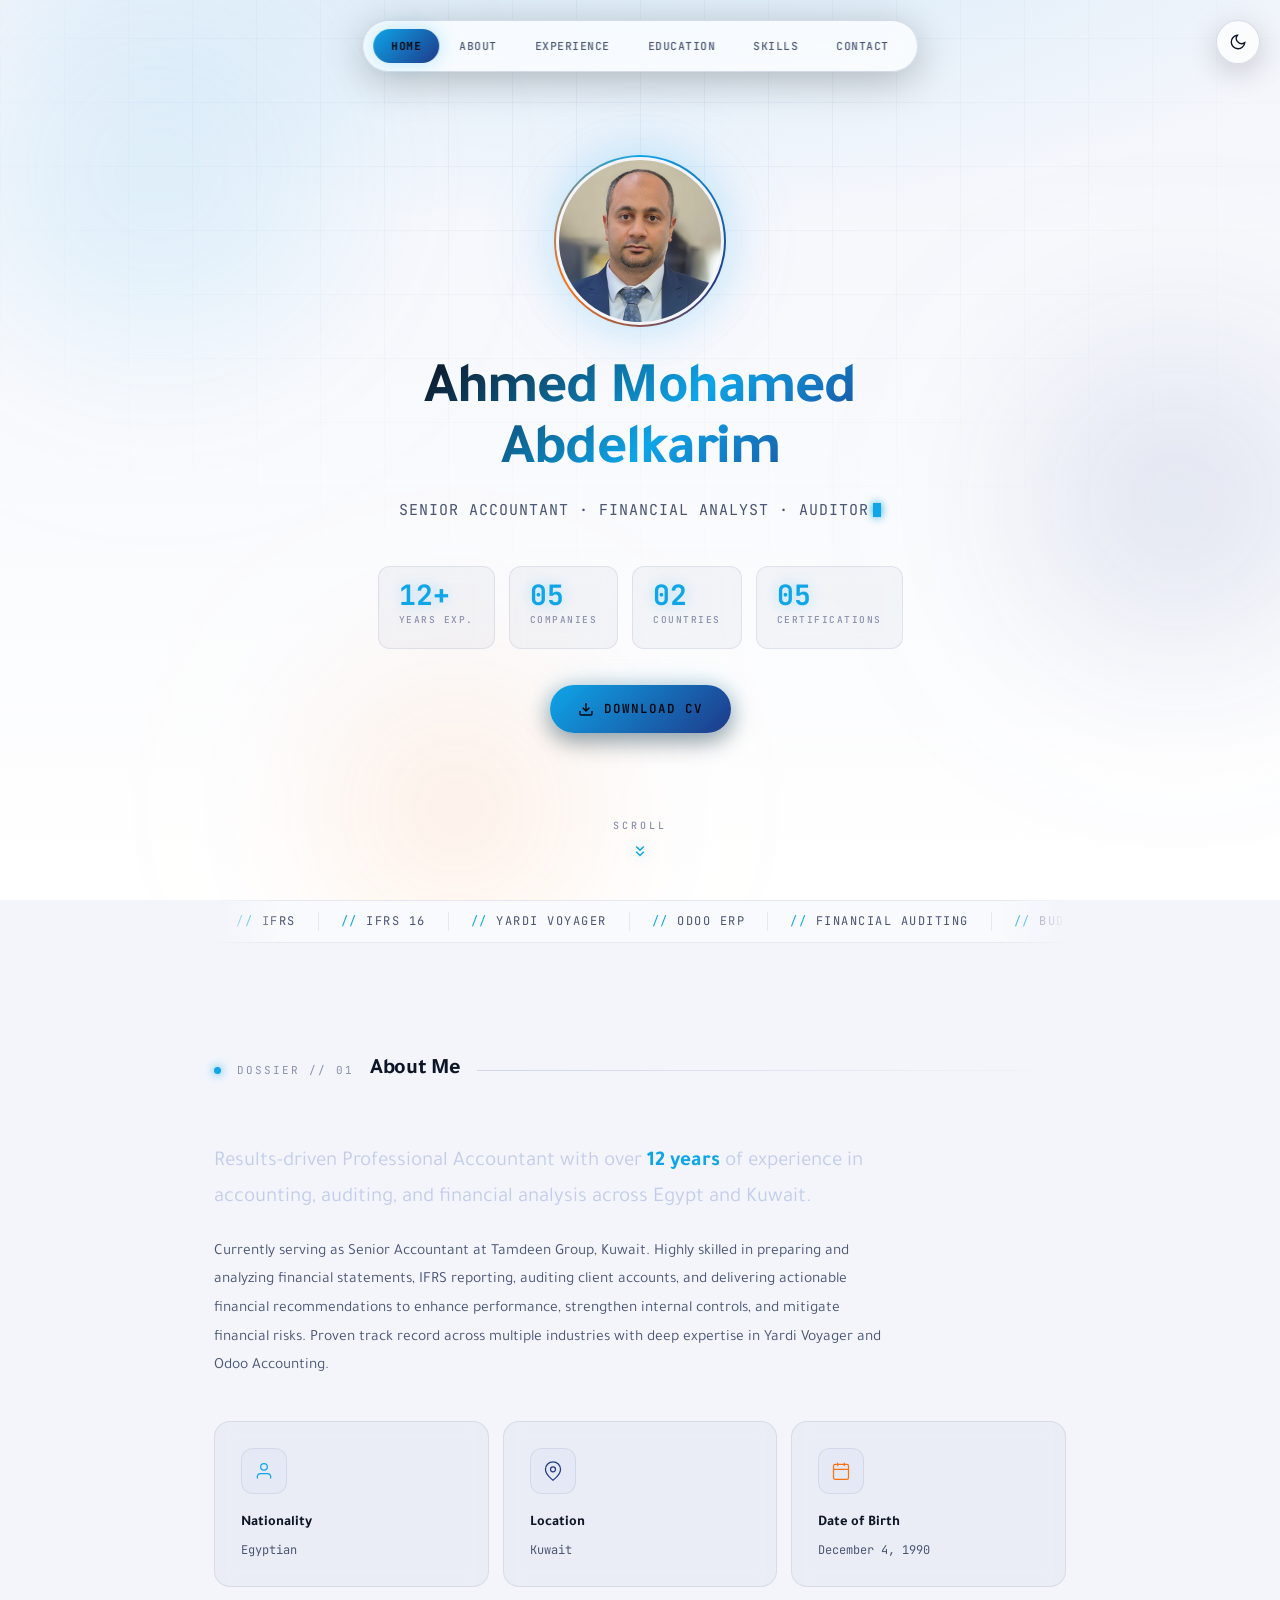
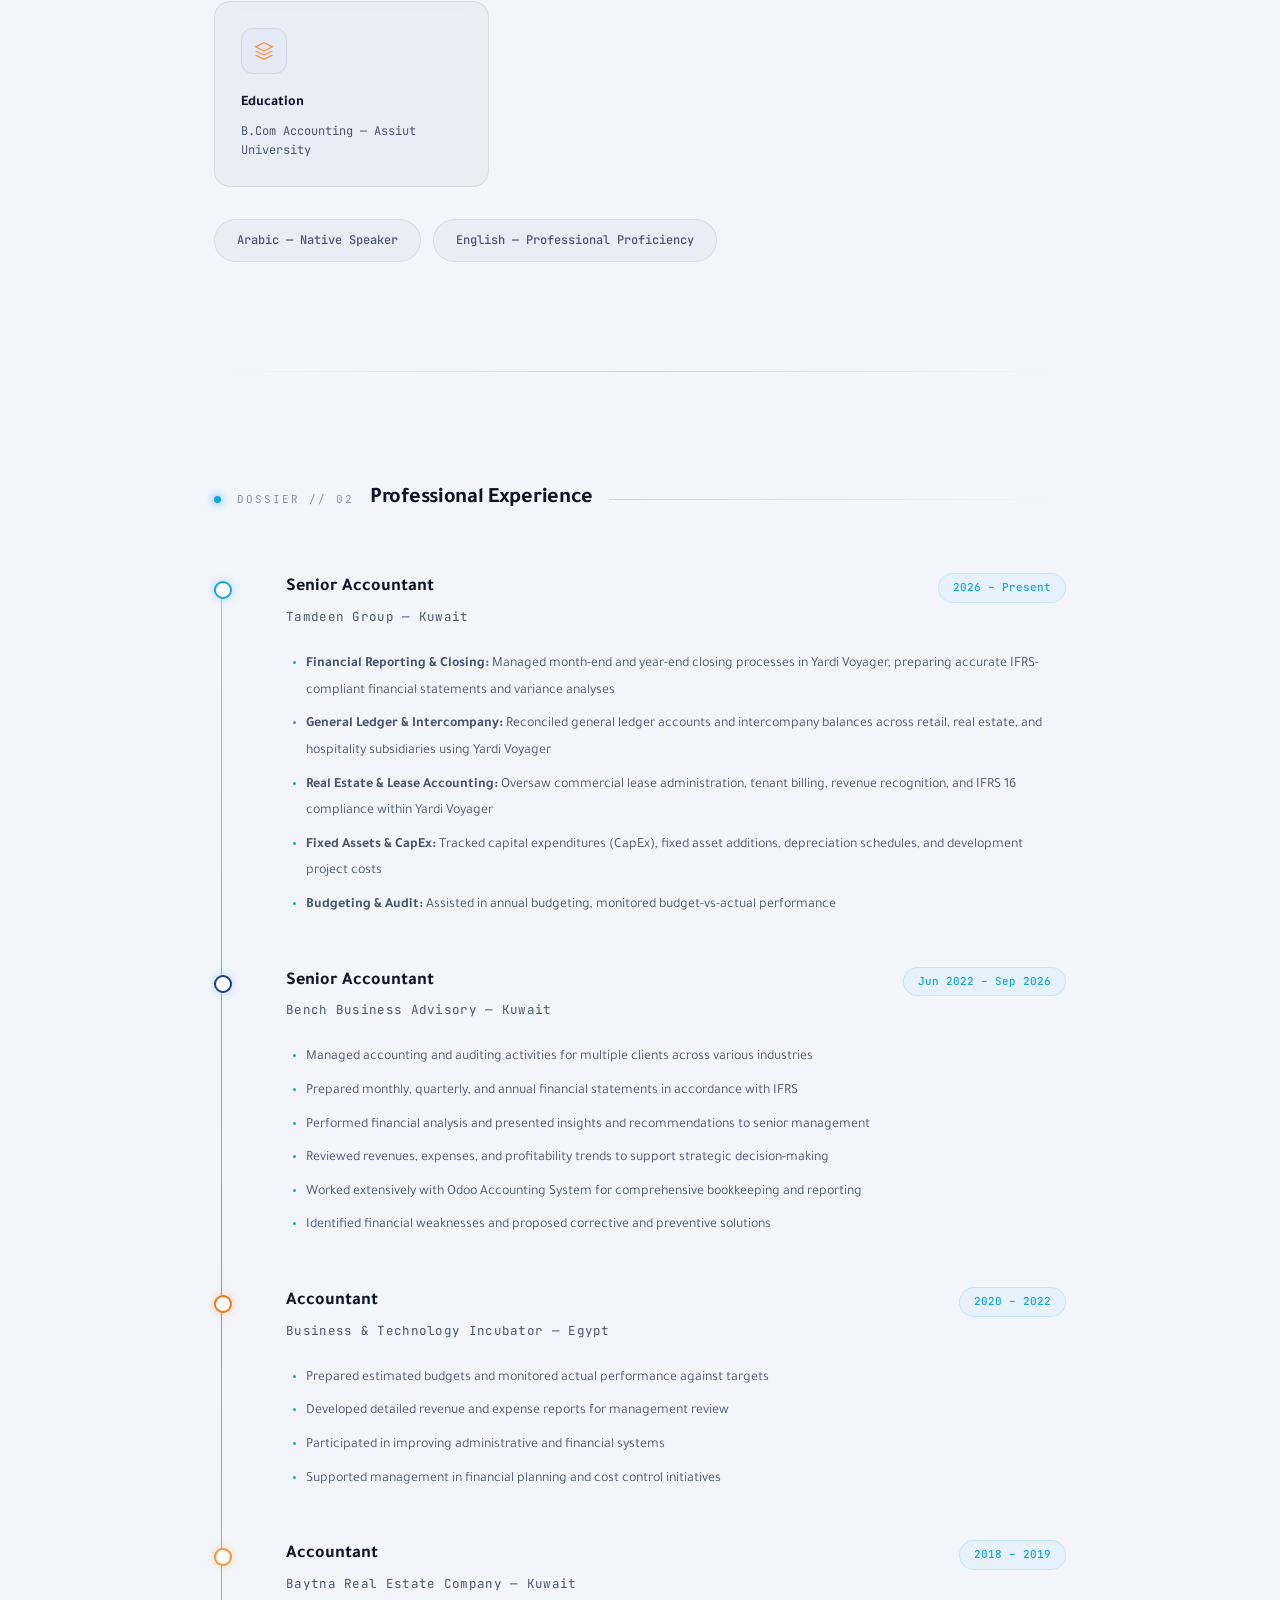
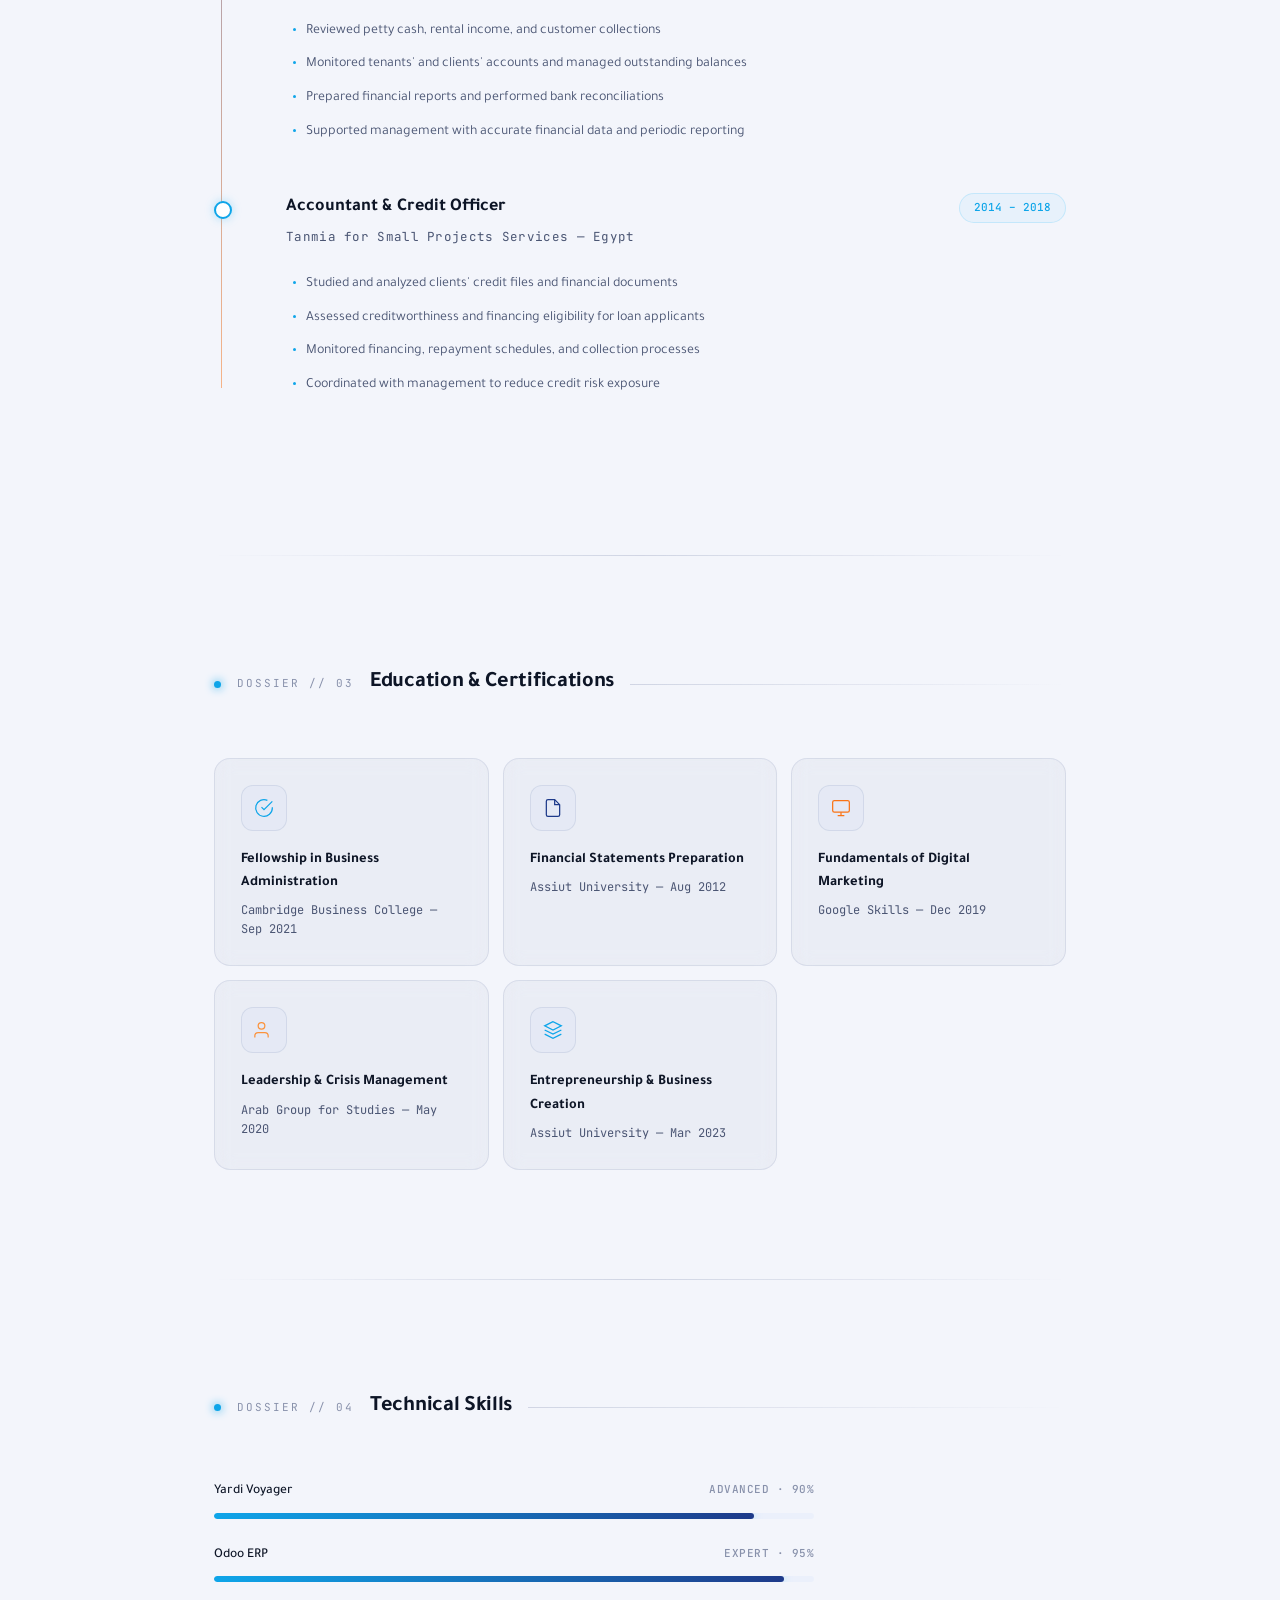
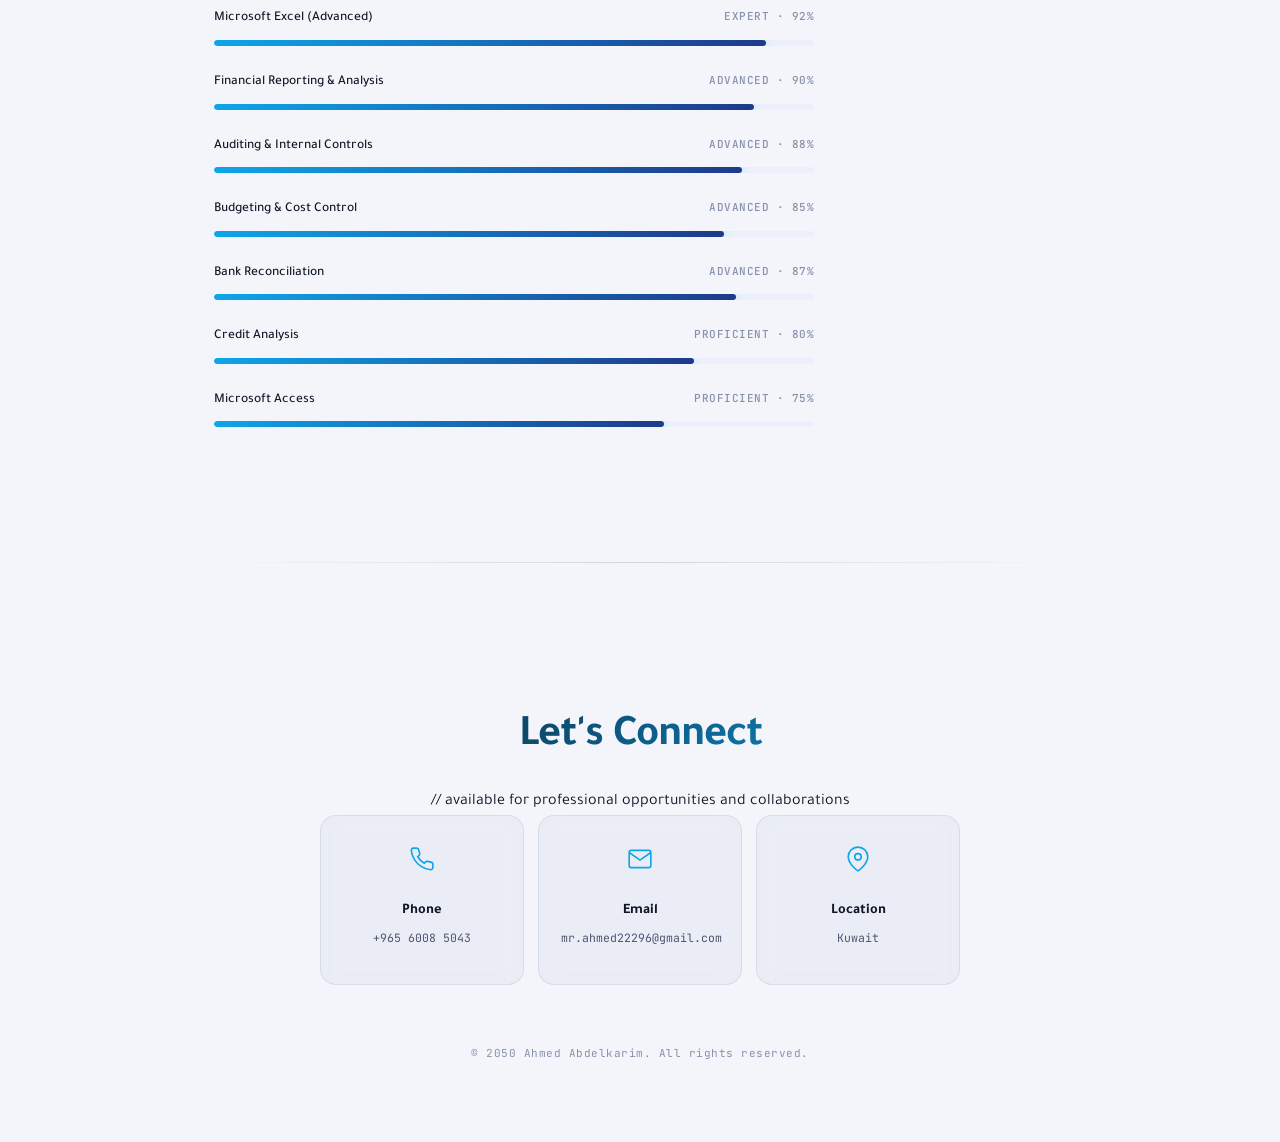
<file: index.html>
<!DOCTYPE html>
<html lang="en">
<head>
<meta charset="UTF-8">
<meta name="viewport" content="width=device-width, initial-scale=1.0">
<title>أحمد عبدالكريم | محاسب أول</title>
<meta name="description" content="الموقع الشخصي لأحمد عبدالكريم، محاسب أول: الخبرات والمهارات والتواصل.">
<link rel="preconnect" href="https://fonts.googleapis.com">
<link rel="preconnect" href="https://fonts.gstatic.com" crossorigin>
<link href="https://fonts.googleapis.com/css2?family=Tajawal:wght@300;400;500;700;800;900&family=Space+Grotesk:wght@500;600;700&family=Inter:wght@300;400;500;600;700&family=JetBrains+Mono:wght@400;500;600;700&display=swap" rel="stylesheet">
<script>try{if(localStorage.getItem('site-theme')==='dark'){document.documentElement.setAttribute('data-theme','dark');}}catch(e){}</script>
<style>
  :root{
    /* ===== Light theme (default) ===== */
    --void:#f3f5fb;
    --void2:#ffffff;
    --panel:rgba(20,30,80,0.035);
    --panel-hover:rgba(20,30,80,0.065);
    --border:rgba(30,50,110,0.16);
    --border-soft:rgba(30,50,110,0.09);
    --cyan:#0ea5e9;
    --violet:#1e3a8a;
    --magenta:#f97316;
    --gold:#fb923c;
    --text:#0d1526;
    --text-dim:#4a5573;
    --text-dimmer:#8891ab;
    --nav-bg:rgba(255,255,255,0.72);
    --ticker-bg:rgba(255,255,255,0.5);
    --top-glow:rgba(14,165,233,0.12);
    --grid-line:rgba(30,60,140,0.05);
    --heading-a:#0d1526;
    --blob-blend:multiply;
    --blob-opacity:0.14;
    --font-display:'Tajawal','Space Grotesk', sans-serif;
    --font-body:'Tajawal','Inter', -apple-system, BlinkMacSystemFont, sans-serif;
    --font-mono:'JetBrains Mono', monospace;
  }
  html[data-theme="dark"]{
    --void:#04060d;
    --void2:#080c18;
    --panel:rgba(150,180,255,0.045);
    --panel-hover:rgba(150,180,255,0.08);
    --border:rgba(140,180,255,0.16);
    --border-soft:rgba(140,180,255,0.09);
    --cyan:#38bdf8;
    --violet:#60a5fa;
    --magenta:#fb923c;
    --gold:#fbbf24;
    --text:#e9f0ff;
    --text-dim:#8b96b8;
    --text-dimmer:#525d80;
    --nav-bg:rgba(10,14,28,0.6);
    --ticker-bg:rgba(10,14,28,0.4);
    --top-glow:#0d1230;
    --grid-line:rgba(140,180,255,0.06);
    --heading-a:#ffffff;
    --blob-blend:screen;
    --blob-opacity:0.35;
  }
  *{margin:0;padding:0;box-sizing:border-box;}
  html{scroll-behavior:smooth;}
  body{
    font-family:var(--font-body);
    background:var(--void);
    color:var(--text);
    line-height:1.6;
    -webkit-font-smoothing:antialiased;
    overflow-x:hidden;
    transition:background 0.4s ease, color 0.4s ease;
  }
  ::selection{background:var(--violet);color:#fff;}

  /* ===== Theme toggle ===== */
  .theme-toggle{position:fixed;top:20px;right:20px;z-index:1001;width:44px;height:44px;
    border-radius:50%;background:var(--nav-bg);border:1px solid var(--border);
    backdrop-filter:blur(20px) saturate(1.4);display:flex;align-items:center;justify-content:center;
    cursor:pointer;color:var(--text);box-shadow:0 8px 30px rgba(0,0,0,0.18);transition:all 0.3s ease;}
  .theme-toggle:hover{border-color:var(--cyan);box-shadow:0 0 20px rgba(14,165,233,0.25), 0 8px 30px rgba(0,0,0,0.18);}
  .theme-toggle svg{width:18px;height:18px;stroke:currentColor;stroke-width:1.8;}
  @media (max-width:480px){.theme-toggle{top:14px;right:14px;width:38px;height:38px;}.theme-toggle svg{width:16px;height:16px;}}

  /* ===== Reduced motion ===== */
  @media (prefers-reduced-motion: reduce){
    *, *::before, *::after{
      animation-duration:0.01ms !important;
      animation-iteration-count:1 !important;
      transition-duration:0.01ms !important;
      scroll-behavior:auto !important;
    }
  }

  /* ===== Animated backdrop ===== */
  .bg-fixed{position:fixed;inset:0;z-index:0;pointer-events:none;overflow:hidden;background:
      radial-gradient(ellipse 100% 60% at 50% -10%, var(--top-glow) 0%, transparent 60%),
      linear-gradient(180deg,var(--void) 0%, var(--void2) 100%);}
  .bg-grid{position:absolute;inset:-10% -10%;
    background-image:linear-gradient(var(--grid-line) 1px, transparent 1px),
      linear-gradient(90deg, var(--grid-line) 1px, transparent 1px);
    background-size:64px 64px;
    mask-image:radial-gradient(ellipse 70% 60% at 50% 20%, #000 0%, transparent 75%);
    -webkit-mask-image:radial-gradient(ellipse 70% 60% at 50% 20%, #000 0%, transparent 75%);
    animation:grid-drift 60s linear infinite;}
  @keyframes grid-drift{from{background-position:0 0,0 0;}to{background-position:64px 128px,64px 128px;}}
  .blob{position:absolute;border-radius:50%;filter:blur(70px);opacity:var(--blob-opacity);mix-blend-mode:var(--blob-blend);}
  .blob-1{width:520px;height:520px;top:-10%;left:-8%;background:radial-gradient(circle,var(--cyan),transparent 70%);animation:drift1 22s ease-in-out infinite;}
  .blob-2{width:460px;height:460px;top:30%;right:-10%;background:radial-gradient(circle,var(--violet),transparent 70%);animation:drift2 26s ease-in-out infinite;}
  .blob-3{width:400px;height:400px;bottom:-12%;left:20%;background:radial-gradient(circle,var(--magenta),transparent 70%);animation:drift3 30s ease-in-out infinite;}
  @keyframes drift1{0%,100%{transform:translate(0,0) scale(1);}50%{transform:translate(80px,60px) scale(1.2);}}
  @keyframes drift2{0%,100%{transform:translate(0,0) scale(1);}50%{transform:translate(-70px,50px) scale(1.15);}}
  @keyframes drift3{0%,100%{transform:translate(0,0) scale(1);}50%{transform:translate(50px,-70px) scale(1.25);}}

  /* ===== Nav ===== */
  .cv-nav{
    position:fixed;top:20px;left:50%;transform:translateX(-50%);z-index:1000;
    background:var(--nav-bg);backdrop-filter:blur(20px) saturate(1.4);
    border:1px solid var(--border);border-radius:50px;
    padding:8px 10px;display:flex;gap:2px;
    box-shadow:0 8px 40px rgba(0,0,0,0.25), inset 0 1px 0 rgba(255,255,255,0.04);
    transition:all 0.3s ease;
  }
  .cv-nav.scrolled{top:12px;padding:6px 8px;}
  .cv-nav button{
    padding:10px 18px;border-radius:40px;border:none;background:transparent;
    font-family:var(--font-mono);font-size:11px;font-weight:500;letter-spacing:0.5px;
    color:var(--text-dim);cursor:pointer;text-transform:uppercase;
    transition:all 0.25s ease;white-space:nowrap;
  }
  .cv-nav button:hover{color:var(--cyan);}
  .cv-nav button.active{background:linear-gradient(135deg,var(--cyan),var(--violet));color:#05070f;font-weight:700;box-shadow:0 0 18px rgba(56,189,248,0.35);}

  /* ===== Ticker ===== */
  .ticker{position:relative;z-index:1;width:100%;overflow:hidden;border-top:1px solid var(--border-soft);border-bottom:1px solid var(--border-soft);
    background:var(--ticker-bg);padding:11px 0;
    mask-image:linear-gradient(90deg, transparent, #000 8%, #000 92%, transparent);
    -webkit-mask-image:linear-gradient(90deg, transparent, #000 8%, #000 92%, transparent);}
  .ticker-track{display:flex;width:max-content;animation:ticker-scroll 34s linear infinite;}
  @keyframes ticker-scroll{from{transform:translateX(0);}to{transform:translateX(-50%);}}
  .ticker-item{font-family:var(--font-mono);font-size:12px;letter-spacing:1.5px;color:var(--text-dim);
    text-transform:uppercase;padding:0 22px;white-space:nowrap;border-right:1px solid var(--border-soft);}
  .ticker-item span{color:var(--cyan);}

  /* ===== Content Wrapper ===== */
  .cv-content{position:relative;z-index:1;max-width:900px;margin:0 auto;padding:0 24px;}

  /* ===== Hero ===== */
  .hero-pro{min-height:100vh;display:flex;flex-direction:column;justify-content:center;align-items:center;text-align:center;position:relative;padding:120px 24px 80px;}
  .holo-ring{width:172px;height:172px;position:relative;margin-bottom:36px;}
  .holo-ring .ring-spin{position:absolute;inset:0;border-radius:50%;
    background:conic-gradient(from 0deg, var(--cyan), var(--violet), var(--magenta), var(--cyan));
    padding:2px;animation:spin-slow 18s linear infinite;
    box-shadow:0 0 40px rgba(56,189,248,0.25), 0 0 80px rgba(96,165,250,0.15);}
  @keyframes spin-slow{from{transform:rotate(0deg);}to{transform:rotate(360deg);}}
  .holo-ring .ring-inner{width:100%;height:100%;border-radius:50%;background:var(--void2);
    display:flex;align-items:center;justify-content:center;overflow:hidden;
    border:3px solid var(--void);position:relative;}
  .holo-ring .ring-inner img{width:100%;height:100%;object-fit:cover;filter:saturate(1.05) contrast(1.03);}
  .holo-ring .ring-inner::after{content:'';position:absolute;inset:0;border-radius:50%;
    background:linear-gradient(180deg, transparent 55%, rgba(56,189,248,0.14) 100%);pointer-events:none;}
  .orbit{position:absolute;inset:-30px;animation:orbit-spin 40s linear infinite;}
  @keyframes orbit-spin{from{transform:rotate(0deg);}to{transform:rotate(360deg);}}
  .orbit-tag{position:absolute;top:50%;left:50%;transform-origin:0 0;font-family:var(--font-mono);
    font-size:9px;letter-spacing:1px;color:var(--cyan);background:rgba(6,10,20,0.85);
    border:1px solid var(--border);padding:4px 8px;border-radius:20px;white-space:nowrap;
    animation:counter-spin 40s linear infinite;box-shadow:0 0 12px rgba(56,189,248,0.2);}
  @keyframes counter-spin{from{transform:rotate(0deg) translate(0,0) rotate(0deg);}to{transform:rotate(-360deg) translate(0,0) rotate(0deg);}}
  .ot-1{transform:rotate(30deg) translate(112px) rotate(-30deg);}
  .ot-2{transform:rotate(150deg) translate(112px) rotate(-150deg);color:var(--violet);}
  .ot-3{transform:rotate(270deg) translate(112px) rotate(-270deg);color:var(--magenta);}

  .hero-pro h1{font-family:var(--font-display);font-size:58px;font-weight:700;margin:0 0 12px;
    letter-spacing:-1.5px;line-height:1.06;
    background:linear-gradient(135deg,var(--heading-a) 0%, var(--cyan) 55%, var(--violet) 100%);
    -webkit-background-clip:text;-webkit-text-fill-color:transparent;background-clip:text;}
  .hero-pro .tagline{font-family:var(--font-mono);font-size:15px;color:var(--text-dim);
    margin-bottom:44px;letter-spacing:1px;text-transform:uppercase;}
  .hero-pro .tagline .cursor{display:inline-block;width:8px;height:14px;background:var(--cyan);
    margin-left:4px;vertical-align:-2px;animation:blink 1.1s steps(1) infinite;box-shadow:0 0 8px var(--cyan);}
  @keyframes blink{0%,49%{opacity:1;}50%,100%{opacity:0;}}

  .hero-stats{display:flex;gap:14px;margin-bottom:36px;flex-wrap:wrap;justify-content:center;}
  .hero-stat{text-align:left;background:var(--panel);border:1px solid var(--border-soft);
    border-radius:12px;padding:14px 20px;backdrop-filter:blur(10px);min-width:104px;}
  .hero-stat .num{font-family:var(--font-mono);font-size:28px;font-weight:700;display:block;line-height:1;color:var(--cyan);text-shadow:0 0 16px rgba(56,189,248,0.4);}
  .hero-stat .label{font-family:var(--font-mono);font-size:9.5px;color:var(--text-dimmer);margin-top:8px;
    text-transform:uppercase;letter-spacing:1.5px;font-weight:500;}

  .btn-download{display:inline-flex;align-items:center;gap:10px;font-family:var(--font-mono);
    font-size:12.5px;font-weight:600;letter-spacing:1px;text-transform:uppercase;color:#05070f;
    background:linear-gradient(135deg,var(--cyan),var(--violet));border:none;border-radius:40px;
    padding:14px 28px;cursor:pointer;text-decoration:none;margin-bottom:52px;
    box-shadow:0 0 24px rgba(56,189,248,0.25), 0 8px 24px rgba(0,0,0,0.4);
    transition:all 0.3s ease;}
  .btn-download:hover{transform:translateY(-3px);box-shadow:0 0 34px rgba(56,189,248,0.4), 0 12px 30px rgba(0,0,0,0.5);}
  .btn-download svg{width:16px;height:16px;stroke:#05070f;stroke-width:2.2;}

  .scroll-hint{position:absolute;bottom:40px;left:50%;transform:translateX(-50%);
    display:flex;flex-direction:column;align-items:center;gap:8px;color:var(--text-dimmer);
    font-family:var(--font-mono);font-size:10px;letter-spacing:3px;font-weight:500;
    animation:bounce 2.5s infinite ease-in-out;}
  @keyframes bounce{0%,20%,50%,80%,100%{transform:translateX(-50%) translateY(0);}40%{transform:translateX(-50%) translateY(-10px);}60%{transform:translateX(-50%) translateY(-5px);}}
  .scroll-hint svg{stroke:var(--cyan);filter:drop-shadow(0 0 6px rgba(56,189,248,0.5));}

  /* ===== Section Styling ===== */
  .section-pro{padding:110px 0;position:relative;}
  .section-pro:not(:last-child)::after{content:'';position:absolute;bottom:0;left:0;right:0;height:1px;
    background:linear-gradient(90deg, transparent, var(--border), transparent);}
  .section-header{display:flex;align-items:center;gap:16px;margin-bottom:56px;}
  .section-header .dot{width:7px;height:7px;border-radius:50%;background:var(--cyan);flex-shrink:0;
    box-shadow:0 0 10px var(--cyan);animation:pulse-dot 2.2s ease-in-out infinite;}
  @keyframes pulse-dot{0%,100%{opacity:1;transform:scale(1);}50%{opacity:0.4;transform:scale(0.7);}}
  .section-header .eyebrow{font-family:var(--font-mono);font-size:11px;color:var(--text-dimmer);letter-spacing:2px;text-transform:uppercase;white-space:nowrap;}
  .section-header h2{font-family:var(--font-display);font-size:22px;font-weight:600;color:var(--text);margin:0;white-space:nowrap;letter-spacing:-0.3px;}
  .section-header .line{flex:1;height:1px;background:linear-gradient(90deg, var(--border), transparent);}

  /* ===== About ===== */
  .about-text{max-width:680px;}
  .about-text .lead{font-size:21px;line-height:1.7;color:#c3cdea;margin-bottom:22px;font-weight:400;}
  .about-text .lead strong{color:var(--cyan);font-weight:600;}
  .about-text .sub{font-size:15.5px;line-height:1.85;color:var(--text-dim);margin-bottom:40px;}

  .cards-grid{display:grid;grid-template-columns:repeat(auto-fill, minmax(230px, 1fr));gap:14px;}
  .info-card{background:var(--panel);border:1px solid var(--border-soft);border-radius:16px;
    padding:26px;transition:all 0.35s cubic-bezier(0.25,0.46,0.45,0.94);position:relative;
    overflow:hidden;backdrop-filter:blur(10px);}
  .info-card::before{content:'';position:absolute;top:0;left:0;right:0;height:2px;
    background:linear-gradient(90deg,var(--cyan),var(--violet));transform:scaleX(0);transform-origin:left;
    transition:transform 0.35s cubic-bezier(0.25,0.46,0.45,0.94);}
  .info-card:hover{transform:translateY(-5px);background:var(--panel-hover);border-color:var(--border);
    box-shadow:0 16px 48px rgba(56,189,248,0.08);}
  .info-card:hover::before{transform:scaleX(1);}
  .info-card .icon-wrap{width:46px;height:46px;border-radius:12px;background:rgba(140,180,255,0.06);
    border:1px solid var(--border-soft);display:flex;align-items:center;justify-content:center;
    margin-bottom:18px;transition:all 0.3s;}
  .info-card .icon-wrap svg{width:20px;height:20px;stroke:var(--cyan);transition:stroke 0.3s;}
  .info-card:nth-child(4n+2) .icon-wrap svg{stroke:var(--violet);}
  .info-card:nth-child(4n+3) .icon-wrap svg{stroke:var(--magenta);}
  .info-card:nth-child(4n+4) .icon-wrap svg{stroke:var(--gold);}
  .info-card:hover .icon-wrap{box-shadow:0 0 16px currentColor;border-color:currentColor;}
  .info-card h4{font-family:var(--font-display);font-size:14.5px;font-weight:600;margin:0 0 6px;color:var(--text);}
  .info-card p{font-family:var(--font-mono);font-size:12px;color:var(--text-dim);margin:0;line-height:1.6;}

  .lang-pills{display:flex;gap:12px;flex-wrap:wrap;margin-top:32px;}
  .lang-pill{padding:11px 22px;border:1px solid var(--border-soft);border-radius:40px;
    font-family:var(--font-mono);font-size:12px;background:var(--panel);color:var(--text-dim);
    font-weight:500;transition:all 0.25s;}
  .lang-pill:hover{border-color:var(--cyan);color:var(--cyan);box-shadow:0 0 14px rgba(56,189,248,0.2);}

  /* ===== Timeline ===== */
  .timeline{position:relative;padding-left:36px;}
  .timeline::before{content:'';position:absolute;left:7px;top:10px;bottom:10px;width:1px;
    background:linear-gradient(180deg,var(--cyan),var(--violet),var(--magenta));opacity:0.5;}
  .timeline-item{position:relative;margin-bottom:48px;padding-left:36px;}
  .timeline-item::before{content:'';position:absolute;left:-36px;top:8px;width:14px;height:14px;
    border-radius:50%;background:var(--void2);border:2.5px solid var(--cyan);z-index:2;
    transition:all 0.3s ease;box-shadow:0 0 10px rgba(56,189,248,0.4);}
  .timeline-item:nth-child(2)::before{border-color:var(--violet);box-shadow:0 0 10px rgba(96,165,250,0.4);}
  .timeline-item:nth-child(3)::before{border-color:var(--magenta);box-shadow:0 0 10px rgba(251,146,60,0.4);}
  .timeline-item:nth-child(4)::before{border-color:var(--gold);box-shadow:0 0 10px rgba(251,191,36,0.4);}
  .timeline-item:hover::before{transform:scale(1.3);}
  .timeline-header{display:flex;justify-content:space-between;align-items:flex-start;margin-bottom:10px;flex-wrap:wrap;gap:10px;}
  .timeline-title{font-family:var(--font-display);font-size:18px;font-weight:600;margin:0;color:var(--text);}
  .timeline-company{font-family:var(--font-mono);font-size:12.5px;color:var(--text-dim);margin:5px 0 14px;letter-spacing:0.3px;}
  .timeline-date{font-family:var(--font-mono);font-size:11px;color:var(--cyan);background:rgba(56,189,248,0.06);
    border:1px solid rgba(56,189,248,0.2);padding:5px 14px;border-radius:20px;font-weight:500;white-space:nowrap;}
  .timeline-desc{color:var(--text-dim);font-size:14px;line-height:1.9;}
  .timeline-desc ul{margin:0;padding-left:20px;}
  .timeline-desc li{margin-bottom:7px;}
  .timeline-desc li::marker{color:var(--cyan);}

  /* ===== Skills ===== */
  .skill-bar{margin-bottom:26px;}
  .skill-bar-header{display:flex;justify-content:space-between;margin-bottom:10px;font-size:13.5px;}
  .skill-bar-header span:first-child{font-weight:500;color:var(--text);}
  .skill-bar-header span:last-child{font-family:var(--font-mono);color:var(--text-dimmer);font-weight:500;font-size:11px;letter-spacing:0.5px;}
  .skill-bar-track{height:6px;background:rgba(140,180,255,0.07);border-radius:3px;overflow:hidden;}
  .skill-bar-fill{height:100%;background:linear-gradient(90deg,var(--cyan),var(--violet));border-radius:3px;
    width:0;transition:width 1.3s cubic-bezier(0.25,0.46,0.45,0.94);box-shadow:0 0 10px rgba(56,189,248,0.4);}

  /* ===== Contact ===== */
  .contact-section{text-align:center;padding:140px 24px 80px;}
  .contact-section h2{font-family:var(--font-display);font-size:44px;font-weight:700;margin:0 0 16px;
    letter-spacing:-1px;background:linear-gradient(135deg,var(--heading-a), var(--cyan));-webkit-background-clip:text;-webkit-text-fill-color:transparent;}
  .contact-section>p{font-family:var(--font-mono);font-size:14px;color:var(--text-dim);margin-bottom:48px;letter-spacing:0.3px;}
  .contact-grid{display:grid;grid-template-columns:repeat(auto-fill, minmax(200px, 1fr));gap:14px;max-width:640px;margin:0 auto 48px;}
  .contact-card{padding:30px 22px;border:1px solid var(--border-soft);border-radius:16px;background:var(--panel);
    cursor:pointer;transition:all 0.35s ease;text-decoration:none;color:inherit;display:block;backdrop-filter:blur(10px);}
  .contact-card:hover{background:var(--panel-hover);border-color:var(--cyan);transform:translateY(-4px);
    box-shadow:0 16px 40px rgba(56,189,248,0.15);}
  .contact-card svg{width:26px;height:26px;margin-bottom:16px;stroke:var(--cyan);transition:all 0.35s;
    filter:drop-shadow(0 0 0 transparent);}
  .contact-card:hover svg{filter:drop-shadow(0 0 8px rgba(56,189,248,0.6));}
  .contact-card h4{font-family:var(--font-display);font-size:14.5px;font-weight:600;margin:0 0 5px;color:var(--text);}
  .contact-card span{font-family:var(--font-mono);font-size:11.5px;color:var(--text-dim);}
  .footer-note{font-family:var(--font-mono);font-size:11px;color:var(--text-dimmer);margin-top:60px;letter-spacing:0.5px;}

  /* ===== Scroll Reveal ===== */
  .reveal{opacity:0;transform:translateY(40px);transition:all 0.7s cubic-bezier(0.25,0.46,0.45,0.94);}
  .reveal.visible{opacity:1;transform:translateY(0);}

  :focus-visible{outline:2px solid var(--cyan);outline-offset:3px;border-radius:4px;}

  /* ===== Responsive ===== */
  @media (max-width:768px){
    .hero-pro h1{font-size:36px;letter-spacing:-0.8px;}
    .hero-stats{gap:10px;}
    .hero-stat{padding:11px 14px;min-width:80px;}
    .hero-stat .num{font-size:22px;}
    .section-pro{padding:64px 0;}
    .contact-section h2{font-size:32px;}
    .cv-nav{padding:6px 8px;gap:1px;max-width:92vw;overflow-x:auto;}
    .cv-nav button{padding:8px 12px;font-size:10px;}
    .timeline-header{flex-direction:column;}
    .cards-grid{grid-template-columns:1fr;}
    .holo-ring{width:140px;height:140px;}
    .orbit-tag{font-size:8px;}
  }
  @media (max-width:480px){
    .hero-pro h1{font-size:28px;}
    .hero-pro .tagline{font-size:12px;}
  }
</style>
</head>
<body>

<div class="bg-fixed">
  <div class="bg-grid"></div>
  <div class="blob blob-1"></div>
  <div class="blob blob-2"></div>
  <div class="blob blob-3"></div>
</div>

<button class="theme-toggle" id="themeToggle" aria-label="Toggle theme"></button>

<!-- Sticky Navigation -->
<nav class="cv-nav" id="mainNav">
  <button onclick="scrollToSec('hero')" class="active" id="nav-hero">Home</button>
  <button onclick="scrollToSec('about')" id="nav-about">About</button>
  <button onclick="scrollToSec('exp')" id="nav-exp">Experience</button>
  <button onclick="scrollToSec('certs')" id="nav-certs">Education</button>
  <button onclick="scrollToSec('skills')" id="nav-skills">Skills</button>
  <button onclick="scrollToSec('contact')" id="nav-contact">Contact</button>
</nav>

<div class="cv-content">

  <!-- ========== HERO ========== -->
  <section class="hero-pro" id="hero">
    <div class="holo-ring">
      <div class="ring-spin"><div class="ring-inner"><img src="[data-uri]" alt="Ahmed Mohamed Abdelkarim"></div></div>
      <div class="orbit">
      </div>
    </div>
    <h1>Ahmed Mohamed<br>Abdelkarim</h1>
    <p class="tagline">Senior Accountant · Financial Analyst · Auditor<span class="cursor"></span></p>
    <div class="hero-stats">
      <div class="hero-stat"><span class="num">12+</span><span class="label">Years Exp.</span></div>
      <div class="hero-stat"><span class="num">05</span><span class="label">Companies</span></div>
      <div class="hero-stat"><span class="num">02</span><span class="label">Countries</span></div>
      <div class="hero-stat"><span class="num">05</span><span class="label">Certifications</span></div>
    </div>
    <a href="[data-uri]" download="Ahmed_Abdelkarim_CV.pdf" class="btn-download">
      <svg viewBox="0 0 24 24" fill="none" stroke="currentColor"><path d="M21 15v4a2 2 0 0 1-2 2H5a2 2 0 0 1-2-2v-4"/><polyline points="7 10 12 15 17 10"/><line x1="12" y1="15" x2="12" y2="3"/></svg>
      Download CV
    </a>
    <div class="scroll-hint">
      <span>SCROLL</span>
      <svg width="18" height="18" viewBox="0 0 24 24" fill="none" stroke="currentColor" stroke-width="2">
        <path d="M7 13l5 5 5-5M7 6l5 5 5-5"/>
      </svg>
    </div>
  </section>

  <!-- ========== TICKER ========== -->
  <div class="ticker">
    <div class="ticker-track" id="tickerTrack"></div>
  </div>

  <!-- ========== ABOUT ========== -->
  <section class="section-pro" id="about">
    <div class="section-header reveal"><span class="dot"></span><span class="eyebrow">DOSSIER // 01</span><h2>About Me</h2><div class="line"></div></div>

    <div class="about-text reveal">
      <p class="lead">
        Results-driven Professional Accountant with over <strong>12 years</strong> of experience in accounting, auditing, and financial analysis across Egypt and Kuwait.
      </p>
      <p class="sub">
        Currently serving as Senior Accountant at Tamdeen Group, Kuwait. Highly skilled in preparing and analyzing financial statements, IFRS reporting, auditing client accounts, and delivering actionable financial recommendations to enhance performance, strengthen internal controls, and mitigate financial risks. Proven track record across multiple industries with deep expertise in Yardi Voyager and Odoo Accounting.
      </p>
    </div>

    <div class="cards-grid reveal">
      <div class="info-card">
        <div class="icon-wrap"><svg viewBox="0 0 24 24" fill="none" stroke="currentColor" stroke-width="1.5"><path d="M20 21v-2a4 4 0 0 0-4-4H8a4 4 0 0 0-4 4v2"/><circle cx="12" cy="7" r="4"/></svg></div>
        <h4>Nationality</h4><p>Egyptian</p>
      </div>
      <div class="info-card">
        <div class="icon-wrap"><svg viewBox="0 0 24 24" fill="none" stroke="currentColor" stroke-width="1.5"><path d="M21 10c0 7-9 13-9 13s-9-6-9-13a9 9 0 0 1 18 0z"/><circle cx="12" cy="10" r="3"/></svg></div>
        <h4>Location</h4><p>Kuwait</p>
      </div>
      <div class="info-card">
        <div class="icon-wrap"><svg viewBox="0 0 24 24" fill="none" stroke="currentColor" stroke-width="1.5"><rect x="3" y="4" width="18" height="18" rx="2"/><line x1="16" y1="2" x2="16" y2="6"/><line x1="8" y1="2" x2="8" y2="6"/><line x1="3" y1="10" x2="21" y2="10"/></svg></div>
        <h4>Date of Birth</h4><p>December 4, 1990</p>
      </div>
      <div class="info-card">
        <div class="icon-wrap"><svg viewBox="0 0 24 24" fill="none" stroke="currentColor" stroke-width="1.5"><path d="M12 2L2 7l10 5 10-5-10-5z"/><path d="M2 17l10 5 10-5"/><path d="M2 12l10 5 10-5"/></svg></div>
        <h4>Education</h4><p>B.Com Accounting — Assiut University</p>
      </div>
    </div>

    <div class="lang-pills reveal">
      <span class="lang-pill">Arabic — Native Speaker</span>
      <span class="lang-pill">English — Professional Proficiency</span>
    </div>
  </section>

  <!-- ========== EXPERIENCE ========== -->
  <section class="section-pro" id="exp">
    <div class="section-header reveal"><span class="dot"></span><span class="eyebrow">DOSSIER // 02</span><h2>Professional Experience</h2><div class="line"></div></div>

    <div class="timeline">
      <div class="timeline-item reveal">
        <div class="timeline-header">
          <div><h3 class="timeline-title">Senior Accountant</h3><div class="timeline-company">Tamdeen Group — Kuwait</div></div>
          <span class="timeline-date">2026 – Present</span>
        </div>
        <div class="timeline-desc"><ul>
          <li><strong>Financial Reporting & Closing:</strong> Managed month-end and year-end closing processes in Yardi Voyager, preparing accurate IFRS-compliant financial statements and variance analyses</li>
          <li><strong>General Ledger & Intercompany:</strong> Reconciled general ledger accounts and intercompany balances across retail, real estate, and hospitality subsidiaries using Yardi Voyager</li>
          <li><strong>Real Estate & Lease Accounting:</strong> Oversaw commercial lease administration, tenant billing, revenue recognition, and IFRS 16 compliance within Yardi Voyager</li>
          <li><strong>Fixed Assets & CapEx:</strong> Tracked capital expenditures (CapEx), fixed asset additions, depreciation schedules, and development project costs</li>
          <li><strong>Budgeting & Audit:</strong> Assisted in annual budgeting, monitored budget-vs-actual performance</li>
        </ul></div>
      </div>

      <div class="timeline-item reveal">
        <div class="timeline-header">
          <div><h3 class="timeline-title">Senior Accountant</h3><div class="timeline-company">Bench Business Advisory — Kuwait</div></div>
          <span class="timeline-date">Jun 2022 – Sep 2026</span>
        </div>
        <div class="timeline-desc"><ul>
          <li>Managed accounting and auditing activities for multiple clients across various industries</li>
          <li>Prepared monthly, quarterly, and annual financial statements in accordance with IFRS</li>
          <li>Performed financial analysis and presented insights and recommendations to senior management</li>
          <li>Reviewed revenues, expenses, and profitability trends to support strategic decision-making</li>
          <li>Worked extensively with Odoo Accounting System for comprehensive bookkeeping and reporting</li>
          <li>Identified financial weaknesses and proposed corrective and preventive solutions</li>
        </ul></div>
      </div>

      <div class="timeline-item reveal">
        <div class="timeline-header">
          <div><h3 class="timeline-title">Accountant</h3><div class="timeline-company">Business & Technology Incubator — Egypt</div></div>
          <span class="timeline-date">2020 – 2022</span>
        </div>
        <div class="timeline-desc"><ul>
          <li>Prepared estimated budgets and monitored actual performance against targets</li>
          <li>Developed detailed revenue and expense reports for management review</li>
          <li>Participated in improving administrative and financial systems</li>
          <li>Supported management in financial planning and cost control initiatives</li>
        </ul></div>
      </div>

      <div class="timeline-item reveal">
        <div class="timeline-header">
          <div><h3 class="timeline-title">Accountant</h3><div class="timeline-company">Baytna Real Estate Company — Kuwait</div></div>
          <span class="timeline-date">2018 – 2019</span>
        </div>
        <div class="timeline-desc"><ul>
          <li>Reviewed petty cash, rental income, and customer collections</li>
          <li>Monitored tenants' and clients' accounts and managed outstanding balances</li>
          <li>Prepared financial reports and performed bank reconciliations</li>
          <li>Supported management with accurate financial data and periodic reporting</li>
        </ul></div>
      </div>

      <div class="timeline-item reveal">
        <div class="timeline-header">
          <div><h3 class="timeline-title">Accountant & Credit Officer</h3><div class="timeline-company">Tanmia for Small Projects Services — Egypt</div></div>
          <span class="timeline-date">2014 – 2018</span>
        </div>
        <div class="timeline-desc"><ul>
          <li>Studied and analyzed clients' credit files and financial documents</li>
          <li>Assessed creditworthiness and financing eligibility for loan applicants</li>
          <li>Monitored financing, repayment schedules, and collection processes</li>
          <li>Coordinated with management to reduce credit risk exposure</li>
        </ul></div>
      </div>
    </div>
  </section>

  <!-- ========== EDUCATION & CERTS ========== -->
  <section class="section-pro" id="certs">
    <div class="section-header reveal"><span class="dot"></span><span class="eyebrow">DOSSIER // 03</span><h2>Education & Certifications</h2><div class="line"></div></div>

    <div class="cards-grid reveal">
      <div class="info-card">
        <div class="icon-wrap"><svg viewBox="0 0 24 24" fill="none" stroke="currentColor" stroke-width="1.5"><path d="M22 11.08V12a10 10 0 1 1-5.93-9.14"/><polyline points="22 4 12 14.01 9 11.01"/></svg></div>
        <h4>Fellowship in Business Administration</h4><p>Cambridge Business College — Sep 2021</p>
      </div>
      <div class="info-card">
        <div class="icon-wrap"><svg viewBox="0 0 24 24" fill="none" stroke="currentColor" stroke-width="1.5"><path d="M14 2H6a2 2 0 0 0-2 2v16a2 2 0 0 0 2 2h12a2 2 0 0 0 2-2V8z"/><polyline points="14 2 14 8 20 8"/></svg></div>
        <h4>Financial Statements Preparation</h4><p>Assiut University — Aug 2012</p>
      </div>
      <div class="info-card">
        <div class="icon-wrap"><svg viewBox="0 0 24 24" fill="none" stroke="currentColor" stroke-width="1.5"><rect x="2" y="3" width="20" height="14" rx="2"/><line x1="8" y1="21" x2="16" y2="21"/><line x1="12" y1="17" x2="12" y2="21"/></svg></div>
        <h4>Fundamentals of Digital Marketing</h4><p>Google Skills — Dec 2019</p>
      </div>
      <div class="info-card">
        <div class="icon-wrap"><svg viewBox="0 0 24 24" fill="none" stroke="currentColor" stroke-width="1.5"><path d="M17 21v-2a4 4 0 0 0-4-4H5a4 4 0 0 0-4 4v2"/><circle cx="9" cy="7" r="4"/></svg></div>
        <h4>Leadership & Crisis Management</h4><p>Arab Group for Studies — May 2020</p>
      </div>
      <div class="info-card">
        <div class="icon-wrap"><svg viewBox="0 0 24 24" fill="none" stroke="currentColor" stroke-width="1.5"><path d="M12 2L2 7l10 5 10-5-10-5z"/><path d="M2 17l10 5 10-5"/><path d="M2 12l10 5 10-5"/></svg></div>
        <h4>Entrepreneurship & Business Creation</h4><p>Assiut University — Mar 2023</p>
      </div>
    </div>
  </section>

  <!-- ========== SKILLS ========== -->
  <section class="section-pro" id="skills">
    <div class="section-header reveal"><span class="dot"></span><span class="eyebrow">DOSSIER // 04</span><h2>Technical Skills</h2><div class="line"></div></div>

    <div style="max-width:600px;" class="reveal">
      <div class="skill-bar"><div class="skill-bar-header"><span>Yardi Voyager</span><span>ADVANCED · 90%</span></div><div class="skill-bar-track"><div class="skill-bar-fill" data-width="90%"></div></div></div>
      <div class="skill-bar"><div class="skill-bar-header"><span>Odoo ERP</span><span>EXPERT · 95%</span></div><div class="skill-bar-track"><div class="skill-bar-fill" data-width="95%"></div></div></div>
      <div class="skill-bar"><div class="skill-bar-header"><span>Microsoft Excel (Advanced)</span><span>EXPERT · 92%</span></div><div class="skill-bar-track"><div class="skill-bar-fill" data-width="92%"></div></div></div>
      <div class="skill-bar"><div class="skill-bar-header"><span>Financial Reporting & Analysis</span><span>ADVANCED · 90%</span></div><div class="skill-bar-track"><div class="skill-bar-fill" data-width="90%"></div></div></div>
      <div class="skill-bar"><div class="skill-bar-header"><span>Auditing & Internal Controls</span><span>ADVANCED · 88%</span></div><div class="skill-bar-track"><div class="skill-bar-fill" data-width="88%"></div></div></div>
      <div class="skill-bar"><div class="skill-bar-header"><span>Budgeting & Cost Control</span><span>ADVANCED · 85%</span></div><div class="skill-bar-track"><div class="skill-bar-fill" data-width="85%"></div></div></div>
      <div class="skill-bar"><div class="skill-bar-header"><span>Bank Reconciliation</span><span>ADVANCED · 87%</span></div><div class="skill-bar-track"><div class="skill-bar-fill" data-width="87%"></div></div></div>
      <div class="skill-bar"><div class="skill-bar-header"><span>Credit Analysis</span><span>PROFICIENT · 80%</span></div><div class="skill-bar-track"><div class="skill-bar-fill" data-width="80%"></div></div></div>
      <div class="skill-bar"><div class="skill-bar-header"><span>Microsoft Access</span><span>PROFICIENT · 75%</span></div><div class="skill-bar-track"><div class="skill-bar-fill" data-width="75%"></div></div></div>
    </div>
  </section>

  <!-- ========== CONTACT ========== -->
  <section class="contact-section" id="contact">
    <div class="reveal">
      <h2>Let's Connect</h2>
      <p>// available for professional opportunities and collaborations</p>

      <div class="contact-grid">
        <a href="tel:+96560085043" class="contact-card">
          <svg viewBox="0 0 24 24" fill="none" stroke="currentColor" stroke-width="1.5"><path d="M22 16.92v3a2 2 0 0 1-2.18 2 19.79 19.79 0 0 1-8.63-3.07 19.5 19.5 0 0 1-6-6 19.79 19.79 0 0 1-3.07-8.67A2 2 0 0 1 4.11 2h3a2 2 0 0 1 2 1.72c.127.96.361 1.903.7 2.81a2 2 0 0 1-.45 2.11L8.09 9.91a16 16 0 0 0 6 6l1.27-1.27a2 2 0 0 1 2.11-.45c.907.339 1.85.573 2.81.7A2 2 0 0 1 22 16.92z"/></svg>
          <h4>Phone</h4><span>+965 6008 5043</span>
        </a>
        <a href="mailto:mr.ahmed22296@gmail.com" class="contact-card">
          <svg viewBox="0 0 24 24" fill="none" stroke="currentColor" stroke-width="1.5"><path d="M4 4h16c1.1 0 2 .9 2 2v12c0 1.1-.9 2-2 2H4c-1.1 0-2-.9-2-2V6c0-1.1.9-2 2-2z"/><polyline points="22,6 12,13 2,6"/></svg>
          <h4>Email</h4><span>mr.ahmed22296@gmail.com</span>
        </a>
        <a href="#" class="contact-card" onclick="alert('Location: Kuwait'); return false;">
          <svg viewBox="0 0 24 24" fill="none" stroke="currentColor" stroke-width="1.5"><path d="M21 10c0 7-9 13-9 13s-9-6-9-13a9 9 0 0 1 18 0z"/><circle cx="12" cy="10" r="3"/></svg>
          <h4>Location</h4><span>Kuwait</span>
        </a>
      </div>

      <p class="footer-note">© 2050 Ahmed Abdelkarim. All rights reserved.</p>
    </div>
  </section>

</div>

<script>
  // ===== Ticker content =====
  const tickerTerms = ['IFRS','IFRS 16','YARDI VOYAGER','ODOO ERP','FINANCIAL AUDITING','BUDGET CONTROL','BANK RECONCILIATION','CREDIT ANALYSIS','COST CONTROL','MS EXCEL ADVANCED','INTERNAL CONTROLS','FINANCIAL REPORTING'];
  const tickerTrack = document.getElementById('tickerTrack');
  const buildTicker = () => tickerTerms.map(t => `<span class="ticker-item"><span>//</span> ${t}</span>`).join('');
  tickerTrack.innerHTML = buildTicker() + buildTicker();

  // ===== Scroll Reveal Animation =====
  const reveals = document.querySelectorAll('.reveal');
  const revealObserver = new IntersectionObserver((entries) => {
    entries.forEach(entry => {
      if (entry.isIntersecting) {
        entry.target.classList.add('visible');
        entry.target.querySelectorAll('.skill-bar-fill').forEach(bar => {
          bar.style.width = bar.dataset.width;
        });
      }
    });
  }, { threshold: 0.12, rootMargin: '0px 0px -40px 0px' });
  reveals.forEach(el => revealObserver.observe(el));

  // ===== Nav Active State on Scroll =====
  const sections = ['hero','about','exp','certs','skills','contact'];
  const navObserver = new IntersectionObserver((entries) => {
    entries.forEach(entry => {
      if (entry.isIntersecting) {
        document.querySelectorAll('.cv-nav button').forEach(b => b.classList.remove('active'));
        const btn = document.getElementById('nav-' + entry.target.id);
        if (btn) btn.classList.add('active');
      }
    });
  }, { threshold: 0.25 });
  sections.forEach(id => {
    const el = document.getElementById(id);
    if (el) navObserver.observe(el);
  });

  // ===== Smooth Scroll =====
  function scrollToSec(id) {
    document.getElementById(id).scrollIntoView({ behavior: 'smooth' });
  }

  // ===== Nav shrink on scroll =====
  const nav = document.getElementById('mainNav');
  window.addEventListener('scroll', () => {
    if (window.scrollY > 100) nav.classList.add('scrolled');
    else nav.classList.remove('scrolled');
  });

  // ===== Theme toggle =====
  const root = document.documentElement;
  const themeBtn = document.getElementById('themeToggle');
  const sunSVG = '<svg viewBox="0 0 24 24" fill="none" stroke="currentColor" stroke-width="1.8"><circle cx="12" cy="12" r="4"/><path d="M12 2v2M12 20v2M4.93 4.93l1.41 1.41M17.66 17.66l1.41 1.41M2 12h2M20 12h2M4.93 19.07l1.41-1.41M17.66 6.34l1.41-1.41"/></svg>';
  const moonSVG = '<svg viewBox="0 0 24 24" fill="none" stroke="currentColor" stroke-width="1.8"><path d="M21 12.79A9 9 0 1 1 11.21 3 7 7 0 0 0 21 12.79z"/></svg>';
  function syncThemeIcon(){
    const isDark = root.getAttribute('data-theme') === 'dark';
    themeBtn.innerHTML = isDark ? sunSVG : moonSVG;
    themeBtn.setAttribute('aria-label', isDark ? 'Switch to light mode' : 'Switch to dark mode');
  }
  syncThemeIcon();
  themeBtn.addEventListener('click', () => {
    const isDark = root.getAttribute('data-theme') === 'dark';
    if (isDark) {
      root.removeAttribute('data-theme');
      try { localStorage.setItem('site-theme', 'light'); } catch(e) {}
    } else {
      root.setAttribute('data-theme', 'dark');
      try { localStorage.setItem('site-theme', 'dark'); } catch(e) {}
    }
    syncThemeIcon();
  });
</script>

</body>
</html>
</file>
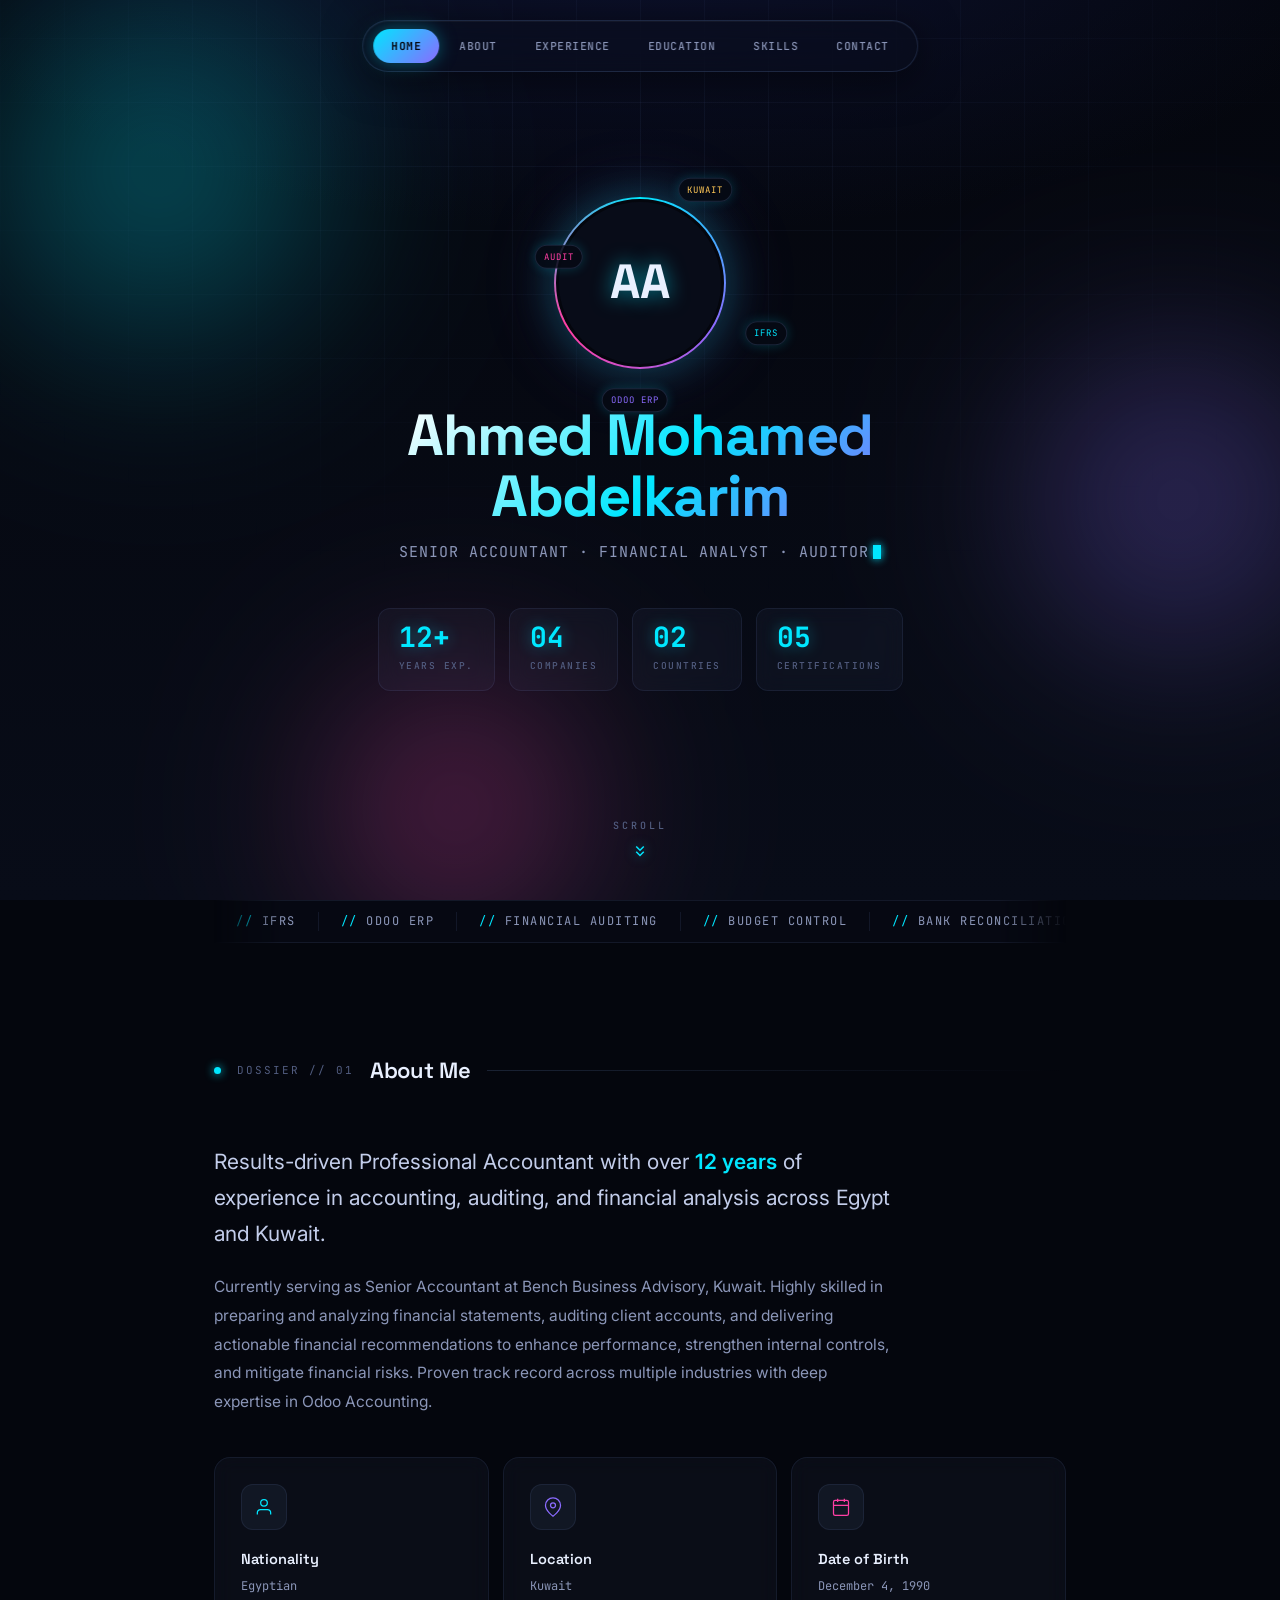
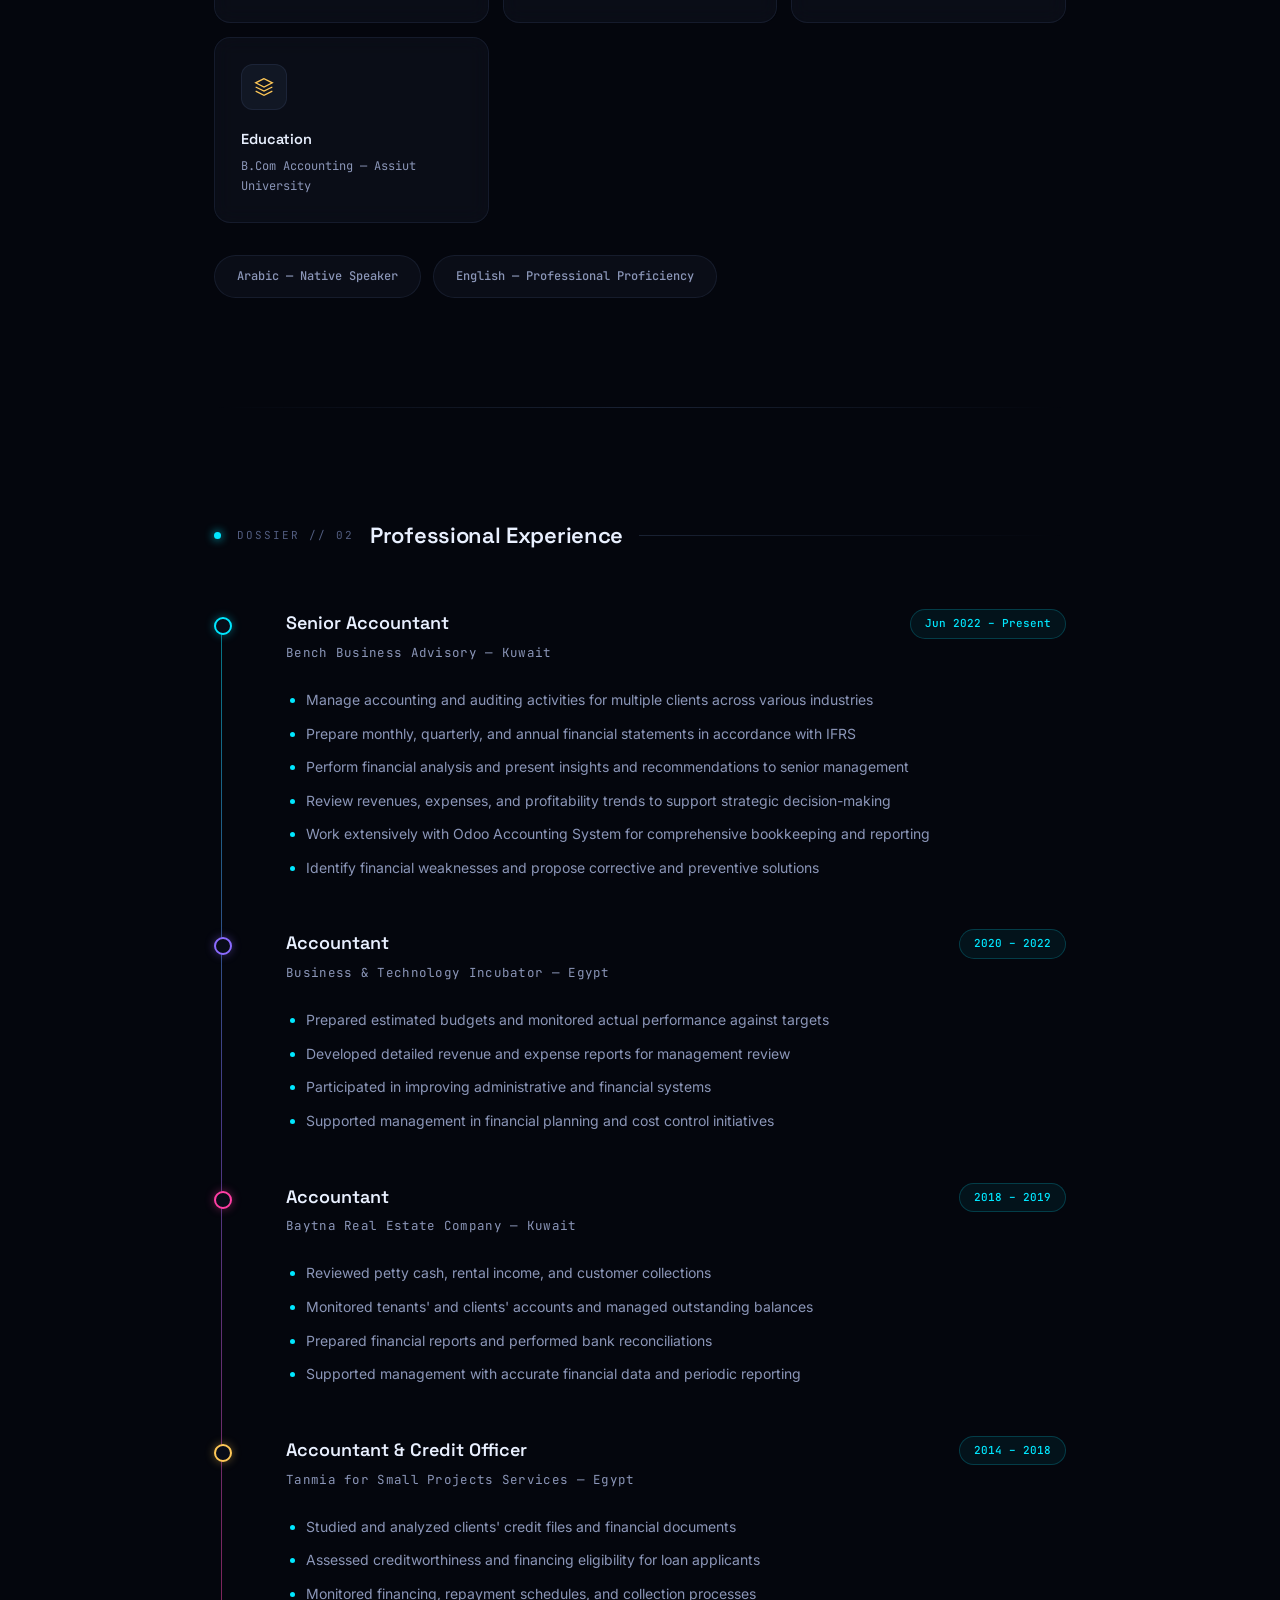
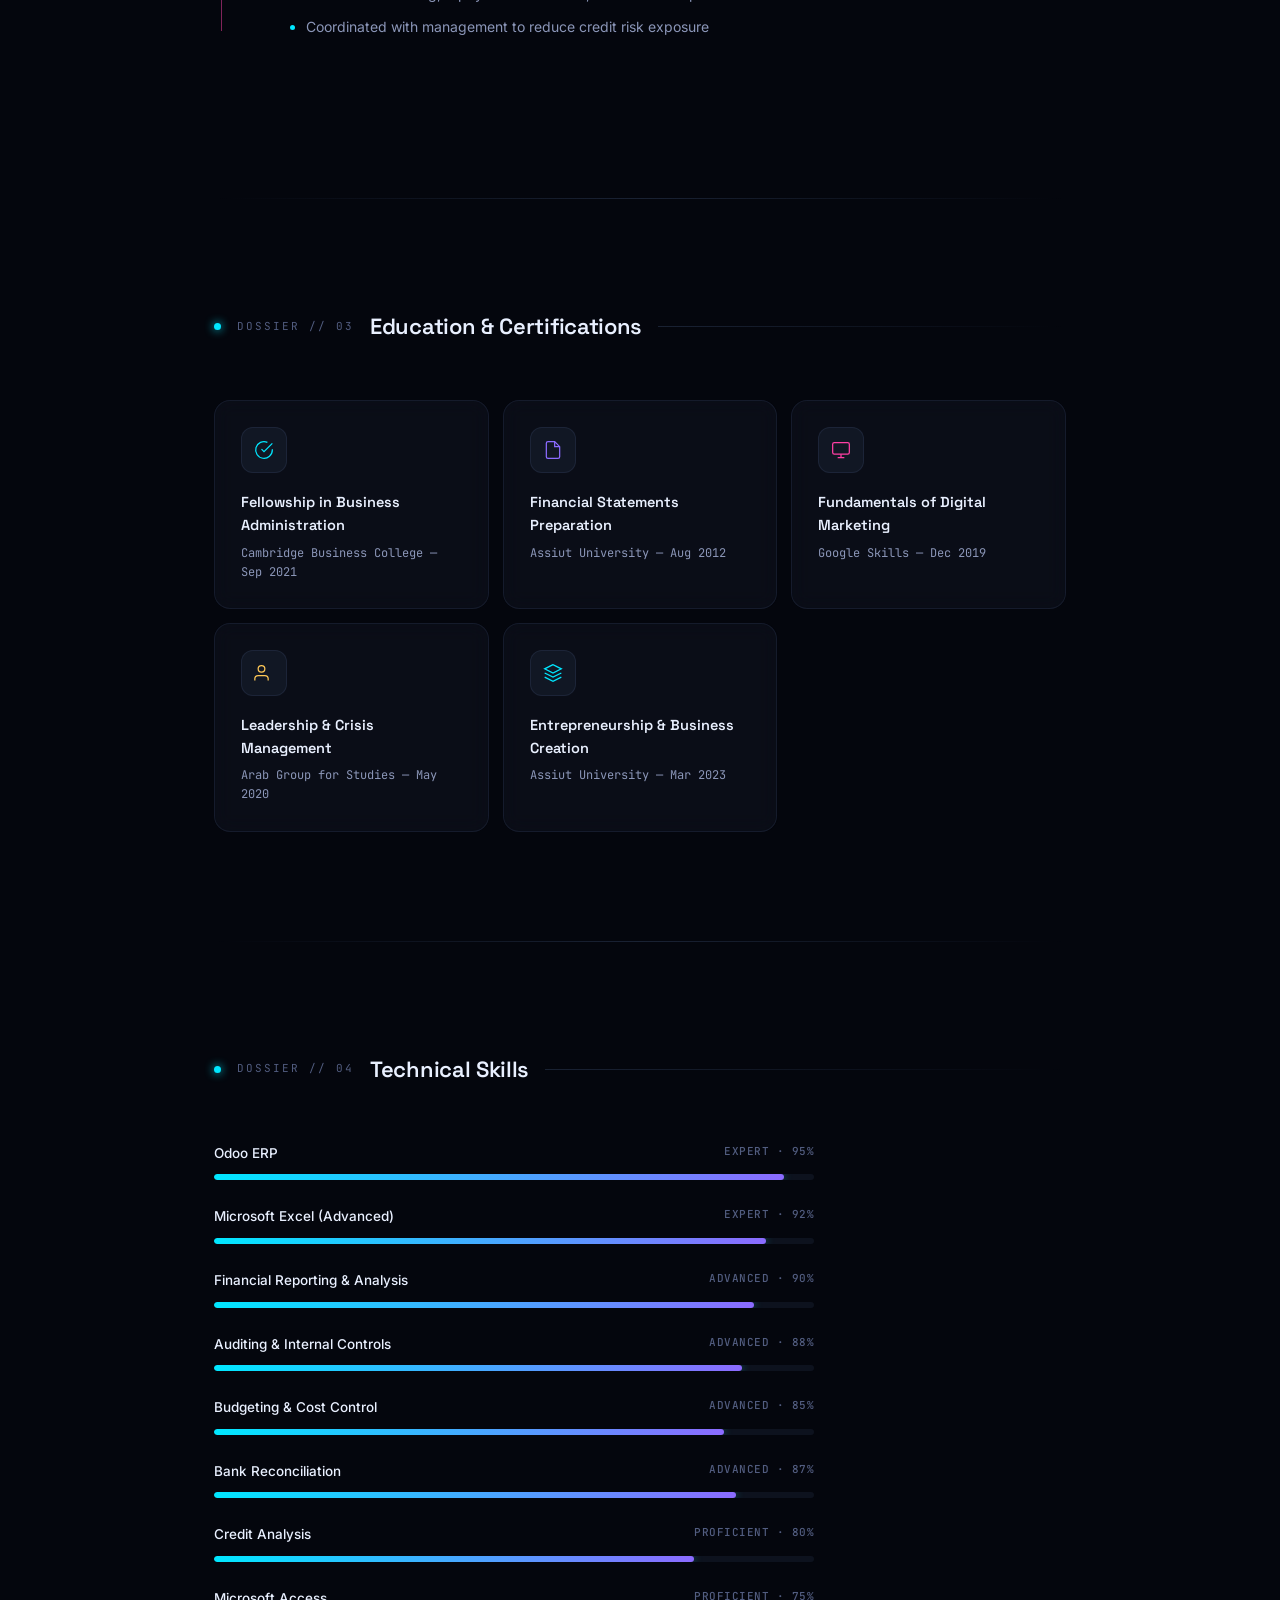
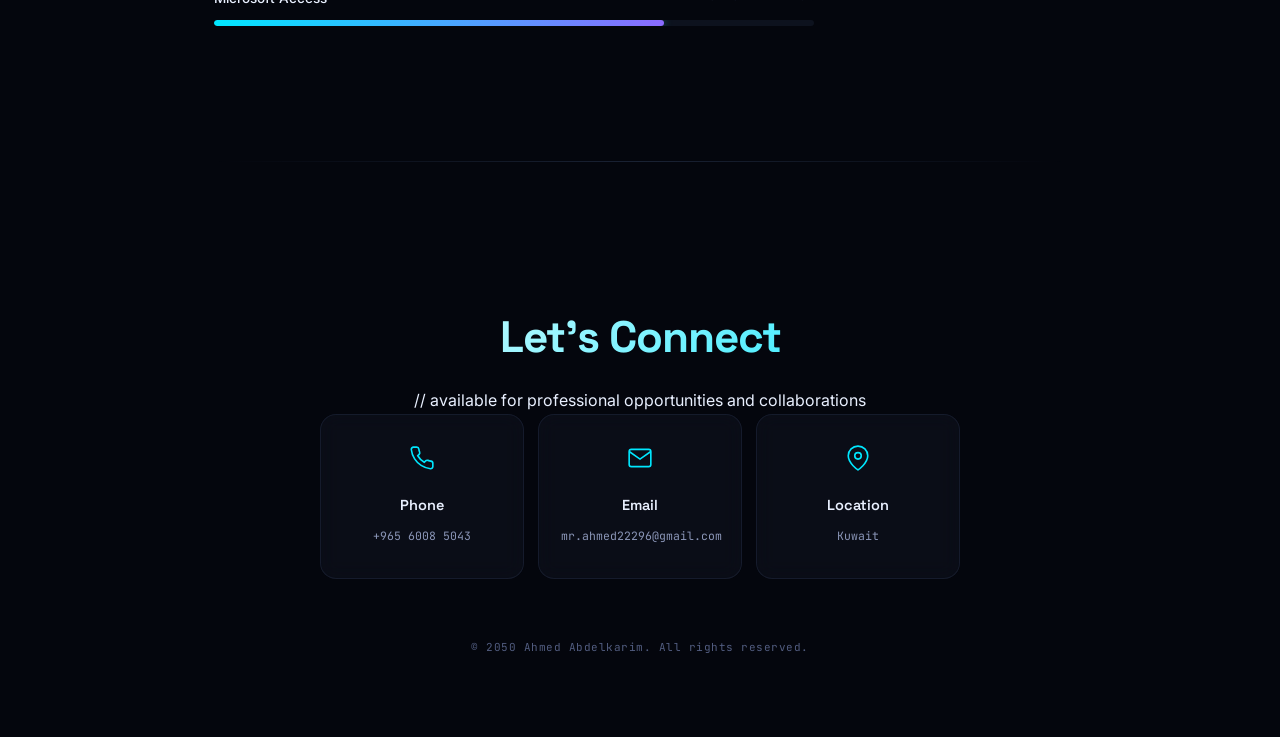
<file: index (1).html>
<!DOCTYPE html>
<html lang="en">
<head>
<meta charset="UTF-8">
<meta name="viewport" content="width=device-width, initial-scale=1.0">
<title>Ahmed Abdelkarim — Senior Accountant</title>
<link rel="preconnect" href="https://fonts.googleapis.com">
<link rel="preconnect" href="https://fonts.gstatic.com" crossorigin>
<link href="https://fonts.googleapis.com/css2?family=Space+Grotesk:wght@500;600;700&family=Inter:wght@300;400;500;600;700&family=JetBrains+Mono:wght@400;500;600;700&display=swap" rel="stylesheet">
<style>
  :root{
    --void:#04060d;
    --void2:#080c18;
    --panel:rgba(150,180,255,0.045);
    --panel-hover:rgba(150,180,255,0.08);
    --border:rgba(140,180,255,0.16);
    --border-soft:rgba(140,180,255,0.09);
    --cyan:#00e7ff;
    --violet:#8b6bff;
    --magenta:#ff3fa4;
    --gold:#ffc857;
    --text:#e9f0ff;
    --text-dim:#8b96b8;
    --text-dimmer:#525d80;
    --font-display:'Space Grotesk', sans-serif;
    --font-body:'Inter', -apple-system, BlinkMacSystemFont, sans-serif;
    --font-mono:'JetBrains Mono', monospace;
  }
  *{margin:0;padding:0;box-sizing:border-box;}
  html{scroll-behavior:smooth;}
  body{
    font-family:var(--font-body);
    background:var(--void);
    color:var(--text);
    line-height:1.6;
    -webkit-font-smoothing:antialiased;
    overflow-x:hidden;
  }
  ::selection{background:var(--violet);color:#fff;}

  /* ===== Reduced motion ===== */
  @media (prefers-reduced-motion: reduce){
    *, *::before, *::after{
      animation-duration:0.01ms !important;
      animation-iteration-count:1 !important;
      transition-duration:0.01ms !important;
      scroll-behavior:auto !important;
    }
  }

  /* ===== Animated backdrop ===== */
  .bg-fixed{position:fixed;inset:0;z-index:0;pointer-events:none;overflow:hidden;background:
      radial-gradient(ellipse 100% 60% at 50% -10%, #0d1230 0%, transparent 60%),
      linear-gradient(180deg,var(--void) 0%, var(--void2) 100%);}
  .bg-grid{position:absolute;inset:-10% -10%;
    background-image:linear-gradient(rgba(140,180,255,0.06) 1px, transparent 1px),
      linear-gradient(90deg, rgba(140,180,255,0.06) 1px, transparent 1px);
    background-size:64px 64px;
    mask-image:radial-gradient(ellipse 70% 60% at 50% 20%, #000 0%, transparent 75%);
    -webkit-mask-image:radial-gradient(ellipse 70% 60% at 50% 20%, #000 0%, transparent 75%);
    animation:grid-drift 60s linear infinite;}
  @keyframes grid-drift{from{background-position:0 0,0 0;}to{background-position:64px 128px,64px 128px;}}
  .blob{position:absolute;border-radius:50%;filter:blur(70px);opacity:0.35;mix-blend-mode:screen;}
  .blob-1{width:520px;height:520px;top:-10%;left:-8%;background:radial-gradient(circle,var(--cyan),transparent 70%);animation:drift1 22s ease-in-out infinite;}
  .blob-2{width:460px;height:460px;top:30%;right:-10%;background:radial-gradient(circle,var(--violet),transparent 70%);animation:drift2 26s ease-in-out infinite;}
  .blob-3{width:400px;height:400px;bottom:-12%;left:20%;background:radial-gradient(circle,var(--magenta),transparent 70%);animation:drift3 30s ease-in-out infinite;}
  @keyframes drift1{0%,100%{transform:translate(0,0) scale(1);}50%{transform:translate(80px,60px) scale(1.2);}}
  @keyframes drift2{0%,100%{transform:translate(0,0) scale(1);}50%{transform:translate(-70px,50px) scale(1.15);}}
  @keyframes drift3{0%,100%{transform:translate(0,0) scale(1);}50%{transform:translate(50px,-70px) scale(1.25);}}

  /* ===== Nav ===== */
  .cv-nav{
    position:fixed;top:20px;left:50%;transform:translateX(-50%);z-index:1000;
    background:rgba(10,14,28,0.6);backdrop-filter:blur(20px) saturate(1.4);
    border:1px solid var(--border);border-radius:50px;
    padding:8px 10px;display:flex;gap:2px;
    box-shadow:0 8px 40px rgba(0,0,0,0.5), inset 0 1px 0 rgba(255,255,255,0.04);
    transition:all 0.3s ease;
  }
  .cv-nav.scrolled{top:12px;padding:6px 8px;}
  .cv-nav button{
    padding:10px 18px;border-radius:40px;border:none;background:transparent;
    font-family:var(--font-mono);font-size:11px;font-weight:500;letter-spacing:0.5px;
    color:var(--text-dim);cursor:pointer;text-transform:uppercase;
    transition:all 0.25s ease;white-space:nowrap;
  }
  .cv-nav button:hover{color:var(--cyan);}
  .cv-nav button.active{background:linear-gradient(135deg,var(--cyan),var(--violet));color:#05070f;font-weight:700;box-shadow:0 0 18px rgba(0,231,255,0.35);}

  /* ===== Ticker ===== */
  .ticker{position:relative;z-index:1;width:100%;overflow:hidden;border-top:1px solid var(--border-soft);border-bottom:1px solid var(--border-soft);
    background:rgba(10,14,28,0.4);padding:11px 0;
    mask-image:linear-gradient(90deg, transparent, #000 8%, #000 92%, transparent);
    -webkit-mask-image:linear-gradient(90deg, transparent, #000 8%, #000 92%, transparent);}
  .ticker-track{display:flex;width:max-content;animation:ticker-scroll 34s linear infinite;}
  @keyframes ticker-scroll{from{transform:translateX(0);}to{transform:translateX(-50%);}}
  .ticker-item{font-family:var(--font-mono);font-size:12px;letter-spacing:1.5px;color:var(--text-dim);
    text-transform:uppercase;padding:0 22px;white-space:nowrap;border-right:1px solid var(--border-soft);}
  .ticker-item span{color:var(--cyan);}

  /* ===== Content Wrapper ===== */
  .cv-content{position:relative;z-index:1;max-width:900px;margin:0 auto;padding:0 24px;}

  /* ===== Hero ===== */
  .hero-pro{min-height:100vh;display:flex;flex-direction:column;justify-content:center;align-items:center;text-align:center;position:relative;padding:120px 24px 80px;}
  .holo-ring{width:172px;height:172px;position:relative;margin-bottom:36px;}
  .holo-ring .ring-spin{position:absolute;inset:0;border-radius:50%;
    background:conic-gradient(from 0deg, var(--cyan), var(--violet), var(--magenta), var(--cyan));
    padding:2px;animation:spin-slow 18s linear infinite;
    box-shadow:0 0 40px rgba(0,231,255,0.25), 0 0 80px rgba(139,107,255,0.15);}
  @keyframes spin-slow{from{transform:rotate(0deg);}to{transform:rotate(360deg);}}
  .holo-ring .ring-inner{width:100%;height:100%;border-radius:50%;background:var(--void2);
    display:flex;align-items:center;justify-content:center;font-family:var(--font-display);
    font-size:48px;font-weight:700;color:var(--text);border:3px solid var(--void);
    text-shadow:0 0 20px rgba(0,231,255,0.6);}
  .orbit{position:absolute;inset:-30px;animation:orbit-spin 40s linear infinite;}
  @keyframes orbit-spin{from{transform:rotate(0deg);}to{transform:rotate(360deg);}}
  .orbit-tag{position:absolute;top:50%;left:50%;transform-origin:0 0;font-family:var(--font-mono);
    font-size:9px;letter-spacing:1px;color:var(--cyan);background:rgba(6,10,20,0.85);
    border:1px solid var(--border);padding:4px 8px;border-radius:20px;white-space:nowrap;
    animation:counter-spin 40s linear infinite;box-shadow:0 0 12px rgba(0,231,255,0.2);}
  @keyframes counter-spin{from{transform:rotate(0deg) translate(0,0) rotate(0deg);}to{transform:rotate(-360deg) translate(0,0) rotate(0deg);}}
  .ot-1{transform:rotate(20deg) translate(112px) rotate(-20deg);}
  .ot-2{transform:rotate(110deg) translate(112px) rotate(-110deg);color:var(--violet);}
  .ot-3{transform:rotate(200deg) translate(112px) rotate(-200deg);color:var(--magenta);}
  .ot-4{transform:rotate(290deg) translate(112px) rotate(-290deg);color:var(--gold);}

  .hero-pro h1{font-family:var(--font-display);font-size:58px;font-weight:700;margin:0 0 12px;
    letter-spacing:-1.5px;line-height:1.06;
    background:linear-gradient(135deg,#ffffff 0%, var(--cyan) 55%, var(--violet) 100%);
    -webkit-background-clip:text;-webkit-text-fill-color:transparent;background-clip:text;}
  .hero-pro .tagline{font-family:var(--font-mono);font-size:15px;color:var(--text-dim);
    margin-bottom:44px;letter-spacing:1px;text-transform:uppercase;}
  .hero-pro .tagline .cursor{display:inline-block;width:8px;height:14px;background:var(--cyan);
    margin-left:4px;vertical-align:-2px;animation:blink 1.1s steps(1) infinite;box-shadow:0 0 8px var(--cyan);}
  @keyframes blink{0%,49%{opacity:1;}50%,100%{opacity:0;}}

  .hero-stats{display:flex;gap:14px;margin-bottom:52px;flex-wrap:wrap;justify-content:center;}
  .hero-stat{text-align:left;background:var(--panel);border:1px solid var(--border-soft);
    border-radius:12px;padding:14px 20px;backdrop-filter:blur(10px);min-width:104px;}
  .hero-stat .num{font-family:var(--font-mono);font-size:28px;font-weight:700;display:block;line-height:1;color:var(--cyan);text-shadow:0 0 16px rgba(0,231,255,0.4);}
  .hero-stat .label{font-family:var(--font-mono);font-size:9.5px;color:var(--text-dimmer);margin-top:8px;
    text-transform:uppercase;letter-spacing:1.5px;font-weight:500;}

  .scroll-hint{position:absolute;bottom:40px;left:50%;transform:translateX(-50%);
    display:flex;flex-direction:column;align-items:center;gap:8px;color:var(--text-dimmer);
    font-family:var(--font-mono);font-size:10px;letter-spacing:3px;font-weight:500;
    animation:bounce 2.5s infinite ease-in-out;}
  @keyframes bounce{0%,20%,50%,80%,100%{transform:translateX(-50%) translateY(0);}40%{transform:translateX(-50%) translateY(-10px);}60%{transform:translateX(-50%) translateY(-5px);}}
  .scroll-hint svg{stroke:var(--cyan);filter:drop-shadow(0 0 6px rgba(0,231,255,0.5));}

  /* ===== Section Styling ===== */
  .section-pro{padding:110px 0;position:relative;}
  .section-pro:not(:last-child)::after{content:'';position:absolute;bottom:0;left:0;right:0;height:1px;
    background:linear-gradient(90deg, transparent, var(--border), transparent);}
  .section-header{display:flex;align-items:center;gap:16px;margin-bottom:56px;}
  .section-header .dot{width:7px;height:7px;border-radius:50%;background:var(--cyan);flex-shrink:0;
    box-shadow:0 0 10px var(--cyan);animation:pulse-dot 2.2s ease-in-out infinite;}
  @keyframes pulse-dot{0%,100%{opacity:1;transform:scale(1);}50%{opacity:0.4;transform:scale(0.7);}}
  .section-header .eyebrow{font-family:var(--font-mono);font-size:11px;color:var(--text-dimmer);letter-spacing:2px;text-transform:uppercase;white-space:nowrap;}
  .section-header h2{font-family:var(--font-display);font-size:22px;font-weight:600;color:var(--text);margin:0;white-space:nowrap;letter-spacing:-0.3px;}
  .section-header .line{flex:1;height:1px;background:linear-gradient(90deg, var(--border), transparent);}

  /* ===== About ===== */
  .about-text{max-width:680px;}
  .about-text .lead{font-size:21px;line-height:1.7;color:#c3cdea;margin-bottom:22px;font-weight:400;}
  .about-text .lead strong{color:var(--cyan);font-weight:600;}
  .about-text .sub{font-size:15.5px;line-height:1.85;color:var(--text-dim);margin-bottom:40px;}

  .cards-grid{display:grid;grid-template-columns:repeat(auto-fill, minmax(230px, 1fr));gap:14px;}
  .info-card{background:var(--panel);border:1px solid var(--border-soft);border-radius:16px;
    padding:26px;transition:all 0.35s cubic-bezier(0.25,0.46,0.45,0.94);position:relative;
    overflow:hidden;backdrop-filter:blur(10px);}
  .info-card::before{content:'';position:absolute;top:0;left:0;right:0;height:2px;
    background:linear-gradient(90deg,var(--cyan),var(--violet));transform:scaleX(0);transform-origin:left;
    transition:transform 0.35s cubic-bezier(0.25,0.46,0.45,0.94);}
  .info-card:hover{transform:translateY(-5px);background:var(--panel-hover);border-color:var(--border);
    box-shadow:0 16px 48px rgba(0,231,255,0.08);}
  .info-card:hover::before{transform:scaleX(1);}
  .info-card .icon-wrap{width:46px;height:46px;border-radius:12px;background:rgba(140,180,255,0.06);
    border:1px solid var(--border-soft);display:flex;align-items:center;justify-content:center;
    margin-bottom:18px;transition:all 0.3s;}
  .info-card .icon-wrap svg{width:20px;height:20px;stroke:var(--cyan);transition:stroke 0.3s;}
  .info-card:nth-child(4n+2) .icon-wrap svg{stroke:var(--violet);}
  .info-card:nth-child(4n+3) .icon-wrap svg{stroke:var(--magenta);}
  .info-card:nth-child(4n+4) .icon-wrap svg{stroke:var(--gold);}
  .info-card:hover .icon-wrap{box-shadow:0 0 16px currentColor;border-color:currentColor;}
  .info-card h4{font-family:var(--font-display);font-size:14.5px;font-weight:600;margin:0 0 6px;color:var(--text);}
  .info-card p{font-family:var(--font-mono);font-size:12px;color:var(--text-dim);margin:0;line-height:1.6;}

  .lang-pills{display:flex;gap:12px;flex-wrap:wrap;margin-top:32px;}
  .lang-pill{padding:11px 22px;border:1px solid var(--border-soft);border-radius:40px;
    font-family:var(--font-mono);font-size:12px;background:var(--panel);color:var(--text-dim);
    font-weight:500;transition:all 0.25s;}
  .lang-pill:hover{border-color:var(--cyan);color:var(--cyan);box-shadow:0 0 14px rgba(0,231,255,0.2);}

  /* ===== Timeline ===== */
  .timeline{position:relative;padding-left:36px;}
  .timeline::before{content:'';position:absolute;left:7px;top:10px;bottom:10px;width:1px;
    background:linear-gradient(180deg,var(--cyan),var(--violet),var(--magenta));opacity:0.5;}
  .timeline-item{position:relative;margin-bottom:48px;padding-left:36px;}
  .timeline-item::before{content:'';position:absolute;left:-36px;top:8px;width:14px;height:14px;
    border-radius:50%;background:var(--void2);border:2.5px solid var(--cyan);z-index:2;
    transition:all 0.3s ease;box-shadow:0 0 10px rgba(0,231,255,0.4);}
  .timeline-item:nth-child(2)::before{border-color:var(--violet);box-shadow:0 0 10px rgba(139,107,255,0.4);}
  .timeline-item:nth-child(3)::before{border-color:var(--magenta);box-shadow:0 0 10px rgba(255,63,164,0.4);}
  .timeline-item:nth-child(4)::before{border-color:var(--gold);box-shadow:0 0 10px rgba(255,200,87,0.4);}
  .timeline-item:hover::before{transform:scale(1.3);}
  .timeline-header{display:flex;justify-content:space-between;align-items:flex-start;margin-bottom:10px;flex-wrap:wrap;gap:10px;}
  .timeline-title{font-family:var(--font-display);font-size:18px;font-weight:600;margin:0;color:var(--text);}
  .timeline-company{font-family:var(--font-mono);font-size:12.5px;color:var(--text-dim);margin:5px 0 14px;letter-spacing:0.3px;}
  .timeline-date{font-family:var(--font-mono);font-size:11px;color:var(--cyan);background:rgba(0,231,255,0.06);
    border:1px solid rgba(0,231,255,0.2);padding:5px 14px;border-radius:20px;font-weight:500;white-space:nowrap;}
  .timeline-desc{color:var(--text-dim);font-size:14px;line-height:1.9;}
  .timeline-desc ul{margin:0;padding-left:20px;}
  .timeline-desc li{margin-bottom:7px;}
  .timeline-desc li::marker{color:var(--cyan);}

  /* ===== Skills ===== */
  .skill-bar{margin-bottom:26px;}
  .skill-bar-header{display:flex;justify-content:space-between;margin-bottom:10px;font-size:13.5px;}
  .skill-bar-header span:first-child{font-weight:500;color:var(--text);}
  .skill-bar-header span:last-child{font-family:var(--font-mono);color:var(--text-dimmer);font-weight:500;font-size:11px;letter-spacing:0.5px;}
  .skill-bar-track{height:6px;background:rgba(140,180,255,0.07);border-radius:3px;overflow:hidden;}
  .skill-bar-fill{height:100%;background:linear-gradient(90deg,var(--cyan),var(--violet));border-radius:3px;
    width:0;transition:width 1.3s cubic-bezier(0.25,0.46,0.45,0.94);box-shadow:0 0 10px rgba(0,231,255,0.4);}

  /* ===== Contact ===== */
  .contact-section{text-align:center;padding:140px 24px 80px;}
  .contact-section h2{font-family:var(--font-display);font-size:44px;font-weight:700;margin:0 0 16px;
    letter-spacing:-1px;background:linear-gradient(135deg,#ffffff, var(--cyan));-webkit-background-clip:text;-webkit-text-fill-color:transparent;}
  .contact-section>p{font-family:var(--font-mono);font-size:14px;color:var(--text-dim);margin-bottom:48px;letter-spacing:0.3px;}
  .contact-grid{display:grid;grid-template-columns:repeat(auto-fill, minmax(200px, 1fr));gap:14px;max-width:640px;margin:0 auto 48px;}
  .contact-card{padding:30px 22px;border:1px solid var(--border-soft);border-radius:16px;background:var(--panel);
    cursor:pointer;transition:all 0.35s ease;text-decoration:none;color:inherit;display:block;backdrop-filter:blur(10px);}
  .contact-card:hover{background:var(--panel-hover);border-color:var(--cyan);transform:translateY(-4px);
    box-shadow:0 16px 40px rgba(0,231,255,0.15);}
  .contact-card svg{width:26px;height:26px;margin-bottom:16px;stroke:var(--cyan);transition:all 0.35s;
    filter:drop-shadow(0 0 0 transparent);}
  .contact-card:hover svg{filter:drop-shadow(0 0 8px rgba(0,231,255,0.6));}
  .contact-card h4{font-family:var(--font-display);font-size:14.5px;font-weight:600;margin:0 0 5px;color:var(--text);}
  .contact-card span{font-family:var(--font-mono);font-size:11.5px;color:var(--text-dim);}
  .footer-note{font-family:var(--font-mono);font-size:11px;color:var(--text-dimmer);margin-top:60px;letter-spacing:0.5px;}

  /* ===== Scroll Reveal ===== */
  .reveal{opacity:0;transform:translateY(40px);transition:all 0.7s cubic-bezier(0.25,0.46,0.45,0.94);}
  .reveal.visible{opacity:1;transform:translateY(0);}

  :focus-visible{outline:2px solid var(--cyan);outline-offset:3px;border-radius:4px;}

  /* ===== Responsive ===== */
  @media (max-width:768px){
    .hero-pro h1{font-size:36px;letter-spacing:-0.8px;}
    .hero-stats{gap:10px;}
    .hero-stat{padding:11px 14px;min-width:80px;}
    .hero-stat .num{font-size:22px;}
    .section-pro{padding:64px 0;}
    .contact-section h2{font-size:32px;}
    .cv-nav{padding:6px 8px;gap:1px;max-width:92vw;overflow-x:auto;}
    .cv-nav button{padding:8px 12px;font-size:10px;}
    .timeline-header{flex-direction:column;}
    .cards-grid{grid-template-columns:1fr;}
    .holo-ring{width:140px;height:140px;}
    .orbit-tag{font-size:8px;}
  }
  @media (max-width:480px){
    .hero-pro h1{font-size:28px;}
    .hero-pro .tagline{font-size:12px;}
  }
</style>
</head>
<body>

<div class="bg-fixed">
  <div class="bg-grid"></div>
  <div class="blob blob-1"></div>
  <div class="blob blob-2"></div>
  <div class="blob blob-3"></div>
</div>

<!-- Sticky Navigation -->
<nav class="cv-nav" id="mainNav">
  <button onclick="scrollToSec('hero')" class="active" id="nav-hero">Home</button>
  <button onclick="scrollToSec('about')" id="nav-about">About</button>
  <button onclick="scrollToSec('exp')" id="nav-exp">Experience</button>
  <button onclick="scrollToSec('certs')" id="nav-certs">Education</button>
  <button onclick="scrollToSec('skills')" id="nav-skills">Skills</button>
  <button onclick="scrollToSec('contact')" id="nav-contact">Contact</button>
</nav>

<div class="cv-content">

  <!-- ========== HERO ========== -->
  <section class="hero-pro" id="hero">
    <div class="holo-ring">
      <div class="ring-spin"><div class="ring-inner">AA</div></div>
      <div class="orbit">
        <span class="orbit-tag ot-1">IFRS</span>
        <span class="orbit-tag ot-2">ODOO ERP</span>
        <span class="orbit-tag ot-3">AUDIT</span>
        <span class="orbit-tag ot-4">KUWAIT</span>
      </div>
    </div>
    <h1>Ahmed Mohamed<br>Abdelkarim</h1>
    <p class="tagline">Senior Accountant · Financial Analyst · Auditor<span class="cursor"></span></p>
    <div class="hero-stats">
      <div class="hero-stat"><span class="num">12+</span><span class="label">Years Exp.</span></div>
      <div class="hero-stat"><span class="num">04</span><span class="label">Companies</span></div>
      <div class="hero-stat"><span class="num">02</span><span class="label">Countries</span></div>
      <div class="hero-stat"><span class="num">05</span><span class="label">Certifications</span></div>
    </div>
    <div class="scroll-hint">
      <span>SCROLL</span>
      <svg width="18" height="18" viewBox="0 0 24 24" fill="none" stroke="currentColor" stroke-width="2">
        <path d="M7 13l5 5 5-5M7 6l5 5 5-5"/>
      </svg>
    </div>
  </section>

  <!-- ========== TICKER ========== -->
  <div class="ticker">
    <div class="ticker-track" id="tickerTrack"></div>
  </div>

  <!-- ========== ABOUT ========== -->
  <section class="section-pro" id="about">
    <div class="section-header reveal"><span class="dot"></span><span class="eyebrow">DOSSIER // 01</span><h2>About Me</h2><div class="line"></div></div>

    <div class="about-text reveal">
      <p class="lead">
        Results-driven Professional Accountant with over <strong>12 years</strong> of experience in accounting, auditing, and financial analysis across Egypt and Kuwait.
      </p>
      <p class="sub">
        Currently serving as Senior Accountant at Bench Business Advisory, Kuwait. Highly skilled in preparing and analyzing financial statements, auditing client accounts, and delivering actionable financial recommendations to enhance performance, strengthen internal controls, and mitigate financial risks. Proven track record across multiple industries with deep expertise in Odoo Accounting.
      </p>
    </div>

    <div class="cards-grid reveal">
      <div class="info-card">
        <div class="icon-wrap"><svg viewBox="0 0 24 24" fill="none" stroke="currentColor" stroke-width="1.5"><path d="M20 21v-2a4 4 0 0 0-4-4H8a4 4 0 0 0-4 4v2"/><circle cx="12" cy="7" r="4"/></svg></div>
        <h4>Nationality</h4><p>Egyptian</p>
      </div>
      <div class="info-card">
        <div class="icon-wrap"><svg viewBox="0 0 24 24" fill="none" stroke="currentColor" stroke-width="1.5"><path d="M21 10c0 7-9 13-9 13s-9-6-9-13a9 9 0 0 1 18 0z"/><circle cx="12" cy="10" r="3"/></svg></div>
        <h4>Location</h4><p>Kuwait</p>
      </div>
      <div class="info-card">
        <div class="icon-wrap"><svg viewBox="0 0 24 24" fill="none" stroke="currentColor" stroke-width="1.5"><rect x="3" y="4" width="18" height="18" rx="2"/><line x1="16" y1="2" x2="16" y2="6"/><line x1="8" y1="2" x2="8" y2="6"/><line x1="3" y1="10" x2="21" y2="10"/></svg></div>
        <h4>Date of Birth</h4><p>December 4, 1990</p>
      </div>
      <div class="info-card">
        <div class="icon-wrap"><svg viewBox="0 0 24 24" fill="none" stroke="currentColor" stroke-width="1.5"><path d="M12 2L2 7l10 5 10-5-10-5z"/><path d="M2 17l10 5 10-5"/><path d="M2 12l10 5 10-5"/></svg></div>
        <h4>Education</h4><p>B.Com Accounting — Assiut University</p>
      </div>
    </div>

    <div class="lang-pills reveal">
      <span class="lang-pill">Arabic — Native Speaker</span>
      <span class="lang-pill">English — Professional Proficiency</span>
    </div>
  </section>

  <!-- ========== EXPERIENCE ========== -->
  <section class="section-pro" id="exp">
    <div class="section-header reveal"><span class="dot"></span><span class="eyebrow">DOSSIER // 02</span><h2>Professional Experience</h2><div class="line"></div></div>

    <div class="timeline">
      <div class="timeline-item reveal">
        <div class="timeline-header">
          <div><h3 class="timeline-title">Senior Accountant</h3><div class="timeline-company">Bench Business Advisory — Kuwait</div></div>
          <span class="timeline-date">Jun 2022 – Present</span>
        </div>
        <div class="timeline-desc"><ul>
          <li>Manage accounting and auditing activities for multiple clients across various industries</li>
          <li>Prepare monthly, quarterly, and annual financial statements in accordance with IFRS</li>
          <li>Perform financial analysis and present insights and recommendations to senior management</li>
          <li>Review revenues, expenses, and profitability trends to support strategic decision-making</li>
          <li>Work extensively with Odoo Accounting System for comprehensive bookkeeping and reporting</li>
          <li>Identify financial weaknesses and propose corrective and preventive solutions</li>
        </ul></div>
      </div>

      <div class="timeline-item reveal">
        <div class="timeline-header">
          <div><h3 class="timeline-title">Accountant</h3><div class="timeline-company">Business & Technology Incubator — Egypt</div></div>
          <span class="timeline-date">2020 – 2022</span>
        </div>
        <div class="timeline-desc"><ul>
          <li>Prepared estimated budgets and monitored actual performance against targets</li>
          <li>Developed detailed revenue and expense reports for management review</li>
          <li>Participated in improving administrative and financial systems</li>
          <li>Supported management in financial planning and cost control initiatives</li>
        </ul></div>
      </div>

      <div class="timeline-item reveal">
        <div class="timeline-header">
          <div><h3 class="timeline-title">Accountant</h3><div class="timeline-company">Baytna Real Estate Company — Kuwait</div></div>
          <span class="timeline-date">2018 – 2019</span>
        </div>
        <div class="timeline-desc"><ul>
          <li>Reviewed petty cash, rental income, and customer collections</li>
          <li>Monitored tenants' and clients' accounts and managed outstanding balances</li>
          <li>Prepared financial reports and performed bank reconciliations</li>
          <li>Supported management with accurate financial data and periodic reporting</li>
        </ul></div>
      </div>

      <div class="timeline-item reveal">
        <div class="timeline-header">
          <div><h3 class="timeline-title">Accountant & Credit Officer</h3><div class="timeline-company">Tanmia for Small Projects Services — Egypt</div></div>
          <span class="timeline-date">2014 – 2018</span>
        </div>
        <div class="timeline-desc"><ul>
          <li>Studied and analyzed clients' credit files and financial documents</li>
          <li>Assessed creditworthiness and financing eligibility for loan applicants</li>
          <li>Monitored financing, repayment schedules, and collection processes</li>
          <li>Coordinated with management to reduce credit risk exposure</li>
        </ul></div>
      </div>
    </div>
  </section>

  <!-- ========== EDUCATION & CERTS ========== -->
  <section class="section-pro" id="certs">
    <div class="section-header reveal"><span class="dot"></span><span class="eyebrow">DOSSIER // 03</span><h2>Education & Certifications</h2><div class="line"></div></div>

    <div class="cards-grid reveal">
      <div class="info-card">
        <div class="icon-wrap"><svg viewBox="0 0 24 24" fill="none" stroke="currentColor" stroke-width="1.5"><path d="M22 11.08V12a10 10 0 1 1-5.93-9.14"/><polyline points="22 4 12 14.01 9 11.01"/></svg></div>
        <h4>Fellowship in Business Administration</h4><p>Cambridge Business College — Sep 2021</p>
      </div>
      <div class="info-card">
        <div class="icon-wrap"><svg viewBox="0 0 24 24" fill="none" stroke="currentColor" stroke-width="1.5"><path d="M14 2H6a2 2 0 0 0-2 2v16a2 2 0 0 0 2 2h12a2 2 0 0 0 2-2V8z"/><polyline points="14 2 14 8 20 8"/></svg></div>
        <h4>Financial Statements Preparation</h4><p>Assiut University — Aug 2012</p>
      </div>
      <div class="info-card">
        <div class="icon-wrap"><svg viewBox="0 0 24 24" fill="none" stroke="currentColor" stroke-width="1.5"><rect x="2" y="3" width="20" height="14" rx="2"/><line x1="8" y1="21" x2="16" y2="21"/><line x1="12" y1="17" x2="12" y2="21"/></svg></div>
        <h4>Fundamentals of Digital Marketing</h4><p>Google Skills — Dec 2019</p>
      </div>
      <div class="info-card">
        <div class="icon-wrap"><svg viewBox="0 0 24 24" fill="none" stroke="currentColor" stroke-width="1.5"><path d="M17 21v-2a4 4 0 0 0-4-4H5a4 4 0 0 0-4 4v2"/><circle cx="9" cy="7" r="4"/></svg></div>
        <h4>Leadership & Crisis Management</h4><p>Arab Group for Studies — May 2020</p>
      </div>
      <div class="info-card">
        <div class="icon-wrap"><svg viewBox="0 0 24 24" fill="none" stroke="currentColor" stroke-width="1.5"><path d="M12 2L2 7l10 5 10-5-10-5z"/><path d="M2 17l10 5 10-5"/><path d="M2 12l10 5 10-5"/></svg></div>
        <h4>Entrepreneurship & Business Creation</h4><p>Assiut University — Mar 2023</p>
      </div>
    </div>
  </section>

  <!-- ========== SKILLS ========== -->
  <section class="section-pro" id="skills">
    <div class="section-header reveal"><span class="dot"></span><span class="eyebrow">DOSSIER // 04</span><h2>Technical Skills</h2><div class="line"></div></div>

    <div style="max-width:600px;" class="reveal">
      <div class="skill-bar"><div class="skill-bar-header"><span>Odoo ERP</span><span>EXPERT · 95%</span></div><div class="skill-bar-track"><div class="skill-bar-fill" data-width="95%"></div></div></div>
      <div class="skill-bar"><div class="skill-bar-header"><span>Microsoft Excel (Advanced)</span><span>EXPERT · 92%</span></div><div class="skill-bar-track"><div class="skill-bar-fill" data-width="92%"></div></div></div>
      <div class="skill-bar"><div class="skill-bar-header"><span>Financial Reporting & Analysis</span><span>ADVANCED · 90%</span></div><div class="skill-bar-track"><div class="skill-bar-fill" data-width="90%"></div></div></div>
      <div class="skill-bar"><div class="skill-bar-header"><span>Auditing & Internal Controls</span><span>ADVANCED · 88%</span></div><div class="skill-bar-track"><div class="skill-bar-fill" data-width="88%"></div></div></div>
      <div class="skill-bar"><div class="skill-bar-header"><span>Budgeting & Cost Control</span><span>ADVANCED · 85%</span></div><div class="skill-bar-track"><div class="skill-bar-fill" data-width="85%"></div></div></div>
      <div class="skill-bar"><div class="skill-bar-header"><span>Bank Reconciliation</span><span>ADVANCED · 87%</span></div><div class="skill-bar-track"><div class="skill-bar-fill" data-width="87%"></div></div></div>
      <div class="skill-bar"><div class="skill-bar-header"><span>Credit Analysis</span><span>PROFICIENT · 80%</span></div><div class="skill-bar-track"><div class="skill-bar-fill" data-width="80%"></div></div></div>
      <div class="skill-bar"><div class="skill-bar-header"><span>Microsoft Access</span><span>PROFICIENT · 75%</span></div><div class="skill-bar-track"><div class="skill-bar-fill" data-width="75%"></div></div></div>
    </div>
  </section>

  <!-- ========== CONTACT ========== -->
  <section class="contact-section" id="contact">
    <div class="reveal">
      <h2>Let's Connect</h2>
      <p>// available for professional opportunities and collaborations</p>

      <div class="contact-grid">
        <a href="tel:+96560085043" class="contact-card">
          <svg viewBox="0 0 24 24" fill="none" stroke="currentColor" stroke-width="1.5"><path d="M22 16.92v3a2 2 0 0 1-2.18 2 19.79 19.79 0 0 1-8.63-3.07 19.5 19.5 0 0 1-6-6 19.79 19.79 0 0 1-3.07-8.67A2 2 0 0 1 4.11 2h3a2 2 0 0 1 2 1.72c.127.96.361 1.903.7 2.81a2 2 0 0 1-.45 2.11L8.09 9.91a16 16 0 0 0 6 6l1.27-1.27a2 2 0 0 1 2.11-.45c.907.339 1.85.573 2.81.7A2 2 0 0 1 22 16.92z"/></svg>
          <h4>Phone</h4><span>+965 6008 5043</span>
        </a>
        <a href="mailto:mr.ahmed22296@gmail.com" class="contact-card">
          <svg viewBox="0 0 24 24" fill="none" stroke="currentColor" stroke-width="1.5"><path d="M4 4h16c1.1 0 2 .9 2 2v12c0 1.1-.9 2-2 2H4c-1.1 0-2-.9-2-2V6c0-1.1.9-2 2-2z"/><polyline points="22,6 12,13 2,6"/></svg>
          <h4>Email</h4><span>mr.ahmed22296@gmail.com</span>
        </a>
        <a href="#" class="contact-card" onclick="alert('Location: Kuwait'); return false;">
          <svg viewBox="0 0 24 24" fill="none" stroke="currentColor" stroke-width="1.5"><path d="M21 10c0 7-9 13-9 13s-9-6-9-13a9 9 0 0 1 18 0z"/><circle cx="12" cy="10" r="3"/></svg>
          <h4>Location</h4><span>Kuwait</span>
        </a>
      </div>

      <p class="footer-note">© 2050 Ahmed Abdelkarim. All rights reserved.</p>
    </div>
  </section>

</div>

<script>
  // ===== Ticker content =====
  const tickerTerms = ['IFRS','ODOO ERP','FINANCIAL AUDITING','BUDGET CONTROL','BANK RECONCILIATION','CREDIT ANALYSIS','COST CONTROL','MS EXCEL ADVANCED','INTERNAL CONTROLS','FINANCIAL REPORTING'];
  const tickerTrack = document.getElementById('tickerTrack');
  const buildTicker = () => tickerTerms.map(t => `<span class="ticker-item"><span>//</span> ${t}</span>`).join('');
  tickerTrack.innerHTML = buildTicker() + buildTicker();

  // ===== Scroll Reveal Animation =====
  const reveals = document.querySelectorAll('.reveal');
  const revealObserver = new IntersectionObserver((entries) => {
    entries.forEach(entry => {
      if (entry.isIntersecting) {
        entry.target.classList.add('visible');
        entry.target.querySelectorAll('.skill-bar-fill').forEach(bar => {
          bar.style.width = bar.dataset.width;
        });
      }
    });
  }, { threshold: 0.12, rootMargin: '0px 0px -40px 0px' });
  reveals.forEach(el => revealObserver.observe(el));

  // ===== Nav Active State on Scroll =====
  const sections = ['hero','about','exp','certs','skills','contact'];
  const navObserver = new IntersectionObserver((entries) => {
    entries.forEach(entry => {
      if (entry.isIntersecting) {
        document.querySelectorAll('.cv-nav button').forEach(b => b.classList.remove('active'));
        const btn = document.getElementById('nav-' + entry.target.id);
        if (btn) btn.classList.add('active');
      }
    });
  }, { threshold: 0.25 });
  sections.forEach(id => {
    const el = document.getElementById(id);
    if (el) navObserver.observe(el);
  });

  // ===== Smooth Scroll =====
  function scrollToSec(id) {
    document.getElementById(id).scrollIntoView({ behavior: 'smooth' });
  }

  // ===== Nav shrink on scroll =====
  const nav = document.getElementById('mainNav');
  window.addEventListener('scroll', () => {
    if (window.scrollY > 100) nav.classList.add('scrolled');
    else nav.classList.remove('scrolled');
  });
</script>

</body>
</html>
</file>
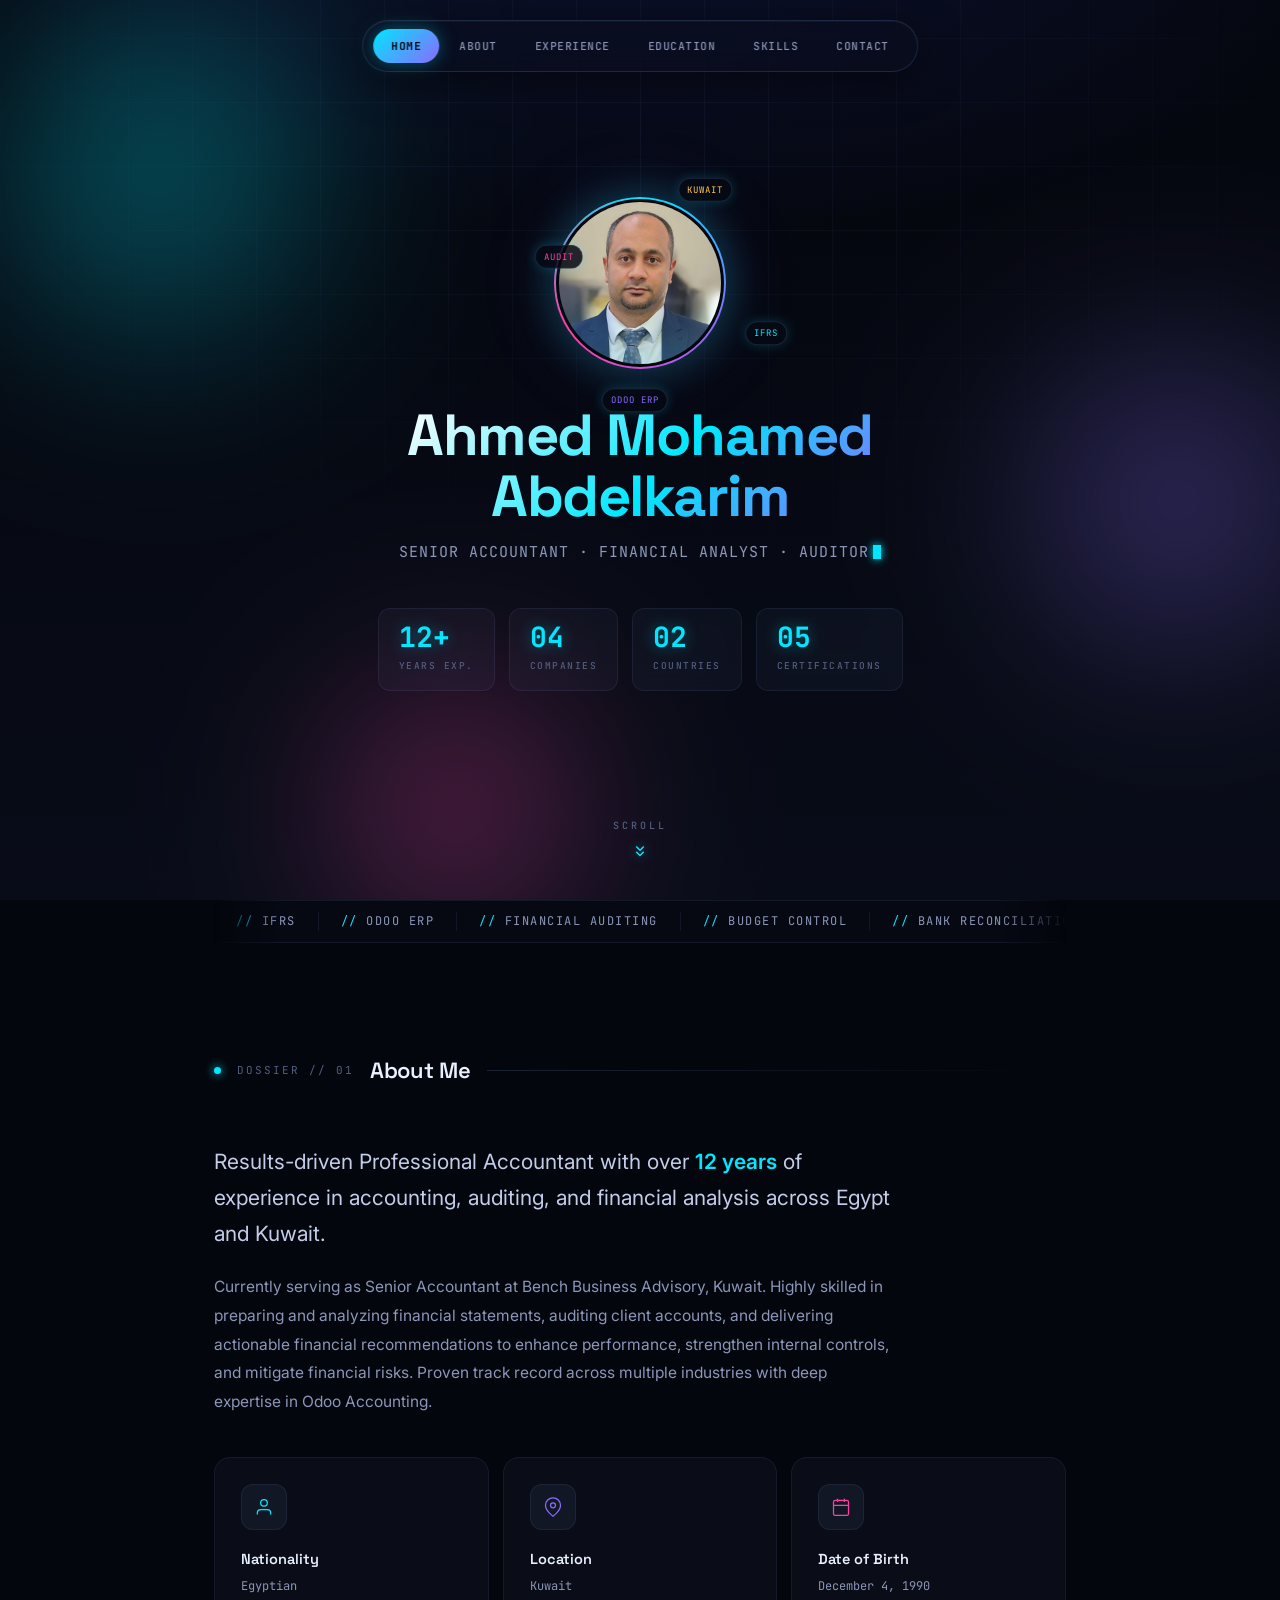
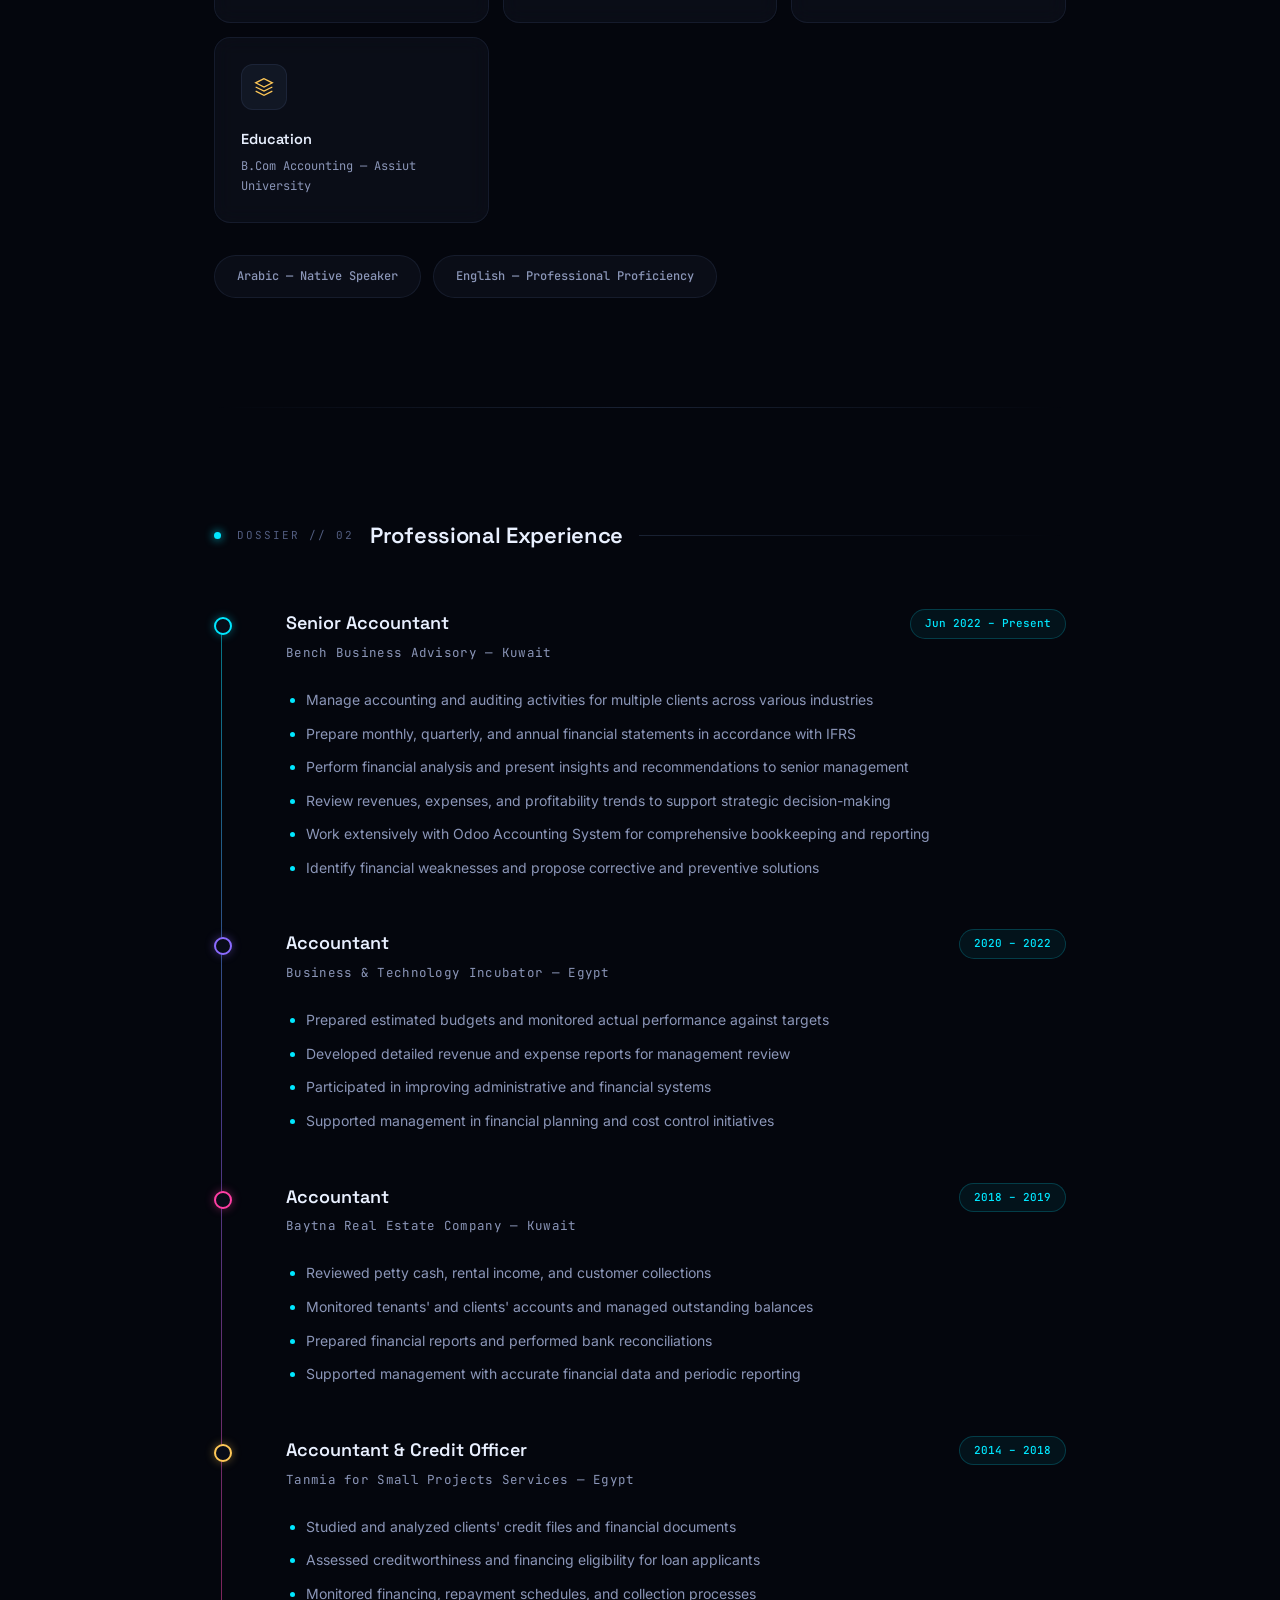
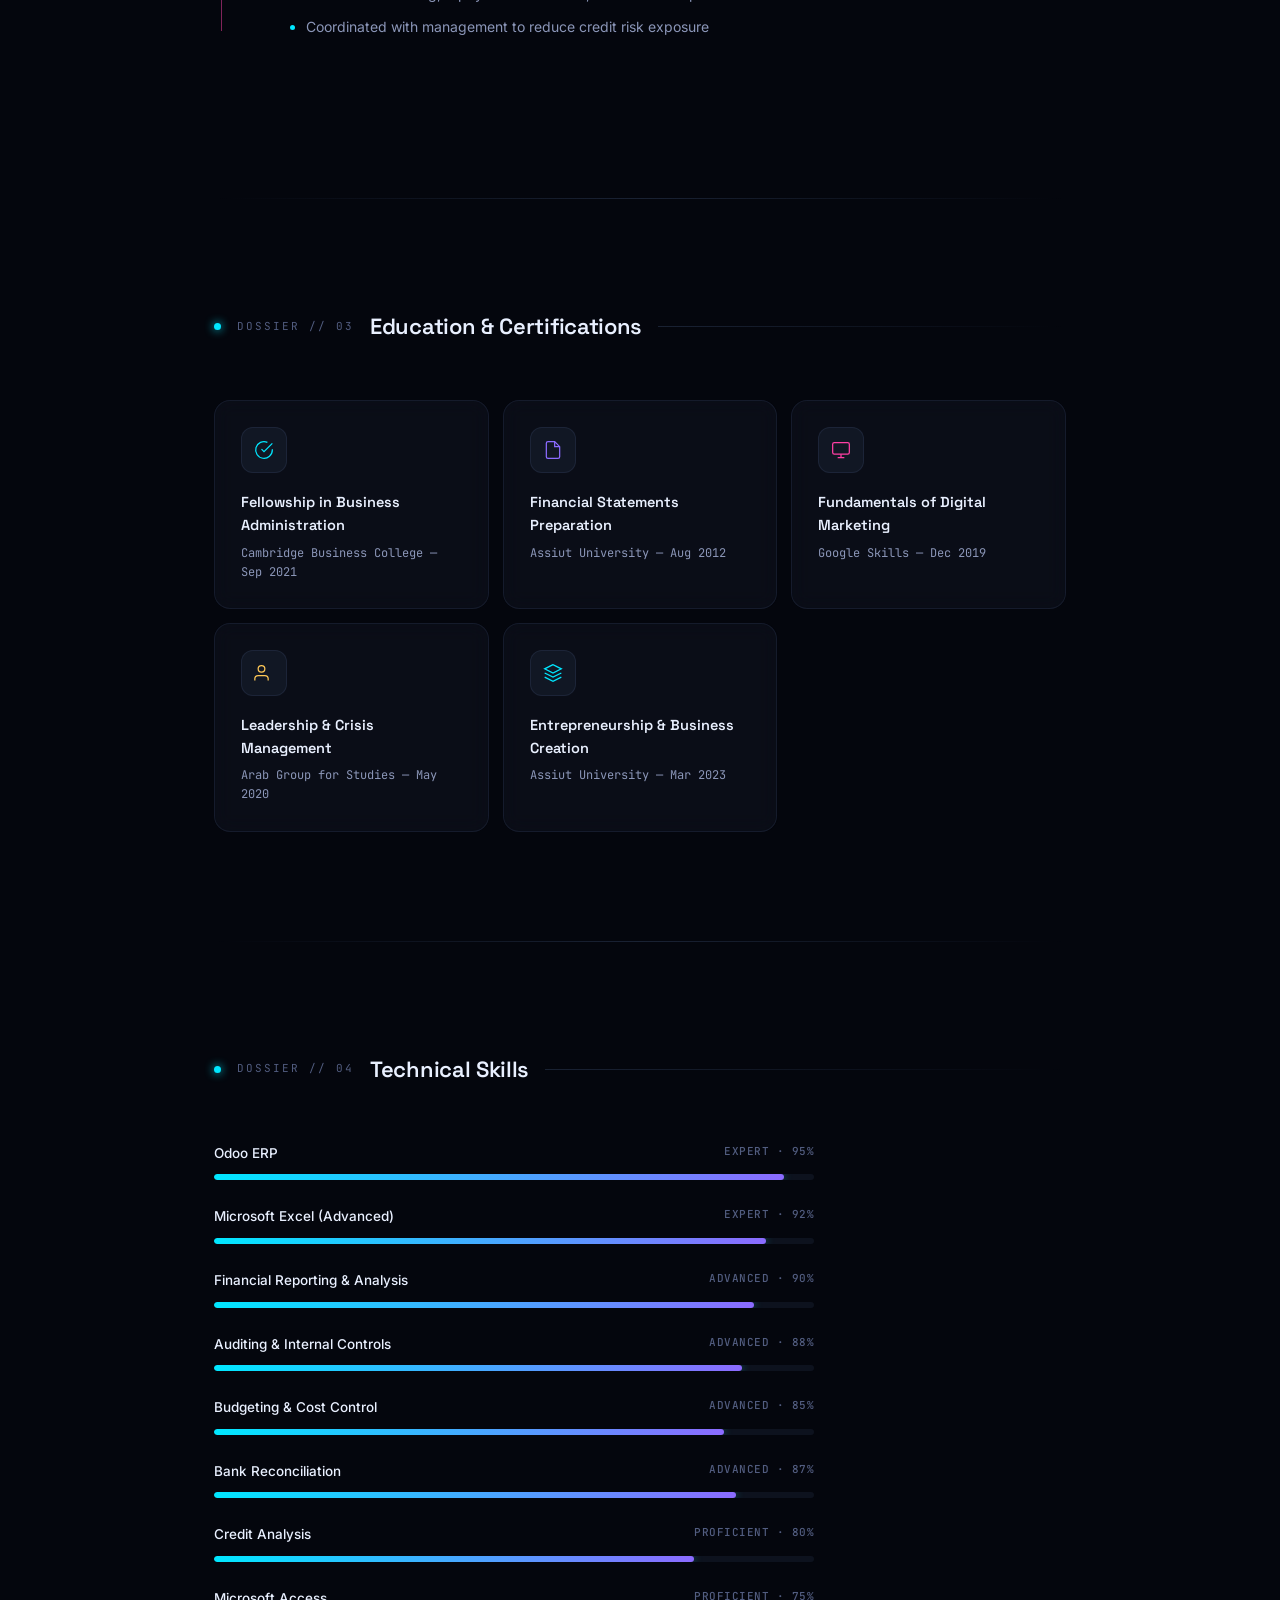
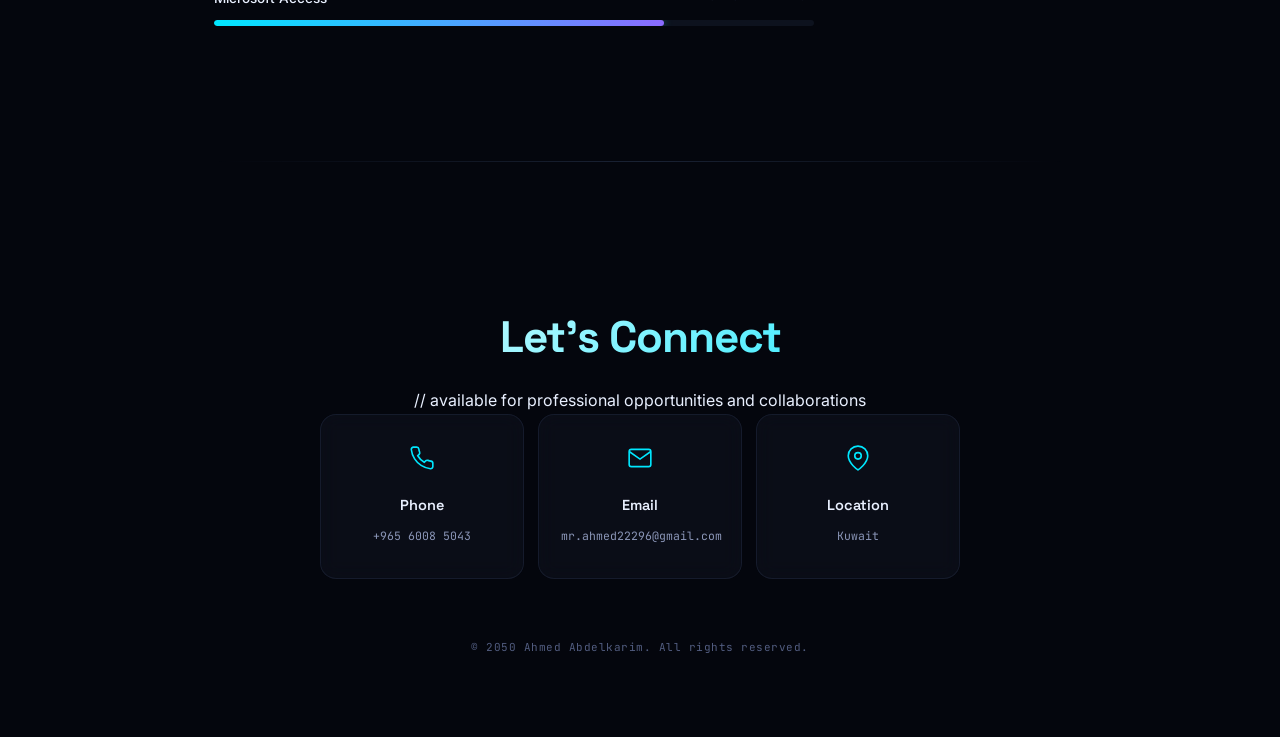
<file: index (2).html>
<!DOCTYPE html>
<html lang="en">
<head>
<meta charset="UTF-8">
<meta name="viewport" content="width=device-width, initial-scale=1.0">
<title>Ahmed Abdelkarim — Senior Accountant</title>
<link rel="preconnect" href="https://fonts.googleapis.com">
<link rel="preconnect" href="https://fonts.gstatic.com" crossorigin>
<link href="https://fonts.googleapis.com/css2?family=Space+Grotesk:wght@500;600;700&family=Inter:wght@300;400;500;600;700&family=JetBrains+Mono:wght@400;500;600;700&display=swap" rel="stylesheet">
<style>
  :root{
    --void:#04060d;
    --void2:#080c18;
    --panel:rgba(150,180,255,0.045);
    --panel-hover:rgba(150,180,255,0.08);
    --border:rgba(140,180,255,0.16);
    --border-soft:rgba(140,180,255,0.09);
    --cyan:#00e7ff;
    --violet:#8b6bff;
    --magenta:#ff3fa4;
    --gold:#ffc857;
    --text:#e9f0ff;
    --text-dim:#8b96b8;
    --text-dimmer:#525d80;
    --font-display:'Space Grotesk', sans-serif;
    --font-body:'Inter', -apple-system, BlinkMacSystemFont, sans-serif;
    --font-mono:'JetBrains Mono', monospace;
  }
  *{margin:0;padding:0;box-sizing:border-box;}
  html{scroll-behavior:smooth;}
  body{
    font-family:var(--font-body);
    background:var(--void);
    color:var(--text);
    line-height:1.6;
    -webkit-font-smoothing:antialiased;
    overflow-x:hidden;
  }
  ::selection{background:var(--violet);color:#fff;}

  /* ===== Reduced motion ===== */
  @media (prefers-reduced-motion: reduce){
    *, *::before, *::after{
      animation-duration:0.01ms !important;
      animation-iteration-count:1 !important;
      transition-duration:0.01ms !important;
      scroll-behavior:auto !important;
    }
  }

  /* ===== Animated backdrop ===== */
  .bg-fixed{position:fixed;inset:0;z-index:0;pointer-events:none;overflow:hidden;background:
      radial-gradient(ellipse 100% 60% at 50% -10%, #0d1230 0%, transparent 60%),
      linear-gradient(180deg,var(--void) 0%, var(--void2) 100%);}
  .bg-grid{position:absolute;inset:-10% -10%;
    background-image:linear-gradient(rgba(140,180,255,0.06) 1px, transparent 1px),
      linear-gradient(90deg, rgba(140,180,255,0.06) 1px, transparent 1px);
    background-size:64px 64px;
    mask-image:radial-gradient(ellipse 70% 60% at 50% 20%, #000 0%, transparent 75%);
    -webkit-mask-image:radial-gradient(ellipse 70% 60% at 50% 20%, #000 0%, transparent 75%);
    animation:grid-drift 60s linear infinite;}
  @keyframes grid-drift{from{background-position:0 0,0 0;}to{background-position:64px 128px,64px 128px;}}
  .blob{position:absolute;border-radius:50%;filter:blur(70px);opacity:0.35;mix-blend-mode:screen;}
  .blob-1{width:520px;height:520px;top:-10%;left:-8%;background:radial-gradient(circle,var(--cyan),transparent 70%);animation:drift1 22s ease-in-out infinite;}
  .blob-2{width:460px;height:460px;top:30%;right:-10%;background:radial-gradient(circle,var(--violet),transparent 70%);animation:drift2 26s ease-in-out infinite;}
  .blob-3{width:400px;height:400px;bottom:-12%;left:20%;background:radial-gradient(circle,var(--magenta),transparent 70%);animation:drift3 30s ease-in-out infinite;}
  @keyframes drift1{0%,100%{transform:translate(0,0) scale(1);}50%{transform:translate(80px,60px) scale(1.2);}}
  @keyframes drift2{0%,100%{transform:translate(0,0) scale(1);}50%{transform:translate(-70px,50px) scale(1.15);}}
  @keyframes drift3{0%,100%{transform:translate(0,0) scale(1);}50%{transform:translate(50px,-70px) scale(1.25);}}

  /* ===== Nav ===== */
  .cv-nav{
    position:fixed;top:20px;left:50%;transform:translateX(-50%);z-index:1000;
    background:rgba(10,14,28,0.6);backdrop-filter:blur(20px) saturate(1.4);
    border:1px solid var(--border);border-radius:50px;
    padding:8px 10px;display:flex;gap:2px;
    box-shadow:0 8px 40px rgba(0,0,0,0.5), inset 0 1px 0 rgba(255,255,255,0.04);
    transition:all 0.3s ease;
  }
  .cv-nav.scrolled{top:12px;padding:6px 8px;}
  .cv-nav button{
    padding:10px 18px;border-radius:40px;border:none;background:transparent;
    font-family:var(--font-mono);font-size:11px;font-weight:500;letter-spacing:0.5px;
    color:var(--text-dim);cursor:pointer;text-transform:uppercase;
    transition:all 0.25s ease;white-space:nowrap;
  }
  .cv-nav button:hover{color:var(--cyan);}
  .cv-nav button.active{background:linear-gradient(135deg,var(--cyan),var(--violet));color:#05070f;font-weight:700;box-shadow:0 0 18px rgba(0,231,255,0.35);}

  /* ===== Ticker ===== */
  .ticker{position:relative;z-index:1;width:100%;overflow:hidden;border-top:1px solid var(--border-soft);border-bottom:1px solid var(--border-soft);
    background:rgba(10,14,28,0.4);padding:11px 0;
    mask-image:linear-gradient(90deg, transparent, #000 8%, #000 92%, transparent);
    -webkit-mask-image:linear-gradient(90deg, transparent, #000 8%, #000 92%, transparent);}
  .ticker-track{display:flex;width:max-content;animation:ticker-scroll 34s linear infinite;}
  @keyframes ticker-scroll{from{transform:translateX(0);}to{transform:translateX(-50%);}}
  .ticker-item{font-family:var(--font-mono);font-size:12px;letter-spacing:1.5px;color:var(--text-dim);
    text-transform:uppercase;padding:0 22px;white-space:nowrap;border-right:1px solid var(--border-soft);}
  .ticker-item span{color:var(--cyan);}

  /* ===== Content Wrapper ===== */
  .cv-content{position:relative;z-index:1;max-width:900px;margin:0 auto;padding:0 24px;}

  /* ===== Hero ===== */
  .hero-pro{min-height:100vh;display:flex;flex-direction:column;justify-content:center;align-items:center;text-align:center;position:relative;padding:120px 24px 80px;}
  .holo-ring{width:172px;height:172px;position:relative;margin-bottom:36px;}
  .holo-ring .ring-spin{position:absolute;inset:0;border-radius:50%;
    background:conic-gradient(from 0deg, var(--cyan), var(--violet), var(--magenta), var(--cyan));
    padding:2px;animation:spin-slow 18s linear infinite;
    box-shadow:0 0 40px rgba(0,231,255,0.25), 0 0 80px rgba(139,107,255,0.15);}
  @keyframes spin-slow{from{transform:rotate(0deg);}to{transform:rotate(360deg);}}
  .holo-ring .ring-inner{width:100%;height:100%;border-radius:50%;background:var(--void2);
    display:flex;align-items:center;justify-content:center;overflow:hidden;
    border:3px solid var(--void);position:relative;}
  .holo-ring .ring-inner img{width:100%;height:100%;object-fit:cover;filter:saturate(1.05) contrast(1.03);}
  .holo-ring .ring-inner::after{content:'';position:absolute;inset:0;border-radius:50%;
    background:linear-gradient(180deg, transparent 55%, rgba(0,231,255,0.14) 100%);pointer-events:none;}
  .orbit{position:absolute;inset:-30px;animation:orbit-spin 40s linear infinite;}
  @keyframes orbit-spin{from{transform:rotate(0deg);}to{transform:rotate(360deg);}}
  .orbit-tag{position:absolute;top:50%;left:50%;transform-origin:0 0;font-family:var(--font-mono);
    font-size:9px;letter-spacing:1px;color:var(--cyan);background:rgba(6,10,20,0.85);
    border:1px solid var(--border);padding:4px 8px;border-radius:20px;white-space:nowrap;
    animation:counter-spin 40s linear infinite;box-shadow:0 0 12px rgba(0,231,255,0.2);}
  @keyframes counter-spin{from{transform:rotate(0deg) translate(0,0) rotate(0deg);}to{transform:rotate(-360deg) translate(0,0) rotate(0deg);}}
  .ot-1{transform:rotate(20deg) translate(112px) rotate(-20deg);}
  .ot-2{transform:rotate(110deg) translate(112px) rotate(-110deg);color:var(--violet);}
  .ot-3{transform:rotate(200deg) translate(112px) rotate(-200deg);color:var(--magenta);}
  .ot-4{transform:rotate(290deg) translate(112px) rotate(-290deg);color:var(--gold);}

  .hero-pro h1{font-family:var(--font-display);font-size:58px;font-weight:700;margin:0 0 12px;
    letter-spacing:-1.5px;line-height:1.06;
    background:linear-gradient(135deg,#ffffff 0%, var(--cyan) 55%, var(--violet) 100%);
    -webkit-background-clip:text;-webkit-text-fill-color:transparent;background-clip:text;}
  .hero-pro .tagline{font-family:var(--font-mono);font-size:15px;color:var(--text-dim);
    margin-bottom:44px;letter-spacing:1px;text-transform:uppercase;}
  .hero-pro .tagline .cursor{display:inline-block;width:8px;height:14px;background:var(--cyan);
    margin-left:4px;vertical-align:-2px;animation:blink 1.1s steps(1) infinite;box-shadow:0 0 8px var(--cyan);}
  @keyframes blink{0%,49%{opacity:1;}50%,100%{opacity:0;}}

  .hero-stats{display:flex;gap:14px;margin-bottom:52px;flex-wrap:wrap;justify-content:center;}
  .hero-stat{text-align:left;background:var(--panel);border:1px solid var(--border-soft);
    border-radius:12px;padding:14px 20px;backdrop-filter:blur(10px);min-width:104px;}
  .hero-stat .num{font-family:var(--font-mono);font-size:28px;font-weight:700;display:block;line-height:1;color:var(--cyan);text-shadow:0 0 16px rgba(0,231,255,0.4);}
  .hero-stat .label{font-family:var(--font-mono);font-size:9.5px;color:var(--text-dimmer);margin-top:8px;
    text-transform:uppercase;letter-spacing:1.5px;font-weight:500;}

  .scroll-hint{position:absolute;bottom:40px;left:50%;transform:translateX(-50%);
    display:flex;flex-direction:column;align-items:center;gap:8px;color:var(--text-dimmer);
    font-family:var(--font-mono);font-size:10px;letter-spacing:3px;font-weight:500;
    animation:bounce 2.5s infinite ease-in-out;}
  @keyframes bounce{0%,20%,50%,80%,100%{transform:translateX(-50%) translateY(0);}40%{transform:translateX(-50%) translateY(-10px);}60%{transform:translateX(-50%) translateY(-5px);}}
  .scroll-hint svg{stroke:var(--cyan);filter:drop-shadow(0 0 6px rgba(0,231,255,0.5));}

  /* ===== Section Styling ===== */
  .section-pro{padding:110px 0;position:relative;}
  .section-pro:not(:last-child)::after{content:'';position:absolute;bottom:0;left:0;right:0;height:1px;
    background:linear-gradient(90deg, transparent, var(--border), transparent);}
  .section-header{display:flex;align-items:center;gap:16px;margin-bottom:56px;}
  .section-header .dot{width:7px;height:7px;border-radius:50%;background:var(--cyan);flex-shrink:0;
    box-shadow:0 0 10px var(--cyan);animation:pulse-dot 2.2s ease-in-out infinite;}
  @keyframes pulse-dot{0%,100%{opacity:1;transform:scale(1);}50%{opacity:0.4;transform:scale(0.7);}}
  .section-header .eyebrow{font-family:var(--font-mono);font-size:11px;color:var(--text-dimmer);letter-spacing:2px;text-transform:uppercase;white-space:nowrap;}
  .section-header h2{font-family:var(--font-display);font-size:22px;font-weight:600;color:var(--text);margin:0;white-space:nowrap;letter-spacing:-0.3px;}
  .section-header .line{flex:1;height:1px;background:linear-gradient(90deg, var(--border), transparent);}

  /* ===== About ===== */
  .about-text{max-width:680px;}
  .about-text .lead{font-size:21px;line-height:1.7;color:#c3cdea;margin-bottom:22px;font-weight:400;}
  .about-text .lead strong{color:var(--cyan);font-weight:600;}
  .about-text .sub{font-size:15.5px;line-height:1.85;color:var(--text-dim);margin-bottom:40px;}

  .cards-grid{display:grid;grid-template-columns:repeat(auto-fill, minmax(230px, 1fr));gap:14px;}
  .info-card{background:var(--panel);border:1px solid var(--border-soft);border-radius:16px;
    padding:26px;transition:all 0.35s cubic-bezier(0.25,0.46,0.45,0.94);position:relative;
    overflow:hidden;backdrop-filter:blur(10px);}
  .info-card::before{content:'';position:absolute;top:0;left:0;right:0;height:2px;
    background:linear-gradient(90deg,var(--cyan),var(--violet));transform:scaleX(0);transform-origin:left;
    transition:transform 0.35s cubic-bezier(0.25,0.46,0.45,0.94);}
  .info-card:hover{transform:translateY(-5px);background:var(--panel-hover);border-color:var(--border);
    box-shadow:0 16px 48px rgba(0,231,255,0.08);}
  .info-card:hover::before{transform:scaleX(1);}
  .info-card .icon-wrap{width:46px;height:46px;border-radius:12px;background:rgba(140,180,255,0.06);
    border:1px solid var(--border-soft);display:flex;align-items:center;justify-content:center;
    margin-bottom:18px;transition:all 0.3s;}
  .info-card .icon-wrap svg{width:20px;height:20px;stroke:var(--cyan);transition:stroke 0.3s;}
  .info-card:nth-child(4n+2) .icon-wrap svg{stroke:var(--violet);}
  .info-card:nth-child(4n+3) .icon-wrap svg{stroke:var(--magenta);}
  .info-card:nth-child(4n+4) .icon-wrap svg{stroke:var(--gold);}
  .info-card:hover .icon-wrap{box-shadow:0 0 16px currentColor;border-color:currentColor;}
  .info-card h4{font-family:var(--font-display);font-size:14.5px;font-weight:600;margin:0 0 6px;color:var(--text);}
  .info-card p{font-family:var(--font-mono);font-size:12px;color:var(--text-dim);margin:0;line-height:1.6;}

  .lang-pills{display:flex;gap:12px;flex-wrap:wrap;margin-top:32px;}
  .lang-pill{padding:11px 22px;border:1px solid var(--border-soft);border-radius:40px;
    font-family:var(--font-mono);font-size:12px;background:var(--panel);color:var(--text-dim);
    font-weight:500;transition:all 0.25s;}
  .lang-pill:hover{border-color:var(--cyan);color:var(--cyan);box-shadow:0 0 14px rgba(0,231,255,0.2);}

  /* ===== Timeline ===== */
  .timeline{position:relative;padding-left:36px;}
  .timeline::before{content:'';position:absolute;left:7px;top:10px;bottom:10px;width:1px;
    background:linear-gradient(180deg,var(--cyan),var(--violet),var(--magenta));opacity:0.5;}
  .timeline-item{position:relative;margin-bottom:48px;padding-left:36px;}
  .timeline-item::before{content:'';position:absolute;left:-36px;top:8px;width:14px;height:14px;
    border-radius:50%;background:var(--void2);border:2.5px solid var(--cyan);z-index:2;
    transition:all 0.3s ease;box-shadow:0 0 10px rgba(0,231,255,0.4);}
  .timeline-item:nth-child(2)::before{border-color:var(--violet);box-shadow:0 0 10px rgba(139,107,255,0.4);}
  .timeline-item:nth-child(3)::before{border-color:var(--magenta);box-shadow:0 0 10px rgba(255,63,164,0.4);}
  .timeline-item:nth-child(4)::before{border-color:var(--gold);box-shadow:0 0 10px rgba(255,200,87,0.4);}
  .timeline-item:hover::before{transform:scale(1.3);}
  .timeline-header{display:flex;justify-content:space-between;align-items:flex-start;margin-bottom:10px;flex-wrap:wrap;gap:10px;}
  .timeline-title{font-family:var(--font-display);font-size:18px;font-weight:600;margin:0;color:var(--text);}
  .timeline-company{font-family:var(--font-mono);font-size:12.5px;color:var(--text-dim);margin:5px 0 14px;letter-spacing:0.3px;}
  .timeline-date{font-family:var(--font-mono);font-size:11px;color:var(--cyan);background:rgba(0,231,255,0.06);
    border:1px solid rgba(0,231,255,0.2);padding:5px 14px;border-radius:20px;font-weight:500;white-space:nowrap;}
  .timeline-desc{color:var(--text-dim);font-size:14px;line-height:1.9;}
  .timeline-desc ul{margin:0;padding-left:20px;}
  .timeline-desc li{margin-bottom:7px;}
  .timeline-desc li::marker{color:var(--cyan);}

  /* ===== Skills ===== */
  .skill-bar{margin-bottom:26px;}
  .skill-bar-header{display:flex;justify-content:space-between;margin-bottom:10px;font-size:13.5px;}
  .skill-bar-header span:first-child{font-weight:500;color:var(--text);}
  .skill-bar-header span:last-child{font-family:var(--font-mono);color:var(--text-dimmer);font-weight:500;font-size:11px;letter-spacing:0.5px;}
  .skill-bar-track{height:6px;background:rgba(140,180,255,0.07);border-radius:3px;overflow:hidden;}
  .skill-bar-fill{height:100%;background:linear-gradient(90deg,var(--cyan),var(--violet));border-radius:3px;
    width:0;transition:width 1.3s cubic-bezier(0.25,0.46,0.45,0.94);box-shadow:0 0 10px rgba(0,231,255,0.4);}

  /* ===== Contact ===== */
  .contact-section{text-align:center;padding:140px 24px 80px;}
  .contact-section h2{font-family:var(--font-display);font-size:44px;font-weight:700;margin:0 0 16px;
    letter-spacing:-1px;background:linear-gradient(135deg,#ffffff, var(--cyan));-webkit-background-clip:text;-webkit-text-fill-color:transparent;}
  .contact-section>p{font-family:var(--font-mono);font-size:14px;color:var(--text-dim);margin-bottom:48px;letter-spacing:0.3px;}
  .contact-grid{display:grid;grid-template-columns:repeat(auto-fill, minmax(200px, 1fr));gap:14px;max-width:640px;margin:0 auto 48px;}
  .contact-card{padding:30px 22px;border:1px solid var(--border-soft);border-radius:16px;background:var(--panel);
    cursor:pointer;transition:all 0.35s ease;text-decoration:none;color:inherit;display:block;backdrop-filter:blur(10px);}
  .contact-card:hover{background:var(--panel-hover);border-color:var(--cyan);transform:translateY(-4px);
    box-shadow:0 16px 40px rgba(0,231,255,0.15);}
  .contact-card svg{width:26px;height:26px;margin-bottom:16px;stroke:var(--cyan);transition:all 0.35s;
    filter:drop-shadow(0 0 0 transparent);}
  .contact-card:hover svg{filter:drop-shadow(0 0 8px rgba(0,231,255,0.6));}
  .contact-card h4{font-family:var(--font-display);font-size:14.5px;font-weight:600;margin:0 0 5px;color:var(--text);}
  .contact-card span{font-family:var(--font-mono);font-size:11.5px;color:var(--text-dim);}
  .footer-note{font-family:var(--font-mono);font-size:11px;color:var(--text-dimmer);margin-top:60px;letter-spacing:0.5px;}

  /* ===== Scroll Reveal ===== */
  .reveal{opacity:0;transform:translateY(40px);transition:all 0.7s cubic-bezier(0.25,0.46,0.45,0.94);}
  .reveal.visible{opacity:1;transform:translateY(0);}

  :focus-visible{outline:2px solid var(--cyan);outline-offset:3px;border-radius:4px;}

  /* ===== Responsive ===== */
  @media (max-width:768px){
    .hero-pro h1{font-size:36px;letter-spacing:-0.8px;}
    .hero-stats{gap:10px;}
    .hero-stat{padding:11px 14px;min-width:80px;}
    .hero-stat .num{font-size:22px;}
    .section-pro{padding:64px 0;}
    .contact-section h2{font-size:32px;}
    .cv-nav{padding:6px 8px;gap:1px;max-width:92vw;overflow-x:auto;}
    .cv-nav button{padding:8px 12px;font-size:10px;}
    .timeline-header{flex-direction:column;}
    .cards-grid{grid-template-columns:1fr;}
    .holo-ring{width:140px;height:140px;}
    .orbit-tag{font-size:8px;}
  }
  @media (max-width:480px){
    .hero-pro h1{font-size:28px;}
    .hero-pro .tagline{font-size:12px;}
  }
</style>
</head>
<body>

<div class="bg-fixed">
  <div class="bg-grid"></div>
  <div class="blob blob-1"></div>
  <div class="blob blob-2"></div>
  <div class="blob blob-3"></div>
</div>

<!-- Sticky Navigation -->
<nav class="cv-nav" id="mainNav">
  <button onclick="scrollToSec('hero')" class="active" id="nav-hero">Home</button>
  <button onclick="scrollToSec('about')" id="nav-about">About</button>
  <button onclick="scrollToSec('exp')" id="nav-exp">Experience</button>
  <button onclick="scrollToSec('certs')" id="nav-certs">Education</button>
  <button onclick="scrollToSec('skills')" id="nav-skills">Skills</button>
  <button onclick="scrollToSec('contact')" id="nav-contact">Contact</button>
</nav>

<div class="cv-content">

  <!-- ========== HERO ========== -->
  <section class="hero-pro" id="hero">
    <div class="holo-ring">
      <div class="ring-spin"><div class="ring-inner"><img src="[data-uri]" alt="Ahmed Mohamed Abdelkarim"></div></div>
      <div class="orbit">
        <span class="orbit-tag ot-1">IFRS</span>
        <span class="orbit-tag ot-2">ODOO ERP</span>
        <span class="orbit-tag ot-3">AUDIT</span>
        <span class="orbit-tag ot-4">KUWAIT</span>
      </div>
    </div>
    <h1>Ahmed Mohamed<br>Abdelkarim</h1>
    <p class="tagline">Senior Accountant · Financial Analyst · Auditor<span class="cursor"></span></p>
    <div class="hero-stats">
      <div class="hero-stat"><span class="num">12+</span><span class="label">Years Exp.</span></div>
      <div class="hero-stat"><span class="num">04</span><span class="label">Companies</span></div>
      <div class="hero-stat"><span class="num">02</span><span class="label">Countries</span></div>
      <div class="hero-stat"><span class="num">05</span><span class="label">Certifications</span></div>
    </div>
    <div class="scroll-hint">
      <span>SCROLL</span>
      <svg width="18" height="18" viewBox="0 0 24 24" fill="none" stroke="currentColor" stroke-width="2">
        <path d="M7 13l5 5 5-5M7 6l5 5 5-5"/>
      </svg>
    </div>
  </section>

  <!-- ========== TICKER ========== -->
  <div class="ticker">
    <div class="ticker-track" id="tickerTrack"></div>
  </div>

  <!-- ========== ABOUT ========== -->
  <section class="section-pro" id="about">
    <div class="section-header reveal"><span class="dot"></span><span class="eyebrow">DOSSIER // 01</span><h2>About Me</h2><div class="line"></div></div>

    <div class="about-text reveal">
      <p class="lead">
        Results-driven Professional Accountant with over <strong>12 years</strong> of experience in accounting, auditing, and financial analysis across Egypt and Kuwait.
      </p>
      <p class="sub">
        Currently serving as Senior Accountant at Bench Business Advisory, Kuwait. Highly skilled in preparing and analyzing financial statements, auditing client accounts, and delivering actionable financial recommendations to enhance performance, strengthen internal controls, and mitigate financial risks. Proven track record across multiple industries with deep expertise in Odoo Accounting.
      </p>
    </div>

    <div class="cards-grid reveal">
      <div class="info-card">
        <div class="icon-wrap"><svg viewBox="0 0 24 24" fill="none" stroke="currentColor" stroke-width="1.5"><path d="M20 21v-2a4 4 0 0 0-4-4H8a4 4 0 0 0-4 4v2"/><circle cx="12" cy="7" r="4"/></svg></div>
        <h4>Nationality</h4><p>Egyptian</p>
      </div>
      <div class="info-card">
        <div class="icon-wrap"><svg viewBox="0 0 24 24" fill="none" stroke="currentColor" stroke-width="1.5"><path d="M21 10c0 7-9 13-9 13s-9-6-9-13a9 9 0 0 1 18 0z"/><circle cx="12" cy="10" r="3"/></svg></div>
        <h4>Location</h4><p>Kuwait</p>
      </div>
      <div class="info-card">
        <div class="icon-wrap"><svg viewBox="0 0 24 24" fill="none" stroke="currentColor" stroke-width="1.5"><rect x="3" y="4" width="18" height="18" rx="2"/><line x1="16" y1="2" x2="16" y2="6"/><line x1="8" y1="2" x2="8" y2="6"/><line x1="3" y1="10" x2="21" y2="10"/></svg></div>
        <h4>Date of Birth</h4><p>December 4, 1990</p>
      </div>
      <div class="info-card">
        <div class="icon-wrap"><svg viewBox="0 0 24 24" fill="none" stroke="currentColor" stroke-width="1.5"><path d="M12 2L2 7l10 5 10-5-10-5z"/><path d="M2 17l10 5 10-5"/><path d="M2 12l10 5 10-5"/></svg></div>
        <h4>Education</h4><p>B.Com Accounting — Assiut University</p>
      </div>
    </div>

    <div class="lang-pills reveal">
      <span class="lang-pill">Arabic — Native Speaker</span>
      <span class="lang-pill">English — Professional Proficiency</span>
    </div>
  </section>

  <!-- ========== EXPERIENCE ========== -->
  <section class="section-pro" id="exp">
    <div class="section-header reveal"><span class="dot"></span><span class="eyebrow">DOSSIER // 02</span><h2>Professional Experience</h2><div class="line"></div></div>

    <div class="timeline">
      <div class="timeline-item reveal">
        <div class="timeline-header">
          <div><h3 class="timeline-title">Senior Accountant</h3><div class="timeline-company">Bench Business Advisory — Kuwait</div></div>
          <span class="timeline-date">Jun 2022 – Present</span>
        </div>
        <div class="timeline-desc"><ul>
          <li>Manage accounting and auditing activities for multiple clients across various industries</li>
          <li>Prepare monthly, quarterly, and annual financial statements in accordance with IFRS</li>
          <li>Perform financial analysis and present insights and recommendations to senior management</li>
          <li>Review revenues, expenses, and profitability trends to support strategic decision-making</li>
          <li>Work extensively with Odoo Accounting System for comprehensive bookkeeping and reporting</li>
          <li>Identify financial weaknesses and propose corrective and preventive solutions</li>
        </ul></div>
      </div>

      <div class="timeline-item reveal">
        <div class="timeline-header">
          <div><h3 class="timeline-title">Accountant</h3><div class="timeline-company">Business & Technology Incubator — Egypt</div></div>
          <span class="timeline-date">2020 – 2022</span>
        </div>
        <div class="timeline-desc"><ul>
          <li>Prepared estimated budgets and monitored actual performance against targets</li>
          <li>Developed detailed revenue and expense reports for management review</li>
          <li>Participated in improving administrative and financial systems</li>
          <li>Supported management in financial planning and cost control initiatives</li>
        </ul></div>
      </div>

      <div class="timeline-item reveal">
        <div class="timeline-header">
          <div><h3 class="timeline-title">Accountant</h3><div class="timeline-company">Baytna Real Estate Company — Kuwait</div></div>
          <span class="timeline-date">2018 – 2019</span>
        </div>
        <div class="timeline-desc"><ul>
          <li>Reviewed petty cash, rental income, and customer collections</li>
          <li>Monitored tenants' and clients' accounts and managed outstanding balances</li>
          <li>Prepared financial reports and performed bank reconciliations</li>
          <li>Supported management with accurate financial data and periodic reporting</li>
        </ul></div>
      </div>

      <div class="timeline-item reveal">
        <div class="timeline-header">
          <div><h3 class="timeline-title">Accountant & Credit Officer</h3><div class="timeline-company">Tanmia for Small Projects Services — Egypt</div></div>
          <span class="timeline-date">2014 – 2018</span>
        </div>
        <div class="timeline-desc"><ul>
          <li>Studied and analyzed clients' credit files and financial documents</li>
          <li>Assessed creditworthiness and financing eligibility for loan applicants</li>
          <li>Monitored financing, repayment schedules, and collection processes</li>
          <li>Coordinated with management to reduce credit risk exposure</li>
        </ul></div>
      </div>
    </div>
  </section>

  <!-- ========== EDUCATION & CERTS ========== -->
  <section class="section-pro" id="certs">
    <div class="section-header reveal"><span class="dot"></span><span class="eyebrow">DOSSIER // 03</span><h2>Education & Certifications</h2><div class="line"></div></div>

    <div class="cards-grid reveal">
      <div class="info-card">
        <div class="icon-wrap"><svg viewBox="0 0 24 24" fill="none" stroke="currentColor" stroke-width="1.5"><path d="M22 11.08V12a10 10 0 1 1-5.93-9.14"/><polyline points="22 4 12 14.01 9 11.01"/></svg></div>
        <h4>Fellowship in Business Administration</h4><p>Cambridge Business College — Sep 2021</p>
      </div>
      <div class="info-card">
        <div class="icon-wrap"><svg viewBox="0 0 24 24" fill="none" stroke="currentColor" stroke-width="1.5"><path d="M14 2H6a2 2 0 0 0-2 2v16a2 2 0 0 0 2 2h12a2 2 0 0 0 2-2V8z"/><polyline points="14 2 14 8 20 8"/></svg></div>
        <h4>Financial Statements Preparation</h4><p>Assiut University — Aug 2012</p>
      </div>
      <div class="info-card">
        <div class="icon-wrap"><svg viewBox="0 0 24 24" fill="none" stroke="currentColor" stroke-width="1.5"><rect x="2" y="3" width="20" height="14" rx="2"/><line x1="8" y1="21" x2="16" y2="21"/><line x1="12" y1="17" x2="12" y2="21"/></svg></div>
        <h4>Fundamentals of Digital Marketing</h4><p>Google Skills — Dec 2019</p>
      </div>
      <div class="info-card">
        <div class="icon-wrap"><svg viewBox="0 0 24 24" fill="none" stroke="currentColor" stroke-width="1.5"><path d="M17 21v-2a4 4 0 0 0-4-4H5a4 4 0 0 0-4 4v2"/><circle cx="9" cy="7" r="4"/></svg></div>
        <h4>Leadership & Crisis Management</h4><p>Arab Group for Studies — May 2020</p>
      </div>
      <div class="info-card">
        <div class="icon-wrap"><svg viewBox="0 0 24 24" fill="none" stroke="currentColor" stroke-width="1.5"><path d="M12 2L2 7l10 5 10-5-10-5z"/><path d="M2 17l10 5 10-5"/><path d="M2 12l10 5 10-5"/></svg></div>
        <h4>Entrepreneurship & Business Creation</h4><p>Assiut University — Mar 2023</p>
      </div>
    </div>
  </section>

  <!-- ========== SKILLS ========== -->
  <section class="section-pro" id="skills">
    <div class="section-header reveal"><span class="dot"></span><span class="eyebrow">DOSSIER // 04</span><h2>Technical Skills</h2><div class="line"></div></div>

    <div style="max-width:600px;" class="reveal">
      <div class="skill-bar"><div class="skill-bar-header"><span>Odoo ERP</span><span>EXPERT · 95%</span></div><div class="skill-bar-track"><div class="skill-bar-fill" data-width="95%"></div></div></div>
      <div class="skill-bar"><div class="skill-bar-header"><span>Microsoft Excel (Advanced)</span><span>EXPERT · 92%</span></div><div class="skill-bar-track"><div class="skill-bar-fill" data-width="92%"></div></div></div>
      <div class="skill-bar"><div class="skill-bar-header"><span>Financial Reporting & Analysis</span><span>ADVANCED · 90%</span></div><div class="skill-bar-track"><div class="skill-bar-fill" data-width="90%"></div></div></div>
      <div class="skill-bar"><div class="skill-bar-header"><span>Auditing & Internal Controls</span><span>ADVANCED · 88%</span></div><div class="skill-bar-track"><div class="skill-bar-fill" data-width="88%"></div></div></div>
      <div class="skill-bar"><div class="skill-bar-header"><span>Budgeting & Cost Control</span><span>ADVANCED · 85%</span></div><div class="skill-bar-track"><div class="skill-bar-fill" data-width="85%"></div></div></div>
      <div class="skill-bar"><div class="skill-bar-header"><span>Bank Reconciliation</span><span>ADVANCED · 87%</span></div><div class="skill-bar-track"><div class="skill-bar-fill" data-width="87%"></div></div></div>
      <div class="skill-bar"><div class="skill-bar-header"><span>Credit Analysis</span><span>PROFICIENT · 80%</span></div><div class="skill-bar-track"><div class="skill-bar-fill" data-width="80%"></div></div></div>
      <div class="skill-bar"><div class="skill-bar-header"><span>Microsoft Access</span><span>PROFICIENT · 75%</span></div><div class="skill-bar-track"><div class="skill-bar-fill" data-width="75%"></div></div></div>
    </div>
  </section>

  <!-- ========== CONTACT ========== -->
  <section class="contact-section" id="contact">
    <div class="reveal">
      <h2>Let's Connect</h2>
      <p>// available for professional opportunities and collaborations</p>

      <div class="contact-grid">
        <a href="tel:+96560085043" class="contact-card">
          <svg viewBox="0 0 24 24" fill="none" stroke="currentColor" stroke-width="1.5"><path d="M22 16.92v3a2 2 0 0 1-2.18 2 19.79 19.79 0 0 1-8.63-3.07 19.5 19.5 0 0 1-6-6 19.79 19.79 0 0 1-3.07-8.67A2 2 0 0 1 4.11 2h3a2 2 0 0 1 2 1.72c.127.96.361 1.903.7 2.81a2 2 0 0 1-.45 2.11L8.09 9.91a16 16 0 0 0 6 6l1.27-1.27a2 2 0 0 1 2.11-.45c.907.339 1.85.573 2.81.7A2 2 0 0 1 22 16.92z"/></svg>
          <h4>Phone</h4><span>+965 6008 5043</span>
        </a>
        <a href="mailto:mr.ahmed22296@gmail.com" class="contact-card">
          <svg viewBox="0 0 24 24" fill="none" stroke="currentColor" stroke-width="1.5"><path d="M4 4h16c1.1 0 2 .9 2 2v12c0 1.1-.9 2-2 2H4c-1.1 0-2-.9-2-2V6c0-1.1.9-2 2-2z"/><polyline points="22,6 12,13 2,6"/></svg>
          <h4>Email</h4><span>mr.ahmed22296@gmail.com</span>
        </a>
        <a href="#" class="contact-card" onclick="alert('Location: Kuwait'); return false;">
          <svg viewBox="0 0 24 24" fill="none" stroke="currentColor" stroke-width="1.5"><path d="M21 10c0 7-9 13-9 13s-9-6-9-13a9 9 0 0 1 18 0z"/><circle cx="12" cy="10" r="3"/></svg>
          <h4>Location</h4><span>Kuwait</span>
        </a>
      </div>

      <p class="footer-note">© 2050 Ahmed Abdelkarim. All rights reserved.</p>
    </div>
  </section>

</div>

<script>
  // ===== Ticker content =====
  const tickerTerms = ['IFRS','ODOO ERP','FINANCIAL AUDITING','BUDGET CONTROL','BANK RECONCILIATION','CREDIT ANALYSIS','COST CONTROL','MS EXCEL ADVANCED','INTERNAL CONTROLS','FINANCIAL REPORTING'];
  const tickerTrack = document.getElementById('tickerTrack');
  const buildTicker = () => tickerTerms.map(t => `<span class="ticker-item"><span>//</span> ${t}</span>`).join('');
  tickerTrack.innerHTML = buildTicker() + buildTicker();

  // ===== Scroll Reveal Animation =====
  const reveals = document.querySelectorAll('.reveal');
  const revealObserver = new IntersectionObserver((entries) => {
    entries.forEach(entry => {
      if (entry.isIntersecting) {
        entry.target.classList.add('visible');
        entry.target.querySelectorAll('.skill-bar-fill').forEach(bar => {
          bar.style.width = bar.dataset.width;
        });
      }
    });
  }, { threshold: 0.12, rootMargin: '0px 0px -40px 0px' });
  reveals.forEach(el => revealObserver.observe(el));

  // ===== Nav Active State on Scroll =====
  const sections = ['hero','about','exp','certs','skills','contact'];
  const navObserver = new IntersectionObserver((entries) => {
    entries.forEach(entry => {
      if (entry.isIntersecting) {
        document.querySelectorAll('.cv-nav button').forEach(b => b.classList.remove('active'));
        const btn = document.getElementById('nav-' + entry.target.id);
        if (btn) btn.classList.add('active');
      }
    });
  }, { threshold: 0.25 });
  sections.forEach(id => {
    const el = document.getElementById(id);
    if (el) navObserver.observe(el);
  });

  // ===== Smooth Scroll =====
  function scrollToSec(id) {
    document.getElementById(id).scrollIntoView({ behavior: 'smooth' });
  }

  // ===== Nav shrink on scroll =====
  const nav = document.getElementById('mainNav');
  window.addEventListener('scroll', () => {
    if (window.scrollY > 100) nav.classList.add('scrolled');
    else nav.classList.remove('scrolled');
  });
</script>

</body>
</html>
</file>
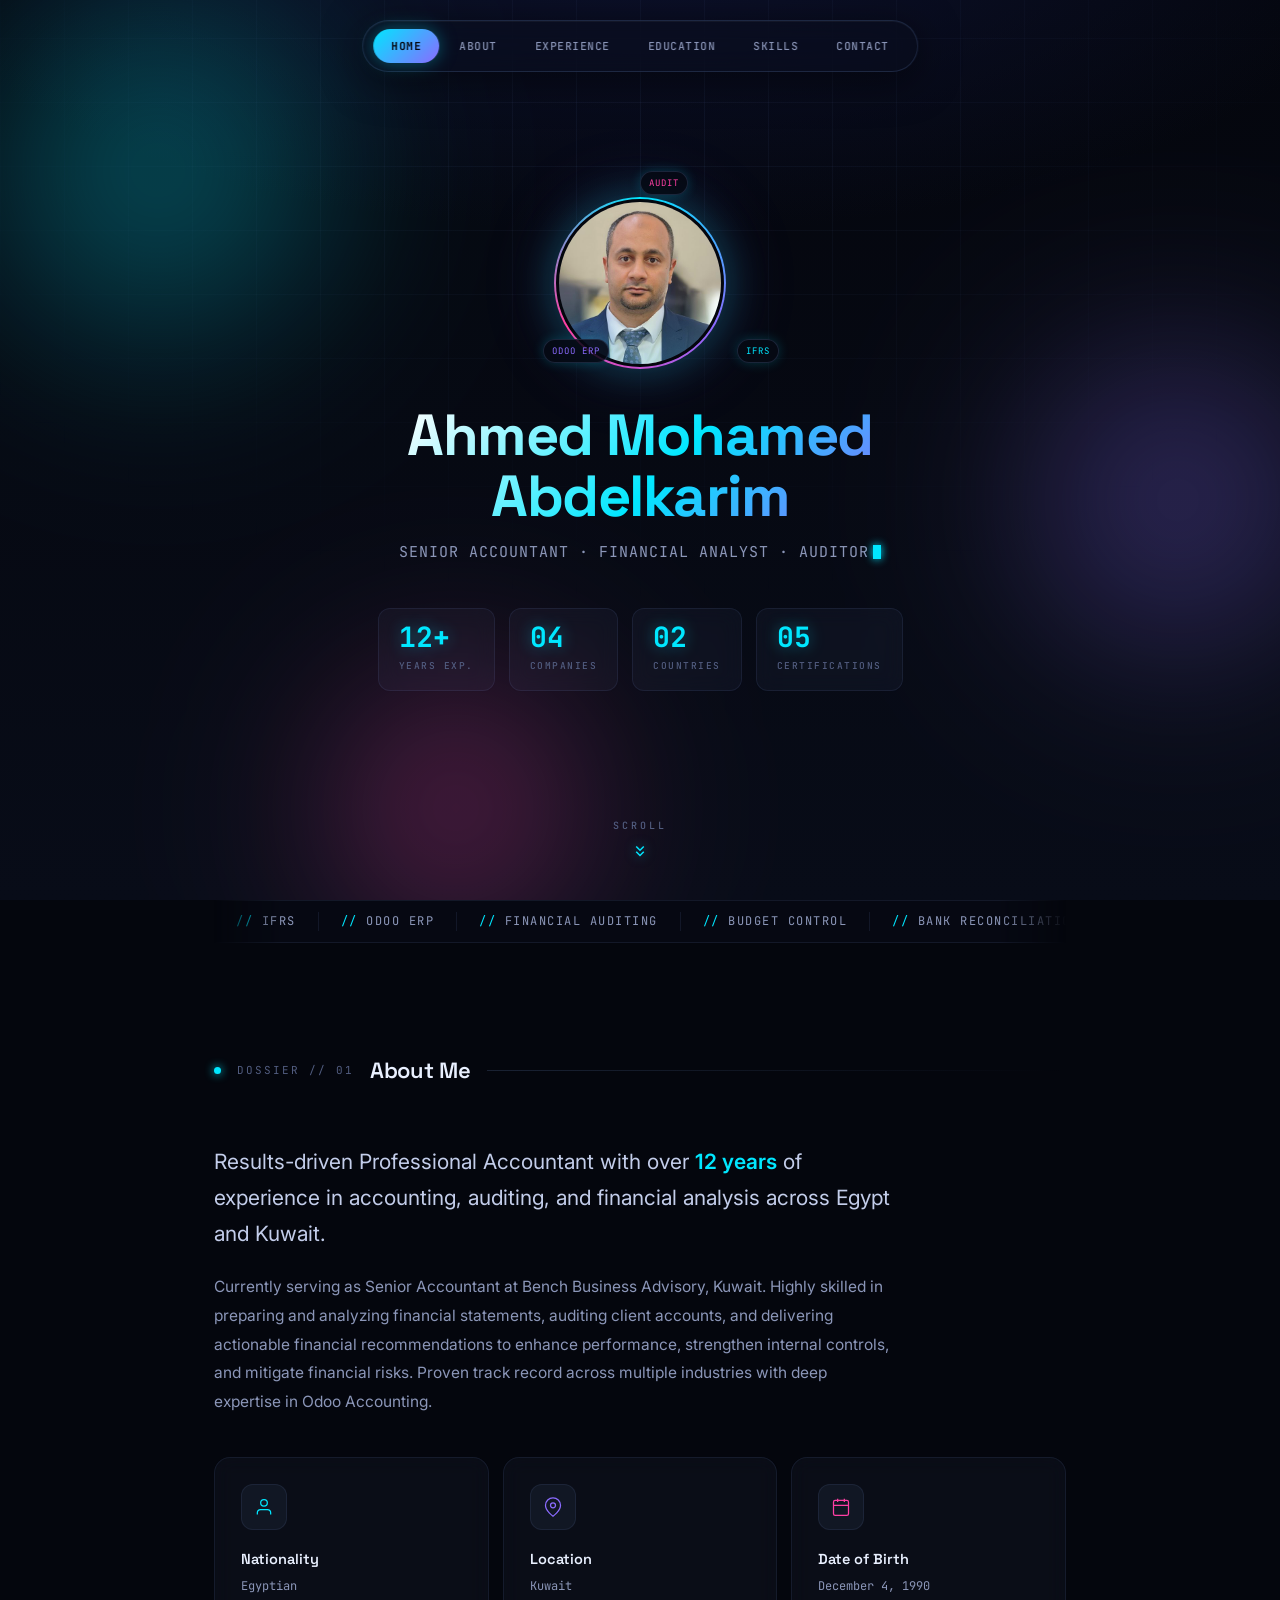
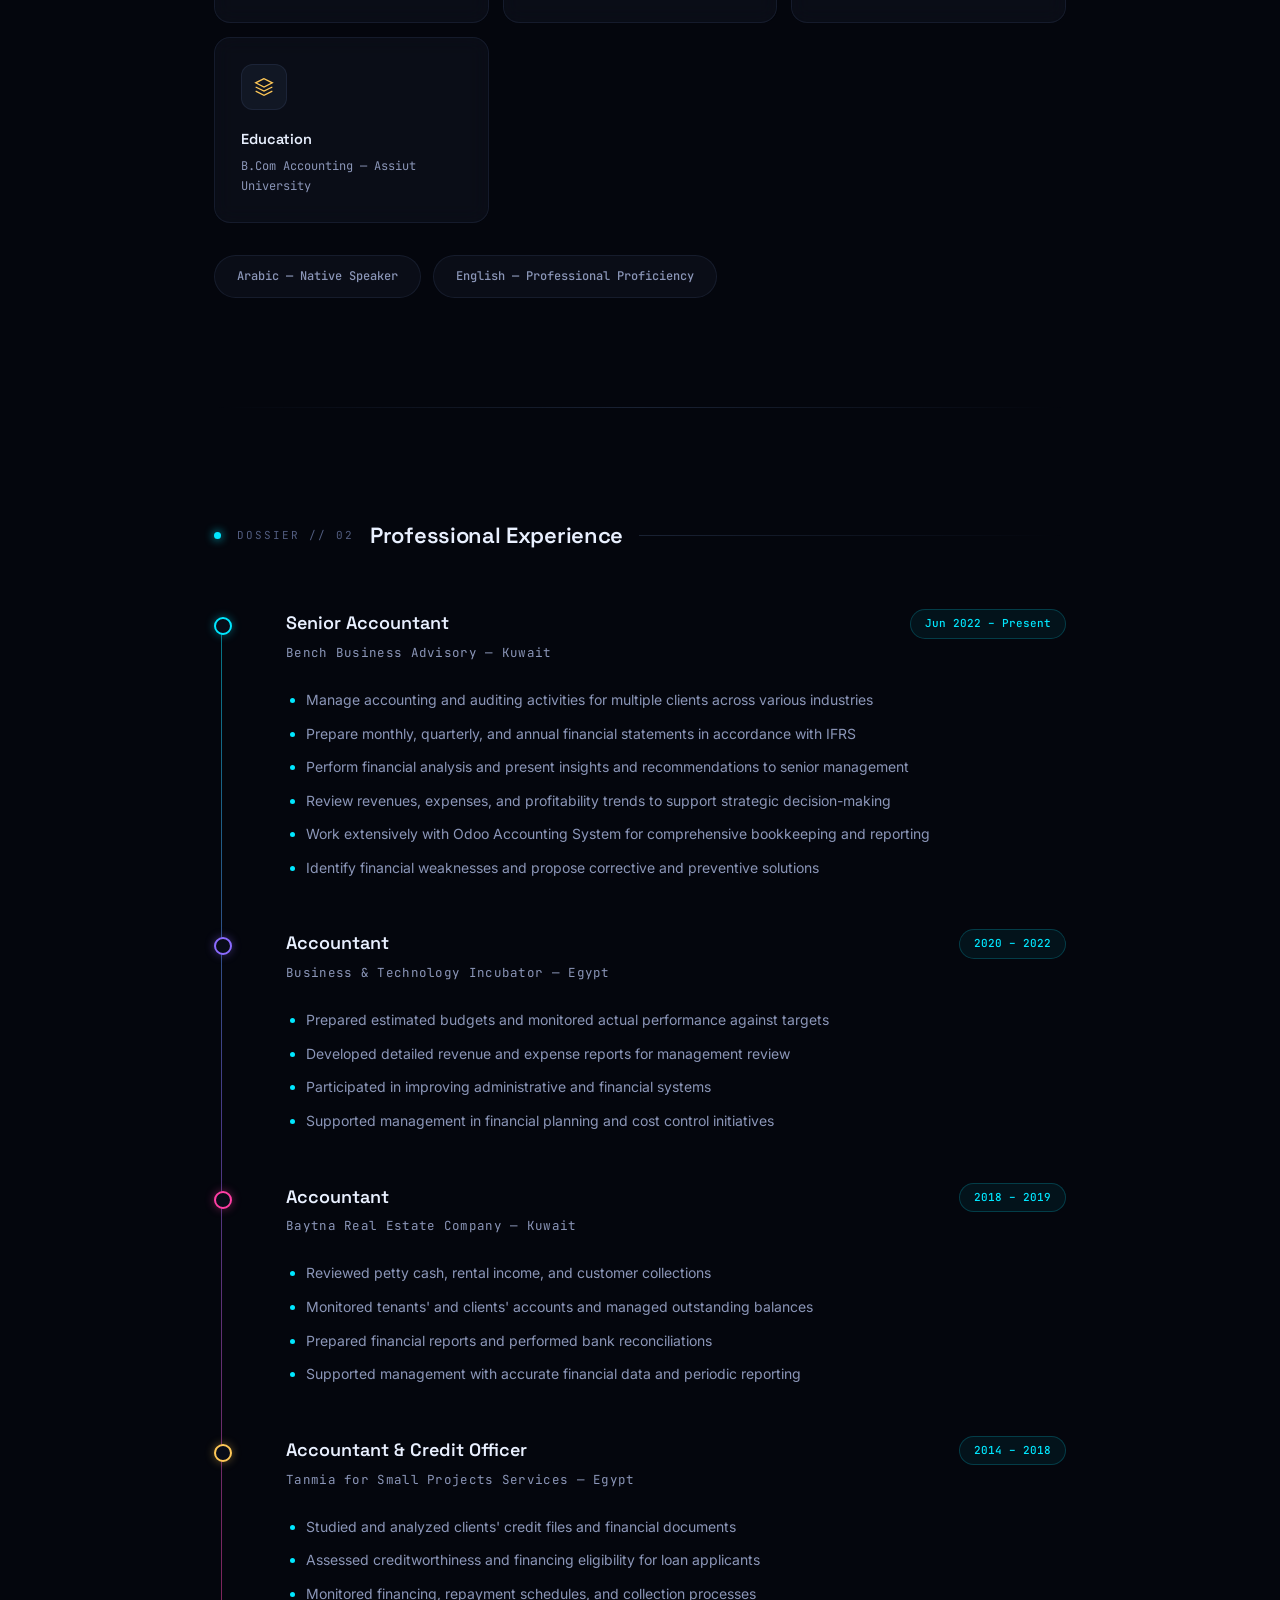
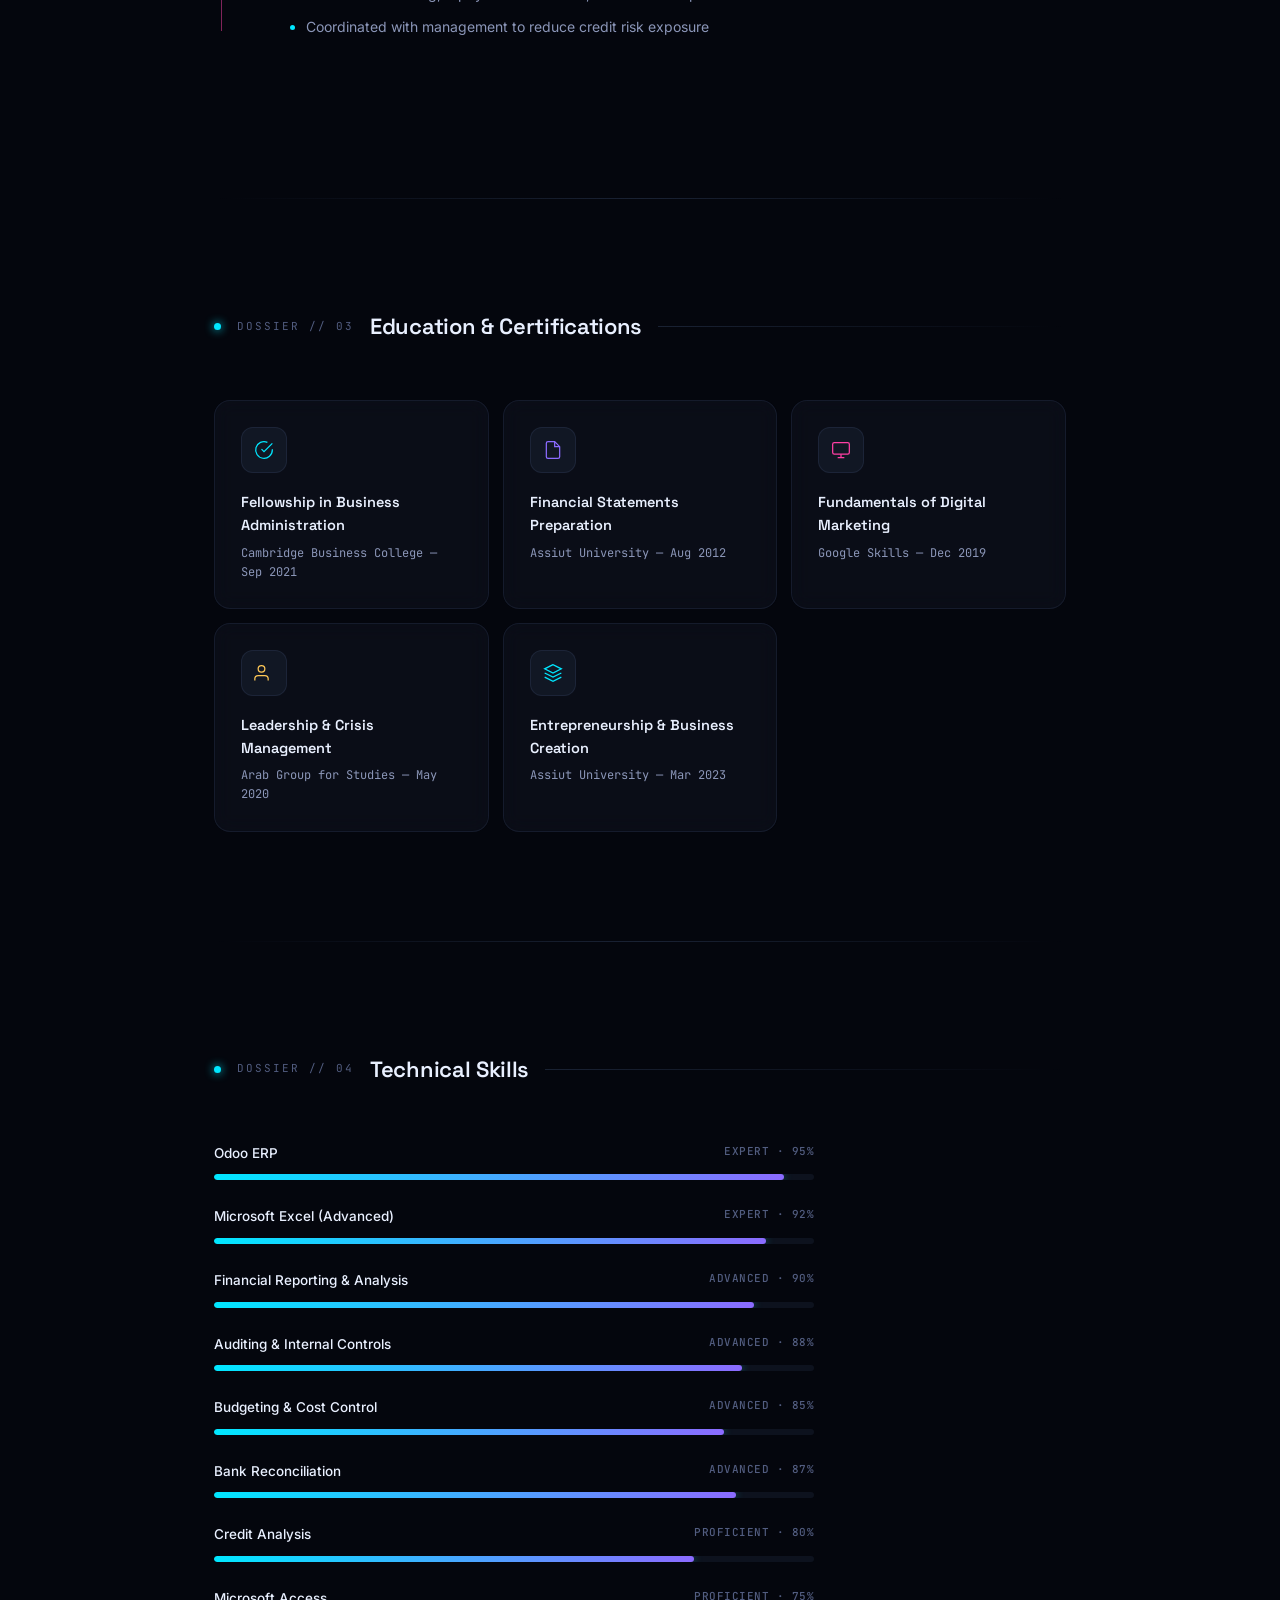
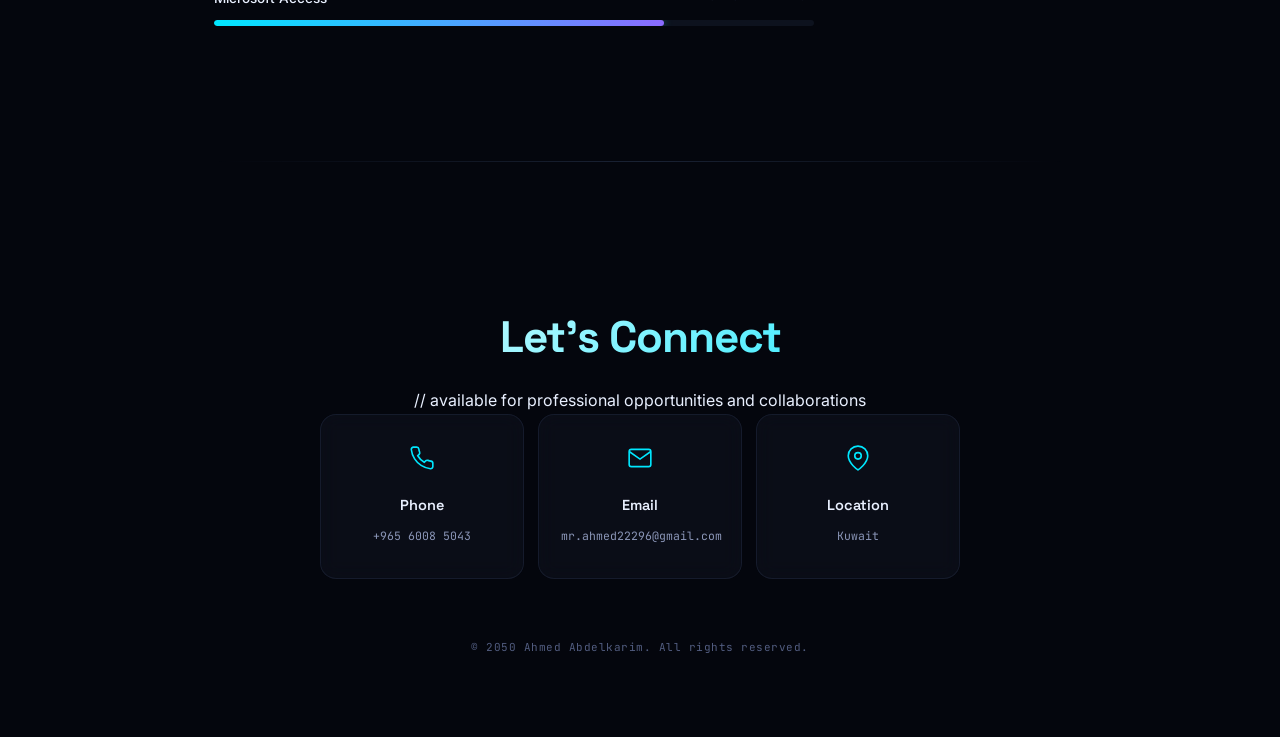
<file: index (3).html>
<!DOCTYPE html>
<html lang="en">
<head>
<meta charset="UTF-8">
<meta name="viewport" content="width=device-width, initial-scale=1.0">
<title>Ahmed Abdelkarim — Senior Accountant</title>
<link rel="preconnect" href="https://fonts.googleapis.com">
<link rel="preconnect" href="https://fonts.gstatic.com" crossorigin>
<link href="https://fonts.googleapis.com/css2?family=Space+Grotesk:wght@500;600;700&family=Inter:wght@300;400;500;600;700&family=JetBrains+Mono:wght@400;500;600;700&display=swap" rel="stylesheet">
<style>
  :root{
    --void:#04060d;
    --void2:#080c18;
    --panel:rgba(150,180,255,0.045);
    --panel-hover:rgba(150,180,255,0.08);
    --border:rgba(140,180,255,0.16);
    --border-soft:rgba(140,180,255,0.09);
    --cyan:#00e7ff;
    --violet:#8b6bff;
    --magenta:#ff3fa4;
    --gold:#ffc857;
    --text:#e9f0ff;
    --text-dim:#8b96b8;
    --text-dimmer:#525d80;
    --font-display:'Space Grotesk', sans-serif;
    --font-body:'Inter', -apple-system, BlinkMacSystemFont, sans-serif;
    --font-mono:'JetBrains Mono', monospace;
  }
  *{margin:0;padding:0;box-sizing:border-box;}
  html{scroll-behavior:smooth;}
  body{
    font-family:var(--font-body);
    background:var(--void);
    color:var(--text);
    line-height:1.6;
    -webkit-font-smoothing:antialiased;
    overflow-x:hidden;
  }
  ::selection{background:var(--violet);color:#fff;}

  /* ===== Reduced motion ===== */
  @media (prefers-reduced-motion: reduce){
    *, *::before, *::after{
      animation-duration:0.01ms !important;
      animation-iteration-count:1 !important;
      transition-duration:0.01ms !important;
      scroll-behavior:auto !important;
    }
  }

  /* ===== Animated backdrop ===== */
  .bg-fixed{position:fixed;inset:0;z-index:0;pointer-events:none;overflow:hidden;background:
      radial-gradient(ellipse 100% 60% at 50% -10%, #0d1230 0%, transparent 60%),
      linear-gradient(180deg,var(--void) 0%, var(--void2) 100%);}
  .bg-grid{position:absolute;inset:-10% -10%;
    background-image:linear-gradient(rgba(140,180,255,0.06) 1px, transparent 1px),
      linear-gradient(90deg, rgba(140,180,255,0.06) 1px, transparent 1px);
    background-size:64px 64px;
    mask-image:radial-gradient(ellipse 70% 60% at 50% 20%, #000 0%, transparent 75%);
    -webkit-mask-image:radial-gradient(ellipse 70% 60% at 50% 20%, #000 0%, transparent 75%);
    animation:grid-drift 60s linear infinite;}
  @keyframes grid-drift{from{background-position:0 0,0 0;}to{background-position:64px 128px,64px 128px;}}
  .blob{position:absolute;border-radius:50%;filter:blur(70px);opacity:0.35;mix-blend-mode:screen;}
  .blob-1{width:520px;height:520px;top:-10%;left:-8%;background:radial-gradient(circle,var(--cyan),transparent 70%);animation:drift1 22s ease-in-out infinite;}
  .blob-2{width:460px;height:460px;top:30%;right:-10%;background:radial-gradient(circle,var(--violet),transparent 70%);animation:drift2 26s ease-in-out infinite;}
  .blob-3{width:400px;height:400px;bottom:-12%;left:20%;background:radial-gradient(circle,var(--magenta),transparent 70%);animation:drift3 30s ease-in-out infinite;}
  @keyframes drift1{0%,100%{transform:translate(0,0) scale(1);}50%{transform:translate(80px,60px) scale(1.2);}}
  @keyframes drift2{0%,100%{transform:translate(0,0) scale(1);}50%{transform:translate(-70px,50px) scale(1.15);}}
  @keyframes drift3{0%,100%{transform:translate(0,0) scale(1);}50%{transform:translate(50px,-70px) scale(1.25);}}

  /* ===== Nav ===== */
  .cv-nav{
    position:fixed;top:20px;left:50%;transform:translateX(-50%);z-index:1000;
    background:rgba(10,14,28,0.6);backdrop-filter:blur(20px) saturate(1.4);
    border:1px solid var(--border);border-radius:50px;
    padding:8px 10px;display:flex;gap:2px;
    box-shadow:0 8px 40px rgba(0,0,0,0.5), inset 0 1px 0 rgba(255,255,255,0.04);
    transition:all 0.3s ease;
  }
  .cv-nav.scrolled{top:12px;padding:6px 8px;}
  .cv-nav button{
    padding:10px 18px;border-radius:40px;border:none;background:transparent;
    font-family:var(--font-mono);font-size:11px;font-weight:500;letter-spacing:0.5px;
    color:var(--text-dim);cursor:pointer;text-transform:uppercase;
    transition:all 0.25s ease;white-space:nowrap;
  }
  .cv-nav button:hover{color:var(--cyan);}
  .cv-nav button.active{background:linear-gradient(135deg,var(--cyan),var(--violet));color:#05070f;font-weight:700;box-shadow:0 0 18px rgba(0,231,255,0.35);}

  /* ===== Ticker ===== */
  .ticker{position:relative;z-index:1;width:100%;overflow:hidden;border-top:1px solid var(--border-soft);border-bottom:1px solid var(--border-soft);
    background:rgba(10,14,28,0.4);padding:11px 0;
    mask-image:linear-gradient(90deg, transparent, #000 8%, #000 92%, transparent);
    -webkit-mask-image:linear-gradient(90deg, transparent, #000 8%, #000 92%, transparent);}
  .ticker-track{display:flex;width:max-content;animation:ticker-scroll 34s linear infinite;}
  @keyframes ticker-scroll{from{transform:translateX(0);}to{transform:translateX(-50%);}}
  .ticker-item{font-family:var(--font-mono);font-size:12px;letter-spacing:1.5px;color:var(--text-dim);
    text-transform:uppercase;padding:0 22px;white-space:nowrap;border-right:1px solid var(--border-soft);}
  .ticker-item span{color:var(--cyan);}

  /* ===== Content Wrapper ===== */
  .cv-content{position:relative;z-index:1;max-width:900px;margin:0 auto;padding:0 24px;}

  /* ===== Hero ===== */
  .hero-pro{min-height:100vh;display:flex;flex-direction:column;justify-content:center;align-items:center;text-align:center;position:relative;padding:120px 24px 80px;}
  .holo-ring{width:172px;height:172px;position:relative;margin-bottom:36px;}
  .holo-ring .ring-spin{position:absolute;inset:0;border-radius:50%;
    background:conic-gradient(from 0deg, var(--cyan), var(--violet), var(--magenta), var(--cyan));
    padding:2px;animation:spin-slow 18s linear infinite;
    box-shadow:0 0 40px rgba(0,231,255,0.25), 0 0 80px rgba(139,107,255,0.15);}
  @keyframes spin-slow{from{transform:rotate(0deg);}to{transform:rotate(360deg);}}
  .holo-ring .ring-inner{width:100%;height:100%;border-radius:50%;background:var(--void2);
    display:flex;align-items:center;justify-content:center;overflow:hidden;
    border:3px solid var(--void);position:relative;}
  .holo-ring .ring-inner img{width:100%;height:100%;object-fit:cover;filter:saturate(1.05) contrast(1.03);}
  .holo-ring .ring-inner::after{content:'';position:absolute;inset:0;border-radius:50%;
    background:linear-gradient(180deg, transparent 55%, rgba(0,231,255,0.14) 100%);pointer-events:none;}
  .orbit{position:absolute;inset:-30px;animation:orbit-spin 40s linear infinite;}
  @keyframes orbit-spin{from{transform:rotate(0deg);}to{transform:rotate(360deg);}}
  .orbit-tag{position:absolute;top:50%;left:50%;transform-origin:0 0;font-family:var(--font-mono);
    font-size:9px;letter-spacing:1px;color:var(--cyan);background:rgba(6,10,20,0.85);
    border:1px solid var(--border);padding:4px 8px;border-radius:20px;white-space:nowrap;
    animation:counter-spin 40s linear infinite;box-shadow:0 0 12px rgba(0,231,255,0.2);}
  @keyframes counter-spin{from{transform:rotate(0deg) translate(0,0) rotate(0deg);}to{transform:rotate(-360deg) translate(0,0) rotate(0deg);}}
  .ot-1{transform:rotate(30deg) translate(112px) rotate(-30deg);}
  .ot-2{transform:rotate(150deg) translate(112px) rotate(-150deg);color:var(--violet);}
  .ot-3{transform:rotate(270deg) translate(112px) rotate(-270deg);color:var(--magenta);}

  .hero-pro h1{font-family:var(--font-display);font-size:58px;font-weight:700;margin:0 0 12px;
    letter-spacing:-1.5px;line-height:1.06;
    background:linear-gradient(135deg,#ffffff 0%, var(--cyan) 55%, var(--violet) 100%);
    -webkit-background-clip:text;-webkit-text-fill-color:transparent;background-clip:text;}
  .hero-pro .tagline{font-family:var(--font-mono);font-size:15px;color:var(--text-dim);
    margin-bottom:44px;letter-spacing:1px;text-transform:uppercase;}
  .hero-pro .tagline .cursor{display:inline-block;width:8px;height:14px;background:var(--cyan);
    margin-left:4px;vertical-align:-2px;animation:blink 1.1s steps(1) infinite;box-shadow:0 0 8px var(--cyan);}
  @keyframes blink{0%,49%{opacity:1;}50%,100%{opacity:0;}}

  .hero-stats{display:flex;gap:14px;margin-bottom:52px;flex-wrap:wrap;justify-content:center;}
  .hero-stat{text-align:left;background:var(--panel);border:1px solid var(--border-soft);
    border-radius:12px;padding:14px 20px;backdrop-filter:blur(10px);min-width:104px;}
  .hero-stat .num{font-family:var(--font-mono);font-size:28px;font-weight:700;display:block;line-height:1;color:var(--cyan);text-shadow:0 0 16px rgba(0,231,255,0.4);}
  .hero-stat .label{font-family:var(--font-mono);font-size:9.5px;color:var(--text-dimmer);margin-top:8px;
    text-transform:uppercase;letter-spacing:1.5px;font-weight:500;}

  .scroll-hint{position:absolute;bottom:40px;left:50%;transform:translateX(-50%);
    display:flex;flex-direction:column;align-items:center;gap:8px;color:var(--text-dimmer);
    font-family:var(--font-mono);font-size:10px;letter-spacing:3px;font-weight:500;
    animation:bounce 2.5s infinite ease-in-out;}
  @keyframes bounce{0%,20%,50%,80%,100%{transform:translateX(-50%) translateY(0);}40%{transform:translateX(-50%) translateY(-10px);}60%{transform:translateX(-50%) translateY(-5px);}}
  .scroll-hint svg{stroke:var(--cyan);filter:drop-shadow(0 0 6px rgba(0,231,255,0.5));}

  /* ===== Section Styling ===== */
  .section-pro{padding:110px 0;position:relative;}
  .section-pro:not(:last-child)::after{content:'';position:absolute;bottom:0;left:0;right:0;height:1px;
    background:linear-gradient(90deg, transparent, var(--border), transparent);}
  .section-header{display:flex;align-items:center;gap:16px;margin-bottom:56px;}
  .section-header .dot{width:7px;height:7px;border-radius:50%;background:var(--cyan);flex-shrink:0;
    box-shadow:0 0 10px var(--cyan);animation:pulse-dot 2.2s ease-in-out infinite;}
  @keyframes pulse-dot{0%,100%{opacity:1;transform:scale(1);}50%{opacity:0.4;transform:scale(0.7);}}
  .section-header .eyebrow{font-family:var(--font-mono);font-size:11px;color:var(--text-dimmer);letter-spacing:2px;text-transform:uppercase;white-space:nowrap;}
  .section-header h2{font-family:var(--font-display);font-size:22px;font-weight:600;color:var(--text);margin:0;white-space:nowrap;letter-spacing:-0.3px;}
  .section-header .line{flex:1;height:1px;background:linear-gradient(90deg, var(--border), transparent);}

  /* ===== About ===== */
  .about-text{max-width:680px;}
  .about-text .lead{font-size:21px;line-height:1.7;color:#c3cdea;margin-bottom:22px;font-weight:400;}
  .about-text .lead strong{color:var(--cyan);font-weight:600;}
  .about-text .sub{font-size:15.5px;line-height:1.85;color:var(--text-dim);margin-bottom:40px;}

  .cards-grid{display:grid;grid-template-columns:repeat(auto-fill, minmax(230px, 1fr));gap:14px;}
  .info-card{background:var(--panel);border:1px solid var(--border-soft);border-radius:16px;
    padding:26px;transition:all 0.35s cubic-bezier(0.25,0.46,0.45,0.94);position:relative;
    overflow:hidden;backdrop-filter:blur(10px);}
  .info-card::before{content:'';position:absolute;top:0;left:0;right:0;height:2px;
    background:linear-gradient(90deg,var(--cyan),var(--violet));transform:scaleX(0);transform-origin:left;
    transition:transform 0.35s cubic-bezier(0.25,0.46,0.45,0.94);}
  .info-card:hover{transform:translateY(-5px);background:var(--panel-hover);border-color:var(--border);
    box-shadow:0 16px 48px rgba(0,231,255,0.08);}
  .info-card:hover::before{transform:scaleX(1);}
  .info-card .icon-wrap{width:46px;height:46px;border-radius:12px;background:rgba(140,180,255,0.06);
    border:1px solid var(--border-soft);display:flex;align-items:center;justify-content:center;
    margin-bottom:18px;transition:all 0.3s;}
  .info-card .icon-wrap svg{width:20px;height:20px;stroke:var(--cyan);transition:stroke 0.3s;}
  .info-card:nth-child(4n+2) .icon-wrap svg{stroke:var(--violet);}
  .info-card:nth-child(4n+3) .icon-wrap svg{stroke:var(--magenta);}
  .info-card:nth-child(4n+4) .icon-wrap svg{stroke:var(--gold);}
  .info-card:hover .icon-wrap{box-shadow:0 0 16px currentColor;border-color:currentColor;}
  .info-card h4{font-family:var(--font-display);font-size:14.5px;font-weight:600;margin:0 0 6px;color:var(--text);}
  .info-card p{font-family:var(--font-mono);font-size:12px;color:var(--text-dim);margin:0;line-height:1.6;}

  .lang-pills{display:flex;gap:12px;flex-wrap:wrap;margin-top:32px;}
  .lang-pill{padding:11px 22px;border:1px solid var(--border-soft);border-radius:40px;
    font-family:var(--font-mono);font-size:12px;background:var(--panel);color:var(--text-dim);
    font-weight:500;transition:all 0.25s;}
  .lang-pill:hover{border-color:var(--cyan);color:var(--cyan);box-shadow:0 0 14px rgba(0,231,255,0.2);}

  /* ===== Timeline ===== */
  .timeline{position:relative;padding-left:36px;}
  .timeline::before{content:'';position:absolute;left:7px;top:10px;bottom:10px;width:1px;
    background:linear-gradient(180deg,var(--cyan),var(--violet),var(--magenta));opacity:0.5;}
  .timeline-item{position:relative;margin-bottom:48px;padding-left:36px;}
  .timeline-item::before{content:'';position:absolute;left:-36px;top:8px;width:14px;height:14px;
    border-radius:50%;background:var(--void2);border:2.5px solid var(--cyan);z-index:2;
    transition:all 0.3s ease;box-shadow:0 0 10px rgba(0,231,255,0.4);}
  .timeline-item:nth-child(2)::before{border-color:var(--violet);box-shadow:0 0 10px rgba(139,107,255,0.4);}
  .timeline-item:nth-child(3)::before{border-color:var(--magenta);box-shadow:0 0 10px rgba(255,63,164,0.4);}
  .timeline-item:nth-child(4)::before{border-color:var(--gold);box-shadow:0 0 10px rgba(255,200,87,0.4);}
  .timeline-item:hover::before{transform:scale(1.3);}
  .timeline-header{display:flex;justify-content:space-between;align-items:flex-start;margin-bottom:10px;flex-wrap:wrap;gap:10px;}
  .timeline-title{font-family:var(--font-display);font-size:18px;font-weight:600;margin:0;color:var(--text);}
  .timeline-company{font-family:var(--font-mono);font-size:12.5px;color:var(--text-dim);margin:5px 0 14px;letter-spacing:0.3px;}
  .timeline-date{font-family:var(--font-mono);font-size:11px;color:var(--cyan);background:rgba(0,231,255,0.06);
    border:1px solid rgba(0,231,255,0.2);padding:5px 14px;border-radius:20px;font-weight:500;white-space:nowrap;}
  .timeline-desc{color:var(--text-dim);font-size:14px;line-height:1.9;}
  .timeline-desc ul{margin:0;padding-left:20px;}
  .timeline-desc li{margin-bottom:7px;}
  .timeline-desc li::marker{color:var(--cyan);}

  /* ===== Skills ===== */
  .skill-bar{margin-bottom:26px;}
  .skill-bar-header{display:flex;justify-content:space-between;margin-bottom:10px;font-size:13.5px;}
  .skill-bar-header span:first-child{font-weight:500;color:var(--text);}
  .skill-bar-header span:last-child{font-family:var(--font-mono);color:var(--text-dimmer);font-weight:500;font-size:11px;letter-spacing:0.5px;}
  .skill-bar-track{height:6px;background:rgba(140,180,255,0.07);border-radius:3px;overflow:hidden;}
  .skill-bar-fill{height:100%;background:linear-gradient(90deg,var(--cyan),var(--violet));border-radius:3px;
    width:0;transition:width 1.3s cubic-bezier(0.25,0.46,0.45,0.94);box-shadow:0 0 10px rgba(0,231,255,0.4);}

  /* ===== Contact ===== */
  .contact-section{text-align:center;padding:140px 24px 80px;}
  .contact-section h2{font-family:var(--font-display);font-size:44px;font-weight:700;margin:0 0 16px;
    letter-spacing:-1px;background:linear-gradient(135deg,#ffffff, var(--cyan));-webkit-background-clip:text;-webkit-text-fill-color:transparent;}
  .contact-section>p{font-family:var(--font-mono);font-size:14px;color:var(--text-dim);margin-bottom:48px;letter-spacing:0.3px;}
  .contact-grid{display:grid;grid-template-columns:repeat(auto-fill, minmax(200px, 1fr));gap:14px;max-width:640px;margin:0 auto 48px;}
  .contact-card{padding:30px 22px;border:1px solid var(--border-soft);border-radius:16px;background:var(--panel);
    cursor:pointer;transition:all 0.35s ease;text-decoration:none;color:inherit;display:block;backdrop-filter:blur(10px);}
  .contact-card:hover{background:var(--panel-hover);border-color:var(--cyan);transform:translateY(-4px);
    box-shadow:0 16px 40px rgba(0,231,255,0.15);}
  .contact-card svg{width:26px;height:26px;margin-bottom:16px;stroke:var(--cyan);transition:all 0.35s;
    filter:drop-shadow(0 0 0 transparent);}
  .contact-card:hover svg{filter:drop-shadow(0 0 8px rgba(0,231,255,0.6));}
  .contact-card h4{font-family:var(--font-display);font-size:14.5px;font-weight:600;margin:0 0 5px;color:var(--text);}
  .contact-card span{font-family:var(--font-mono);font-size:11.5px;color:var(--text-dim);}
  .footer-note{font-family:var(--font-mono);font-size:11px;color:var(--text-dimmer);margin-top:60px;letter-spacing:0.5px;}

  /* ===== Scroll Reveal ===== */
  .reveal{opacity:0;transform:translateY(40px);transition:all 0.7s cubic-bezier(0.25,0.46,0.45,0.94);}
  .reveal.visible{opacity:1;transform:translateY(0);}

  :focus-visible{outline:2px solid var(--cyan);outline-offset:3px;border-radius:4px;}

  /* ===== Responsive ===== */
  @media (max-width:768px){
    .hero-pro h1{font-size:36px;letter-spacing:-0.8px;}
    .hero-stats{gap:10px;}
    .hero-stat{padding:11px 14px;min-width:80px;}
    .hero-stat .num{font-size:22px;}
    .section-pro{padding:64px 0;}
    .contact-section h2{font-size:32px;}
    .cv-nav{padding:6px 8px;gap:1px;max-width:92vw;overflow-x:auto;}
    .cv-nav button{padding:8px 12px;font-size:10px;}
    .timeline-header{flex-direction:column;}
    .cards-grid{grid-template-columns:1fr;}
    .holo-ring{width:140px;height:140px;}
    .orbit-tag{font-size:8px;}
  }
  @media (max-width:480px){
    .hero-pro h1{font-size:28px;}
    .hero-pro .tagline{font-size:12px;}
  }
</style>
</head>
<body>

<div class="bg-fixed">
  <div class="bg-grid"></div>
  <div class="blob blob-1"></div>
  <div class="blob blob-2"></div>
  <div class="blob blob-3"></div>
</div>

<!-- Sticky Navigation -->
<nav class="cv-nav" id="mainNav">
  <button onclick="scrollToSec('hero')" class="active" id="nav-hero">Home</button>
  <button onclick="scrollToSec('about')" id="nav-about">About</button>
  <button onclick="scrollToSec('exp')" id="nav-exp">Experience</button>
  <button onclick="scrollToSec('certs')" id="nav-certs">Education</button>
  <button onclick="scrollToSec('skills')" id="nav-skills">Skills</button>
  <button onclick="scrollToSec('contact')" id="nav-contact">Contact</button>
</nav>

<div class="cv-content">

  <!-- ========== HERO ========== -->
  <section class="hero-pro" id="hero">
    <div class="holo-ring">
      <div class="ring-spin"><div class="ring-inner"><img src="[data-uri]" alt="Ahmed Mohamed Abdelkarim"></div></div>
      <div class="orbit">
        <span class="orbit-tag ot-1">IFRS</span>
        <span class="orbit-tag ot-2">ODOO ERP</span>
        <span class="orbit-tag ot-3">AUDIT</span>
      </div>
    </div>
    <h1>Ahmed Mohamed<br>Abdelkarim</h1>
    <p class="tagline">Senior Accountant · Financial Analyst · Auditor<span class="cursor"></span></p>
    <div class="hero-stats">
      <div class="hero-stat"><span class="num">12+</span><span class="label">Years Exp.</span></div>
      <div class="hero-stat"><span class="num">04</span><span class="label">Companies</span></div>
      <div class="hero-stat"><span class="num">02</span><span class="label">Countries</span></div>
      <div class="hero-stat"><span class="num">05</span><span class="label">Certifications</span></div>
    </div>
    <div class="scroll-hint">
      <span>SCROLL</span>
      <svg width="18" height="18" viewBox="0 0 24 24" fill="none" stroke="currentColor" stroke-width="2">
        <path d="M7 13l5 5 5-5M7 6l5 5 5-5"/>
      </svg>
    </div>
  </section>

  <!-- ========== TICKER ========== -->
  <div class="ticker">
    <div class="ticker-track" id="tickerTrack"></div>
  </div>

  <!-- ========== ABOUT ========== -->
  <section class="section-pro" id="about">
    <div class="section-header reveal"><span class="dot"></span><span class="eyebrow">DOSSIER // 01</span><h2>About Me</h2><div class="line"></div></div>

    <div class="about-text reveal">
      <p class="lead">
        Results-driven Professional Accountant with over <strong>12 years</strong> of experience in accounting, auditing, and financial analysis across Egypt and Kuwait.
      </p>
      <p class="sub">
        Currently serving as Senior Accountant at Bench Business Advisory, Kuwait. Highly skilled in preparing and analyzing financial statements, auditing client accounts, and delivering actionable financial recommendations to enhance performance, strengthen internal controls, and mitigate financial risks. Proven track record across multiple industries with deep expertise in Odoo Accounting.
      </p>
    </div>

    <div class="cards-grid reveal">
      <div class="info-card">
        <div class="icon-wrap"><svg viewBox="0 0 24 24" fill="none" stroke="currentColor" stroke-width="1.5"><path d="M20 21v-2a4 4 0 0 0-4-4H8a4 4 0 0 0-4 4v2"/><circle cx="12" cy="7" r="4"/></svg></div>
        <h4>Nationality</h4><p>Egyptian</p>
      </div>
      <div class="info-card">
        <div class="icon-wrap"><svg viewBox="0 0 24 24" fill="none" stroke="currentColor" stroke-width="1.5"><path d="M21 10c0 7-9 13-9 13s-9-6-9-13a9 9 0 0 1 18 0z"/><circle cx="12" cy="10" r="3"/></svg></div>
        <h4>Location</h4><p>Kuwait</p>
      </div>
      <div class="info-card">
        <div class="icon-wrap"><svg viewBox="0 0 24 24" fill="none" stroke="currentColor" stroke-width="1.5"><rect x="3" y="4" width="18" height="18" rx="2"/><line x1="16" y1="2" x2="16" y2="6"/><line x1="8" y1="2" x2="8" y2="6"/><line x1="3" y1="10" x2="21" y2="10"/></svg></div>
        <h4>Date of Birth</h4><p>December 4, 1990</p>
      </div>
      <div class="info-card">
        <div class="icon-wrap"><svg viewBox="0 0 24 24" fill="none" stroke="currentColor" stroke-width="1.5"><path d="M12 2L2 7l10 5 10-5-10-5z"/><path d="M2 17l10 5 10-5"/><path d="M2 12l10 5 10-5"/></svg></div>
        <h4>Education</h4><p>B.Com Accounting — Assiut University</p>
      </div>
    </div>

    <div class="lang-pills reveal">
      <span class="lang-pill">Arabic — Native Speaker</span>
      <span class="lang-pill">English — Professional Proficiency</span>
    </div>
  </section>

  <!-- ========== EXPERIENCE ========== -->
  <section class="section-pro" id="exp">
    <div class="section-header reveal"><span class="dot"></span><span class="eyebrow">DOSSIER // 02</span><h2>Professional Experience</h2><div class="line"></div></div>

    <div class="timeline">
      <div class="timeline-item reveal">
        <div class="timeline-header">
          <div><h3 class="timeline-title">Senior Accountant</h3><div class="timeline-company">Bench Business Advisory — Kuwait</div></div>
          <span class="timeline-date">Jun 2022 – Present</span>
        </div>
        <div class="timeline-desc"><ul>
          <li>Manage accounting and auditing activities for multiple clients across various industries</li>
          <li>Prepare monthly, quarterly, and annual financial statements in accordance with IFRS</li>
          <li>Perform financial analysis and present insights and recommendations to senior management</li>
          <li>Review revenues, expenses, and profitability trends to support strategic decision-making</li>
          <li>Work extensively with Odoo Accounting System for comprehensive bookkeeping and reporting</li>
          <li>Identify financial weaknesses and propose corrective and preventive solutions</li>
        </ul></div>
      </div>

      <div class="timeline-item reveal">
        <div class="timeline-header">
          <div><h3 class="timeline-title">Accountant</h3><div class="timeline-company">Business & Technology Incubator — Egypt</div></div>
          <span class="timeline-date">2020 – 2022</span>
        </div>
        <div class="timeline-desc"><ul>
          <li>Prepared estimated budgets and monitored actual performance against targets</li>
          <li>Developed detailed revenue and expense reports for management review</li>
          <li>Participated in improving administrative and financial systems</li>
          <li>Supported management in financial planning and cost control initiatives</li>
        </ul></div>
      </div>

      <div class="timeline-item reveal">
        <div class="timeline-header">
          <div><h3 class="timeline-title">Accountant</h3><div class="timeline-company">Baytna Real Estate Company — Kuwait</div></div>
          <span class="timeline-date">2018 – 2019</span>
        </div>
        <div class="timeline-desc"><ul>
          <li>Reviewed petty cash, rental income, and customer collections</li>
          <li>Monitored tenants' and clients' accounts and managed outstanding balances</li>
          <li>Prepared financial reports and performed bank reconciliations</li>
          <li>Supported management with accurate financial data and periodic reporting</li>
        </ul></div>
      </div>

      <div class="timeline-item reveal">
        <div class="timeline-header">
          <div><h3 class="timeline-title">Accountant & Credit Officer</h3><div class="timeline-company">Tanmia for Small Projects Services — Egypt</div></div>
          <span class="timeline-date">2014 – 2018</span>
        </div>
        <div class="timeline-desc"><ul>
          <li>Studied and analyzed clients' credit files and financial documents</li>
          <li>Assessed creditworthiness and financing eligibility for loan applicants</li>
          <li>Monitored financing, repayment schedules, and collection processes</li>
          <li>Coordinated with management to reduce credit risk exposure</li>
        </ul></div>
      </div>
    </div>
  </section>

  <!-- ========== EDUCATION & CERTS ========== -->
  <section class="section-pro" id="certs">
    <div class="section-header reveal"><span class="dot"></span><span class="eyebrow">DOSSIER // 03</span><h2>Education & Certifications</h2><div class="line"></div></div>

    <div class="cards-grid reveal">
      <div class="info-card">
        <div class="icon-wrap"><svg viewBox="0 0 24 24" fill="none" stroke="currentColor" stroke-width="1.5"><path d="M22 11.08V12a10 10 0 1 1-5.93-9.14"/><polyline points="22 4 12 14.01 9 11.01"/></svg></div>
        <h4>Fellowship in Business Administration</h4><p>Cambridge Business College — Sep 2021</p>
      </div>
      <div class="info-card">
        <div class="icon-wrap"><svg viewBox="0 0 24 24" fill="none" stroke="currentColor" stroke-width="1.5"><path d="M14 2H6a2 2 0 0 0-2 2v16a2 2 0 0 0 2 2h12a2 2 0 0 0 2-2V8z"/><polyline points="14 2 14 8 20 8"/></svg></div>
        <h4>Financial Statements Preparation</h4><p>Assiut University — Aug 2012</p>
      </div>
      <div class="info-card">
        <div class="icon-wrap"><svg viewBox="0 0 24 24" fill="none" stroke="currentColor" stroke-width="1.5"><rect x="2" y="3" width="20" height="14" rx="2"/><line x1="8" y1="21" x2="16" y2="21"/><line x1="12" y1="17" x2="12" y2="21"/></svg></div>
        <h4>Fundamentals of Digital Marketing</h4><p>Google Skills — Dec 2019</p>
      </div>
      <div class="info-card">
        <div class="icon-wrap"><svg viewBox="0 0 24 24" fill="none" stroke="currentColor" stroke-width="1.5"><path d="M17 21v-2a4 4 0 0 0-4-4H5a4 4 0 0 0-4 4v2"/><circle cx="9" cy="7" r="4"/></svg></div>
        <h4>Leadership & Crisis Management</h4><p>Arab Group for Studies — May 2020</p>
      </div>
      <div class="info-card">
        <div class="icon-wrap"><svg viewBox="0 0 24 24" fill="none" stroke="currentColor" stroke-width="1.5"><path d="M12 2L2 7l10 5 10-5-10-5z"/><path d="M2 17l10 5 10-5"/><path d="M2 12l10 5 10-5"/></svg></div>
        <h4>Entrepreneurship & Business Creation</h4><p>Assiut University — Mar 2023</p>
      </div>
    </div>
  </section>

  <!-- ========== SKILLS ========== -->
  <section class="section-pro" id="skills">
    <div class="section-header reveal"><span class="dot"></span><span class="eyebrow">DOSSIER // 04</span><h2>Technical Skills</h2><div class="line"></div></div>

    <div style="max-width:600px;" class="reveal">
      <div class="skill-bar"><div class="skill-bar-header"><span>Odoo ERP</span><span>EXPERT · 95%</span></div><div class="skill-bar-track"><div class="skill-bar-fill" data-width="95%"></div></div></div>
      <div class="skill-bar"><div class="skill-bar-header"><span>Microsoft Excel (Advanced)</span><span>EXPERT · 92%</span></div><div class="skill-bar-track"><div class="skill-bar-fill" data-width="92%"></div></div></div>
      <div class="skill-bar"><div class="skill-bar-header"><span>Financial Reporting & Analysis</span><span>ADVANCED · 90%</span></div><div class="skill-bar-track"><div class="skill-bar-fill" data-width="90%"></div></div></div>
      <div class="skill-bar"><div class="skill-bar-header"><span>Auditing & Internal Controls</span><span>ADVANCED · 88%</span></div><div class="skill-bar-track"><div class="skill-bar-fill" data-width="88%"></div></div></div>
      <div class="skill-bar"><div class="skill-bar-header"><span>Budgeting & Cost Control</span><span>ADVANCED · 85%</span></div><div class="skill-bar-track"><div class="skill-bar-fill" data-width="85%"></div></div></div>
      <div class="skill-bar"><div class="skill-bar-header"><span>Bank Reconciliation</span><span>ADVANCED · 87%</span></div><div class="skill-bar-track"><div class="skill-bar-fill" data-width="87%"></div></div></div>
      <div class="skill-bar"><div class="skill-bar-header"><span>Credit Analysis</span><span>PROFICIENT · 80%</span></div><div class="skill-bar-track"><div class="skill-bar-fill" data-width="80%"></div></div></div>
      <div class="skill-bar"><div class="skill-bar-header"><span>Microsoft Access</span><span>PROFICIENT · 75%</span></div><div class="skill-bar-track"><div class="skill-bar-fill" data-width="75%"></div></div></div>
    </div>
  </section>

  <!-- ========== CONTACT ========== -->
  <section class="contact-section" id="contact">
    <div class="reveal">
      <h2>Let's Connect</h2>
      <p>// available for professional opportunities and collaborations</p>

      <div class="contact-grid">
        <a href="tel:+96560085043" class="contact-card">
          <svg viewBox="0 0 24 24" fill="none" stroke="currentColor" stroke-width="1.5"><path d="M22 16.92v3a2 2 0 0 1-2.18 2 19.79 19.79 0 0 1-8.63-3.07 19.5 19.5 0 0 1-6-6 19.79 19.79 0 0 1-3.07-8.67A2 2 0 0 1 4.11 2h3a2 2 0 0 1 2 1.72c.127.96.361 1.903.7 2.81a2 2 0 0 1-.45 2.11L8.09 9.91a16 16 0 0 0 6 6l1.27-1.27a2 2 0 0 1 2.11-.45c.907.339 1.85.573 2.81.7A2 2 0 0 1 22 16.92z"/></svg>
          <h4>Phone</h4><span>+965 6008 5043</span>
        </a>
        <a href="mailto:mr.ahmed22296@gmail.com" class="contact-card">
          <svg viewBox="0 0 24 24" fill="none" stroke="currentColor" stroke-width="1.5"><path d="M4 4h16c1.1 0 2 .9 2 2v12c0 1.1-.9 2-2 2H4c-1.1 0-2-.9-2-2V6c0-1.1.9-2 2-2z"/><polyline points="22,6 12,13 2,6"/></svg>
          <h4>Email</h4><span>mr.ahmed22296@gmail.com</span>
        </a>
        <a href="#" class="contact-card" onclick="alert('Location: Kuwait'); return false;">
          <svg viewBox="0 0 24 24" fill="none" stroke="currentColor" stroke-width="1.5"><path d="M21 10c0 7-9 13-9 13s-9-6-9-13a9 9 0 0 1 18 0z"/><circle cx="12" cy="10" r="3"/></svg>
          <h4>Location</h4><span>Kuwait</span>
        </a>
      </div>

      <p class="footer-note">© 2050 Ahmed Abdelkarim. All rights reserved.</p>
    </div>
  </section>

</div>

<script>
  // ===== Ticker content =====
  const tickerTerms = ['IFRS','ODOO ERP','FINANCIAL AUDITING','BUDGET CONTROL','BANK RECONCILIATION','CREDIT ANALYSIS','COST CONTROL','MS EXCEL ADVANCED','INTERNAL CONTROLS','FINANCIAL REPORTING'];
  const tickerTrack = document.getElementById('tickerTrack');
  const buildTicker = () => tickerTerms.map(t => `<span class="ticker-item"><span>//</span> ${t}</span>`).join('');
  tickerTrack.innerHTML = buildTicker() + buildTicker();

  // ===== Scroll Reveal Animation =====
  const reveals = document.querySelectorAll('.reveal');
  const revealObserver = new IntersectionObserver((entries) => {
    entries.forEach(entry => {
      if (entry.isIntersecting) {
        entry.target.classList.add('visible');
        entry.target.querySelectorAll('.skill-bar-fill').forEach(bar => {
          bar.style.width = bar.dataset.width;
        });
      }
    });
  }, { threshold: 0.12, rootMargin: '0px 0px -40px 0px' });
  reveals.forEach(el => revealObserver.observe(el));

  // ===== Nav Active State on Scroll =====
  const sections = ['hero','about','exp','certs','skills','contact'];
  const navObserver = new IntersectionObserver((entries) => {
    entries.forEach(entry => {
      if (entry.isIntersecting) {
        document.querySelectorAll('.cv-nav button').forEach(b => b.classList.remove('active'));
        const btn = document.getElementById('nav-' + entry.target.id);
        if (btn) btn.classList.add('active');
      }
    });
  }, { threshold: 0.25 });
  sections.forEach(id => {
    const el = document.getElementById(id);
    if (el) navObserver.observe(el);
  });

  // ===== Smooth Scroll =====
  function scrollToSec(id) {
    document.getElementById(id).scrollIntoView({ behavior: 'smooth' });
  }

  // ===== Nav shrink on scroll =====
  const nav = document.getElementById('mainNav');
  window.addEventListener('scroll', () => {
    if (window.scrollY > 100) nav.classList.add('scrolled');
    else nav.classList.remove('scrolled');
  });
</script>

</body>
</html>
</file>
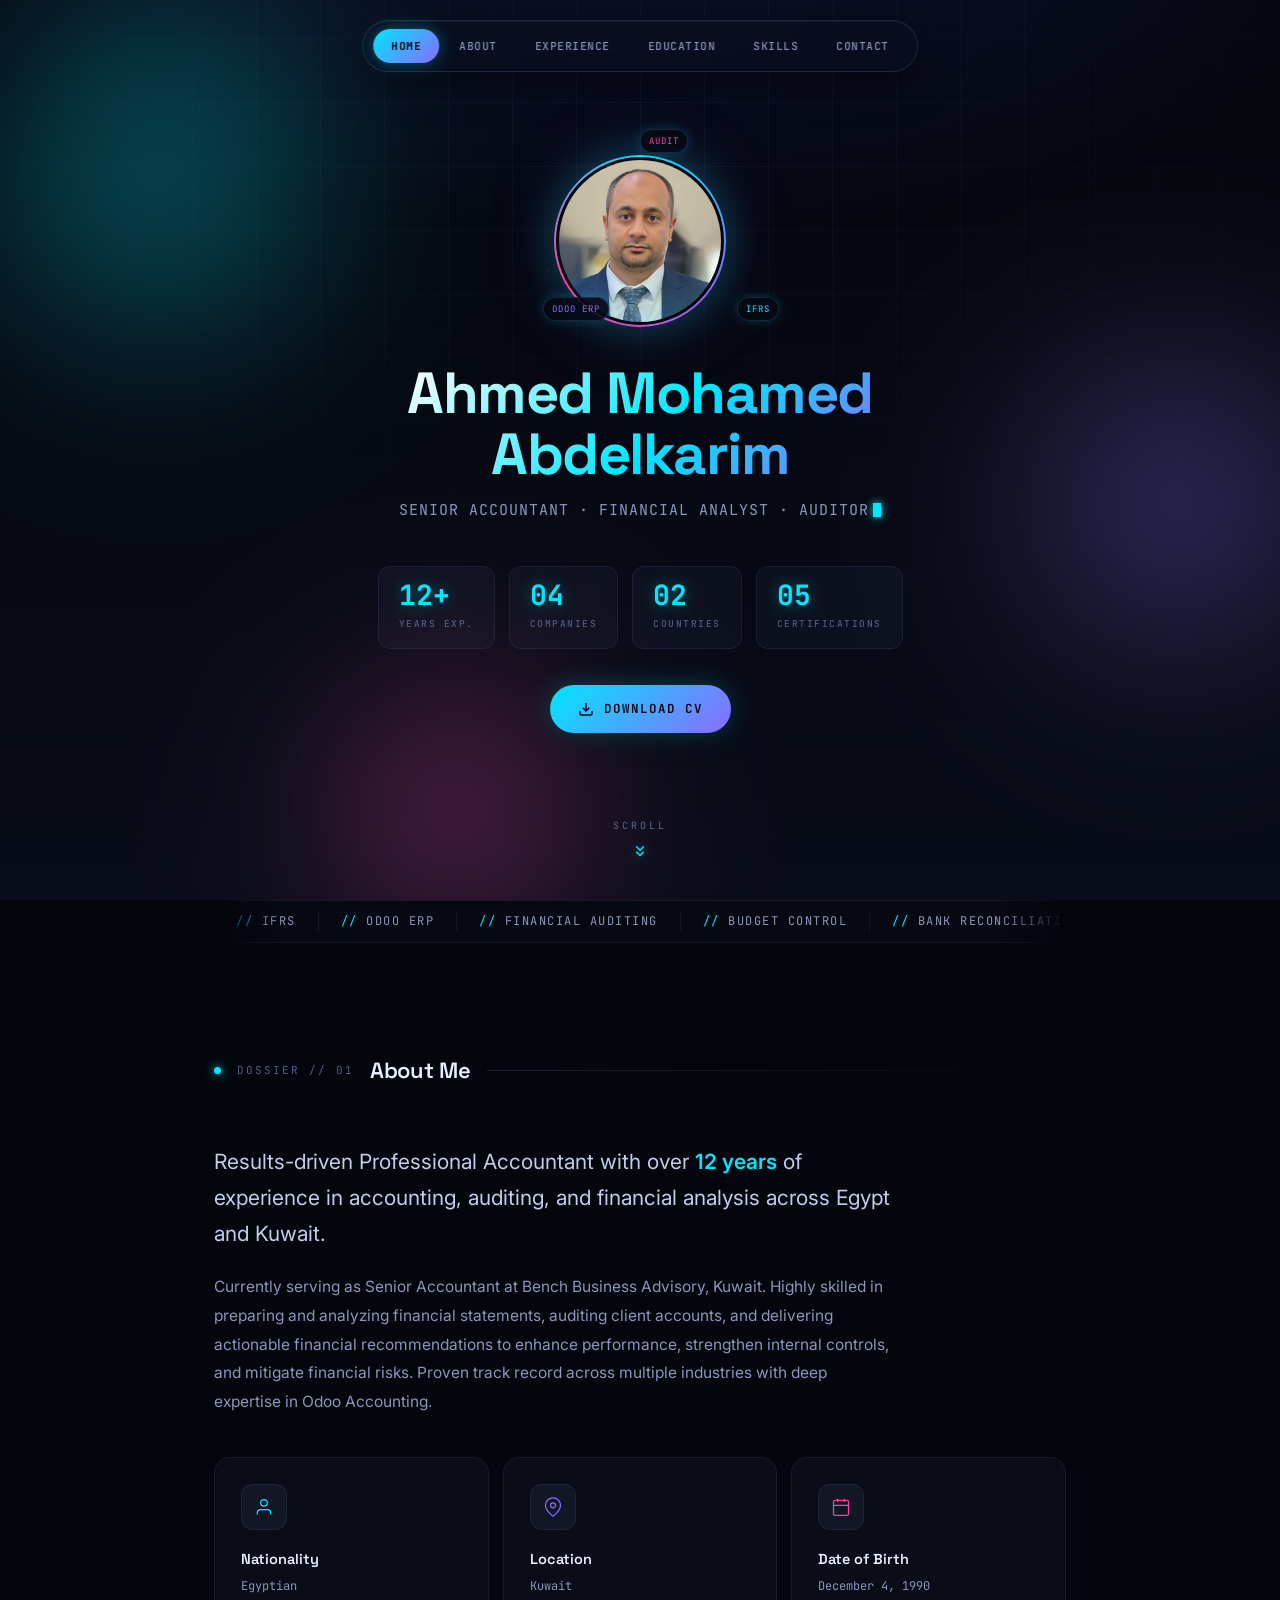
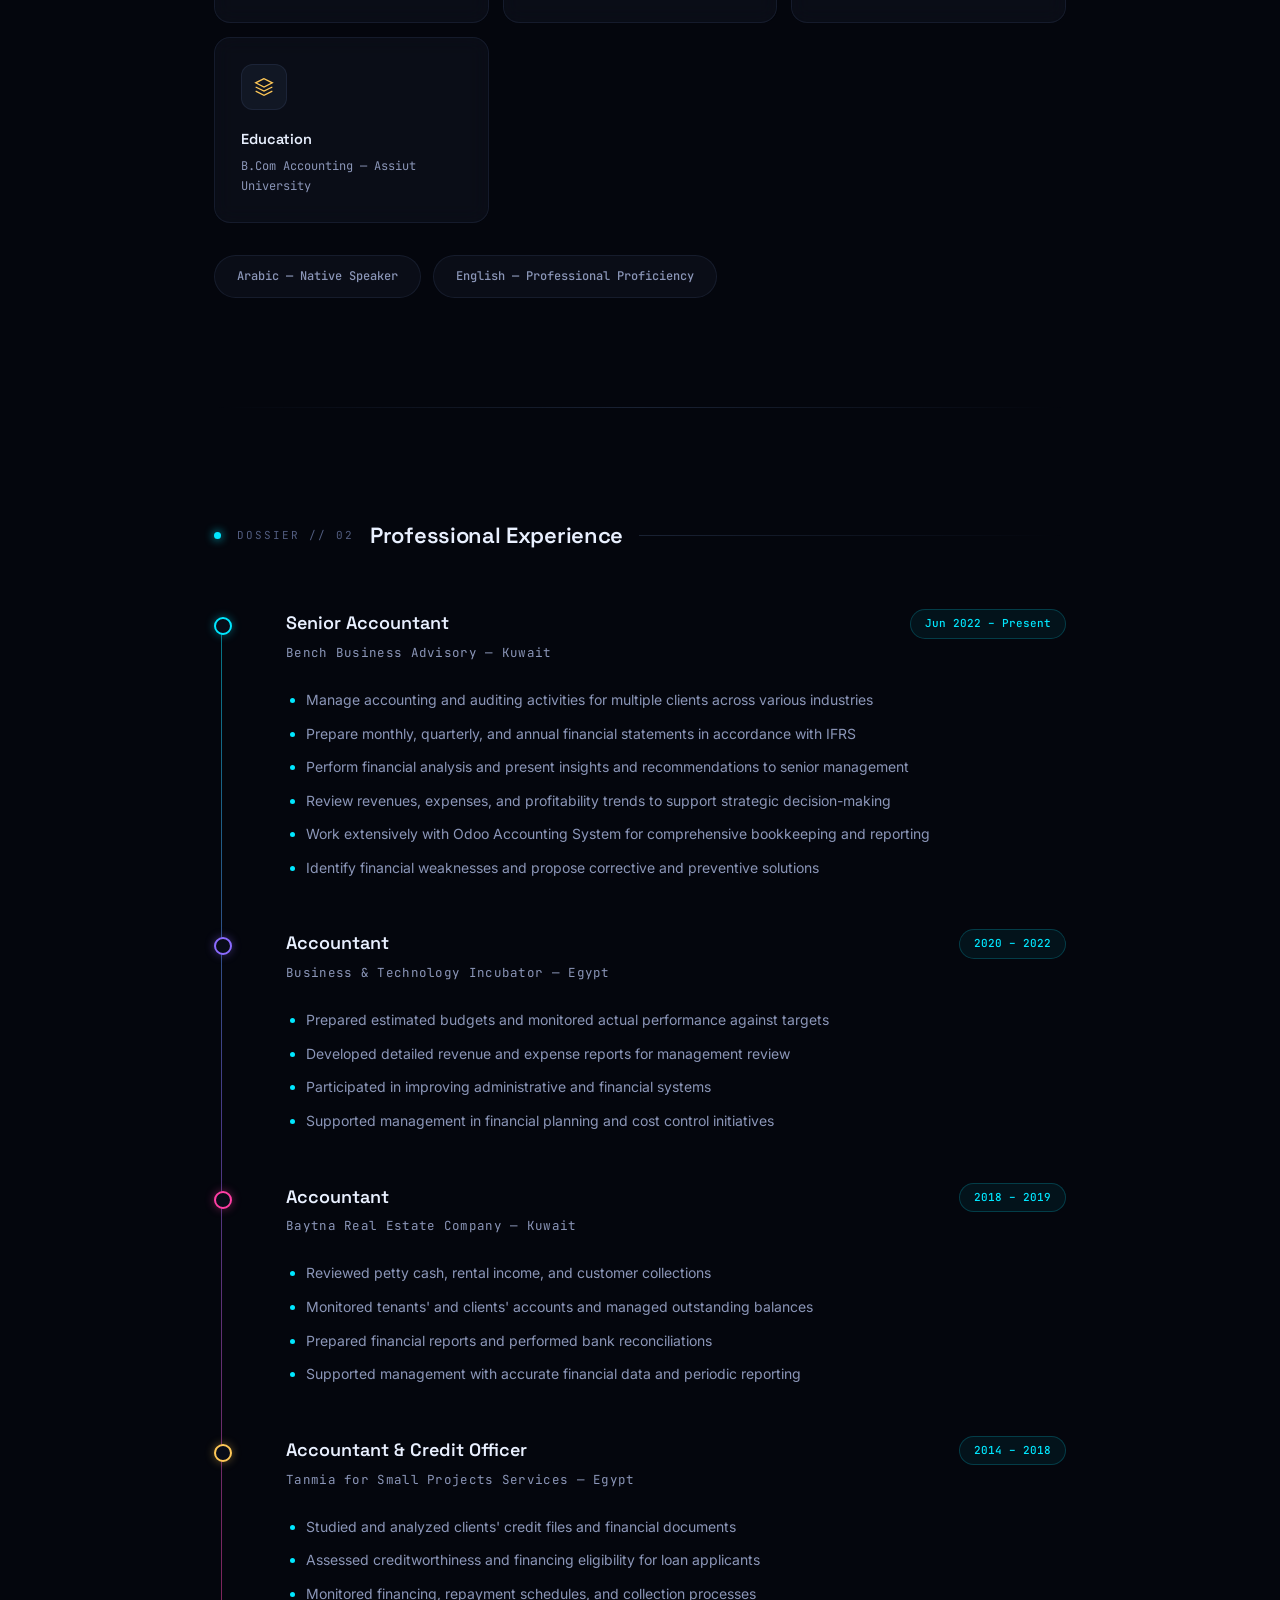
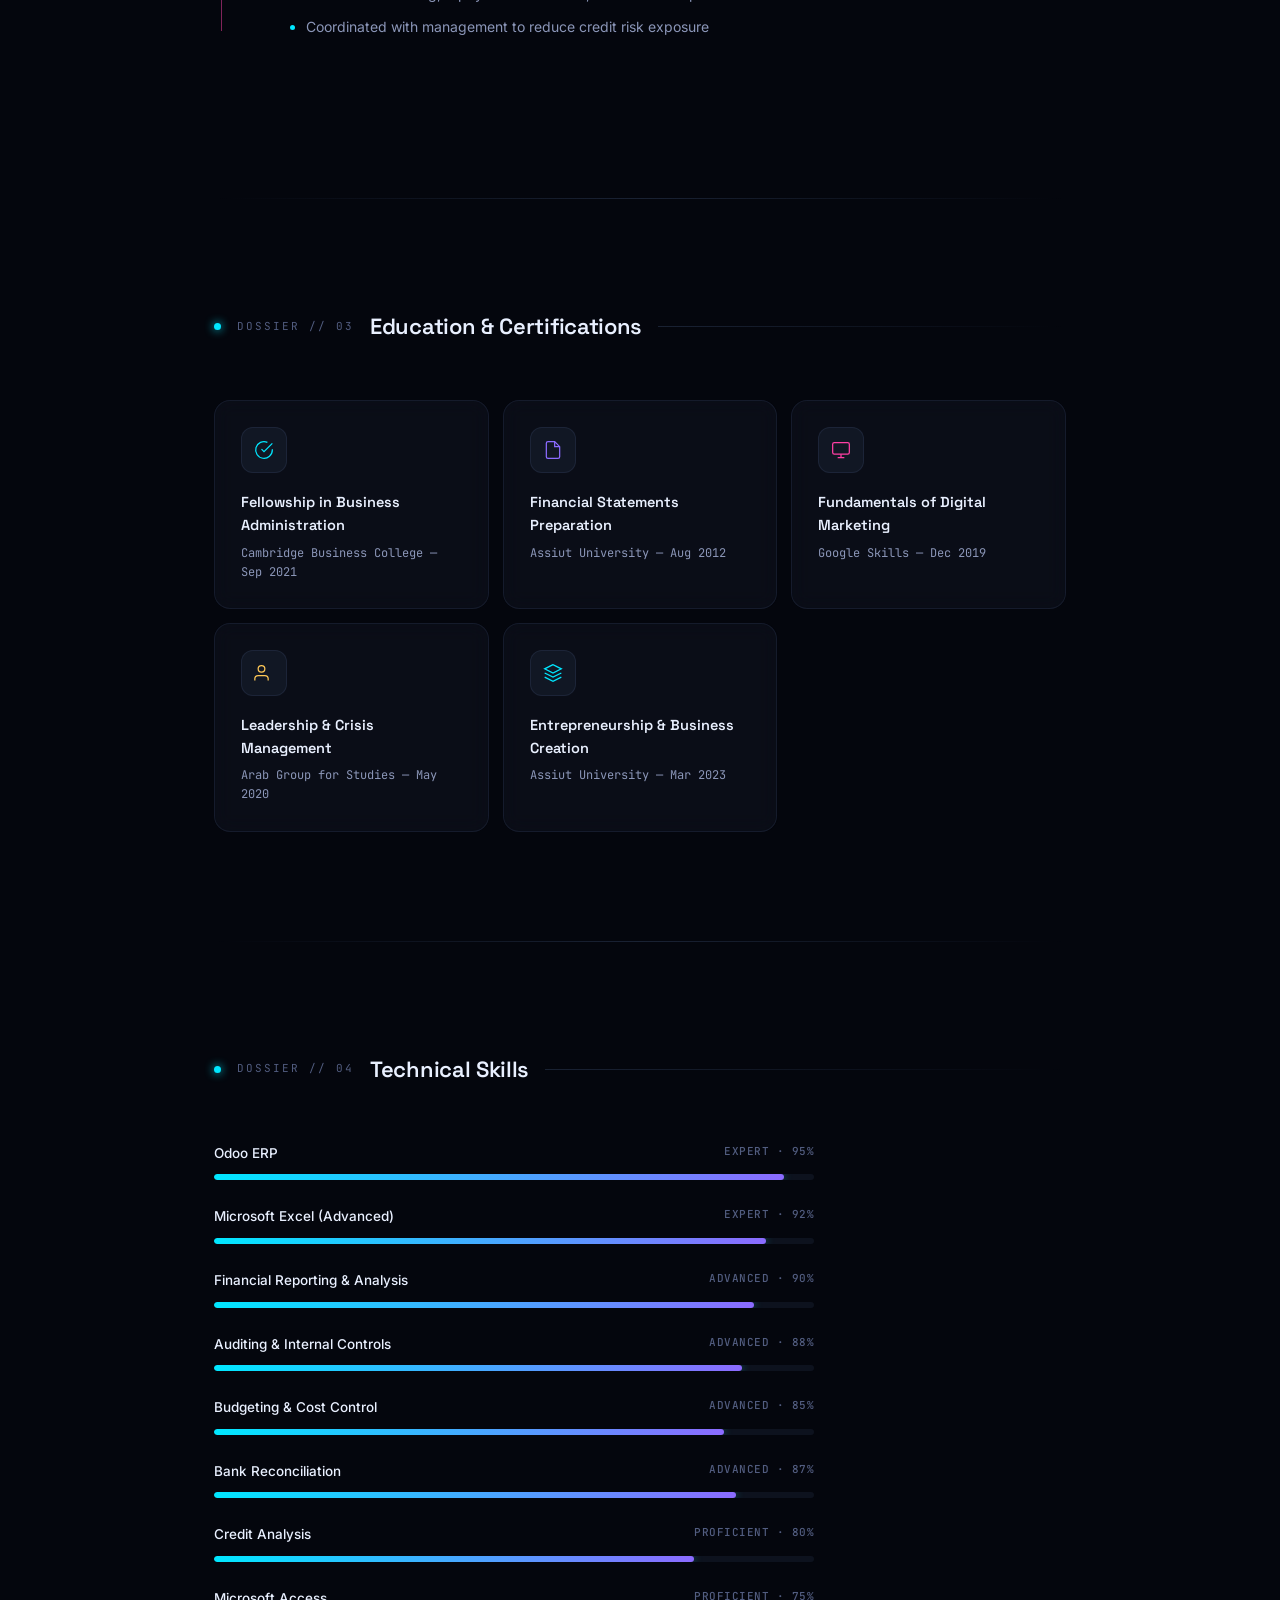
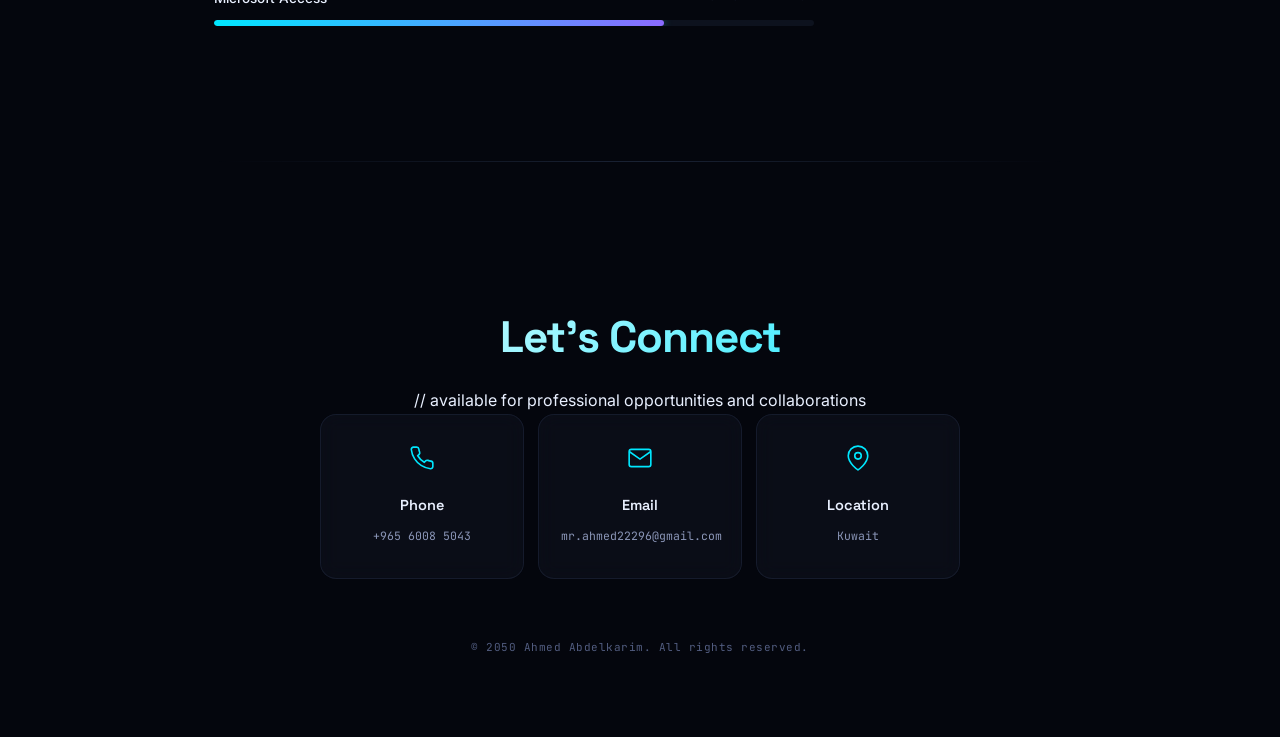
<file: index (4).html>
<!DOCTYPE html>
<html lang="en">
<head>
<meta charset="UTF-8">
<meta name="viewport" content="width=device-width, initial-scale=1.0">
<title>Ahmed Abdelkarim — Senior Accountant</title>
<link rel="preconnect" href="https://fonts.googleapis.com">
<link rel="preconnect" href="https://fonts.gstatic.com" crossorigin>
<link href="https://fonts.googleapis.com/css2?family=Space+Grotesk:wght@500;600;700&family=Inter:wght@300;400;500;600;700&family=JetBrains+Mono:wght@400;500;600;700&display=swap" rel="stylesheet">
<style>
  :root{
    --void:#04060d;
    --void2:#080c18;
    --panel:rgba(150,180,255,0.045);
    --panel-hover:rgba(150,180,255,0.08);
    --border:rgba(140,180,255,0.16);
    --border-soft:rgba(140,180,255,0.09);
    --cyan:#00e7ff;
    --violet:#8b6bff;
    --magenta:#ff3fa4;
    --gold:#ffc857;
    --text:#e9f0ff;
    --text-dim:#8b96b8;
    --text-dimmer:#525d80;
    --font-display:'Space Grotesk', sans-serif;
    --font-body:'Inter', -apple-system, BlinkMacSystemFont, sans-serif;
    --font-mono:'JetBrains Mono', monospace;
  }
  *{margin:0;padding:0;box-sizing:border-box;}
  html{scroll-behavior:smooth;}
  body{
    font-family:var(--font-body);
    background:var(--void);
    color:var(--text);
    line-height:1.6;
    -webkit-font-smoothing:antialiased;
    overflow-x:hidden;
  }
  ::selection{background:var(--violet);color:#fff;}

  /* ===== Reduced motion ===== */
  @media (prefers-reduced-motion: reduce){
    *, *::before, *::after{
      animation-duration:0.01ms !important;
      animation-iteration-count:1 !important;
      transition-duration:0.01ms !important;
      scroll-behavior:auto !important;
    }
  }

  /* ===== Animated backdrop ===== */
  .bg-fixed{position:fixed;inset:0;z-index:0;pointer-events:none;overflow:hidden;background:
      radial-gradient(ellipse 100% 60% at 50% -10%, #0d1230 0%, transparent 60%),
      linear-gradient(180deg,var(--void) 0%, var(--void2) 100%);}
  .bg-grid{position:absolute;inset:-10% -10%;
    background-image:linear-gradient(rgba(140,180,255,0.06) 1px, transparent 1px),
      linear-gradient(90deg, rgba(140,180,255,0.06) 1px, transparent 1px);
    background-size:64px 64px;
    mask-image:radial-gradient(ellipse 70% 60% at 50% 20%, #000 0%, transparent 75%);
    -webkit-mask-image:radial-gradient(ellipse 70% 60% at 50% 20%, #000 0%, transparent 75%);
    animation:grid-drift 60s linear infinite;}
  @keyframes grid-drift{from{background-position:0 0,0 0;}to{background-position:64px 128px,64px 128px;}}
  .blob{position:absolute;border-radius:50%;filter:blur(70px);opacity:0.35;mix-blend-mode:screen;}
  .blob-1{width:520px;height:520px;top:-10%;left:-8%;background:radial-gradient(circle,var(--cyan),transparent 70%);animation:drift1 22s ease-in-out infinite;}
  .blob-2{width:460px;height:460px;top:30%;right:-10%;background:radial-gradient(circle,var(--violet),transparent 70%);animation:drift2 26s ease-in-out infinite;}
  .blob-3{width:400px;height:400px;bottom:-12%;left:20%;background:radial-gradient(circle,var(--magenta),transparent 70%);animation:drift3 30s ease-in-out infinite;}
  @keyframes drift1{0%,100%{transform:translate(0,0) scale(1);}50%{transform:translate(80px,60px) scale(1.2);}}
  @keyframes drift2{0%,100%{transform:translate(0,0) scale(1);}50%{transform:translate(-70px,50px) scale(1.15);}}
  @keyframes drift3{0%,100%{transform:translate(0,0) scale(1);}50%{transform:translate(50px,-70px) scale(1.25);}}

  /* ===== Nav ===== */
  .cv-nav{
    position:fixed;top:20px;left:50%;transform:translateX(-50%);z-index:1000;
    background:rgba(10,14,28,0.6);backdrop-filter:blur(20px) saturate(1.4);
    border:1px solid var(--border);border-radius:50px;
    padding:8px 10px;display:flex;gap:2px;
    box-shadow:0 8px 40px rgba(0,0,0,0.5), inset 0 1px 0 rgba(255,255,255,0.04);
    transition:all 0.3s ease;
  }
  .cv-nav.scrolled{top:12px;padding:6px 8px;}
  .cv-nav button{
    padding:10px 18px;border-radius:40px;border:none;background:transparent;
    font-family:var(--font-mono);font-size:11px;font-weight:500;letter-spacing:0.5px;
    color:var(--text-dim);cursor:pointer;text-transform:uppercase;
    transition:all 0.25s ease;white-space:nowrap;
  }
  .cv-nav button:hover{color:var(--cyan);}
  .cv-nav button.active{background:linear-gradient(135deg,var(--cyan),var(--violet));color:#05070f;font-weight:700;box-shadow:0 0 18px rgba(0,231,255,0.35);}

  /* ===== Ticker ===== */
  .ticker{position:relative;z-index:1;width:100%;overflow:hidden;border-top:1px solid var(--border-soft);border-bottom:1px solid var(--border-soft);
    background:rgba(10,14,28,0.4);padding:11px 0;
    mask-image:linear-gradient(90deg, transparent, #000 8%, #000 92%, transparent);
    -webkit-mask-image:linear-gradient(90deg, transparent, #000 8%, #000 92%, transparent);}
  .ticker-track{display:flex;width:max-content;animation:ticker-scroll 34s linear infinite;}
  @keyframes ticker-scroll{from{transform:translateX(0);}to{transform:translateX(-50%);}}
  .ticker-item{font-family:var(--font-mono);font-size:12px;letter-spacing:1.5px;color:var(--text-dim);
    text-transform:uppercase;padding:0 22px;white-space:nowrap;border-right:1px solid var(--border-soft);}
  .ticker-item span{color:var(--cyan);}

  /* ===== Content Wrapper ===== */
  .cv-content{position:relative;z-index:1;max-width:900px;margin:0 auto;padding:0 24px;}

  /* ===== Hero ===== */
  .hero-pro{min-height:100vh;display:flex;flex-direction:column;justify-content:center;align-items:center;text-align:center;position:relative;padding:120px 24px 80px;}
  .holo-ring{width:172px;height:172px;position:relative;margin-bottom:36px;}
  .holo-ring .ring-spin{position:absolute;inset:0;border-radius:50%;
    background:conic-gradient(from 0deg, var(--cyan), var(--violet), var(--magenta), var(--cyan));
    padding:2px;animation:spin-slow 18s linear infinite;
    box-shadow:0 0 40px rgba(0,231,255,0.25), 0 0 80px rgba(139,107,255,0.15);}
  @keyframes spin-slow{from{transform:rotate(0deg);}to{transform:rotate(360deg);}}
  .holo-ring .ring-inner{width:100%;height:100%;border-radius:50%;background:var(--void2);
    display:flex;align-items:center;justify-content:center;overflow:hidden;
    border:3px solid var(--void);position:relative;}
  .holo-ring .ring-inner img{width:100%;height:100%;object-fit:cover;filter:saturate(1.05) contrast(1.03);}
  .holo-ring .ring-inner::after{content:'';position:absolute;inset:0;border-radius:50%;
    background:linear-gradient(180deg, transparent 55%, rgba(0,231,255,0.14) 100%);pointer-events:none;}
  .orbit{position:absolute;inset:-30px;animation:orbit-spin 40s linear infinite;}
  @keyframes orbit-spin{from{transform:rotate(0deg);}to{transform:rotate(360deg);}}
  .orbit-tag{position:absolute;top:50%;left:50%;transform-origin:0 0;font-family:var(--font-mono);
    font-size:9px;letter-spacing:1px;color:var(--cyan);background:rgba(6,10,20,0.85);
    border:1px solid var(--border);padding:4px 8px;border-radius:20px;white-space:nowrap;
    animation:counter-spin 40s linear infinite;box-shadow:0 0 12px rgba(0,231,255,0.2);}
  @keyframes counter-spin{from{transform:rotate(0deg) translate(0,0) rotate(0deg);}to{transform:rotate(-360deg) translate(0,0) rotate(0deg);}}
  .ot-1{transform:rotate(30deg) translate(112px) rotate(-30deg);}
  .ot-2{transform:rotate(150deg) translate(112px) rotate(-150deg);color:var(--violet);}
  .ot-3{transform:rotate(270deg) translate(112px) rotate(-270deg);color:var(--magenta);}

  .hero-pro h1{font-family:var(--font-display);font-size:58px;font-weight:700;margin:0 0 12px;
    letter-spacing:-1.5px;line-height:1.06;
    background:linear-gradient(135deg,#ffffff 0%, var(--cyan) 55%, var(--violet) 100%);
    -webkit-background-clip:text;-webkit-text-fill-color:transparent;background-clip:text;}
  .hero-pro .tagline{font-family:var(--font-mono);font-size:15px;color:var(--text-dim);
    margin-bottom:44px;letter-spacing:1px;text-transform:uppercase;}
  .hero-pro .tagline .cursor{display:inline-block;width:8px;height:14px;background:var(--cyan);
    margin-left:4px;vertical-align:-2px;animation:blink 1.1s steps(1) infinite;box-shadow:0 0 8px var(--cyan);}
  @keyframes blink{0%,49%{opacity:1;}50%,100%{opacity:0;}}

  .hero-stats{display:flex;gap:14px;margin-bottom:36px;flex-wrap:wrap;justify-content:center;}
  .hero-stat{text-align:left;background:var(--panel);border:1px solid var(--border-soft);
    border-radius:12px;padding:14px 20px;backdrop-filter:blur(10px);min-width:104px;}
  .hero-stat .num{font-family:var(--font-mono);font-size:28px;font-weight:700;display:block;line-height:1;color:var(--cyan);text-shadow:0 0 16px rgba(0,231,255,0.4);}
  .hero-stat .label{font-family:var(--font-mono);font-size:9.5px;color:var(--text-dimmer);margin-top:8px;
    text-transform:uppercase;letter-spacing:1.5px;font-weight:500;}

  .btn-download{display:inline-flex;align-items:center;gap:10px;font-family:var(--font-mono);
    font-size:12.5px;font-weight:600;letter-spacing:1px;text-transform:uppercase;color:var(--void);
    background:linear-gradient(135deg,var(--cyan),var(--violet));border:none;border-radius:40px;
    padding:14px 28px;cursor:pointer;text-decoration:none;margin-bottom:52px;
    box-shadow:0 0 24px rgba(0,231,255,0.25), 0 8px 24px rgba(0,0,0,0.4);
    transition:all 0.3s ease;}
  .btn-download:hover{transform:translateY(-3px);box-shadow:0 0 34px rgba(0,231,255,0.4), 0 12px 30px rgba(0,0,0,0.5);}
  .btn-download svg{width:16px;height:16px;stroke:var(--void);stroke-width:2.2;}

  .scroll-hint{position:absolute;bottom:40px;left:50%;transform:translateX(-50%);
    display:flex;flex-direction:column;align-items:center;gap:8px;color:var(--text-dimmer);
    font-family:var(--font-mono);font-size:10px;letter-spacing:3px;font-weight:500;
    animation:bounce 2.5s infinite ease-in-out;}
  @keyframes bounce{0%,20%,50%,80%,100%{transform:translateX(-50%) translateY(0);}40%{transform:translateX(-50%) translateY(-10px);}60%{transform:translateX(-50%) translateY(-5px);}}
  .scroll-hint svg{stroke:var(--cyan);filter:drop-shadow(0 0 6px rgba(0,231,255,0.5));}

  /* ===== Section Styling ===== */
  .section-pro{padding:110px 0;position:relative;}
  .section-pro:not(:last-child)::after{content:'';position:absolute;bottom:0;left:0;right:0;height:1px;
    background:linear-gradient(90deg, transparent, var(--border), transparent);}
  .section-header{display:flex;align-items:center;gap:16px;margin-bottom:56px;}
  .section-header .dot{width:7px;height:7px;border-radius:50%;background:var(--cyan);flex-shrink:0;
    box-shadow:0 0 10px var(--cyan);animation:pulse-dot 2.2s ease-in-out infinite;}
  @keyframes pulse-dot{0%,100%{opacity:1;transform:scale(1);}50%{opacity:0.4;transform:scale(0.7);}}
  .section-header .eyebrow{font-family:var(--font-mono);font-size:11px;color:var(--text-dimmer);letter-spacing:2px;text-transform:uppercase;white-space:nowrap;}
  .section-header h2{font-family:var(--font-display);font-size:22px;font-weight:600;color:var(--text);margin:0;white-space:nowrap;letter-spacing:-0.3px;}
  .section-header .line{flex:1;height:1px;background:linear-gradient(90deg, var(--border), transparent);}

  /* ===== About ===== */
  .about-text{max-width:680px;}
  .about-text .lead{font-size:21px;line-height:1.7;color:#c3cdea;margin-bottom:22px;font-weight:400;}
  .about-text .lead strong{color:var(--cyan);font-weight:600;}
  .about-text .sub{font-size:15.5px;line-height:1.85;color:var(--text-dim);margin-bottom:40px;}

  .cards-grid{display:grid;grid-template-columns:repeat(auto-fill, minmax(230px, 1fr));gap:14px;}
  .info-card{background:var(--panel);border:1px solid var(--border-soft);border-radius:16px;
    padding:26px;transition:all 0.35s cubic-bezier(0.25,0.46,0.45,0.94);position:relative;
    overflow:hidden;backdrop-filter:blur(10px);}
  .info-card::before{content:'';position:absolute;top:0;left:0;right:0;height:2px;
    background:linear-gradient(90deg,var(--cyan),var(--violet));transform:scaleX(0);transform-origin:left;
    transition:transform 0.35s cubic-bezier(0.25,0.46,0.45,0.94);}
  .info-card:hover{transform:translateY(-5px);background:var(--panel-hover);border-color:var(--border);
    box-shadow:0 16px 48px rgba(0,231,255,0.08);}
  .info-card:hover::before{transform:scaleX(1);}
  .info-card .icon-wrap{width:46px;height:46px;border-radius:12px;background:rgba(140,180,255,0.06);
    border:1px solid var(--border-soft);display:flex;align-items:center;justify-content:center;
    margin-bottom:18px;transition:all 0.3s;}
  .info-card .icon-wrap svg{width:20px;height:20px;stroke:var(--cyan);transition:stroke 0.3s;}
  .info-card:nth-child(4n+2) .icon-wrap svg{stroke:var(--violet);}
  .info-card:nth-child(4n+3) .icon-wrap svg{stroke:var(--magenta);}
  .info-card:nth-child(4n+4) .icon-wrap svg{stroke:var(--gold);}
  .info-card:hover .icon-wrap{box-shadow:0 0 16px currentColor;border-color:currentColor;}
  .info-card h4{font-family:var(--font-display);font-size:14.5px;font-weight:600;margin:0 0 6px;color:var(--text);}
  .info-card p{font-family:var(--font-mono);font-size:12px;color:var(--text-dim);margin:0;line-height:1.6;}

  .lang-pills{display:flex;gap:12px;flex-wrap:wrap;margin-top:32px;}
  .lang-pill{padding:11px 22px;border:1px solid var(--border-soft);border-radius:40px;
    font-family:var(--font-mono);font-size:12px;background:var(--panel);color:var(--text-dim);
    font-weight:500;transition:all 0.25s;}
  .lang-pill:hover{border-color:var(--cyan);color:var(--cyan);box-shadow:0 0 14px rgba(0,231,255,0.2);}

  /* ===== Timeline ===== */
  .timeline{position:relative;padding-left:36px;}
  .timeline::before{content:'';position:absolute;left:7px;top:10px;bottom:10px;width:1px;
    background:linear-gradient(180deg,var(--cyan),var(--violet),var(--magenta));opacity:0.5;}
  .timeline-item{position:relative;margin-bottom:48px;padding-left:36px;}
  .timeline-item::before{content:'';position:absolute;left:-36px;top:8px;width:14px;height:14px;
    border-radius:50%;background:var(--void2);border:2.5px solid var(--cyan);z-index:2;
    transition:all 0.3s ease;box-shadow:0 0 10px rgba(0,231,255,0.4);}
  .timeline-item:nth-child(2)::before{border-color:var(--violet);box-shadow:0 0 10px rgba(139,107,255,0.4);}
  .timeline-item:nth-child(3)::before{border-color:var(--magenta);box-shadow:0 0 10px rgba(255,63,164,0.4);}
  .timeline-item:nth-child(4)::before{border-color:var(--gold);box-shadow:0 0 10px rgba(255,200,87,0.4);}
  .timeline-item:hover::before{transform:scale(1.3);}
  .timeline-header{display:flex;justify-content:space-between;align-items:flex-start;margin-bottom:10px;flex-wrap:wrap;gap:10px;}
  .timeline-title{font-family:var(--font-display);font-size:18px;font-weight:600;margin:0;color:var(--text);}
  .timeline-company{font-family:var(--font-mono);font-size:12.5px;color:var(--text-dim);margin:5px 0 14px;letter-spacing:0.3px;}
  .timeline-date{font-family:var(--font-mono);font-size:11px;color:var(--cyan);background:rgba(0,231,255,0.06);
    border:1px solid rgba(0,231,255,0.2);padding:5px 14px;border-radius:20px;font-weight:500;white-space:nowrap;}
  .timeline-desc{color:var(--text-dim);font-size:14px;line-height:1.9;}
  .timeline-desc ul{margin:0;padding-left:20px;}
  .timeline-desc li{margin-bottom:7px;}
  .timeline-desc li::marker{color:var(--cyan);}

  /* ===== Skills ===== */
  .skill-bar{margin-bottom:26px;}
  .skill-bar-header{display:flex;justify-content:space-between;margin-bottom:10px;font-size:13.5px;}
  .skill-bar-header span:first-child{font-weight:500;color:var(--text);}
  .skill-bar-header span:last-child{font-family:var(--font-mono);color:var(--text-dimmer);font-weight:500;font-size:11px;letter-spacing:0.5px;}
  .skill-bar-track{height:6px;background:rgba(140,180,255,0.07);border-radius:3px;overflow:hidden;}
  .skill-bar-fill{height:100%;background:linear-gradient(90deg,var(--cyan),var(--violet));border-radius:3px;
    width:0;transition:width 1.3s cubic-bezier(0.25,0.46,0.45,0.94);box-shadow:0 0 10px rgba(0,231,255,0.4);}

  /* ===== Contact ===== */
  .contact-section{text-align:center;padding:140px 24px 80px;}
  .contact-section h2{font-family:var(--font-display);font-size:44px;font-weight:700;margin:0 0 16px;
    letter-spacing:-1px;background:linear-gradient(135deg,#ffffff, var(--cyan));-webkit-background-clip:text;-webkit-text-fill-color:transparent;}
  .contact-section>p{font-family:var(--font-mono);font-size:14px;color:var(--text-dim);margin-bottom:48px;letter-spacing:0.3px;}
  .contact-grid{display:grid;grid-template-columns:repeat(auto-fill, minmax(200px, 1fr));gap:14px;max-width:640px;margin:0 auto 48px;}
  .contact-card{padding:30px 22px;border:1px solid var(--border-soft);border-radius:16px;background:var(--panel);
    cursor:pointer;transition:all 0.35s ease;text-decoration:none;color:inherit;display:block;backdrop-filter:blur(10px);}
  .contact-card:hover{background:var(--panel-hover);border-color:var(--cyan);transform:translateY(-4px);
    box-shadow:0 16px 40px rgba(0,231,255,0.15);}
  .contact-card svg{width:26px;height:26px;margin-bottom:16px;stroke:var(--cyan);transition:all 0.35s;
    filter:drop-shadow(0 0 0 transparent);}
  .contact-card:hover svg{filter:drop-shadow(0 0 8px rgba(0,231,255,0.6));}
  .contact-card h4{font-family:var(--font-display);font-size:14.5px;font-weight:600;margin:0 0 5px;color:var(--text);}
  .contact-card span{font-family:var(--font-mono);font-size:11.5px;color:var(--text-dim);}
  .footer-note{font-family:var(--font-mono);font-size:11px;color:var(--text-dimmer);margin-top:60px;letter-spacing:0.5px;}

  /* ===== Scroll Reveal ===== */
  .reveal{opacity:0;transform:translateY(40px);transition:all 0.7s cubic-bezier(0.25,0.46,0.45,0.94);}
  .reveal.visible{opacity:1;transform:translateY(0);}

  :focus-visible{outline:2px solid var(--cyan);outline-offset:3px;border-radius:4px;}

  /* ===== Responsive ===== */
  @media (max-width:768px){
    .hero-pro h1{font-size:36px;letter-spacing:-0.8px;}
    .hero-stats{gap:10px;}
    .hero-stat{padding:11px 14px;min-width:80px;}
    .hero-stat .num{font-size:22px;}
    .section-pro{padding:64px 0;}
    .contact-section h2{font-size:32px;}
    .cv-nav{padding:6px 8px;gap:1px;max-width:92vw;overflow-x:auto;}
    .cv-nav button{padding:8px 12px;font-size:10px;}
    .timeline-header{flex-direction:column;}
    .cards-grid{grid-template-columns:1fr;}
    .holo-ring{width:140px;height:140px;}
    .orbit-tag{font-size:8px;}
  }
  @media (max-width:480px){
    .hero-pro h1{font-size:28px;}
    .hero-pro .tagline{font-size:12px;}
  }
</style>
</head>
<body>

<div class="bg-fixed">
  <div class="bg-grid"></div>
  <div class="blob blob-1"></div>
  <div class="blob blob-2"></div>
  <div class="blob blob-3"></div>
</div>

<!-- Sticky Navigation -->
<nav class="cv-nav" id="mainNav">
  <button onclick="scrollToSec('hero')" class="active" id="nav-hero">Home</button>
  <button onclick="scrollToSec('about')" id="nav-about">About</button>
  <button onclick="scrollToSec('exp')" id="nav-exp">Experience</button>
  <button onclick="scrollToSec('certs')" id="nav-certs">Education</button>
  <button onclick="scrollToSec('skills')" id="nav-skills">Skills</button>
  <button onclick="scrollToSec('contact')" id="nav-contact">Contact</button>
</nav>

<div class="cv-content">

  <!-- ========== HERO ========== -->
  <section class="hero-pro" id="hero">
    <div class="holo-ring">
      <div class="ring-spin"><div class="ring-inner"><img src="[data-uri]" alt="Ahmed Mohamed Abdelkarim"></div></div>
      <div class="orbit">
        <span class="orbit-tag ot-1">IFRS</span>
        <span class="orbit-tag ot-2">ODOO ERP</span>
        <span class="orbit-tag ot-3">AUDIT</span>
      </div>
    </div>
    <h1>Ahmed Mohamed<br>Abdelkarim</h1>
    <p class="tagline">Senior Accountant · Financial Analyst · Auditor<span class="cursor"></span></p>
    <div class="hero-stats">
      <div class="hero-stat"><span class="num">12+</span><span class="label">Years Exp.</span></div>
      <div class="hero-stat"><span class="num">04</span><span class="label">Companies</span></div>
      <div class="hero-stat"><span class="num">02</span><span class="label">Countries</span></div>
      <div class="hero-stat"><span class="num">05</span><span class="label">Certifications</span></div>
    </div>
    <a href="[data-uri]" download="Ahmed_Abdelkarim_CV.pdf" class="btn-download">
      <svg viewBox="0 0 24 24" fill="none" stroke="currentColor"><path d="M21 15v4a2 2 0 0 1-2 2H5a2 2 0 0 1-2-2v-4"/><polyline points="7 10 12 15 17 10"/><line x1="12" y1="15" x2="12" y2="3"/></svg>
      Download CV
    </a>
    <div class="scroll-hint">
      <span>SCROLL</span>
      <svg width="18" height="18" viewBox="0 0 24 24" fill="none" stroke="currentColor" stroke-width="2">
        <path d="M7 13l5 5 5-5M7 6l5 5 5-5"/>
      </svg>
    </div>
  </section>

  <!-- ========== TICKER ========== -->
  <div class="ticker">
    <div class="ticker-track" id="tickerTrack"></div>
  </div>

  <!-- ========== ABOUT ========== -->
  <section class="section-pro" id="about">
    <div class="section-header reveal"><span class="dot"></span><span class="eyebrow">DOSSIER // 01</span><h2>About Me</h2><div class="line"></div></div>

    <div class="about-text reveal">
      <p class="lead">
        Results-driven Professional Accountant with over <strong>12 years</strong> of experience in accounting, auditing, and financial analysis across Egypt and Kuwait.
      </p>
      <p class="sub">
        Currently serving as Senior Accountant at Bench Business Advisory, Kuwait. Highly skilled in preparing and analyzing financial statements, auditing client accounts, and delivering actionable financial recommendations to enhance performance, strengthen internal controls, and mitigate financial risks. Proven track record across multiple industries with deep expertise in Odoo Accounting.
      </p>
    </div>

    <div class="cards-grid reveal">
      <div class="info-card">
        <div class="icon-wrap"><svg viewBox="0 0 24 24" fill="none" stroke="currentColor" stroke-width="1.5"><path d="M20 21v-2a4 4 0 0 0-4-4H8a4 4 0 0 0-4 4v2"/><circle cx="12" cy="7" r="4"/></svg></div>
        <h4>Nationality</h4><p>Egyptian</p>
      </div>
      <div class="info-card">
        <div class="icon-wrap"><svg viewBox="0 0 24 24" fill="none" stroke="currentColor" stroke-width="1.5"><path d="M21 10c0 7-9 13-9 13s-9-6-9-13a9 9 0 0 1 18 0z"/><circle cx="12" cy="10" r="3"/></svg></div>
        <h4>Location</h4><p>Kuwait</p>
      </div>
      <div class="info-card">
        <div class="icon-wrap"><svg viewBox="0 0 24 24" fill="none" stroke="currentColor" stroke-width="1.5"><rect x="3" y="4" width="18" height="18" rx="2"/><line x1="16" y1="2" x2="16" y2="6"/><line x1="8" y1="2" x2="8" y2="6"/><line x1="3" y1="10" x2="21" y2="10"/></svg></div>
        <h4>Date of Birth</h4><p>December 4, 1990</p>
      </div>
      <div class="info-card">
        <div class="icon-wrap"><svg viewBox="0 0 24 24" fill="none" stroke="currentColor" stroke-width="1.5"><path d="M12 2L2 7l10 5 10-5-10-5z"/><path d="M2 17l10 5 10-5"/><path d="M2 12l10 5 10-5"/></svg></div>
        <h4>Education</h4><p>B.Com Accounting — Assiut University</p>
      </div>
    </div>

    <div class="lang-pills reveal">
      <span class="lang-pill">Arabic — Native Speaker</span>
      <span class="lang-pill">English — Professional Proficiency</span>
    </div>
  </section>

  <!-- ========== EXPERIENCE ========== -->
  <section class="section-pro" id="exp">
    <div class="section-header reveal"><span class="dot"></span><span class="eyebrow">DOSSIER // 02</span><h2>Professional Experience</h2><div class="line"></div></div>

    <div class="timeline">
      <div class="timeline-item reveal">
        <div class="timeline-header">
          <div><h3 class="timeline-title">Senior Accountant</h3><div class="timeline-company">Bench Business Advisory — Kuwait</div></div>
          <span class="timeline-date">Jun 2022 – Present</span>
        </div>
        <div class="timeline-desc"><ul>
          <li>Manage accounting and auditing activities for multiple clients across various industries</li>
          <li>Prepare monthly, quarterly, and annual financial statements in accordance with IFRS</li>
          <li>Perform financial analysis and present insights and recommendations to senior management</li>
          <li>Review revenues, expenses, and profitability trends to support strategic decision-making</li>
          <li>Work extensively with Odoo Accounting System for comprehensive bookkeeping and reporting</li>
          <li>Identify financial weaknesses and propose corrective and preventive solutions</li>
        </ul></div>
      </div>

      <div class="timeline-item reveal">
        <div class="timeline-header">
          <div><h3 class="timeline-title">Accountant</h3><div class="timeline-company">Business & Technology Incubator — Egypt</div></div>
          <span class="timeline-date">2020 – 2022</span>
        </div>
        <div class="timeline-desc"><ul>
          <li>Prepared estimated budgets and monitored actual performance against targets</li>
          <li>Developed detailed revenue and expense reports for management review</li>
          <li>Participated in improving administrative and financial systems</li>
          <li>Supported management in financial planning and cost control initiatives</li>
        </ul></div>
      </div>

      <div class="timeline-item reveal">
        <div class="timeline-header">
          <div><h3 class="timeline-title">Accountant</h3><div class="timeline-company">Baytna Real Estate Company — Kuwait</div></div>
          <span class="timeline-date">2018 – 2019</span>
        </div>
        <div class="timeline-desc"><ul>
          <li>Reviewed petty cash, rental income, and customer collections</li>
          <li>Monitored tenants' and clients' accounts and managed outstanding balances</li>
          <li>Prepared financial reports and performed bank reconciliations</li>
          <li>Supported management with accurate financial data and periodic reporting</li>
        </ul></div>
      </div>

      <div class="timeline-item reveal">
        <div class="timeline-header">
          <div><h3 class="timeline-title">Accountant & Credit Officer</h3><div class="timeline-company">Tanmia for Small Projects Services — Egypt</div></div>
          <span class="timeline-date">2014 – 2018</span>
        </div>
        <div class="timeline-desc"><ul>
          <li>Studied and analyzed clients' credit files and financial documents</li>
          <li>Assessed creditworthiness and financing eligibility for loan applicants</li>
          <li>Monitored financing, repayment schedules, and collection processes</li>
          <li>Coordinated with management to reduce credit risk exposure</li>
        </ul></div>
      </div>
    </div>
  </section>

  <!-- ========== EDUCATION & CERTS ========== -->
  <section class="section-pro" id="certs">
    <div class="section-header reveal"><span class="dot"></span><span class="eyebrow">DOSSIER // 03</span><h2>Education & Certifications</h2><div class="line"></div></div>

    <div class="cards-grid reveal">
      <div class="info-card">
        <div class="icon-wrap"><svg viewBox="0 0 24 24" fill="none" stroke="currentColor" stroke-width="1.5"><path d="M22 11.08V12a10 10 0 1 1-5.93-9.14"/><polyline points="22 4 12 14.01 9 11.01"/></svg></div>
        <h4>Fellowship in Business Administration</h4><p>Cambridge Business College — Sep 2021</p>
      </div>
      <div class="info-card">
        <div class="icon-wrap"><svg viewBox="0 0 24 24" fill="none" stroke="currentColor" stroke-width="1.5"><path d="M14 2H6a2 2 0 0 0-2 2v16a2 2 0 0 0 2 2h12a2 2 0 0 0 2-2V8z"/><polyline points="14 2 14 8 20 8"/></svg></div>
        <h4>Financial Statements Preparation</h4><p>Assiut University — Aug 2012</p>
      </div>
      <div class="info-card">
        <div class="icon-wrap"><svg viewBox="0 0 24 24" fill="none" stroke="currentColor" stroke-width="1.5"><rect x="2" y="3" width="20" height="14" rx="2"/><line x1="8" y1="21" x2="16" y2="21"/><line x1="12" y1="17" x2="12" y2="21"/></svg></div>
        <h4>Fundamentals of Digital Marketing</h4><p>Google Skills — Dec 2019</p>
      </div>
      <div class="info-card">
        <div class="icon-wrap"><svg viewBox="0 0 24 24" fill="none" stroke="currentColor" stroke-width="1.5"><path d="M17 21v-2a4 4 0 0 0-4-4H5a4 4 0 0 0-4 4v2"/><circle cx="9" cy="7" r="4"/></svg></div>
        <h4>Leadership & Crisis Management</h4><p>Arab Group for Studies — May 2020</p>
      </div>
      <div class="info-card">
        <div class="icon-wrap"><svg viewBox="0 0 24 24" fill="none" stroke="currentColor" stroke-width="1.5"><path d="M12 2L2 7l10 5 10-5-10-5z"/><path d="M2 17l10 5 10-5"/><path d="M2 12l10 5 10-5"/></svg></div>
        <h4>Entrepreneurship & Business Creation</h4><p>Assiut University — Mar 2023</p>
      </div>
    </div>
  </section>

  <!-- ========== SKILLS ========== -->
  <section class="section-pro" id="skills">
    <div class="section-header reveal"><span class="dot"></span><span class="eyebrow">DOSSIER // 04</span><h2>Technical Skills</h2><div class="line"></div></div>

    <div style="max-width:600px;" class="reveal">
      <div class="skill-bar"><div class="skill-bar-header"><span>Odoo ERP</span><span>EXPERT · 95%</span></div><div class="skill-bar-track"><div class="skill-bar-fill" data-width="95%"></div></div></div>
      <div class="skill-bar"><div class="skill-bar-header"><span>Microsoft Excel (Advanced)</span><span>EXPERT · 92%</span></div><div class="skill-bar-track"><div class="skill-bar-fill" data-width="92%"></div></div></div>
      <div class="skill-bar"><div class="skill-bar-header"><span>Financial Reporting & Analysis</span><span>ADVANCED · 90%</span></div><div class="skill-bar-track"><div class="skill-bar-fill" data-width="90%"></div></div></div>
      <div class="skill-bar"><div class="skill-bar-header"><span>Auditing & Internal Controls</span><span>ADVANCED · 88%</span></div><div class="skill-bar-track"><div class="skill-bar-fill" data-width="88%"></div></div></div>
      <div class="skill-bar"><div class="skill-bar-header"><span>Budgeting & Cost Control</span><span>ADVANCED · 85%</span></div><div class="skill-bar-track"><div class="skill-bar-fill" data-width="85%"></div></div></div>
      <div class="skill-bar"><div class="skill-bar-header"><span>Bank Reconciliation</span><span>ADVANCED · 87%</span></div><div class="skill-bar-track"><div class="skill-bar-fill" data-width="87%"></div></div></div>
      <div class="skill-bar"><div class="skill-bar-header"><span>Credit Analysis</span><span>PROFICIENT · 80%</span></div><div class="skill-bar-track"><div class="skill-bar-fill" data-width="80%"></div></div></div>
      <div class="skill-bar"><div class="skill-bar-header"><span>Microsoft Access</span><span>PROFICIENT · 75%</span></div><div class="skill-bar-track"><div class="skill-bar-fill" data-width="75%"></div></div></div>
    </div>
  </section>

  <!-- ========== CONTACT ========== -->
  <section class="contact-section" id="contact">
    <div class="reveal">
      <h2>Let's Connect</h2>
      <p>// available for professional opportunities and collaborations</p>

      <div class="contact-grid">
        <a href="tel:+96560085043" class="contact-card">
          <svg viewBox="0 0 24 24" fill="none" stroke="currentColor" stroke-width="1.5"><path d="M22 16.92v3a2 2 0 0 1-2.18 2 19.79 19.79 0 0 1-8.63-3.07 19.5 19.5 0 0 1-6-6 19.79 19.79 0 0 1-3.07-8.67A2 2 0 0 1 4.11 2h3a2 2 0 0 1 2 1.72c.127.96.361 1.903.7 2.81a2 2 0 0 1-.45 2.11L8.09 9.91a16 16 0 0 0 6 6l1.27-1.27a2 2 0 0 1 2.11-.45c.907.339 1.85.573 2.81.7A2 2 0 0 1 22 16.92z"/></svg>
          <h4>Phone</h4><span>+965 6008 5043</span>
        </a>
        <a href="mailto:mr.ahmed22296@gmail.com" class="contact-card">
          <svg viewBox="0 0 24 24" fill="none" stroke="currentColor" stroke-width="1.5"><path d="M4 4h16c1.1 0 2 .9 2 2v12c0 1.1-.9 2-2 2H4c-1.1 0-2-.9-2-2V6c0-1.1.9-2 2-2z"/><polyline points="22,6 12,13 2,6"/></svg>
          <h4>Email</h4><span>mr.ahmed22296@gmail.com</span>
        </a>
        <a href="#" class="contact-card" onclick="alert('Location: Kuwait'); return false;">
          <svg viewBox="0 0 24 24" fill="none" stroke="currentColor" stroke-width="1.5"><path d="M21 10c0 7-9 13-9 13s-9-6-9-13a9 9 0 0 1 18 0z"/><circle cx="12" cy="10" r="3"/></svg>
          <h4>Location</h4><span>Kuwait</span>
        </a>
      </div>

      <p class="footer-note">© 2050 Ahmed Abdelkarim. All rights reserved.</p>
    </div>
  </section>

</div>

<script>
  // ===== Ticker content =====
  const tickerTerms = ['IFRS','ODOO ERP','FINANCIAL AUDITING','BUDGET CONTROL','BANK RECONCILIATION','CREDIT ANALYSIS','COST CONTROL','MS EXCEL ADVANCED','INTERNAL CONTROLS','FINANCIAL REPORTING'];
  const tickerTrack = document.getElementById('tickerTrack');
  const buildTicker = () => tickerTerms.map(t => `<span class="ticker-item"><span>//</span> ${t}</span>`).join('');
  tickerTrack.innerHTML = buildTicker() + buildTicker();

  // ===== Scroll Reveal Animation =====
  const reveals = document.querySelectorAll('.reveal');
  const revealObserver = new IntersectionObserver((entries) => {
    entries.forEach(entry => {
      if (entry.isIntersecting) {
        entry.target.classList.add('visible');
        entry.target.querySelectorAll('.skill-bar-fill').forEach(bar => {
          bar.style.width = bar.dataset.width;
        });
      }
    });
  }, { threshold: 0.12, rootMargin: '0px 0px -40px 0px' });
  reveals.forEach(el => revealObserver.observe(el));

  // ===== Nav Active State on Scroll =====
  const sections = ['hero','about','exp','certs','skills','contact'];
  const navObserver = new IntersectionObserver((entries) => {
    entries.forEach(entry => {
      if (entry.isIntersecting) {
        document.querySelectorAll('.cv-nav button').forEach(b => b.classList.remove('active'));
        const btn = document.getElementById('nav-' + entry.target.id);
        if (btn) btn.classList.add('active');
      }
    });
  }, { threshold: 0.25 });
  sections.forEach(id => {
    const el = document.getElementById(id);
    if (el) navObserver.observe(el);
  });

  // ===== Smooth Scroll =====
  function scrollToSec(id) {
    document.getElementById(id).scrollIntoView({ behavior: 'smooth' });
  }

  // ===== Nav shrink on scroll =====
  const nav = document.getElementById('mainNav');
  window.addEventListener('scroll', () => {
    if (window.scrollY > 100) nav.classList.add('scrolled');
    else nav.classList.remove('scrolled');
  });
</script>

</body>
</html>
</file>
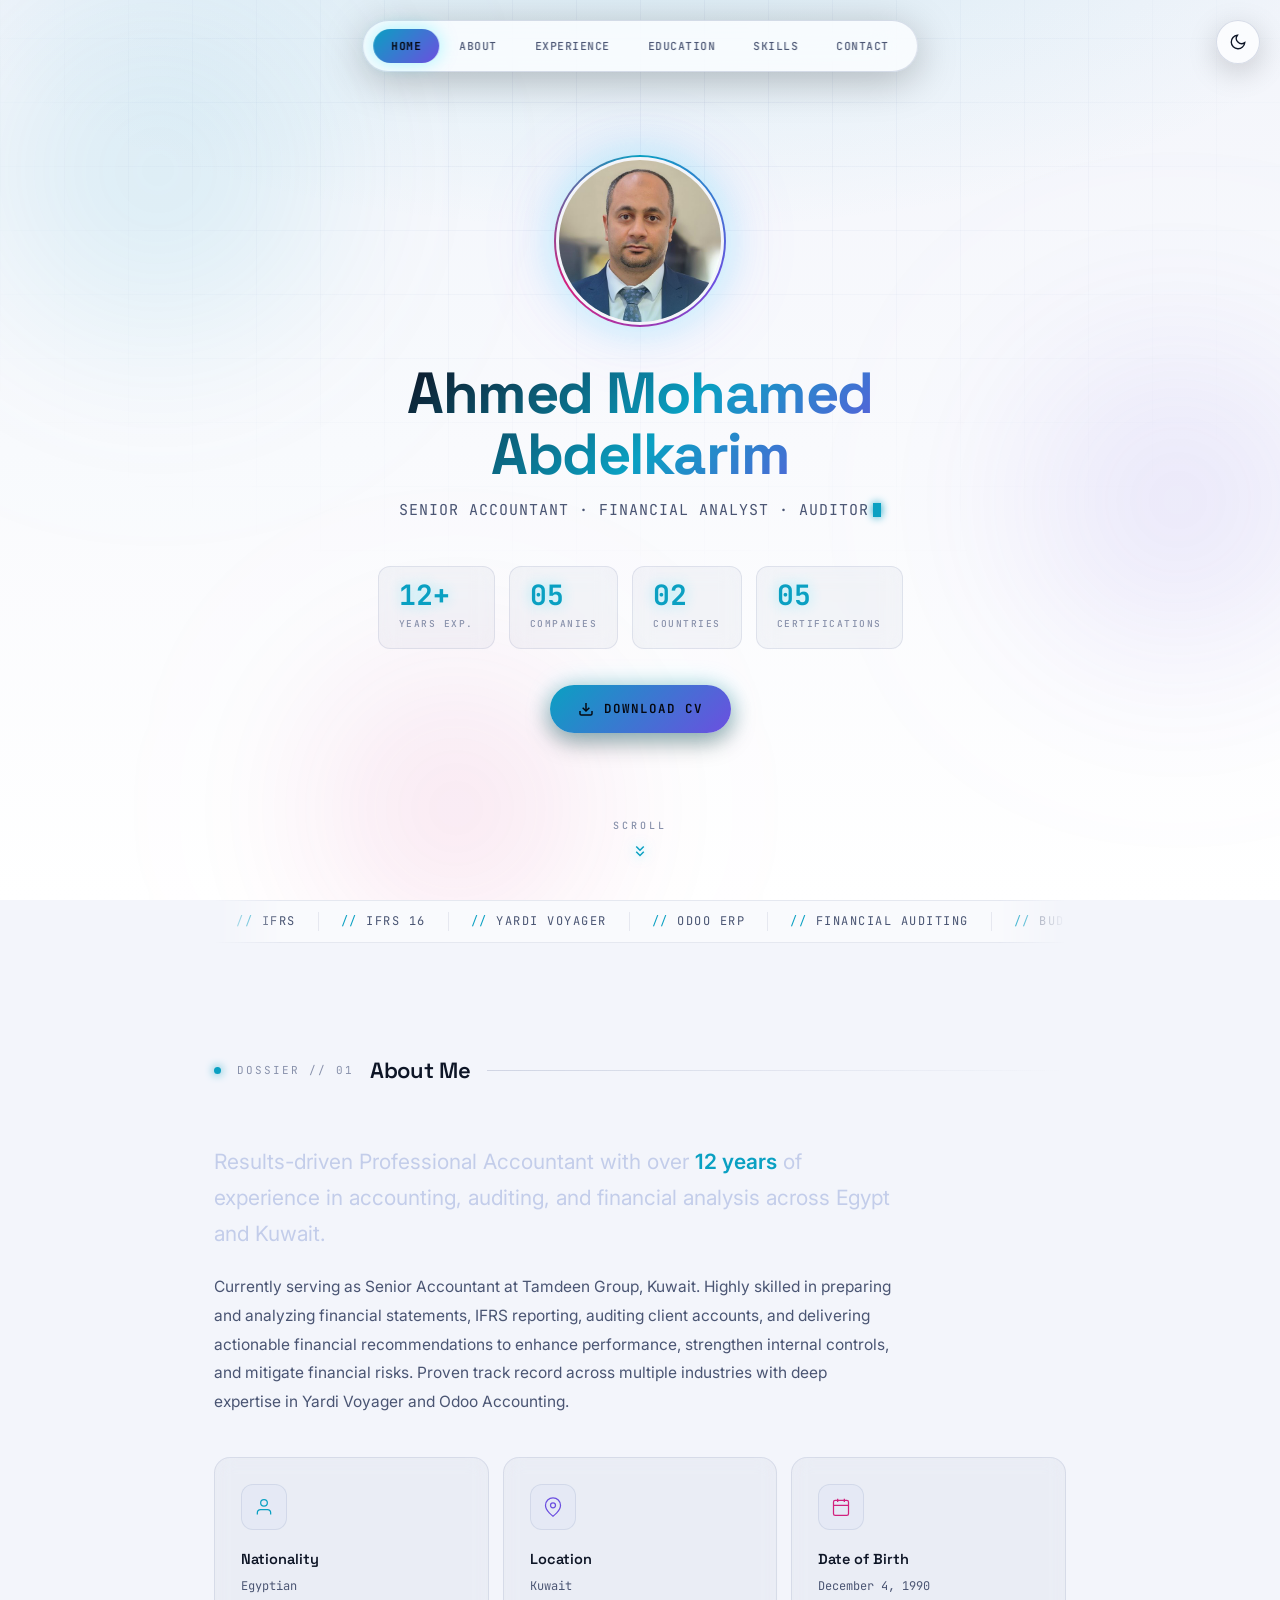
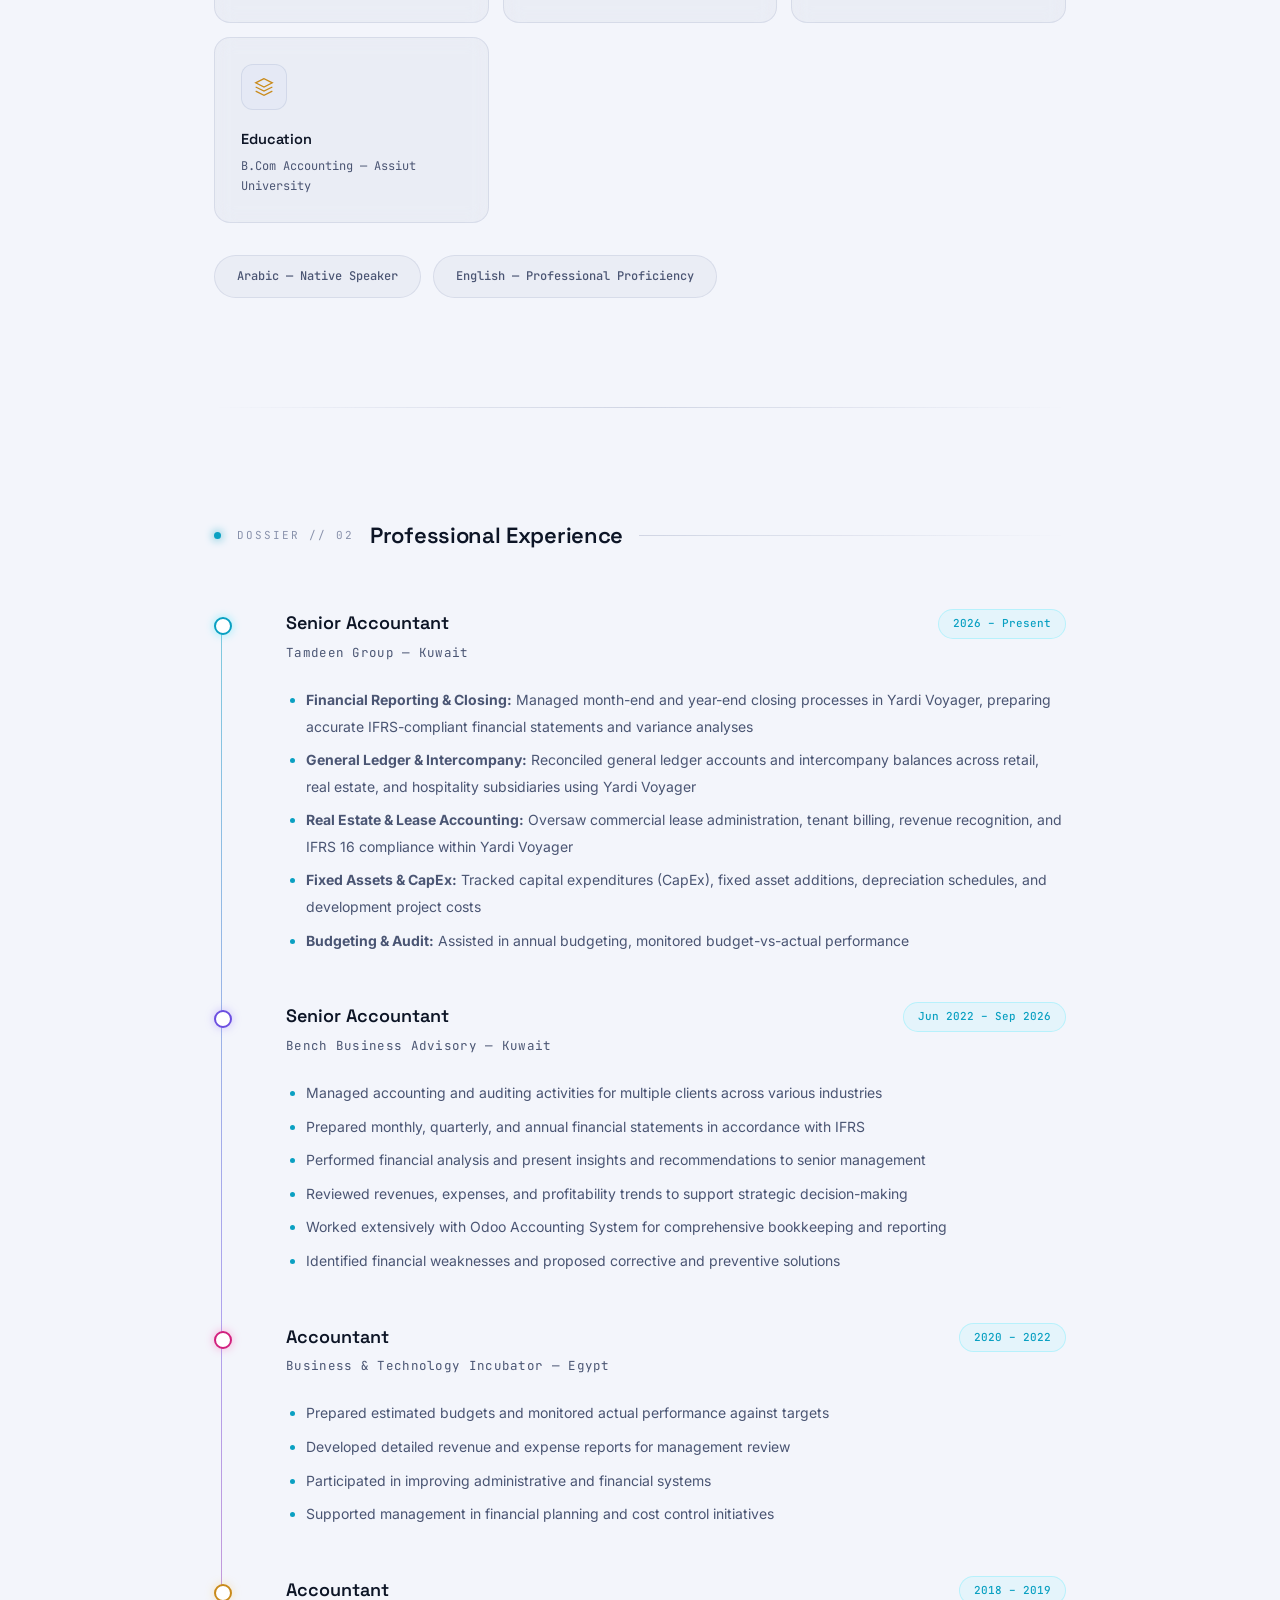
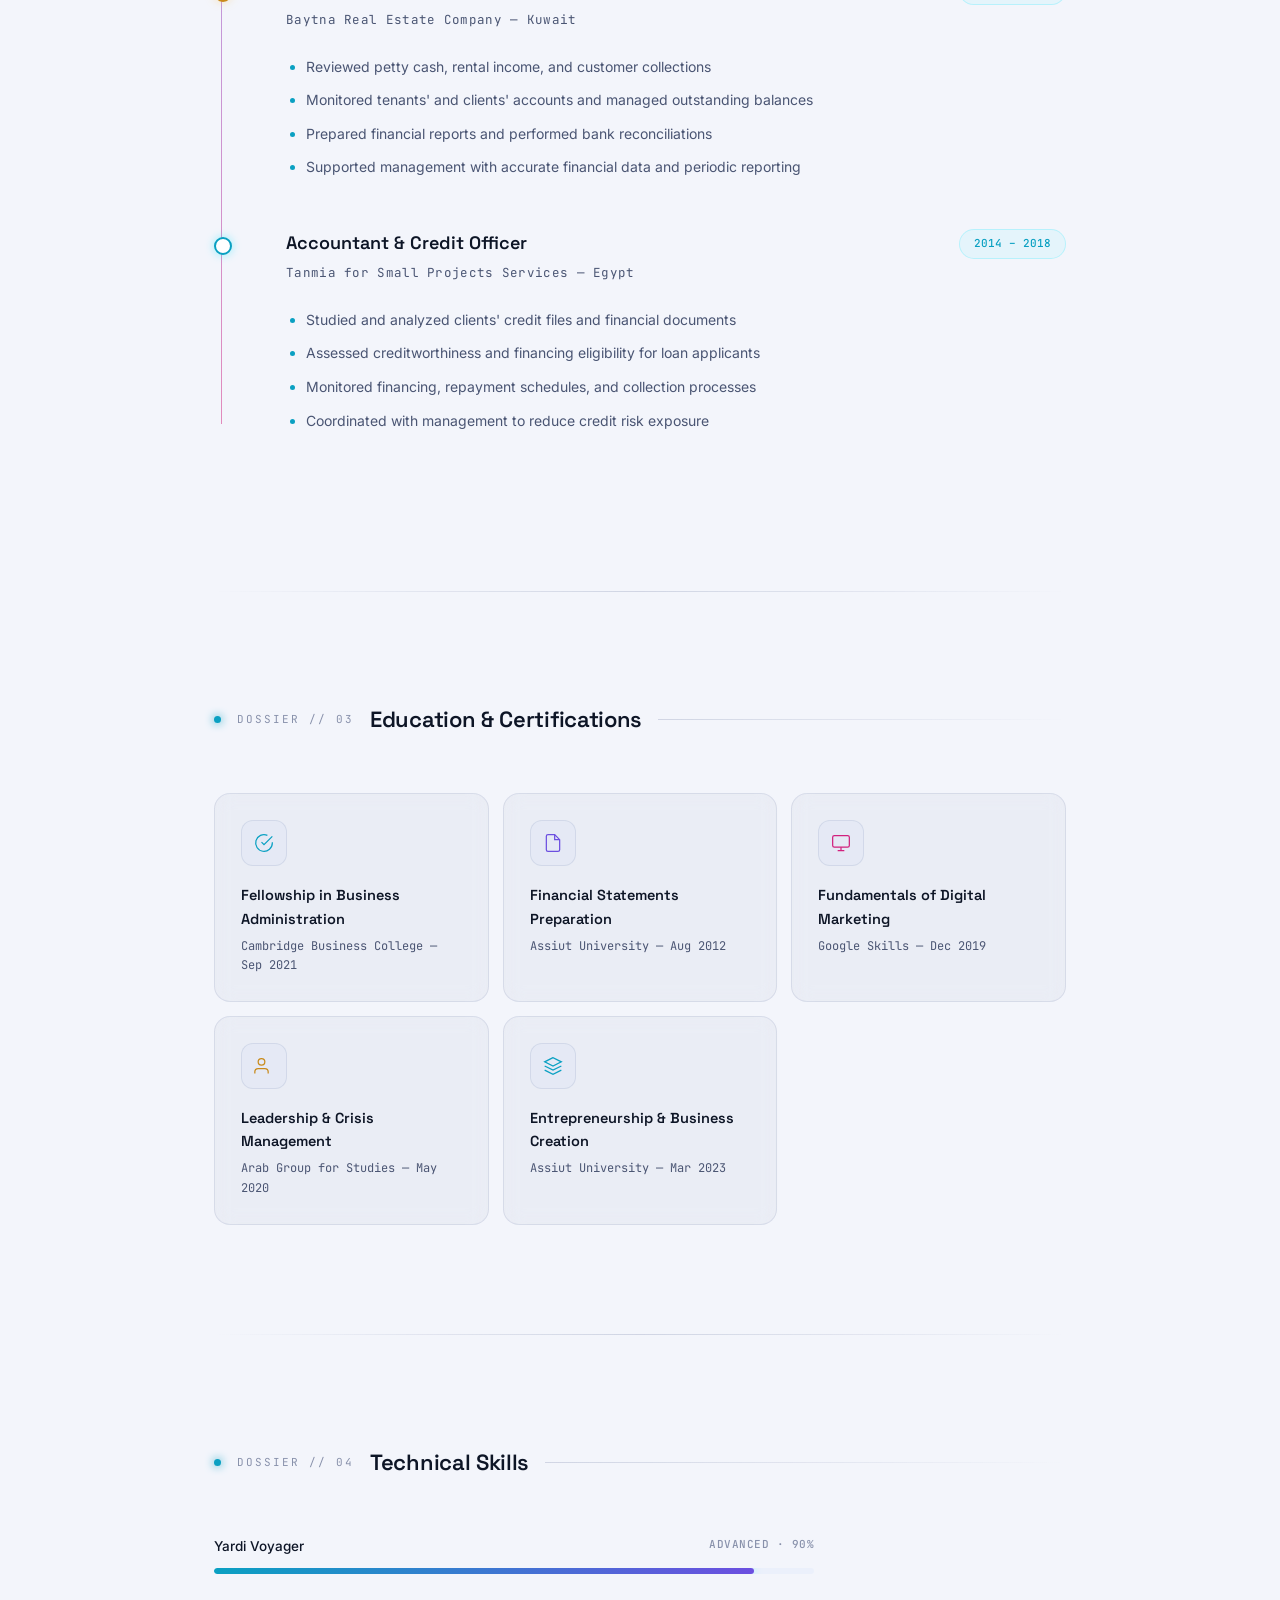
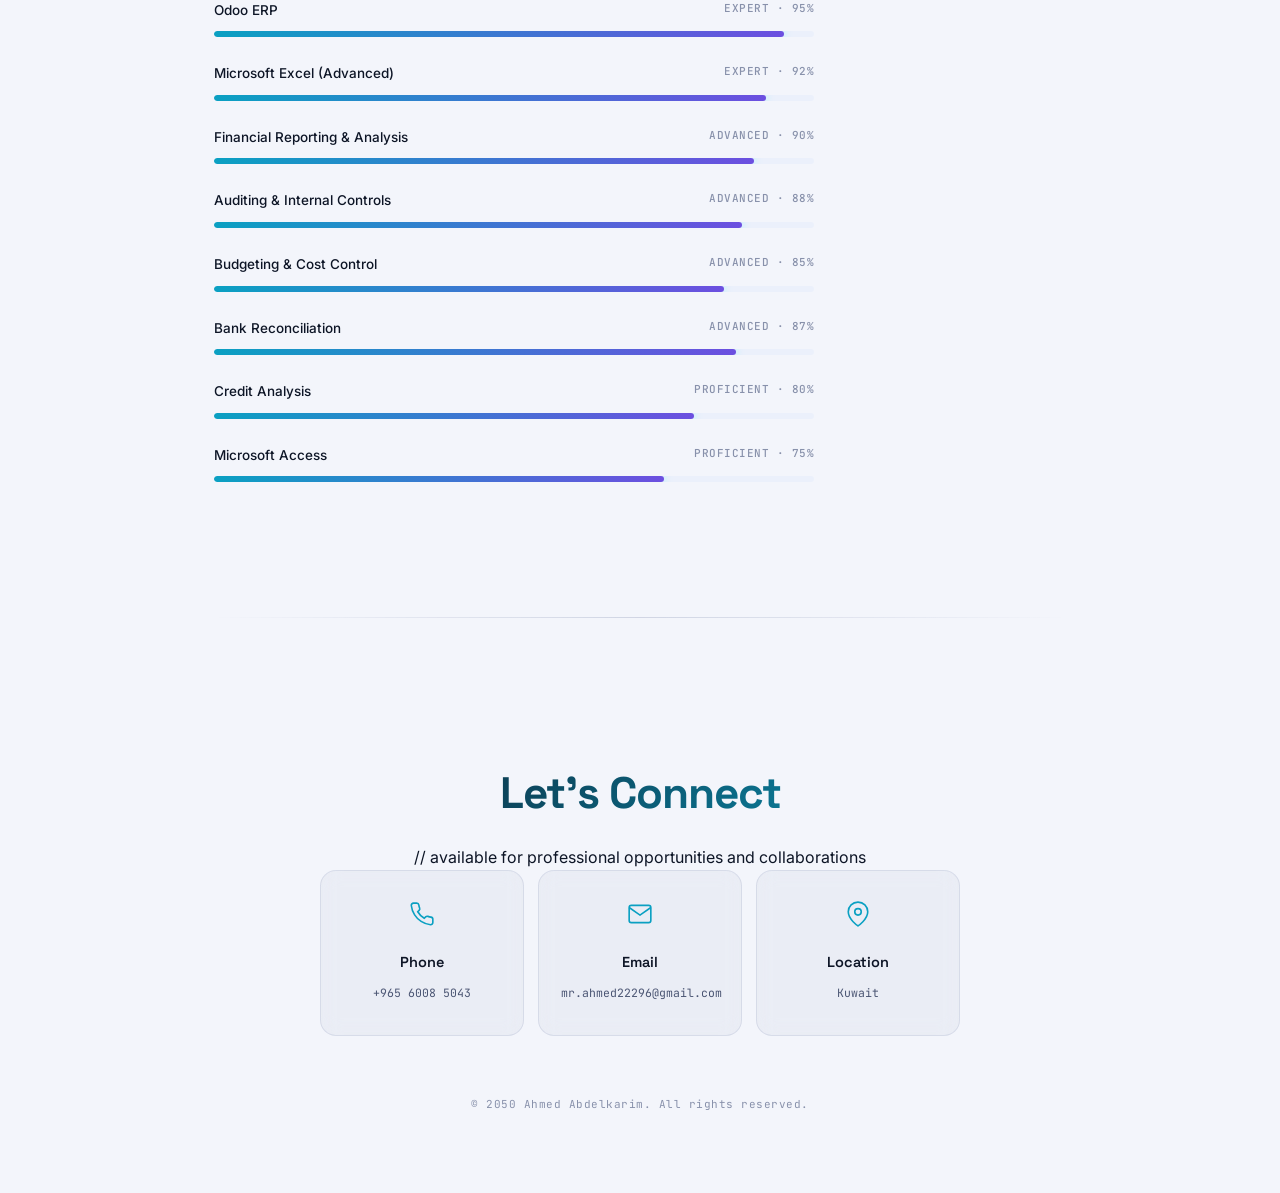
<file: index (5).html>
<!DOCTYPE html>
<html lang="en">
<head>
<meta charset="UTF-8">
<meta name="viewport" content="width=device-width, initial-scale=1.0">
<title>Ahmed Abdelkarim — Senior Accountant</title>
<link rel="preconnect" href="https://fonts.googleapis.com">
<link rel="preconnect" href="https://fonts.gstatic.com" crossorigin>
<link href="https://fonts.googleapis.com/css2?family=Space+Grotesk:wght@500;600;700&family=Inter:wght@300;400;500;600;700&family=JetBrains+Mono:wght@400;500;600;700&display=swap" rel="stylesheet">
<script>try{if(localStorage.getItem('site-theme')==='dark'){document.documentElement.setAttribute('data-theme','dark');}}catch(e){}</script>
<style>
  :root{
    /* ===== Light theme (default) ===== */
    --void:#f3f5fb;
    --void2:#ffffff;
    --panel:rgba(20,30,80,0.035);
    --panel-hover:rgba(20,30,80,0.065);
    --border:rgba(30,50,110,0.16);
    --border-soft:rgba(30,50,110,0.09);
    --cyan:#0aa0c2;
    --violet:#6c4fe0;
    --magenta:#d1217e;
    --gold:#c98a1a;
    --text:#0d1526;
    --text-dim:#4a5573;
    --text-dimmer:#8891ab;
    --nav-bg:rgba(255,255,255,0.72);
    --ticker-bg:rgba(255,255,255,0.5);
    --top-glow:rgba(10,160,194,0.12);
    --grid-line:rgba(30,60,140,0.05);
    --heading-a:#0d1526;
    --blob-blend:multiply;
    --blob-opacity:0.14;
    --font-display:'Space Grotesk', sans-serif;
    --font-body:'Inter', -apple-system, BlinkMacSystemFont, sans-serif;
    --font-mono:'JetBrains Mono', monospace;
  }
  html[data-theme="dark"]{
    --void:#04060d;
    --void2:#080c18;
    --panel:rgba(150,180,255,0.045);
    --panel-hover:rgba(150,180,255,0.08);
    --border:rgba(140,180,255,0.16);
    --border-soft:rgba(140,180,255,0.09);
    --cyan:#00e7ff;
    --violet:#8b6bff;
    --magenta:#ff3fa4;
    --gold:#ffc857;
    --text:#e9f0ff;
    --text-dim:#8b96b8;
    --text-dimmer:#525d80;
    --nav-bg:rgba(10,14,28,0.6);
    --ticker-bg:rgba(10,14,28,0.4);
    --top-glow:#0d1230;
    --grid-line:rgba(140,180,255,0.06);
    --heading-a:#ffffff;
    --blob-blend:screen;
    --blob-opacity:0.35;
  }
  *{margin:0;padding:0;box-sizing:border-box;}
  html{scroll-behavior:smooth;}
  body{
    font-family:var(--font-body);
    background:var(--void);
    color:var(--text);
    line-height:1.6;
    -webkit-font-smoothing:antialiased;
    overflow-x:hidden;
    transition:background 0.4s ease, color 0.4s ease;
  }
  ::selection{background:var(--violet);color:#fff;}

  /* ===== Theme toggle ===== */
  .theme-toggle{position:fixed;top:20px;right:20px;z-index:1001;width:44px;height:44px;
    border-radius:50%;background:var(--nav-bg);border:1px solid var(--border);
    backdrop-filter:blur(20px) saturate(1.4);display:flex;align-items:center;justify-content:center;
    cursor:pointer;color:var(--text);box-shadow:0 8px 30px rgba(0,0,0,0.18);transition:all 0.3s ease;}
  .theme-toggle:hover{border-color:var(--cyan);box-shadow:0 0 20px rgba(10,160,194,0.25), 0 8px 30px rgba(0,0,0,0.18);}
  .theme-toggle svg{width:18px;height:18px;stroke:currentColor;stroke-width:1.8;}
  @media (max-width:480px){.theme-toggle{top:14px;right:14px;width:38px;height:38px;}.theme-toggle svg{width:16px;height:16px;}}

  /* ===== Reduced motion ===== */
  @media (prefers-reduced-motion: reduce){
    *, *::before, *::after{
      animation-duration:0.01ms !important;
      animation-iteration-count:1 !important;
      transition-duration:0.01ms !important;
      scroll-behavior:auto !important;
    }
  }

  /* ===== Animated backdrop ===== */
  .bg-fixed{position:fixed;inset:0;z-index:0;pointer-events:none;overflow:hidden;background:
      radial-gradient(ellipse 100% 60% at 50% -10%, var(--top-glow) 0%, transparent 60%),
      linear-gradient(180deg,var(--void) 0%, var(--void2) 100%);}
  .bg-grid{position:absolute;inset:-10% -10%;
    background-image:linear-gradient(var(--grid-line) 1px, transparent 1px),
      linear-gradient(90deg, var(--grid-line) 1px, transparent 1px);
    background-size:64px 64px;
    mask-image:radial-gradient(ellipse 70% 60% at 50% 20%, #000 0%, transparent 75%);
    -webkit-mask-image:radial-gradient(ellipse 70% 60% at 50% 20%, #000 0%, transparent 75%);
    animation:grid-drift 60s linear infinite;}
  @keyframes grid-drift{from{background-position:0 0,0 0;}to{background-position:64px 128px,64px 128px;}}
  .blob{position:absolute;border-radius:50%;filter:blur(70px);opacity:var(--blob-opacity);mix-blend-mode:var(--blob-blend);}
  .blob-1{width:520px;height:520px;top:-10%;left:-8%;background:radial-gradient(circle,var(--cyan),transparent 70%);animation:drift1 22s ease-in-out infinite;}
  .blob-2{width:460px;height:460px;top:30%;right:-10%;background:radial-gradient(circle,var(--violet),transparent 70%);animation:drift2 26s ease-in-out infinite;}
  .blob-3{width:400px;height:400px;bottom:-12%;left:20%;background:radial-gradient(circle,var(--magenta),transparent 70%);animation:drift3 30s ease-in-out infinite;}
  @keyframes drift1{0%,100%{transform:translate(0,0) scale(1);}50%{transform:translate(80px,60px) scale(1.2);}}
  @keyframes drift2{0%,100%{transform:translate(0,0) scale(1);}50%{transform:translate(-70px,50px) scale(1.15);}}
  @keyframes drift3{0%,100%{transform:translate(0,0) scale(1);}50%{transform:translate(50px,-70px) scale(1.25);}}

  /* ===== Nav ===== */
  .cv-nav{
    position:fixed;top:20px;left:50%;transform:translateX(-50%);z-index:1000;
    background:var(--nav-bg);backdrop-filter:blur(20px) saturate(1.4);
    border:1px solid var(--border);border-radius:50px;
    padding:8px 10px;display:flex;gap:2px;
    box-shadow:0 8px 40px rgba(0,0,0,0.25), inset 0 1px 0 rgba(255,255,255,0.04);
    transition:all 0.3s ease;
  }
  .cv-nav.scrolled{top:12px;padding:6px 8px;}
  .cv-nav button{
    padding:10px 18px;border-radius:40px;border:none;background:transparent;
    font-family:var(--font-mono);font-size:11px;font-weight:500;letter-spacing:0.5px;
    color:var(--text-dim);cursor:pointer;text-transform:uppercase;
    transition:all 0.25s ease;white-space:nowrap;
  }
  .cv-nav button:hover{color:var(--cyan);}
  .cv-nav button.active{background:linear-gradient(135deg,var(--cyan),var(--violet));color:#05070f;font-weight:700;box-shadow:0 0 18px rgba(0,231,255,0.35);}

  /* ===== Ticker ===== */
  .ticker{position:relative;z-index:1;width:100%;overflow:hidden;border-top:1px solid var(--border-soft);border-bottom:1px solid var(--border-soft);
    background:var(--ticker-bg);padding:11px 0;
    mask-image:linear-gradient(90deg, transparent, #000 8%, #000 92%, transparent);
    -webkit-mask-image:linear-gradient(90deg, transparent, #000 8%, #000 92%, transparent);}
  .ticker-track{display:flex;width:max-content;animation:ticker-scroll 34s linear infinite;}
  @keyframes ticker-scroll{from{transform:translateX(0);}to{transform:translateX(-50%);}}
  .ticker-item{font-family:var(--font-mono);font-size:12px;letter-spacing:1.5px;color:var(--text-dim);
    text-transform:uppercase;padding:0 22px;white-space:nowrap;border-right:1px solid var(--border-soft);}
  .ticker-item span{color:var(--cyan);}

  /* ===== Content Wrapper ===== */
  .cv-content{position:relative;z-index:1;max-width:900px;margin:0 auto;padding:0 24px;}

  /* ===== Hero ===== */
  .hero-pro{min-height:100vh;display:flex;flex-direction:column;justify-content:center;align-items:center;text-align:center;position:relative;padding:120px 24px 80px;}
  .holo-ring{width:172px;height:172px;position:relative;margin-bottom:36px;}
  .holo-ring .ring-spin{position:absolute;inset:0;border-radius:50%;
    background:conic-gradient(from 0deg, var(--cyan), var(--violet), var(--magenta), var(--cyan));
    padding:2px;animation:spin-slow 18s linear infinite;
    box-shadow:0 0 40px rgba(0,231,255,0.25), 0 0 80px rgba(139,107,255,0.15);}
  @keyframes spin-slow{from{transform:rotate(0deg);}to{transform:rotate(360deg);}}
  .holo-ring .ring-inner{width:100%;height:100%;border-radius:50%;background:var(--void2);
    display:flex;align-items:center;justify-content:center;overflow:hidden;
    border:3px solid var(--void);position:relative;}
  .holo-ring .ring-inner img{width:100%;height:100%;object-fit:cover;filter:saturate(1.05) contrast(1.03);}
  .holo-ring .ring-inner::after{content:'';position:absolute;inset:0;border-radius:50%;
    background:linear-gradient(180deg, transparent 55%, rgba(0,231,255,0.14) 100%);pointer-events:none;}
  .orbit{position:absolute;inset:-30px;animation:orbit-spin 40s linear infinite;}
  @keyframes orbit-spin{from{transform:rotate(0deg);}to{transform:rotate(360deg);}}
  .orbit-tag{position:absolute;top:50%;left:50%;transform-origin:0 0;font-family:var(--font-mono);
    font-size:9px;letter-spacing:1px;color:var(--cyan);background:rgba(6,10,20,0.85);
    border:1px solid var(--border);padding:4px 8px;border-radius:20px;white-space:nowrap;
    animation:counter-spin 40s linear infinite;box-shadow:0 0 12px rgba(0,231,255,0.2);}
  @keyframes counter-spin{from{transform:rotate(0deg) translate(0,0) rotate(0deg);}to{transform:rotate(-360deg) translate(0,0) rotate(0deg);}}
  .ot-1{transform:rotate(30deg) translate(112px) rotate(-30deg);}
  .ot-2{transform:rotate(150deg) translate(112px) rotate(-150deg);color:var(--violet);}
  .ot-3{transform:rotate(270deg) translate(112px) rotate(-270deg);color:var(--magenta);}

  .hero-pro h1{font-family:var(--font-display);font-size:58px;font-weight:700;margin:0 0 12px;
    letter-spacing:-1.5px;line-height:1.06;
    background:linear-gradient(135deg,var(--heading-a) 0%, var(--cyan) 55%, var(--violet) 100%);
    -webkit-background-clip:text;-webkit-text-fill-color:transparent;background-clip:text;}
  .hero-pro .tagline{font-family:var(--font-mono);font-size:15px;color:var(--text-dim);
    margin-bottom:44px;letter-spacing:1px;text-transform:uppercase;}
  .hero-pro .tagline .cursor{display:inline-block;width:8px;height:14px;background:var(--cyan);
    margin-left:4px;vertical-align:-2px;animation:blink 1.1s steps(1) infinite;box-shadow:0 0 8px var(--cyan);}
  @keyframes blink{0%,49%{opacity:1;}50%,100%{opacity:0;}}

  .hero-stats{display:flex;gap:14px;margin-bottom:36px;flex-wrap:wrap;justify-content:center;}
  .hero-stat{text-align:left;background:var(--panel);border:1px solid var(--border-soft);
    border-radius:12px;padding:14px 20px;backdrop-filter:blur(10px);min-width:104px;}
  .hero-stat .num{font-family:var(--font-mono);font-size:28px;font-weight:700;display:block;line-height:1;color:var(--cyan);text-shadow:0 0 16px rgba(0,231,255,0.4);}
  .hero-stat .label{font-family:var(--font-mono);font-size:9.5px;color:var(--text-dimmer);margin-top:8px;
    text-transform:uppercase;letter-spacing:1.5px;font-weight:500;}

  .btn-download{display:inline-flex;align-items:center;gap:10px;font-family:var(--font-mono);
    font-size:12.5px;font-weight:600;letter-spacing:1px;text-transform:uppercase;color:#05070f;
    background:linear-gradient(135deg,var(--cyan),var(--violet));border:none;border-radius:40px;
    padding:14px 28px;cursor:pointer;text-decoration:none;margin-bottom:52px;
    box-shadow:0 0 24px rgba(0,231,255,0.25), 0 8px 24px rgba(0,0,0,0.4);
    transition:all 0.3s ease;}
  .btn-download:hover{transform:translateY(-3px);box-shadow:0 0 34px rgba(0,231,255,0.4), 0 12px 30px rgba(0,0,0,0.5);}
  .btn-download svg{width:16px;height:16px;stroke:#05070f;stroke-width:2.2;}

  .scroll-hint{position:absolute;bottom:40px;left:50%;transform:translateX(-50%);
    display:flex;flex-direction:column;align-items:center;gap:8px;color:var(--text-dimmer);
    font-family:var(--font-mono);font-size:10px;letter-spacing:3px;font-weight:500;
    animation:bounce 2.5s infinite ease-in-out;}
  @keyframes bounce{0%,20%,50%,80%,100%{transform:translateX(-50%) translateY(0);}40%{transform:translateX(-50%) translateY(-10px);}60%{transform:translateX(-50%) translateY(-5px);}}
  .scroll-hint svg{stroke:var(--cyan);filter:drop-shadow(0 0 6px rgba(0,231,255,0.5));}

  /* ===== Section Styling ===== */
  .section-pro{padding:110px 0;position:relative;}
  .section-pro:not(:last-child)::after{content:'';position:absolute;bottom:0;left:0;right:0;height:1px;
    background:linear-gradient(90deg, transparent, var(--border), transparent);}
  .section-header{display:flex;align-items:center;gap:16px;margin-bottom:56px;}
  .section-header .dot{width:7px;height:7px;border-radius:50%;background:var(--cyan);flex-shrink:0;
    box-shadow:0 0 10px var(--cyan);animation:pulse-dot 2.2s ease-in-out infinite;}
  @keyframes pulse-dot{0%,100%{opacity:1;transform:scale(1);}50%{opacity:0.4;transform:scale(0.7);}}
  .section-header .eyebrow{font-family:var(--font-mono);font-size:11px;color:var(--text-dimmer);letter-spacing:2px;text-transform:uppercase;white-space:nowrap;}
  .section-header h2{font-family:var(--font-display);font-size:22px;font-weight:600;color:var(--text);margin:0;white-space:nowrap;letter-spacing:-0.3px;}
  .section-header .line{flex:1;height:1px;background:linear-gradient(90deg, var(--border), transparent);}

  /* ===== About ===== */
  .about-text{max-width:680px;}
  .about-text .lead{font-size:21px;line-height:1.7;color:#c3cdea;margin-bottom:22px;font-weight:400;}
  .about-text .lead strong{color:var(--cyan);font-weight:600;}
  .about-text .sub{font-size:15.5px;line-height:1.85;color:var(--text-dim);margin-bottom:40px;}

  .cards-grid{display:grid;grid-template-columns:repeat(auto-fill, minmax(230px, 1fr));gap:14px;}
  .info-card{background:var(--panel);border:1px solid var(--border-soft);border-radius:16px;
    padding:26px;transition:all 0.35s cubic-bezier(0.25,0.46,0.45,0.94);position:relative;
    overflow:hidden;backdrop-filter:blur(10px);}
  .info-card::before{content:'';position:absolute;top:0;left:0;right:0;height:2px;
    background:linear-gradient(90deg,var(--cyan),var(--violet));transform:scaleX(0);transform-origin:left;
    transition:transform 0.35s cubic-bezier(0.25,0.46,0.45,0.94);}
  .info-card:hover{transform:translateY(-5px);background:var(--panel-hover);border-color:var(--border);
    box-shadow:0 16px 48px rgba(0,231,255,0.08);}
  .info-card:hover::before{transform:scaleX(1);}
  .info-card .icon-wrap{width:46px;height:46px;border-radius:12px;background:rgba(140,180,255,0.06);
    border:1px solid var(--border-soft);display:flex;align-items:center;justify-content:center;
    margin-bottom:18px;transition:all 0.3s;}
  .info-card .icon-wrap svg{width:20px;height:20px;stroke:var(--cyan);transition:stroke 0.3s;}
  .info-card:nth-child(4n+2) .icon-wrap svg{stroke:var(--violet);}
  .info-card:nth-child(4n+3) .icon-wrap svg{stroke:var(--magenta);}
  .info-card:nth-child(4n+4) .icon-wrap svg{stroke:var(--gold);}
  .info-card:hover .icon-wrap{box-shadow:0 0 16px currentColor;border-color:currentColor;}
  .info-card h4{font-family:var(--font-display);font-size:14.5px;font-weight:600;margin:0 0 6px;color:var(--text);}
  .info-card p{font-family:var(--font-mono);font-size:12px;color:var(--text-dim);margin:0;line-height:1.6;}

  .lang-pills{display:flex;gap:12px;flex-wrap:wrap;margin-top:32px;}
  .lang-pill{padding:11px 22px;border:1px solid var(--border-soft);border-radius:40px;
    font-family:var(--font-mono);font-size:12px;background:var(--panel);color:var(--text-dim);
    font-weight:500;transition:all 0.25s;}
  .lang-pill:hover{border-color:var(--cyan);color:var(--cyan);box-shadow:0 0 14px rgba(0,231,255,0.2);}

  /* ===== Timeline ===== */
  .timeline{position:relative;padding-left:36px;}
  .timeline::before{content:'';position:absolute;left:7px;top:10px;bottom:10px;width:1px;
    background:linear-gradient(180deg,var(--cyan),var(--violet),var(--magenta));opacity:0.5;}
  .timeline-item{position:relative;margin-bottom:48px;padding-left:36px;}
  .timeline-item::before{content:'';position:absolute;left:-36px;top:8px;width:14px;height:14px;
    border-radius:50%;background:var(--void2);border:2.5px solid var(--cyan);z-index:2;
    transition:all 0.3s ease;box-shadow:0 0 10px rgba(0,231,255,0.4);}
  .timeline-item:nth-child(2)::before{border-color:var(--violet);box-shadow:0 0 10px rgba(139,107,255,0.4);}
  .timeline-item:nth-child(3)::before{border-color:var(--magenta);box-shadow:0 0 10px rgba(255,63,164,0.4);}
  .timeline-item:nth-child(4)::before{border-color:var(--gold);box-shadow:0 0 10px rgba(255,200,87,0.4);}
  .timeline-item:hover::before{transform:scale(1.3);}
  .timeline-header{display:flex;justify-content:space-between;align-items:flex-start;margin-bottom:10px;flex-wrap:wrap;gap:10px;}
  .timeline-title{font-family:var(--font-display);font-size:18px;font-weight:600;margin:0;color:var(--text);}
  .timeline-company{font-family:var(--font-mono);font-size:12.5px;color:var(--text-dim);margin:5px 0 14px;letter-spacing:0.3px;}
  .timeline-date{font-family:var(--font-mono);font-size:11px;color:var(--cyan);background:rgba(0,231,255,0.06);
    border:1px solid rgba(0,231,255,0.2);padding:5px 14px;border-radius:20px;font-weight:500;white-space:nowrap;}
  .timeline-desc{color:var(--text-dim);font-size:14px;line-height:1.9;}
  .timeline-desc ul{margin:0;padding-left:20px;}
  .timeline-desc li{margin-bottom:7px;}
  .timeline-desc li::marker{color:var(--cyan);}

  /* ===== Skills ===== */
  .skill-bar{margin-bottom:26px;}
  .skill-bar-header{display:flex;justify-content:space-between;margin-bottom:10px;font-size:13.5px;}
  .skill-bar-header span:first-child{font-weight:500;color:var(--text);}
  .skill-bar-header span:last-child{font-family:var(--font-mono);color:var(--text-dimmer);font-weight:500;font-size:11px;letter-spacing:0.5px;}
  .skill-bar-track{height:6px;background:rgba(140,180,255,0.07);border-radius:3px;overflow:hidden;}
  .skill-bar-fill{height:100%;background:linear-gradient(90deg,var(--cyan),var(--violet));border-radius:3px;
    width:0;transition:width 1.3s cubic-bezier(0.25,0.46,0.45,0.94);box-shadow:0 0 10px rgba(0,231,255,0.4);}

  /* ===== Contact ===== */
  .contact-section{text-align:center;padding:140px 24px 80px;}
  .contact-section h2{font-family:var(--font-display);font-size:44px;font-weight:700;margin:0 0 16px;
    letter-spacing:-1px;background:linear-gradient(135deg,var(--heading-a), var(--cyan));-webkit-background-clip:text;-webkit-text-fill-color:transparent;}
  .contact-section>p{font-family:var(--font-mono);font-size:14px;color:var(--text-dim);margin-bottom:48px;letter-spacing:0.3px;}
  .contact-grid{display:grid;grid-template-columns:repeat(auto-fill, minmax(200px, 1fr));gap:14px;max-width:640px;margin:0 auto 48px;}
  .contact-card{padding:30px 22px;border:1px solid var(--border-soft);border-radius:16px;background:var(--panel);
    cursor:pointer;transition:all 0.35s ease;text-decoration:none;color:inherit;display:block;backdrop-filter:blur(10px);}
  .contact-card:hover{background:var(--panel-hover);border-color:var(--cyan);transform:translateY(-4px);
    box-shadow:0 16px 40px rgba(0,231,255,0.15);}
  .contact-card svg{width:26px;height:26px;margin-bottom:16px;stroke:var(--cyan);transition:all 0.35s;
    filter:drop-shadow(0 0 0 transparent);}
  .contact-card:hover svg{filter:drop-shadow(0 0 8px rgba(0,231,255,0.6));}
  .contact-card h4{font-family:var(--font-display);font-size:14.5px;font-weight:600;margin:0 0 5px;color:var(--text);}
  .contact-card span{font-family:var(--font-mono);font-size:11.5px;color:var(--text-dim);}
  .footer-note{font-family:var(--font-mono);font-size:11px;color:var(--text-dimmer);margin-top:60px;letter-spacing:0.5px;}

  /* ===== Scroll Reveal ===== */
  .reveal{opacity:0;transform:translateY(40px);transition:all 0.7s cubic-bezier(0.25,0.46,0.45,0.94);}
  .reveal.visible{opacity:1;transform:translateY(0);}

  :focus-visible{outline:2px solid var(--cyan);outline-offset:3px;border-radius:4px;}

  /* ===== Responsive ===== */
  @media (max-width:768px){
    .hero-pro h1{font-size:36px;letter-spacing:-0.8px;}
    .hero-stats{gap:10px;}
    .hero-stat{padding:11px 14px;min-width:80px;}
    .hero-stat .num{font-size:22px;}
    .section-pro{padding:64px 0;}
    .contact-section h2{font-size:32px;}
    .cv-nav{padding:6px 8px;gap:1px;max-width:92vw;overflow-x:auto;}
    .cv-nav button{padding:8px 12px;font-size:10px;}
    .timeline-header{flex-direction:column;}
    .cards-grid{grid-template-columns:1fr;}
    .holo-ring{width:140px;height:140px;}
    .orbit-tag{font-size:8px;}
  }
  @media (max-width:480px){
    .hero-pro h1{font-size:28px;}
    .hero-pro .tagline{font-size:12px;}
  }
</style>
</head>
<body>

<div class="bg-fixed">
  <div class="bg-grid"></div>
  <div class="blob blob-1"></div>
  <div class="blob blob-2"></div>
  <div class="blob blob-3"></div>
</div>

<button class="theme-toggle" id="themeToggle" aria-label="Toggle theme"></button>

<!-- Sticky Navigation -->
<nav class="cv-nav" id="mainNav">
  <button onclick="scrollToSec('hero')" class="active" id="nav-hero">Home</button>
  <button onclick="scrollToSec('about')" id="nav-about">About</button>
  <button onclick="scrollToSec('exp')" id="nav-exp">Experience</button>
  <button onclick="scrollToSec('certs')" id="nav-certs">Education</button>
  <button onclick="scrollToSec('skills')" id="nav-skills">Skills</button>
  <button onclick="scrollToSec('contact')" id="nav-contact">Contact</button>
</nav>

<div class="cv-content">

  <!-- ========== HERO ========== -->
  <section class="hero-pro" id="hero">
    <div class="holo-ring">
      <div class="ring-spin"><div class="ring-inner"><img src="[data-uri]" alt="Ahmed Mohamed Abdelkarim"></div></div>
      <div class="orbit">
      </div>
    </div>
    <h1>Ahmed Mohamed<br>Abdelkarim</h1>
    <p class="tagline">Senior Accountant · Financial Analyst · Auditor<span class="cursor"></span></p>
    <div class="hero-stats">
      <div class="hero-stat"><span class="num">12+</span><span class="label">Years Exp.</span></div>
      <div class="hero-stat"><span class="num">05</span><span class="label">Companies</span></div>
      <div class="hero-stat"><span class="num">02</span><span class="label">Countries</span></div>
      <div class="hero-stat"><span class="num">05</span><span class="label">Certifications</span></div>
    </div>
    <a href="[data-uri]" download="Ahmed_Abdelkarim_CV.pdf" class="btn-download">
      <svg viewBox="0 0 24 24" fill="none" stroke="currentColor"><path d="M21 15v4a2 2 0 0 1-2 2H5a2 2 0 0 1-2-2v-4"/><polyline points="7 10 12 15 17 10"/><line x1="12" y1="15" x2="12" y2="3"/></svg>
      Download CV
    </a>
    <div class="scroll-hint">
      <span>SCROLL</span>
      <svg width="18" height="18" viewBox="0 0 24 24" fill="none" stroke="currentColor" stroke-width="2">
        <path d="M7 13l5 5 5-5M7 6l5 5 5-5"/>
      </svg>
    </div>
  </section>

  <!-- ========== TICKER ========== -->
  <div class="ticker">
    <div class="ticker-track" id="tickerTrack"></div>
  </div>

  <!-- ========== ABOUT ========== -->
  <section class="section-pro" id="about">
    <div class="section-header reveal"><span class="dot"></span><span class="eyebrow">DOSSIER // 01</span><h2>About Me</h2><div class="line"></div></div>

    <div class="about-text reveal">
      <p class="lead">
        Results-driven Professional Accountant with over <strong>12 years</strong> of experience in accounting, auditing, and financial analysis across Egypt and Kuwait.
      </p>
      <p class="sub">
        Currently serving as Senior Accountant at Tamdeen Group, Kuwait. Highly skilled in preparing and analyzing financial statements, IFRS reporting, auditing client accounts, and delivering actionable financial recommendations to enhance performance, strengthen internal controls, and mitigate financial risks. Proven track record across multiple industries with deep expertise in Yardi Voyager and Odoo Accounting.
      </p>
    </div>

    <div class="cards-grid reveal">
      <div class="info-card">
        <div class="icon-wrap"><svg viewBox="0 0 24 24" fill="none" stroke="currentColor" stroke-width="1.5"><path d="M20 21v-2a4 4 0 0 0-4-4H8a4 4 0 0 0-4 4v2"/><circle cx="12" cy="7" r="4"/></svg></div>
        <h4>Nationality</h4><p>Egyptian</p>
      </div>
      <div class="info-card">
        <div class="icon-wrap"><svg viewBox="0 0 24 24" fill="none" stroke="currentColor" stroke-width="1.5"><path d="M21 10c0 7-9 13-9 13s-9-6-9-13a9 9 0 0 1 18 0z"/><circle cx="12" cy="10" r="3"/></svg></div>
        <h4>Location</h4><p>Kuwait</p>
      </div>
      <div class="info-card">
        <div class="icon-wrap"><svg viewBox="0 0 24 24" fill="none" stroke="currentColor" stroke-width="1.5"><rect x="3" y="4" width="18" height="18" rx="2"/><line x1="16" y1="2" x2="16" y2="6"/><line x1="8" y1="2" x2="8" y2="6"/><line x1="3" y1="10" x2="21" y2="10"/></svg></div>
        <h4>Date of Birth</h4><p>December 4, 1990</p>
      </div>
      <div class="info-card">
        <div class="icon-wrap"><svg viewBox="0 0 24 24" fill="none" stroke="currentColor" stroke-width="1.5"><path d="M12 2L2 7l10 5 10-5-10-5z"/><path d="M2 17l10 5 10-5"/><path d="M2 12l10 5 10-5"/></svg></div>
        <h4>Education</h4><p>B.Com Accounting — Assiut University</p>
      </div>
    </div>

    <div class="lang-pills reveal">
      <span class="lang-pill">Arabic — Native Speaker</span>
      <span class="lang-pill">English — Professional Proficiency</span>
    </div>
  </section>

  <!-- ========== EXPERIENCE ========== -->
  <section class="section-pro" id="exp">
    <div class="section-header reveal"><span class="dot"></span><span class="eyebrow">DOSSIER // 02</span><h2>Professional Experience</h2><div class="line"></div></div>

    <div class="timeline">
      <div class="timeline-item reveal">
        <div class="timeline-header">
          <div><h3 class="timeline-title">Senior Accountant</h3><div class="timeline-company">Tamdeen Group — Kuwait</div></div>
          <span class="timeline-date">2026 – Present</span>
        </div>
        <div class="timeline-desc"><ul>
          <li><strong>Financial Reporting & Closing:</strong> Managed month-end and year-end closing processes in Yardi Voyager, preparing accurate IFRS-compliant financial statements and variance analyses</li>
          <li><strong>General Ledger & Intercompany:</strong> Reconciled general ledger accounts and intercompany balances across retail, real estate, and hospitality subsidiaries using Yardi Voyager</li>
          <li><strong>Real Estate & Lease Accounting:</strong> Oversaw commercial lease administration, tenant billing, revenue recognition, and IFRS 16 compliance within Yardi Voyager</li>
          <li><strong>Fixed Assets & CapEx:</strong> Tracked capital expenditures (CapEx), fixed asset additions, depreciation schedules, and development project costs</li>
          <li><strong>Budgeting & Audit:</strong> Assisted in annual budgeting, monitored budget-vs-actual performance</li>
        </ul></div>
      </div>

      <div class="timeline-item reveal">
        <div class="timeline-header">
          <div><h3 class="timeline-title">Senior Accountant</h3><div class="timeline-company">Bench Business Advisory — Kuwait</div></div>
          <span class="timeline-date">Jun 2022 – Sep 2026</span>
        </div>
        <div class="timeline-desc"><ul>
          <li>Managed accounting and auditing activities for multiple clients across various industries</li>
          <li>Prepared monthly, quarterly, and annual financial statements in accordance with IFRS</li>
          <li>Performed financial analysis and present insights and recommendations to senior management</li>
          <li>Reviewed revenues, expenses, and profitability trends to support strategic decision-making</li>
          <li>Worked extensively with Odoo Accounting System for comprehensive bookkeeping and reporting</li>
          <li>Identified financial weaknesses and proposed corrective and preventive solutions</li>
        </ul></div>
      </div>

      <div class="timeline-item reveal">
        <div class="timeline-header">
          <div><h3 class="timeline-title">Accountant</h3><div class="timeline-company">Business & Technology Incubator — Egypt</div></div>
          <span class="timeline-date">2020 – 2022</span>
        </div>
        <div class="timeline-desc"><ul>
          <li>Prepared estimated budgets and monitored actual performance against targets</li>
          <li>Developed detailed revenue and expense reports for management review</li>
          <li>Participated in improving administrative and financial systems</li>
          <li>Supported management in financial planning and cost control initiatives</li>
        </ul></div>
      </div>

      <div class="timeline-item reveal">
        <div class="timeline-header">
          <div><h3 class="timeline-title">Accountant</h3><div class="timeline-company">Baytna Real Estate Company — Kuwait</div></div>
          <span class="timeline-date">2018 – 2019</span>
        </div>
        <div class="timeline-desc"><ul>
          <li>Reviewed petty cash, rental income, and customer collections</li>
          <li>Monitored tenants' and clients' accounts and managed outstanding balances</li>
          <li>Prepared financial reports and performed bank reconciliations</li>
          <li>Supported management with accurate financial data and periodic reporting</li>
        </ul></div>
      </div>

      <div class="timeline-item reveal">
        <div class="timeline-header">
          <div><h3 class="timeline-title">Accountant & Credit Officer</h3><div class="timeline-company">Tanmia for Small Projects Services — Egypt</div></div>
          <span class="timeline-date">2014 – 2018</span>
        </div>
        <div class="timeline-desc"><ul>
          <li>Studied and analyzed clients' credit files and financial documents</li>
          <li>Assessed creditworthiness and financing eligibility for loan applicants</li>
          <li>Monitored financing, repayment schedules, and collection processes</li>
          <li>Coordinated with management to reduce credit risk exposure</li>
        </ul></div>
      </div>
    </div>
  </section>

  <!-- ========== EDUCATION & CERTS ========== -->
  <section class="section-pro" id="certs">
    <div class="section-header reveal"><span class="dot"></span><span class="eyebrow">DOSSIER // 03</span><h2>Education & Certifications</h2><div class="line"></div></div>

    <div class="cards-grid reveal">
      <div class="info-card">
        <div class="icon-wrap"><svg viewBox="0 0 24 24" fill="none" stroke="currentColor" stroke-width="1.5"><path d="M22 11.08V12a10 10 0 1 1-5.93-9.14"/><polyline points="22 4 12 14.01 9 11.01"/></svg></div>
        <h4>Fellowship in Business Administration</h4><p>Cambridge Business College — Sep 2021</p>
      </div>
      <div class="info-card">
        <div class="icon-wrap"><svg viewBox="0 0 24 24" fill="none" stroke="currentColor" stroke-width="1.5"><path d="M14 2H6a2 2 0 0 0-2 2v16a2 2 0 0 0 2 2h12a2 2 0 0 0 2-2V8z"/><polyline points="14 2 14 8 20 8"/></svg></div>
        <h4>Financial Statements Preparation</h4><p>Assiut University — Aug 2012</p>
      </div>
      <div class="info-card">
        <div class="icon-wrap"><svg viewBox="0 0 24 24" fill="none" stroke="currentColor" stroke-width="1.5"><rect x="2" y="3" width="20" height="14" rx="2"/><line x1="8" y1="21" x2="16" y2="21"/><line x1="12" y1="17" x2="12" y2="21"/></svg></div>
        <h4>Fundamentals of Digital Marketing</h4><p>Google Skills — Dec 2019</p>
      </div>
      <div class="info-card">
        <div class="icon-wrap"><svg viewBox="0 0 24 24" fill="none" stroke="currentColor" stroke-width="1.5"><path d="M17 21v-2a4 4 0 0 0-4-4H5a4 4 0 0 0-4 4v2"/><circle cx="9" cy="7" r="4"/></svg></div>
        <h4>Leadership & Crisis Management</h4><p>Arab Group for Studies — May 2020</p>
      </div>
      <div class="info-card">
        <div class="icon-wrap"><svg viewBox="0 0 24 24" fill="none" stroke="currentColor" stroke-width="1.5"><path d="M12 2L2 7l10 5 10-5-10-5z"/><path d="M2 17l10 5 10-5"/><path d="M2 12l10 5 10-5"/></svg></div>
        <h4>Entrepreneurship & Business Creation</h4><p>Assiut University — Mar 2023</p>
      </div>
    </div>
  </section>

  <!-- ========== SKILLS ========== -->
  <section class="section-pro" id="skills">
    <div class="section-header reveal"><span class="dot"></span><span class="eyebrow">DOSSIER // 04</span><h2>Technical Skills</h2><div class="line"></div></div>

    <div style="max-width:600px;" class="reveal">
      <div class="skill-bar"><div class="skill-bar-header"><span>Yardi Voyager</span><span>ADVANCED · 90%</span></div><div class="skill-bar-track"><div class="skill-bar-fill" data-width="90%"></div></div></div>
      <div class="skill-bar"><div class="skill-bar-header"><span>Odoo ERP</span><span>EXPERT · 95%</span></div><div class="skill-bar-track"><div class="skill-bar-fill" data-width="95%"></div></div></div>
      <div class="skill-bar"><div class="skill-bar-header"><span>Microsoft Excel (Advanced)</span><span>EXPERT · 92%</span></div><div class="skill-bar-track"><div class="skill-bar-fill" data-width="92%"></div></div></div>
      <div class="skill-bar"><div class="skill-bar-header"><span>Financial Reporting & Analysis</span><span>ADVANCED · 90%</span></div><div class="skill-bar-track"><div class="skill-bar-fill" data-width="90%"></div></div></div>
      <div class="skill-bar"><div class="skill-bar-header"><span>Auditing & Internal Controls</span><span>ADVANCED · 88%</span></div><div class="skill-bar-track"><div class="skill-bar-fill" data-width="88%"></div></div></div>
      <div class="skill-bar"><div class="skill-bar-header"><span>Budgeting & Cost Control</span><span>ADVANCED · 85%</span></div><div class="skill-bar-track"><div class="skill-bar-fill" data-width="85%"></div></div></div>
      <div class="skill-bar"><div class="skill-bar-header"><span>Bank Reconciliation</span><span>ADVANCED · 87%</span></div><div class="skill-bar-track"><div class="skill-bar-fill" data-width="87%"></div></div></div>
      <div class="skill-bar"><div class="skill-bar-header"><span>Credit Analysis</span><span>PROFICIENT · 80%</span></div><div class="skill-bar-track"><div class="skill-bar-fill" data-width="80%"></div></div></div>
      <div class="skill-bar"><div class="skill-bar-header"><span>Microsoft Access</span><span>PROFICIENT · 75%</span></div><div class="skill-bar-track"><div class="skill-bar-fill" data-width="75%"></div></div></div>
    </div>
  </section>

  <!-- ========== CONTACT ========== -->
  <section class="contact-section" id="contact">
    <div class="reveal">
      <h2>Let's Connect</h2>
      <p>// available for professional opportunities and collaborations</p>

      <div class="contact-grid">
        <a href="tel:+96560085043" class="contact-card">
          <svg viewBox="0 0 24 24" fill="none" stroke="currentColor" stroke-width="1.5"><path d="M22 16.92v3a2 2 0 0 1-2.18 2 19.79 19.79 0 0 1-8.63-3.07 19.5 19.5 0 0 1-6-6 19.79 19.79 0 0 1-3.07-8.67A2 2 0 0 1 4.11 2h3a2 2 0 0 1 2 1.72c.127.96.361 1.903.7 2.81a2 2 0 0 1-.45 2.11L8.09 9.91a16 16 0 0 0 6 6l1.27-1.27a2 2 0 0 1 2.11-.45c.907.339 1.85.573 2.81.7A2 2 0 0 1 22 16.92z"/></svg>
          <h4>Phone</h4><span>+965 6008 5043</span>
        </a>
        <a href="mailto:mr.ahmed22296@gmail.com" class="contact-card">
          <svg viewBox="0 0 24 24" fill="none" stroke="currentColor" stroke-width="1.5"><path d="M4 4h16c1.1 0 2 .9 2 2v12c0 1.1-.9 2-2 2H4c-1.1 0-2-.9-2-2V6c0-1.1.9-2 2-2z"/><polyline points="22,6 12,13 2,6"/></svg>
          <h4>Email</h4><span>mr.ahmed22296@gmail.com</span>
        </a>
        <a href="#" class="contact-card" onclick="alert('Location: Kuwait'); return false;">
          <svg viewBox="0 0 24 24" fill="none" stroke="currentColor" stroke-width="1.5"><path d="M21 10c0 7-9 13-9 13s-9-6-9-13a9 9 0 0 1 18 0z"/><circle cx="12" cy="10" r="3"/></svg>
          <h4>Location</h4><span>Kuwait</span>
        </a>
      </div>

      <p class="footer-note">© 2050 Ahmed Abdelkarim. All rights reserved.</p>
    </div>
  </section>

</div>

<script>
  // ===== Ticker content =====
  const tickerTerms = ['IFRS','IFRS 16','YARDI VOYAGER','ODOO ERP','FINANCIAL AUDITING','BUDGET CONTROL','BANK RECONCILIATION','CREDIT ANALYSIS','COST CONTROL','MS EXCEL ADVANCED','INTERNAL CONTROLS','FINANCIAL REPORTING'];
  const tickerTrack = document.getElementById('tickerTrack');
  const buildTicker = () => tickerTerms.map(t => `<span class="ticker-item"><span>//</span> ${t}</span>`).join('');
  tickerTrack.innerHTML = buildTicker() + buildTicker();

  // ===== Scroll Reveal Animation =====
  const reveals = document.querySelectorAll('.reveal');
  const revealObserver = new IntersectionObserver((entries) => {
    entries.forEach(entry => {
      if (entry.isIntersecting) {
        entry.target.classList.add('visible');
        entry.target.querySelectorAll('.skill-bar-fill').forEach(bar => {
          bar.style.width = bar.dataset.width;
        });
      }
    });
  }, { threshold: 0.12, rootMargin: '0px 0px -40px 0px' });
  reveals.forEach(el => revealObserver.observe(el));

  // ===== Nav Active State on Scroll =====
  const sections = ['hero','about','exp','certs','skills','contact'];
  const navObserver = new IntersectionObserver((entries) => {
    entries.forEach(entry => {
      if (entry.isIntersecting) {
        document.querySelectorAll('.cv-nav button').forEach(b => b.classList.remove('active'));
        const btn = document.getElementById('nav-' + entry.target.id);
        if (btn) btn.classList.add('active');
      }
    });
  }, { threshold: 0.25 });
  sections.forEach(id => {
    const el = document.getElementById(id);
    if (el) navObserver.observe(el);
  });

  // ===== Smooth Scroll =====
  function scrollToSec(id) {
    document.getElementById(id).scrollIntoView({ behavior: 'smooth' });
  }

  // ===== Nav shrink on scroll =====
  const nav = document.getElementById('mainNav');
  window.addEventListener('scroll', () => {
    if (window.scrollY > 100) nav.classList.add('scrolled');
    else nav.classList.remove('scrolled');
  });

  // ===== Theme toggle =====
  const root = document.documentElement;
  const themeBtn = document.getElementById('themeToggle');
  const sunSVG = '<svg viewBox="0 0 24 24" fill="none" stroke="currentColor" stroke-width="1.8"><circle cx="12" cy="12" r="4"/><path d="M12 2v2M12 20v2M4.93 4.93l1.41 1.41M17.66 17.66l1.41 1.41M2 12h2M20 12h2M4.93 19.07l1.41-1.41M17.66 6.34l1.41-1.41"/></svg>';
  const moonSVG = '<svg viewBox="0 0 24 24" fill="none" stroke="currentColor" stroke-width="1.8"><path d="M21 12.79A9 9 0 1 1 11.21 3 7 7 0 0 0 21 12.79z"/></svg>';
  function syncThemeIcon(){
    const isDark = root.getAttribute('data-theme') === 'dark';
    themeBtn.innerHTML = isDark ? sunSVG : moonSVG;
    themeBtn.setAttribute('aria-label', isDark ? 'Switch to light mode' : 'Switch to dark mode');
  }
  syncThemeIcon();
  themeBtn.addEventListener('click', () => {
    const isDark = root.getAttribute('data-theme') === 'dark';
    if (isDark) {
      root.removeAttribute('data-theme');
      try { localStorage.setItem('site-theme', 'light'); } catch(e) {}
    } else {
      root.setAttribute('data-theme', 'dark');
      try { localStorage.setItem('site-theme', 'dark'); } catch(e) {}
    }
    syncThemeIcon();
  });
</script>

</body>
</html>
</file>
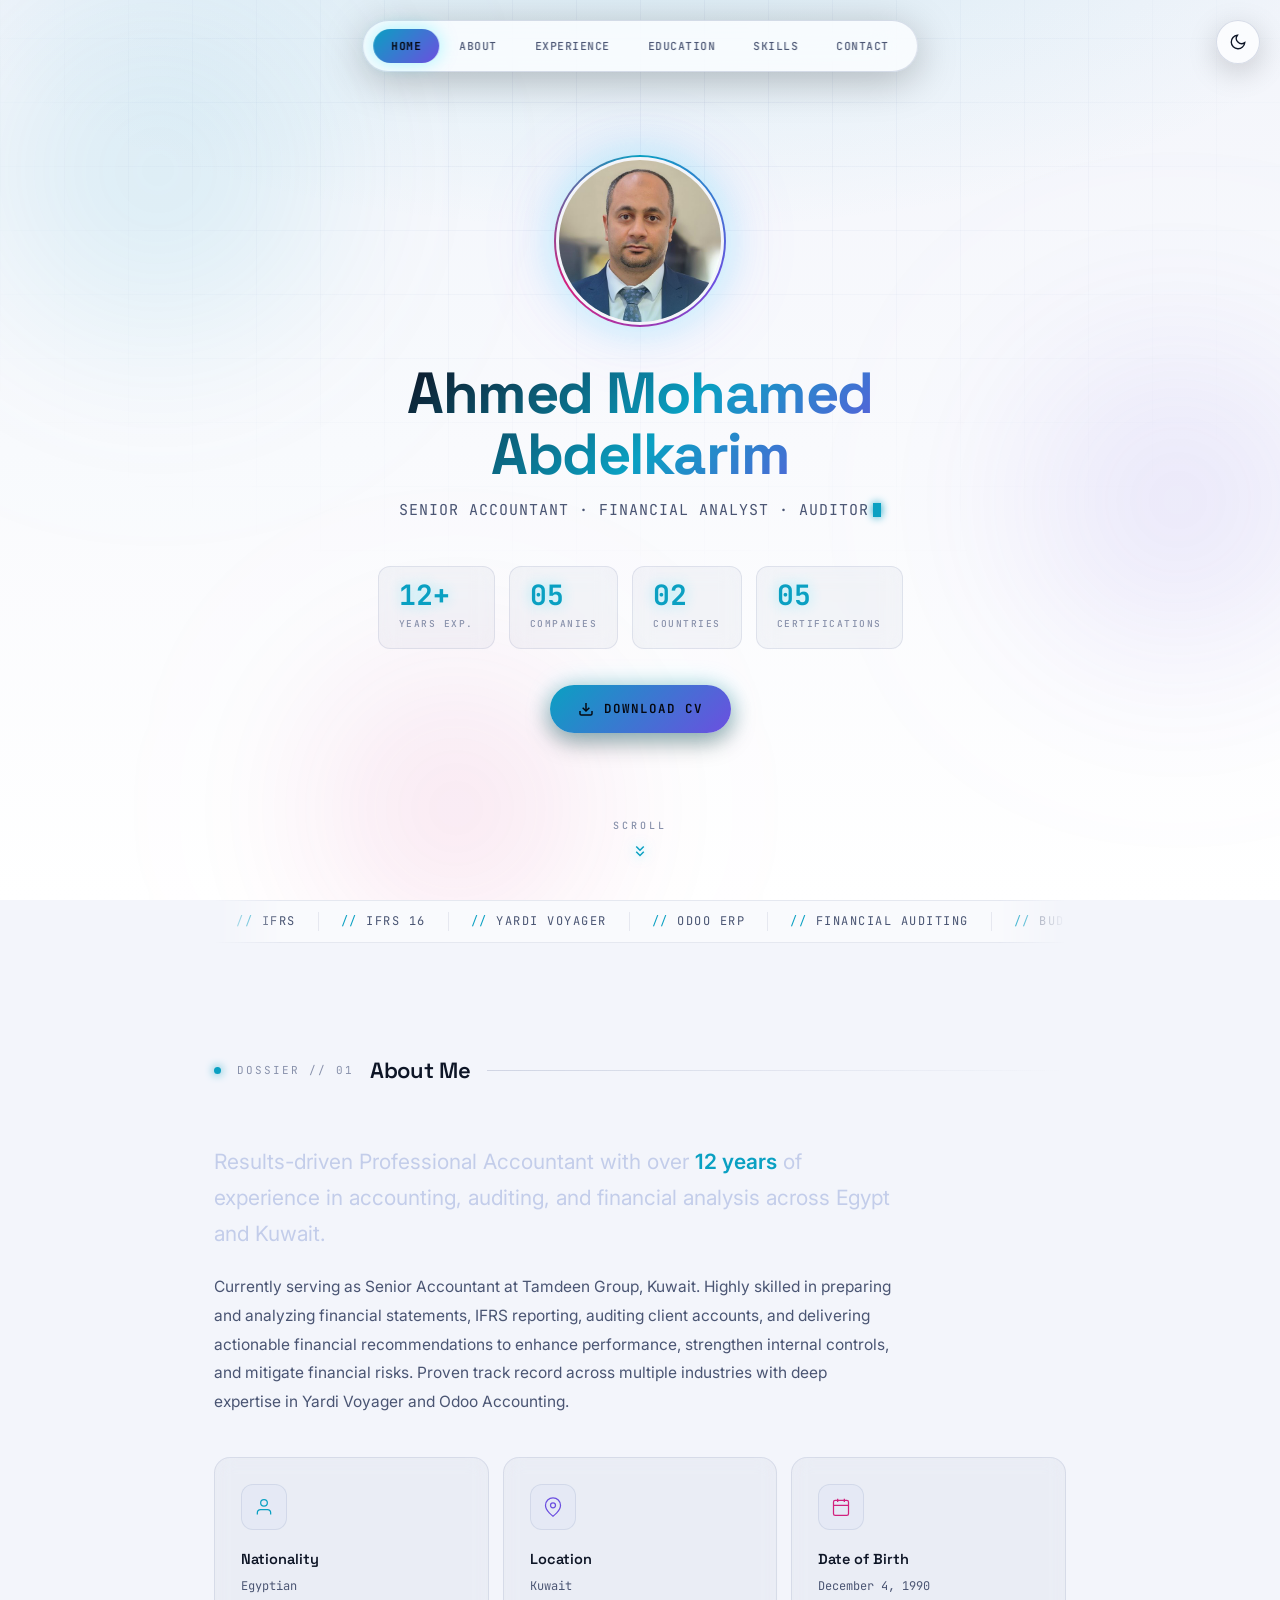
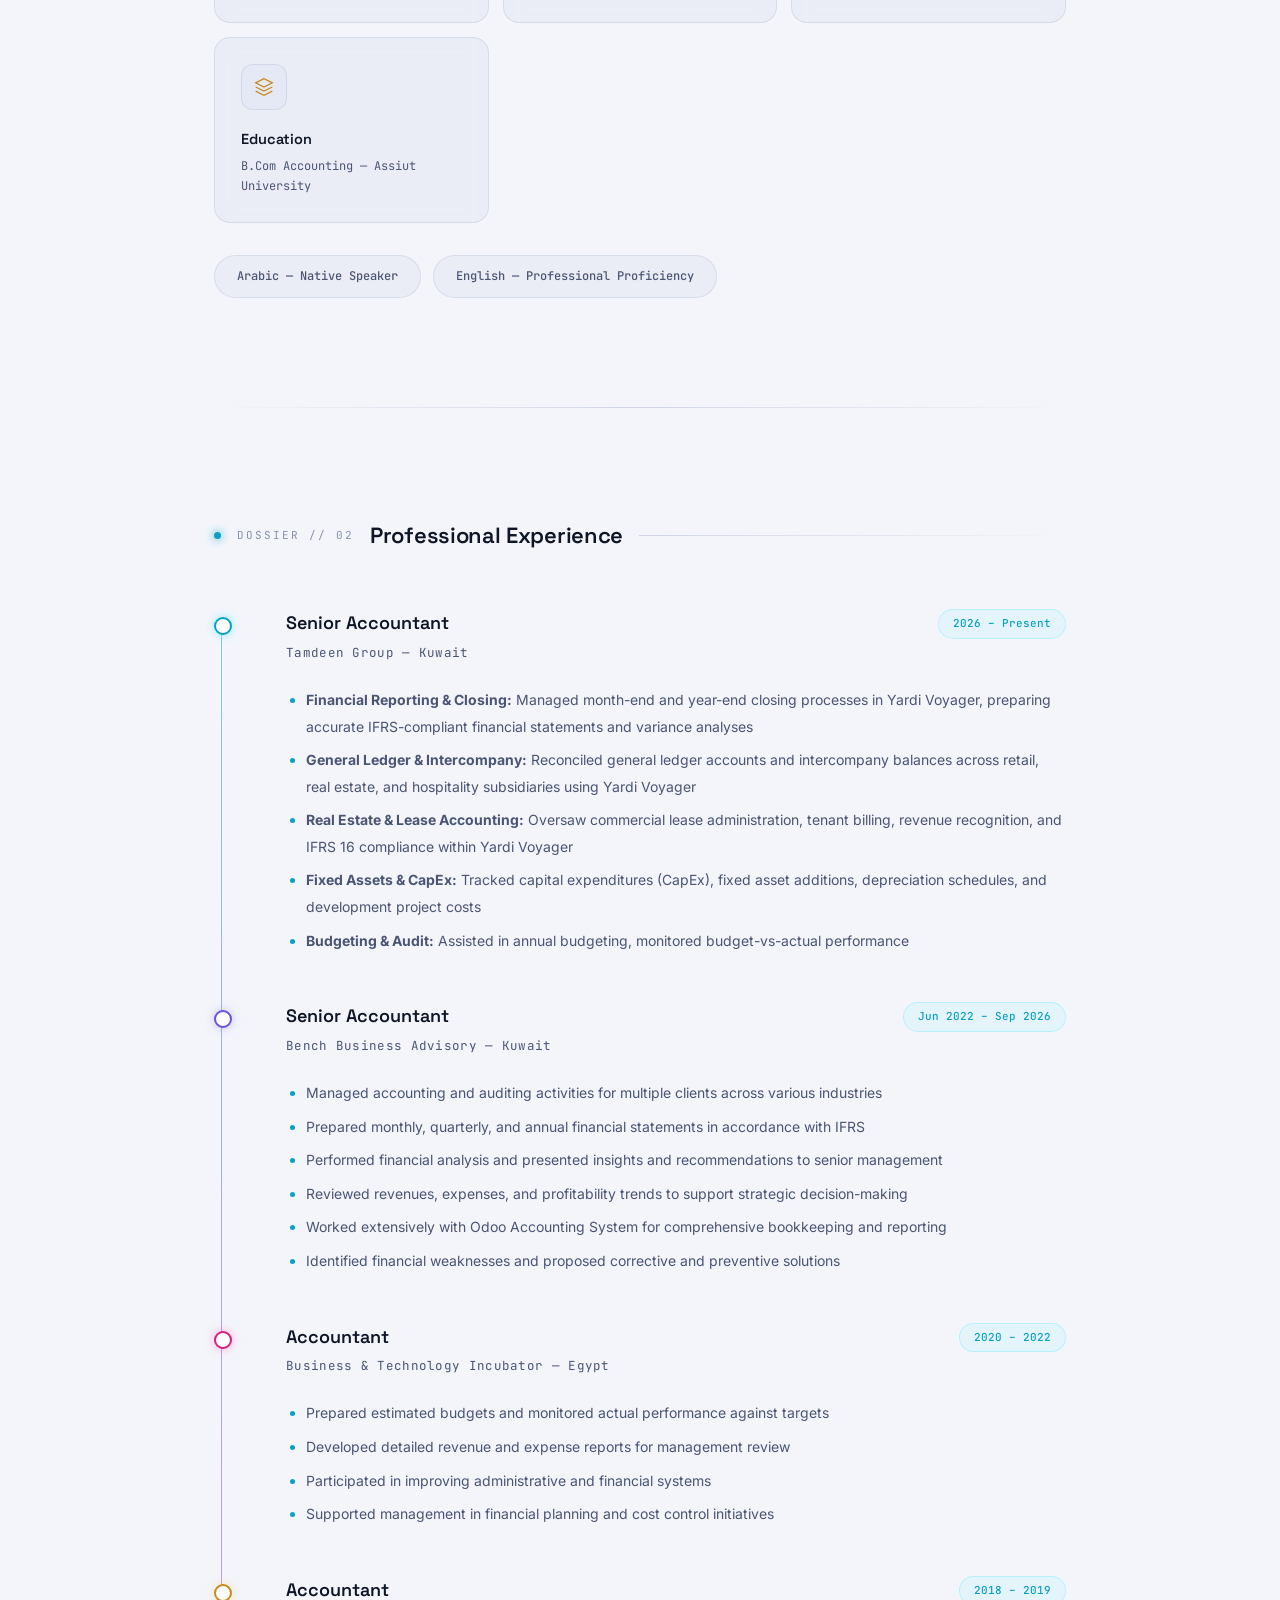
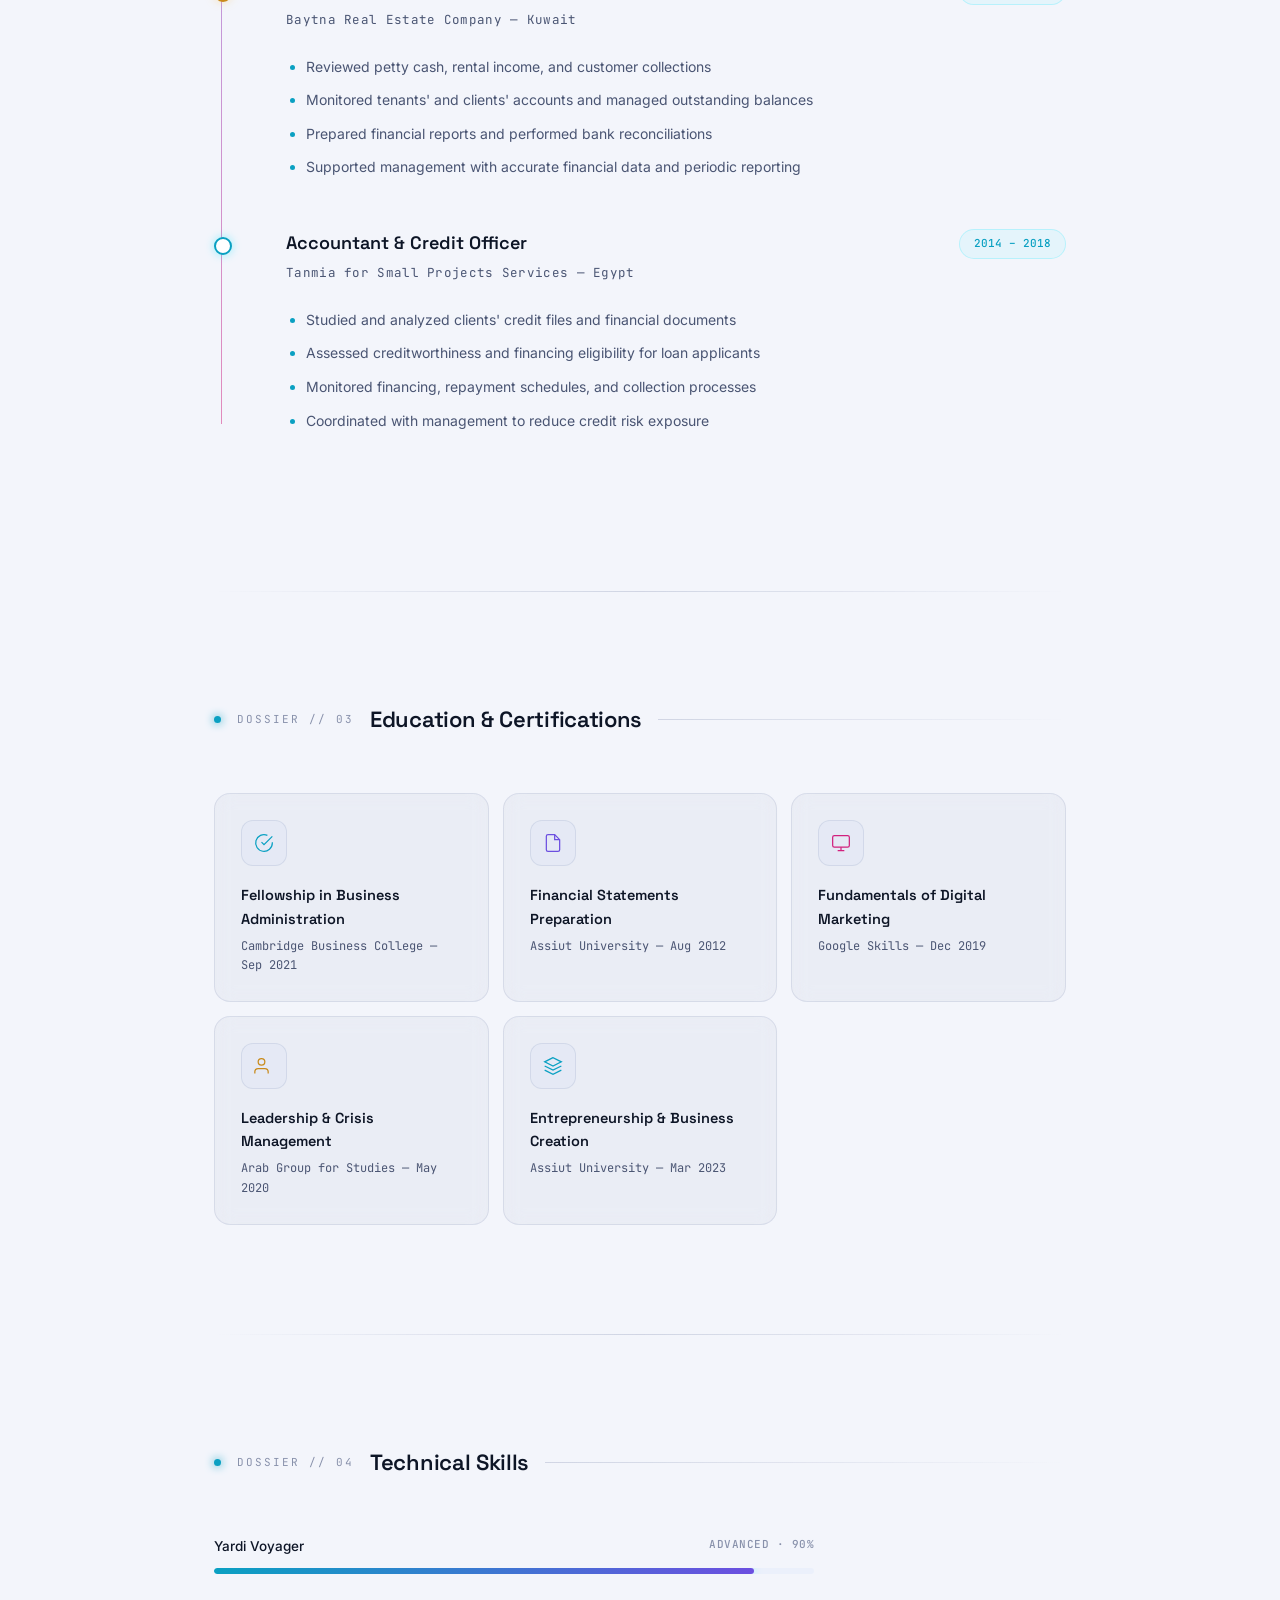
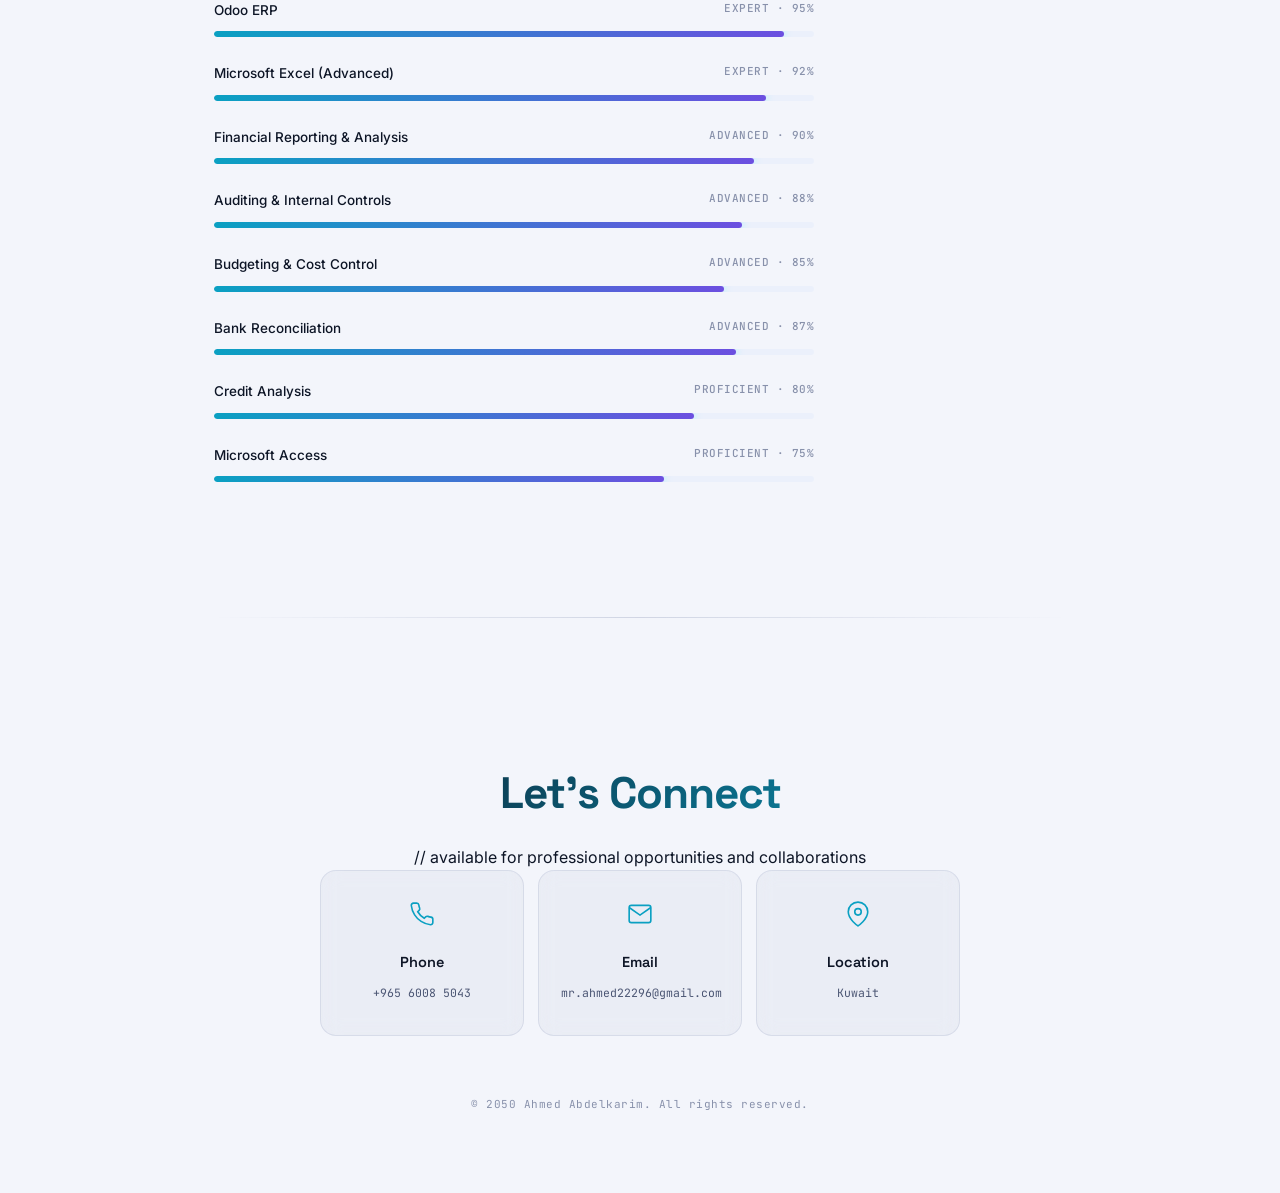
<file: index (6).html>
<!DOCTYPE html>
<html lang="en">
<head>
<meta charset="UTF-8">
<meta name="viewport" content="width=device-width, initial-scale=1.0">
<title>Ahmed Abdelkarim — Senior Accountant</title>
<link rel="preconnect" href="https://fonts.googleapis.com">
<link rel="preconnect" href="https://fonts.gstatic.com" crossorigin>
<link href="https://fonts.googleapis.com/css2?family=Space+Grotesk:wght@500;600;700&family=Inter:wght@300;400;500;600;700&family=JetBrains+Mono:wght@400;500;600;700&display=swap" rel="stylesheet">
<script>try{if(localStorage.getItem('site-theme')==='dark'){document.documentElement.setAttribute('data-theme','dark');}}catch(e){}</script>
<style>
  :root{
    /* ===== Light theme (default) ===== */
    --void:#f3f5fb;
    --void2:#ffffff;
    --panel:rgba(20,30,80,0.035);
    --panel-hover:rgba(20,30,80,0.065);
    --border:rgba(30,50,110,0.16);
    --border-soft:rgba(30,50,110,0.09);
    --cyan:#0aa0c2;
    --violet:#6c4fe0;
    --magenta:#d1217e;
    --gold:#c98a1a;
    --text:#0d1526;
    --text-dim:#4a5573;
    --text-dimmer:#8891ab;
    --nav-bg:rgba(255,255,255,0.72);
    --ticker-bg:rgba(255,255,255,0.5);
    --top-glow:rgba(10,160,194,0.12);
    --grid-line:rgba(30,60,140,0.05);
    --heading-a:#0d1526;
    --blob-blend:multiply;
    --blob-opacity:0.14;
    --font-display:'Space Grotesk', sans-serif;
    --font-body:'Inter', -apple-system, BlinkMacSystemFont, sans-serif;
    --font-mono:'JetBrains Mono', monospace;
  }
  html[data-theme="dark"]{
    --void:#04060d;
    --void2:#080c18;
    --panel:rgba(150,180,255,0.045);
    --panel-hover:rgba(150,180,255,0.08);
    --border:rgba(140,180,255,0.16);
    --border-soft:rgba(140,180,255,0.09);
    --cyan:#00e7ff;
    --violet:#8b6bff;
    --magenta:#ff3fa4;
    --gold:#ffc857;
    --text:#e9f0ff;
    --text-dim:#8b96b8;
    --text-dimmer:#525d80;
    --nav-bg:rgba(10,14,28,0.6);
    --ticker-bg:rgba(10,14,28,0.4);
    --top-glow:#0d1230;
    --grid-line:rgba(140,180,255,0.06);
    --heading-a:#ffffff;
    --blob-blend:screen;
    --blob-opacity:0.35;
  }
  *{margin:0;padding:0;box-sizing:border-box;}
  html{scroll-behavior:smooth;}
  body{
    font-family:var(--font-body);
    background:var(--void);
    color:var(--text);
    line-height:1.6;
    -webkit-font-smoothing:antialiased;
    overflow-x:hidden;
    transition:background 0.4s ease, color 0.4s ease;
  }
  ::selection{background:var(--violet);color:#fff;}

  /* ===== Theme toggle ===== */
  .theme-toggle{position:fixed;top:20px;right:20px;z-index:1001;width:44px;height:44px;
    border-radius:50%;background:var(--nav-bg);border:1px solid var(--border);
    backdrop-filter:blur(20px) saturate(1.4);display:flex;align-items:center;justify-content:center;
    cursor:pointer;color:var(--text);box-shadow:0 8px 30px rgba(0,0,0,0.18);transition:all 0.3s ease;}
  .theme-toggle:hover{border-color:var(--cyan);box-shadow:0 0 20px rgba(10,160,194,0.25), 0 8px 30px rgba(0,0,0,0.18);}
  .theme-toggle svg{width:18px;height:18px;stroke:currentColor;stroke-width:1.8;}
  @media (max-width:480px){.theme-toggle{top:14px;right:14px;width:38px;height:38px;}.theme-toggle svg{width:16px;height:16px;}}

  /* ===== Reduced motion ===== */
  @media (prefers-reduced-motion: reduce){
    *, *::before, *::after{
      animation-duration:0.01ms !important;
      animation-iteration-count:1 !important;
      transition-duration:0.01ms !important;
      scroll-behavior:auto !important;
    }
  }

  /* ===== Animated backdrop ===== */
  .bg-fixed{position:fixed;inset:0;z-index:0;pointer-events:none;overflow:hidden;background:
      radial-gradient(ellipse 100% 60% at 50% -10%, var(--top-glow) 0%, transparent 60%),
      linear-gradient(180deg,var(--void) 0%, var(--void2) 100%);}
  .bg-grid{position:absolute;inset:-10% -10%;
    background-image:linear-gradient(var(--grid-line) 1px, transparent 1px),
      linear-gradient(90deg, var(--grid-line) 1px, transparent 1px);
    background-size:64px 64px;
    mask-image:radial-gradient(ellipse 70% 60% at 50% 20%, #000 0%, transparent 75%);
    -webkit-mask-image:radial-gradient(ellipse 70% 60% at 50% 20%, #000 0%, transparent 75%);
    animation:grid-drift 60s linear infinite;}
  @keyframes grid-drift{from{background-position:0 0,0 0;}to{background-position:64px 128px,64px 128px;}}
  .blob{position:absolute;border-radius:50%;filter:blur(70px);opacity:var(--blob-opacity);mix-blend-mode:var(--blob-blend);}
  .blob-1{width:520px;height:520px;top:-10%;left:-8%;background:radial-gradient(circle,var(--cyan),transparent 70%);animation:drift1 22s ease-in-out infinite;}
  .blob-2{width:460px;height:460px;top:30%;right:-10%;background:radial-gradient(circle,var(--violet),transparent 70%);animation:drift2 26s ease-in-out infinite;}
  .blob-3{width:400px;height:400px;bottom:-12%;left:20%;background:radial-gradient(circle,var(--magenta),transparent 70%);animation:drift3 30s ease-in-out infinite;}
  @keyframes drift1{0%,100%{transform:translate(0,0) scale(1);}50%{transform:translate(80px,60px) scale(1.2);}}
  @keyframes drift2{0%,100%{transform:translate(0,0) scale(1);}50%{transform:translate(-70px,50px) scale(1.15);}}
  @keyframes drift3{0%,100%{transform:translate(0,0) scale(1);}50%{transform:translate(50px,-70px) scale(1.25);}}

  /* ===== Nav ===== */
  .cv-nav{
    position:fixed;top:20px;left:50%;transform:translateX(-50%);z-index:1000;
    background:var(--nav-bg);backdrop-filter:blur(20px) saturate(1.4);
    border:1px solid var(--border);border-radius:50px;
    padding:8px 10px;display:flex;gap:2px;
    box-shadow:0 8px 40px rgba(0,0,0,0.25), inset 0 1px 0 rgba(255,255,255,0.04);
    transition:all 0.3s ease;
  }
  .cv-nav.scrolled{top:12px;padding:6px 8px;}
  .cv-nav button{
    padding:10px 18px;border-radius:40px;border:none;background:transparent;
    font-family:var(--font-mono);font-size:11px;font-weight:500;letter-spacing:0.5px;
    color:var(--text-dim);cursor:pointer;text-transform:uppercase;
    transition:all 0.25s ease;white-space:nowrap;
  }
  .cv-nav button:hover{color:var(--cyan);}
  .cv-nav button.active{background:linear-gradient(135deg,var(--cyan),var(--violet));color:#05070f;font-weight:700;box-shadow:0 0 18px rgba(0,231,255,0.35);}

  /* ===== Ticker ===== */
  .ticker{position:relative;z-index:1;width:100%;overflow:hidden;border-top:1px solid var(--border-soft);border-bottom:1px solid var(--border-soft);
    background:var(--ticker-bg);padding:11px 0;
    mask-image:linear-gradient(90deg, transparent, #000 8%, #000 92%, transparent);
    -webkit-mask-image:linear-gradient(90deg, transparent, #000 8%, #000 92%, transparent);}
  .ticker-track{display:flex;width:max-content;animation:ticker-scroll 34s linear infinite;}
  @keyframes ticker-scroll{from{transform:translateX(0);}to{transform:translateX(-50%);}}
  .ticker-item{font-family:var(--font-mono);font-size:12px;letter-spacing:1.5px;color:var(--text-dim);
    text-transform:uppercase;padding:0 22px;white-space:nowrap;border-right:1px solid var(--border-soft);}
  .ticker-item span{color:var(--cyan);}

  /* ===== Content Wrapper ===== */
  .cv-content{position:relative;z-index:1;max-width:900px;margin:0 auto;padding:0 24px;}

  /* ===== Hero ===== */
  .hero-pro{min-height:100vh;display:flex;flex-direction:column;justify-content:center;align-items:center;text-align:center;position:relative;padding:120px 24px 80px;}
  .holo-ring{width:172px;height:172px;position:relative;margin-bottom:36px;}
  .holo-ring .ring-spin{position:absolute;inset:0;border-radius:50%;
    background:conic-gradient(from 0deg, var(--cyan), var(--violet), var(--magenta), var(--cyan));
    padding:2px;animation:spin-slow 18s linear infinite;
    box-shadow:0 0 40px rgba(0,231,255,0.25), 0 0 80px rgba(139,107,255,0.15);}
  @keyframes spin-slow{from{transform:rotate(0deg);}to{transform:rotate(360deg);}}
  .holo-ring .ring-inner{width:100%;height:100%;border-radius:50%;background:var(--void2);
    display:flex;align-items:center;justify-content:center;overflow:hidden;
    border:3px solid var(--void);position:relative;}
  .holo-ring .ring-inner img{width:100%;height:100%;object-fit:cover;filter:saturate(1.05) contrast(1.03);}
  .holo-ring .ring-inner::after{content:'';position:absolute;inset:0;border-radius:50%;
    background:linear-gradient(180deg, transparent 55%, rgba(0,231,255,0.14) 100%);pointer-events:none;}
  .orbit{position:absolute;inset:-30px;animation:orbit-spin 40s linear infinite;}
  @keyframes orbit-spin{from{transform:rotate(0deg);}to{transform:rotate(360deg);}}
  .orbit-tag{position:absolute;top:50%;left:50%;transform-origin:0 0;font-family:var(--font-mono);
    font-size:9px;letter-spacing:1px;color:var(--cyan);background:rgba(6,10,20,0.85);
    border:1px solid var(--border);padding:4px 8px;border-radius:20px;white-space:nowrap;
    animation:counter-spin 40s linear infinite;box-shadow:0 0 12px rgba(0,231,255,0.2);}
  @keyframes counter-spin{from{transform:rotate(0deg) translate(0,0) rotate(0deg);}to{transform:rotate(-360deg) translate(0,0) rotate(0deg);}}
  .ot-1{transform:rotate(30deg) translate(112px) rotate(-30deg);}
  .ot-2{transform:rotate(150deg) translate(112px) rotate(-150deg);color:var(--violet);}
  .ot-3{transform:rotate(270deg) translate(112px) rotate(-270deg);color:var(--magenta);}

  .hero-pro h1{font-family:var(--font-display);font-size:58px;font-weight:700;margin:0 0 12px;
    letter-spacing:-1.5px;line-height:1.06;
    background:linear-gradient(135deg,var(--heading-a) 0%, var(--cyan) 55%, var(--violet) 100%);
    -webkit-background-clip:text;-webkit-text-fill-color:transparent;background-clip:text;}
  .hero-pro .tagline{font-family:var(--font-mono);font-size:15px;color:var(--text-dim);
    margin-bottom:44px;letter-spacing:1px;text-transform:uppercase;}
  .hero-pro .tagline .cursor{display:inline-block;width:8px;height:14px;background:var(--cyan);
    margin-left:4px;vertical-align:-2px;animation:blink 1.1s steps(1) infinite;box-shadow:0 0 8px var(--cyan);}
  @keyframes blink{0%,49%{opacity:1;}50%,100%{opacity:0;}}

  .hero-stats{display:flex;gap:14px;margin-bottom:36px;flex-wrap:wrap;justify-content:center;}
  .hero-stat{text-align:left;background:var(--panel);border:1px solid var(--border-soft);
    border-radius:12px;padding:14px 20px;backdrop-filter:blur(10px);min-width:104px;}
  .hero-stat .num{font-family:var(--font-mono);font-size:28px;font-weight:700;display:block;line-height:1;color:var(--cyan);text-shadow:0 0 16px rgba(0,231,255,0.4);}
  .hero-stat .label{font-family:var(--font-mono);font-size:9.5px;color:var(--text-dimmer);margin-top:8px;
    text-transform:uppercase;letter-spacing:1.5px;font-weight:500;}

  .btn-download{display:inline-flex;align-items:center;gap:10px;font-family:var(--font-mono);
    font-size:12.5px;font-weight:600;letter-spacing:1px;text-transform:uppercase;color:#05070f;
    background:linear-gradient(135deg,var(--cyan),var(--violet));border:none;border-radius:40px;
    padding:14px 28px;cursor:pointer;text-decoration:none;margin-bottom:52px;
    box-shadow:0 0 24px rgba(0,231,255,0.25), 0 8px 24px rgba(0,0,0,0.4);
    transition:all 0.3s ease;}
  .btn-download:hover{transform:translateY(-3px);box-shadow:0 0 34px rgba(0,231,255,0.4), 0 12px 30px rgba(0,0,0,0.5);}
  .btn-download svg{width:16px;height:16px;stroke:#05070f;stroke-width:2.2;}

  .scroll-hint{position:absolute;bottom:40px;left:50%;transform:translateX(-50%);
    display:flex;flex-direction:column;align-items:center;gap:8px;color:var(--text-dimmer);
    font-family:var(--font-mono);font-size:10px;letter-spacing:3px;font-weight:500;
    animation:bounce 2.5s infinite ease-in-out;}
  @keyframes bounce{0%,20%,50%,80%,100%{transform:translateX(-50%) translateY(0);}40%{transform:translateX(-50%) translateY(-10px);}60%{transform:translateX(-50%) translateY(-5px);}}
  .scroll-hint svg{stroke:var(--cyan);filter:drop-shadow(0 0 6px rgba(0,231,255,0.5));}

  /* ===== Section Styling ===== */
  .section-pro{padding:110px 0;position:relative;}
  .section-pro:not(:last-child)::after{content:'';position:absolute;bottom:0;left:0;right:0;height:1px;
    background:linear-gradient(90deg, transparent, var(--border), transparent);}
  .section-header{display:flex;align-items:center;gap:16px;margin-bottom:56px;}
  .section-header .dot{width:7px;height:7px;border-radius:50%;background:var(--cyan);flex-shrink:0;
    box-shadow:0 0 10px var(--cyan);animation:pulse-dot 2.2s ease-in-out infinite;}
  @keyframes pulse-dot{0%,100%{opacity:1;transform:scale(1);}50%{opacity:0.4;transform:scale(0.7);}}
  .section-header .eyebrow{font-family:var(--font-mono);font-size:11px;color:var(--text-dimmer);letter-spacing:2px;text-transform:uppercase;white-space:nowrap;}
  .section-header h2{font-family:var(--font-display);font-size:22px;font-weight:600;color:var(--text);margin:0;white-space:nowrap;letter-spacing:-0.3px;}
  .section-header .line{flex:1;height:1px;background:linear-gradient(90deg, var(--border), transparent);}

  /* ===== About ===== */
  .about-text{max-width:680px;}
  .about-text .lead{font-size:21px;line-height:1.7;color:#c3cdea;margin-bottom:22px;font-weight:400;}
  .about-text .lead strong{color:var(--cyan);font-weight:600;}
  .about-text .sub{font-size:15.5px;line-height:1.85;color:var(--text-dim);margin-bottom:40px;}

  .cards-grid{display:grid;grid-template-columns:repeat(auto-fill, minmax(230px, 1fr));gap:14px;}
  .info-card{background:var(--panel);border:1px solid var(--border-soft);border-radius:16px;
    padding:26px;transition:all 0.35s cubic-bezier(0.25,0.46,0.45,0.94);position:relative;
    overflow:hidden;backdrop-filter:blur(10px);}
  .info-card::before{content:'';position:absolute;top:0;left:0;right:0;height:2px;
    background:linear-gradient(90deg,var(--cyan),var(--violet));transform:scaleX(0);transform-origin:left;
    transition:transform 0.35s cubic-bezier(0.25,0.46,0.45,0.94);}
  .info-card:hover{transform:translateY(-5px);background:var(--panel-hover);border-color:var(--border);
    box-shadow:0 16px 48px rgba(0,231,255,0.08);}
  .info-card:hover::before{transform:scaleX(1);}
  .info-card .icon-wrap{width:46px;height:46px;border-radius:12px;background:rgba(140,180,255,0.06);
    border:1px solid var(--border-soft);display:flex;align-items:center;justify-content:center;
    margin-bottom:18px;transition:all 0.3s;}
  .info-card .icon-wrap svg{width:20px;height:20px;stroke:var(--cyan);transition:stroke 0.3s;}
  .info-card:nth-child(4n+2) .icon-wrap svg{stroke:var(--violet);}
  .info-card:nth-child(4n+3) .icon-wrap svg{stroke:var(--magenta);}
  .info-card:nth-child(4n+4) .icon-wrap svg{stroke:var(--gold);}
  .info-card:hover .icon-wrap{box-shadow:0 0 16px currentColor;border-color:currentColor;}
  .info-card h4{font-family:var(--font-display);font-size:14.5px;font-weight:600;margin:0 0 6px;color:var(--text);}
  .info-card p{font-family:var(--font-mono);font-size:12px;color:var(--text-dim);margin:0;line-height:1.6;}

  .lang-pills{display:flex;gap:12px;flex-wrap:wrap;margin-top:32px;}
  .lang-pill{padding:11px 22px;border:1px solid var(--border-soft);border-radius:40px;
    font-family:var(--font-mono);font-size:12px;background:var(--panel);color:var(--text-dim);
    font-weight:500;transition:all 0.25s;}
  .lang-pill:hover{border-color:var(--cyan);color:var(--cyan);box-shadow:0 0 14px rgba(0,231,255,0.2);}

  /* ===== Timeline ===== */
  .timeline{position:relative;padding-left:36px;}
  .timeline::before{content:'';position:absolute;left:7px;top:10px;bottom:10px;width:1px;
    background:linear-gradient(180deg,var(--cyan),var(--violet),var(--magenta));opacity:0.5;}
  .timeline-item{position:relative;margin-bottom:48px;padding-left:36px;}
  .timeline-item::before{content:'';position:absolute;left:-36px;top:8px;width:14px;height:14px;
    border-radius:50%;background:var(--void2);border:2.5px solid var(--cyan);z-index:2;
    transition:all 0.3s ease;box-shadow:0 0 10px rgba(0,231,255,0.4);}
  .timeline-item:nth-child(2)::before{border-color:var(--violet);box-shadow:0 0 10px rgba(139,107,255,0.4);}
  .timeline-item:nth-child(3)::before{border-color:var(--magenta);box-shadow:0 0 10px rgba(255,63,164,0.4);}
  .timeline-item:nth-child(4)::before{border-color:var(--gold);box-shadow:0 0 10px rgba(255,200,87,0.4);}
  .timeline-item:hover::before{transform:scale(1.3);}
  .timeline-header{display:flex;justify-content:space-between;align-items:flex-start;margin-bottom:10px;flex-wrap:wrap;gap:10px;}
  .timeline-title{font-family:var(--font-display);font-size:18px;font-weight:600;margin:0;color:var(--text);}
  .timeline-company{font-family:var(--font-mono);font-size:12.5px;color:var(--text-dim);margin:5px 0 14px;letter-spacing:0.3px;}
  .timeline-date{font-family:var(--font-mono);font-size:11px;color:var(--cyan);background:rgba(0,231,255,0.06);
    border:1px solid rgba(0,231,255,0.2);padding:5px 14px;border-radius:20px;font-weight:500;white-space:nowrap;}
  .timeline-desc{color:var(--text-dim);font-size:14px;line-height:1.9;}
  .timeline-desc ul{margin:0;padding-left:20px;}
  .timeline-desc li{margin-bottom:7px;}
  .timeline-desc li::marker{color:var(--cyan);}

  /* ===== Skills ===== */
  .skill-bar{margin-bottom:26px;}
  .skill-bar-header{display:flex;justify-content:space-between;margin-bottom:10px;font-size:13.5px;}
  .skill-bar-header span:first-child{font-weight:500;color:var(--text);}
  .skill-bar-header span:last-child{font-family:var(--font-mono);color:var(--text-dimmer);font-weight:500;font-size:11px;letter-spacing:0.5px;}
  .skill-bar-track{height:6px;background:rgba(140,180,255,0.07);border-radius:3px;overflow:hidden;}
  .skill-bar-fill{height:100%;background:linear-gradient(90deg,var(--cyan),var(--violet));border-radius:3px;
    width:0;transition:width 1.3s cubic-bezier(0.25,0.46,0.45,0.94);box-shadow:0 0 10px rgba(0,231,255,0.4);}

  /* ===== Contact ===== */
  .contact-section{text-align:center;padding:140px 24px 80px;}
  .contact-section h2{font-family:var(--font-display);font-size:44px;font-weight:700;margin:0 0 16px;
    letter-spacing:-1px;background:linear-gradient(135deg,var(--heading-a), var(--cyan));-webkit-background-clip:text;-webkit-text-fill-color:transparent;}
  .contact-section>p{font-family:var(--font-mono);font-size:14px;color:var(--text-dim);margin-bottom:48px;letter-spacing:0.3px;}
  .contact-grid{display:grid;grid-template-columns:repeat(auto-fill, minmax(200px, 1fr));gap:14px;max-width:640px;margin:0 auto 48px;}
  .contact-card{padding:30px 22px;border:1px solid var(--border-soft);border-radius:16px;background:var(--panel);
    cursor:pointer;transition:all 0.35s ease;text-decoration:none;color:inherit;display:block;backdrop-filter:blur(10px);}
  .contact-card:hover{background:var(--panel-hover);border-color:var(--cyan);transform:translateY(-4px);
    box-shadow:0 16px 40px rgba(0,231,255,0.15);}
  .contact-card svg{width:26px;height:26px;margin-bottom:16px;stroke:var(--cyan);transition:all 0.35s;
    filter:drop-shadow(0 0 0 transparent);}
  .contact-card:hover svg{filter:drop-shadow(0 0 8px rgba(0,231,255,0.6));}
  .contact-card h4{font-family:var(--font-display);font-size:14.5px;font-weight:600;margin:0 0 5px;color:var(--text);}
  .contact-card span{font-family:var(--font-mono);font-size:11.5px;color:var(--text-dim);}
  .footer-note{font-family:var(--font-mono);font-size:11px;color:var(--text-dimmer);margin-top:60px;letter-spacing:0.5px;}

  /* ===== Scroll Reveal ===== */
  .reveal{opacity:0;transform:translateY(40px);transition:all 0.7s cubic-bezier(0.25,0.46,0.45,0.94);}
  .reveal.visible{opacity:1;transform:translateY(0);}

  :focus-visible{outline:2px solid var(--cyan);outline-offset:3px;border-radius:4px;}

  /* ===== Responsive ===== */
  @media (max-width:768px){
    .hero-pro h1{font-size:36px;letter-spacing:-0.8px;}
    .hero-stats{gap:10px;}
    .hero-stat{padding:11px 14px;min-width:80px;}
    .hero-stat .num{font-size:22px;}
    .section-pro{padding:64px 0;}
    .contact-section h2{font-size:32px;}
    .cv-nav{padding:6px 8px;gap:1px;max-width:92vw;overflow-x:auto;}
    .cv-nav button{padding:8px 12px;font-size:10px;}
    .timeline-header{flex-direction:column;}
    .cards-grid{grid-template-columns:1fr;}
    .holo-ring{width:140px;height:140px;}
    .orbit-tag{font-size:8px;}
  }
  @media (max-width:480px){
    .hero-pro h1{font-size:28px;}
    .hero-pro .tagline{font-size:12px;}
  }
</style>
</head>
<body>

<div class="bg-fixed">
  <div class="bg-grid"></div>
  <div class="blob blob-1"></div>
  <div class="blob blob-2"></div>
  <div class="blob blob-3"></div>
</div>

<button class="theme-toggle" id="themeToggle" aria-label="Toggle theme"></button>

<!-- Sticky Navigation -->
<nav class="cv-nav" id="mainNav">
  <button onclick="scrollToSec('hero')" class="active" id="nav-hero">Home</button>
  <button onclick="scrollToSec('about')" id="nav-about">About</button>
  <button onclick="scrollToSec('exp')" id="nav-exp">Experience</button>
  <button onclick="scrollToSec('certs')" id="nav-certs">Education</button>
  <button onclick="scrollToSec('skills')" id="nav-skills">Skills</button>
  <button onclick="scrollToSec('contact')" id="nav-contact">Contact</button>
</nav>

<div class="cv-content">

  <!-- ========== HERO ========== -->
  <section class="hero-pro" id="hero">
    <div class="holo-ring">
      <div class="ring-spin"><div class="ring-inner"><img src="[data-uri]" alt="Ahmed Mohamed Abdelkarim"></div></div>
      <div class="orbit">
      </div>
    </div>
    <h1>Ahmed Mohamed<br>Abdelkarim</h1>
    <p class="tagline">Senior Accountant · Financial Analyst · Auditor<span class="cursor"></span></p>
    <div class="hero-stats">
      <div class="hero-stat"><span class="num">12+</span><span class="label">Years Exp.</span></div>
      <div class="hero-stat"><span class="num">05</span><span class="label">Companies</span></div>
      <div class="hero-stat"><span class="num">02</span><span class="label">Countries</span></div>
      <div class="hero-stat"><span class="num">05</span><span class="label">Certifications</span></div>
    </div>
    <a href="[data-uri]" download="Ahmed_Abdelkarim_CV.pdf" class="btn-download">
      <svg viewBox="0 0 24 24" fill="none" stroke="currentColor"><path d="M21 15v4a2 2 0 0 1-2 2H5a2 2 0 0 1-2-2v-4"/><polyline points="7 10 12 15 17 10"/><line x1="12" y1="15" x2="12" y2="3"/></svg>
      Download CV
    </a>
    <div class="scroll-hint">
      <span>SCROLL</span>
      <svg width="18" height="18" viewBox="0 0 24 24" fill="none" stroke="currentColor" stroke-width="2">
        <path d="M7 13l5 5 5-5M7 6l5 5 5-5"/>
      </svg>
    </div>
  </section>

  <!-- ========== TICKER ========== -->
  <div class="ticker">
    <div class="ticker-track" id="tickerTrack"></div>
  </div>

  <!-- ========== ABOUT ========== -->
  <section class="section-pro" id="about">
    <div class="section-header reveal"><span class="dot"></span><span class="eyebrow">DOSSIER // 01</span><h2>About Me</h2><div class="line"></div></div>

    <div class="about-text reveal">
      <p class="lead">
        Results-driven Professional Accountant with over <strong>12 years</strong> of experience in accounting, auditing, and financial analysis across Egypt and Kuwait.
      </p>
      <p class="sub">
        Currently serving as Senior Accountant at Tamdeen Group, Kuwait. Highly skilled in preparing and analyzing financial statements, IFRS reporting, auditing client accounts, and delivering actionable financial recommendations to enhance performance, strengthen internal controls, and mitigate financial risks. Proven track record across multiple industries with deep expertise in Yardi Voyager and Odoo Accounting.
      </p>
    </div>

    <div class="cards-grid reveal">
      <div class="info-card">
        <div class="icon-wrap"><svg viewBox="0 0 24 24" fill="none" stroke="currentColor" stroke-width="1.5"><path d="M20 21v-2a4 4 0 0 0-4-4H8a4 4 0 0 0-4 4v2"/><circle cx="12" cy="7" r="4"/></svg></div>
        <h4>Nationality</h4><p>Egyptian</p>
      </div>
      <div class="info-card">
        <div class="icon-wrap"><svg viewBox="0 0 24 24" fill="none" stroke="currentColor" stroke-width="1.5"><path d="M21 10c0 7-9 13-9 13s-9-6-9-13a9 9 0 0 1 18 0z"/><circle cx="12" cy="10" r="3"/></svg></div>
        <h4>Location</h4><p>Kuwait</p>
      </div>
      <div class="info-card">
        <div class="icon-wrap"><svg viewBox="0 0 24 24" fill="none" stroke="currentColor" stroke-width="1.5"><rect x="3" y="4" width="18" height="18" rx="2"/><line x1="16" y1="2" x2="16" y2="6"/><line x1="8" y1="2" x2="8" y2="6"/><line x1="3" y1="10" x2="21" y2="10"/></svg></div>
        <h4>Date of Birth</h4><p>December 4, 1990</p>
      </div>
      <div class="info-card">
        <div class="icon-wrap"><svg viewBox="0 0 24 24" fill="none" stroke="currentColor" stroke-width="1.5"><path d="M12 2L2 7l10 5 10-5-10-5z"/><path d="M2 17l10 5 10-5"/><path d="M2 12l10 5 10-5"/></svg></div>
        <h4>Education</h4><p>B.Com Accounting — Assiut University</p>
      </div>
    </div>

    <div class="lang-pills reveal">
      <span class="lang-pill">Arabic — Native Speaker</span>
      <span class="lang-pill">English — Professional Proficiency</span>
    </div>
  </section>

  <!-- ========== EXPERIENCE ========== -->
  <section class="section-pro" id="exp">
    <div class="section-header reveal"><span class="dot"></span><span class="eyebrow">DOSSIER // 02</span><h2>Professional Experience</h2><div class="line"></div></div>

    <div class="timeline">
      <div class="timeline-item reveal">
        <div class="timeline-header">
          <div><h3 class="timeline-title">Senior Accountant</h3><div class="timeline-company">Tamdeen Group — Kuwait</div></div>
          <span class="timeline-date">2026 – Present</span>
        </div>
        <div class="timeline-desc"><ul>
          <li><strong>Financial Reporting & Closing:</strong> Managed month-end and year-end closing processes in Yardi Voyager, preparing accurate IFRS-compliant financial statements and variance analyses</li>
          <li><strong>General Ledger & Intercompany:</strong> Reconciled general ledger accounts and intercompany balances across retail, real estate, and hospitality subsidiaries using Yardi Voyager</li>
          <li><strong>Real Estate & Lease Accounting:</strong> Oversaw commercial lease administration, tenant billing, revenue recognition, and IFRS 16 compliance within Yardi Voyager</li>
          <li><strong>Fixed Assets & CapEx:</strong> Tracked capital expenditures (CapEx), fixed asset additions, depreciation schedules, and development project costs</li>
          <li><strong>Budgeting & Audit:</strong> Assisted in annual budgeting, monitored budget-vs-actual performance</li>
        </ul></div>
      </div>

      <div class="timeline-item reveal">
        <div class="timeline-header">
          <div><h3 class="timeline-title">Senior Accountant</h3><div class="timeline-company">Bench Business Advisory — Kuwait</div></div>
          <span class="timeline-date">Jun 2022 – Sep 2026</span>
        </div>
        <div class="timeline-desc"><ul>
          <li>Managed accounting and auditing activities for multiple clients across various industries</li>
          <li>Prepared monthly, quarterly, and annual financial statements in accordance with IFRS</li>
          <li>Performed financial analysis and presented insights and recommendations to senior management</li>
          <li>Reviewed revenues, expenses, and profitability trends to support strategic decision-making</li>
          <li>Worked extensively with Odoo Accounting System for comprehensive bookkeeping and reporting</li>
          <li>Identified financial weaknesses and proposed corrective and preventive solutions</li>
        </ul></div>
      </div>

      <div class="timeline-item reveal">
        <div class="timeline-header">
          <div><h3 class="timeline-title">Accountant</h3><div class="timeline-company">Business & Technology Incubator — Egypt</div></div>
          <span class="timeline-date">2020 – 2022</span>
        </div>
        <div class="timeline-desc"><ul>
          <li>Prepared estimated budgets and monitored actual performance against targets</li>
          <li>Developed detailed revenue and expense reports for management review</li>
          <li>Participated in improving administrative and financial systems</li>
          <li>Supported management in financial planning and cost control initiatives</li>
        </ul></div>
      </div>

      <div class="timeline-item reveal">
        <div class="timeline-header">
          <div><h3 class="timeline-title">Accountant</h3><div class="timeline-company">Baytna Real Estate Company — Kuwait</div></div>
          <span class="timeline-date">2018 – 2019</span>
        </div>
        <div class="timeline-desc"><ul>
          <li>Reviewed petty cash, rental income, and customer collections</li>
          <li>Monitored tenants' and clients' accounts and managed outstanding balances</li>
          <li>Prepared financial reports and performed bank reconciliations</li>
          <li>Supported management with accurate financial data and periodic reporting</li>
        </ul></div>
      </div>

      <div class="timeline-item reveal">
        <div class="timeline-header">
          <div><h3 class="timeline-title">Accountant & Credit Officer</h3><div class="timeline-company">Tanmia for Small Projects Services — Egypt</div></div>
          <span class="timeline-date">2014 – 2018</span>
        </div>
        <div class="timeline-desc"><ul>
          <li>Studied and analyzed clients' credit files and financial documents</li>
          <li>Assessed creditworthiness and financing eligibility for loan applicants</li>
          <li>Monitored financing, repayment schedules, and collection processes</li>
          <li>Coordinated with management to reduce credit risk exposure</li>
        </ul></div>
      </div>
    </div>
  </section>

  <!-- ========== EDUCATION & CERTS ========== -->
  <section class="section-pro" id="certs">
    <div class="section-header reveal"><span class="dot"></span><span class="eyebrow">DOSSIER // 03</span><h2>Education & Certifications</h2><div class="line"></div></div>

    <div class="cards-grid reveal">
      <div class="info-card">
        <div class="icon-wrap"><svg viewBox="0 0 24 24" fill="none" stroke="currentColor" stroke-width="1.5"><path d="M22 11.08V12a10 10 0 1 1-5.93-9.14"/><polyline points="22 4 12 14.01 9 11.01"/></svg></div>
        <h4>Fellowship in Business Administration</h4><p>Cambridge Business College — Sep 2021</p>
      </div>
      <div class="info-card">
        <div class="icon-wrap"><svg viewBox="0 0 24 24" fill="none" stroke="currentColor" stroke-width="1.5"><path d="M14 2H6a2 2 0 0 0-2 2v16a2 2 0 0 0 2 2h12a2 2 0 0 0 2-2V8z"/><polyline points="14 2 14 8 20 8"/></svg></div>
        <h4>Financial Statements Preparation</h4><p>Assiut University — Aug 2012</p>
      </div>
      <div class="info-card">
        <div class="icon-wrap"><svg viewBox="0 0 24 24" fill="none" stroke="currentColor" stroke-width="1.5"><rect x="2" y="3" width="20" height="14" rx="2"/><line x1="8" y1="21" x2="16" y2="21"/><line x1="12" y1="17" x2="12" y2="21"/></svg></div>
        <h4>Fundamentals of Digital Marketing</h4><p>Google Skills — Dec 2019</p>
      </div>
      <div class="info-card">
        <div class="icon-wrap"><svg viewBox="0 0 24 24" fill="none" stroke="currentColor" stroke-width="1.5"><path d="M17 21v-2a4 4 0 0 0-4-4H5a4 4 0 0 0-4 4v2"/><circle cx="9" cy="7" r="4"/></svg></div>
        <h4>Leadership & Crisis Management</h4><p>Arab Group for Studies — May 2020</p>
      </div>
      <div class="info-card">
        <div class="icon-wrap"><svg viewBox="0 0 24 24" fill="none" stroke="currentColor" stroke-width="1.5"><path d="M12 2L2 7l10 5 10-5-10-5z"/><path d="M2 17l10 5 10-5"/><path d="M2 12l10 5 10-5"/></svg></div>
        <h4>Entrepreneurship & Business Creation</h4><p>Assiut University — Mar 2023</p>
      </div>
    </div>
  </section>

  <!-- ========== SKILLS ========== -->
  <section class="section-pro" id="skills">
    <div class="section-header reveal"><span class="dot"></span><span class="eyebrow">DOSSIER // 04</span><h2>Technical Skills</h2><div class="line"></div></div>

    <div style="max-width:600px;" class="reveal">
      <div class="skill-bar"><div class="skill-bar-header"><span>Yardi Voyager</span><span>ADVANCED · 90%</span></div><div class="skill-bar-track"><div class="skill-bar-fill" data-width="90%"></div></div></div>
      <div class="skill-bar"><div class="skill-bar-header"><span>Odoo ERP</span><span>EXPERT · 95%</span></div><div class="skill-bar-track"><div class="skill-bar-fill" data-width="95%"></div></div></div>
      <div class="skill-bar"><div class="skill-bar-header"><span>Microsoft Excel (Advanced)</span><span>EXPERT · 92%</span></div><div class="skill-bar-track"><div class="skill-bar-fill" data-width="92%"></div></div></div>
      <div class="skill-bar"><div class="skill-bar-header"><span>Financial Reporting & Analysis</span><span>ADVANCED · 90%</span></div><div class="skill-bar-track"><div class="skill-bar-fill" data-width="90%"></div></div></div>
      <div class="skill-bar"><div class="skill-bar-header"><span>Auditing & Internal Controls</span><span>ADVANCED · 88%</span></div><div class="skill-bar-track"><div class="skill-bar-fill" data-width="88%"></div></div></div>
      <div class="skill-bar"><div class="skill-bar-header"><span>Budgeting & Cost Control</span><span>ADVANCED · 85%</span></div><div class="skill-bar-track"><div class="skill-bar-fill" data-width="85%"></div></div></div>
      <div class="skill-bar"><div class="skill-bar-header"><span>Bank Reconciliation</span><span>ADVANCED · 87%</span></div><div class="skill-bar-track"><div class="skill-bar-fill" data-width="87%"></div></div></div>
      <div class="skill-bar"><div class="skill-bar-header"><span>Credit Analysis</span><span>PROFICIENT · 80%</span></div><div class="skill-bar-track"><div class="skill-bar-fill" data-width="80%"></div></div></div>
      <div class="skill-bar"><div class="skill-bar-header"><span>Microsoft Access</span><span>PROFICIENT · 75%</span></div><div class="skill-bar-track"><div class="skill-bar-fill" data-width="75%"></div></div></div>
    </div>
  </section>

  <!-- ========== CONTACT ========== -->
  <section class="contact-section" id="contact">
    <div class="reveal">
      <h2>Let's Connect</h2>
      <p>// available for professional opportunities and collaborations</p>

      <div class="contact-grid">
        <a href="tel:+96560085043" class="contact-card">
          <svg viewBox="0 0 24 24" fill="none" stroke="currentColor" stroke-width="1.5"><path d="M22 16.92v3a2 2 0 0 1-2.18 2 19.79 19.79 0 0 1-8.63-3.07 19.5 19.5 0 0 1-6-6 19.79 19.79 0 0 1-3.07-8.67A2 2 0 0 1 4.11 2h3a2 2 0 0 1 2 1.72c.127.96.361 1.903.7 2.81a2 2 0 0 1-.45 2.11L8.09 9.91a16 16 0 0 0 6 6l1.27-1.27a2 2 0 0 1 2.11-.45c.907.339 1.85.573 2.81.7A2 2 0 0 1 22 16.92z"/></svg>
          <h4>Phone</h4><span>+965 6008 5043</span>
        </a>
        <a href="mailto:mr.ahmed22296@gmail.com" class="contact-card">
          <svg viewBox="0 0 24 24" fill="none" stroke="currentColor" stroke-width="1.5"><path d="M4 4h16c1.1 0 2 .9 2 2v12c0 1.1-.9 2-2 2H4c-1.1 0-2-.9-2-2V6c0-1.1.9-2 2-2z"/><polyline points="22,6 12,13 2,6"/></svg>
          <h4>Email</h4><span>mr.ahmed22296@gmail.com</span>
        </a>
        <a href="#" class="contact-card" onclick="alert('Location: Kuwait'); return false;">
          <svg viewBox="0 0 24 24" fill="none" stroke="currentColor" stroke-width="1.5"><path d="M21 10c0 7-9 13-9 13s-9-6-9-13a9 9 0 0 1 18 0z"/><circle cx="12" cy="10" r="3"/></svg>
          <h4>Location</h4><span>Kuwait</span>
        </a>
      </div>

      <p class="footer-note">© 2050 Ahmed Abdelkarim. All rights reserved.</p>
    </div>
  </section>

</div>

<script>
  // ===== Ticker content =====
  const tickerTerms = ['IFRS','IFRS 16','YARDI VOYAGER','ODOO ERP','FINANCIAL AUDITING','BUDGET CONTROL','BANK RECONCILIATION','CREDIT ANALYSIS','COST CONTROL','MS EXCEL ADVANCED','INTERNAL CONTROLS','FINANCIAL REPORTING'];
  const tickerTrack = document.getElementById('tickerTrack');
  const buildTicker = () => tickerTerms.map(t => `<span class="ticker-item"><span>//</span> ${t}</span>`).join('');
  tickerTrack.innerHTML = buildTicker() + buildTicker();

  // ===== Scroll Reveal Animation =====
  const reveals = document.querySelectorAll('.reveal');
  const revealObserver = new IntersectionObserver((entries) => {
    entries.forEach(entry => {
      if (entry.isIntersecting) {
        entry.target.classList.add('visible');
        entry.target.querySelectorAll('.skill-bar-fill').forEach(bar => {
          bar.style.width = bar.dataset.width;
        });
      }
    });
  }, { threshold: 0.12, rootMargin: '0px 0px -40px 0px' });
  reveals.forEach(el => revealObserver.observe(el));

  // ===== Nav Active State on Scroll =====
  const sections = ['hero','about','exp','certs','skills','contact'];
  const navObserver = new IntersectionObserver((entries) => {
    entries.forEach(entry => {
      if (entry.isIntersecting) {
        document.querySelectorAll('.cv-nav button').forEach(b => b.classList.remove('active'));
        const btn = document.getElementById('nav-' + entry.target.id);
        if (btn) btn.classList.add('active');
      }
    });
  }, { threshold: 0.25 });
  sections.forEach(id => {
    const el = document.getElementById(id);
    if (el) navObserver.observe(el);
  });

  // ===== Smooth Scroll =====
  function scrollToSec(id) {
    document.getElementById(id).scrollIntoView({ behavior: 'smooth' });
  }

  // ===== Nav shrink on scroll =====
  const nav = document.getElementById('mainNav');
  window.addEventListener('scroll', () => {
    if (window.scrollY > 100) nav.classList.add('scrolled');
    else nav.classList.remove('scrolled');
  });

  // ===== Theme toggle =====
  const root = document.documentElement;
  const themeBtn = document.getElementById('themeToggle');
  const sunSVG = '<svg viewBox="0 0 24 24" fill="none" stroke="currentColor" stroke-width="1.8"><circle cx="12" cy="12" r="4"/><path d="M12 2v2M12 20v2M4.93 4.93l1.41 1.41M17.66 17.66l1.41 1.41M2 12h2M20 12h2M4.93 19.07l1.41-1.41M17.66 6.34l1.41-1.41"/></svg>';
  const moonSVG = '<svg viewBox="0 0 24 24" fill="none" stroke="currentColor" stroke-width="1.8"><path d="M21 12.79A9 9 0 1 1 11.21 3 7 7 0 0 0 21 12.79z"/></svg>';
  function syncThemeIcon(){
    const isDark = root.getAttribute('data-theme') === 'dark';
    themeBtn.innerHTML = isDark ? sunSVG : moonSVG;
    themeBtn.setAttribute('aria-label', isDark ? 'Switch to light mode' : 'Switch to dark mode');
  }
  syncThemeIcon();
  themeBtn.addEventListener('click', () => {
    const isDark = root.getAttribute('data-theme') === 'dark';
    if (isDark) {
      root.removeAttribute('data-theme');
      try { localStorage.setItem('site-theme', 'light'); } catch(e) {}
    } else {
      root.setAttribute('data-theme', 'dark');
      try { localStorage.setItem('site-theme', 'dark'); } catch(e) {}
    }
    syncThemeIcon();
  });
</script>

</body>
</html>
</file>
